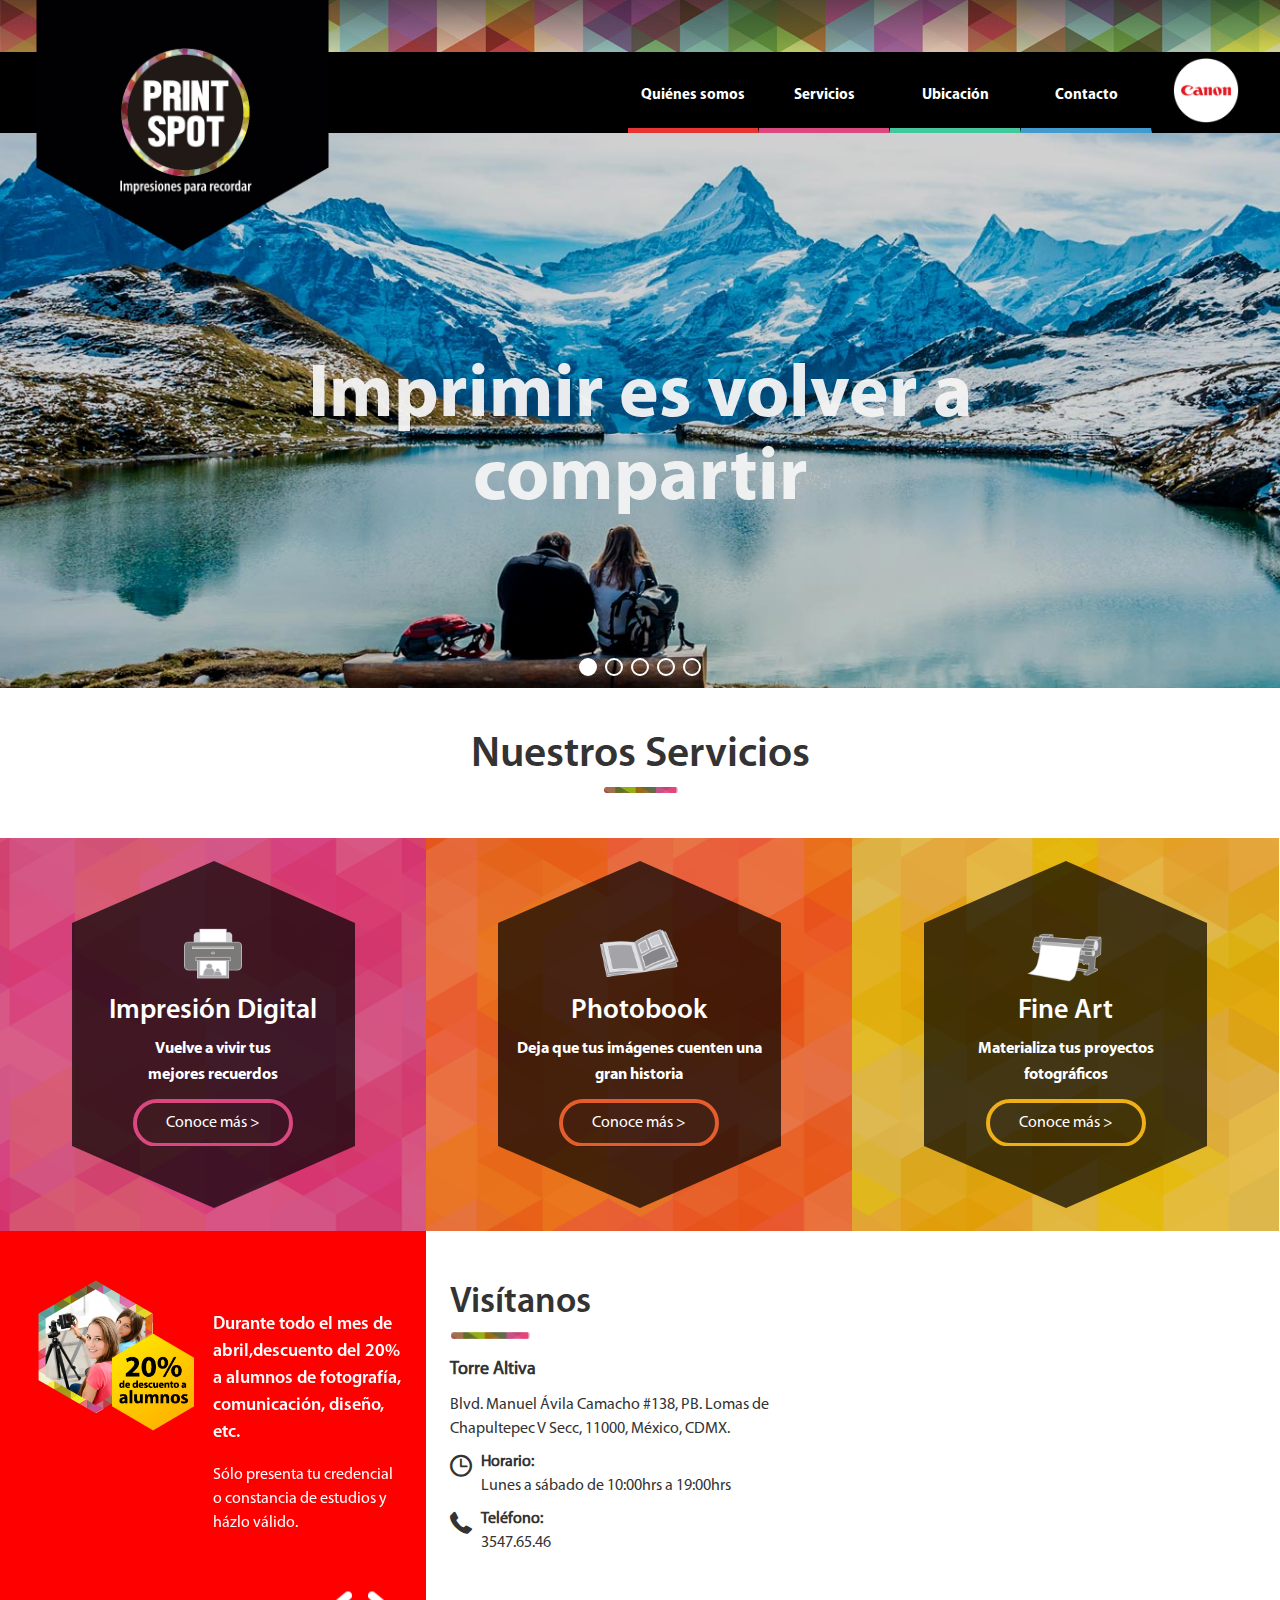
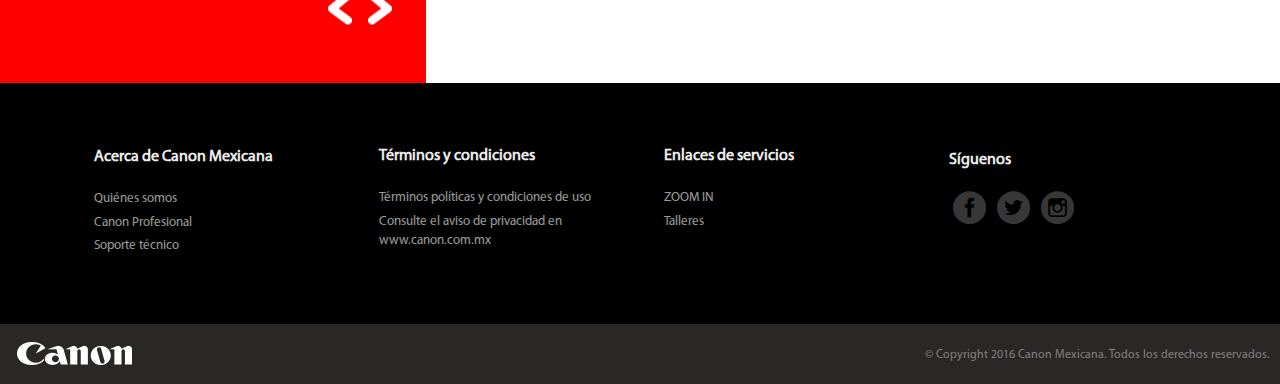
<file: index.html>
<!DOCTYPE html>
<html lang="es">
<head>
	<meta charset="UTF-8">
	<title>Print Spot | Canon</title>
	<link rel="stylesheet" href="style.css">
  <meta name="viewport" content="width=device-width, initial-scale=1.0">
  <link rel="icon" href="favicon.ico" type="image/x-icon"/>
<link rel="shortcut icon" href="favicon.ico" type="image/x-icon"/>


<script>

  (function(i,s,o,g,r,a,m){i['GoogleAnalyticsObject']=r;i[r]=i[r]||function(){

  (i[r].q=i[r].q||[]).push(arguments)},i[r].l=1*new Date();a=s.createElement(o),

  m=s.getElementsByTagName(o)[0];a.async=1;a.src=g;m.parentNode.insertBefore(a,m)

  })(window,document,'script','//www.google-analytics.com/analytics.js','ga');

 

  ga('create', 'UA-75109657-1', 'auto');

ga('require', 'displayfeatures');

  ga('send', 'pageview');

 </script>
</head>
<body>
 
<nav>
    <div class="nav-wrapper">
      <a href="" class=""><img src="assets/images/logo.png" alt="Print Spot Canon"></a>
      <a href="http://www.canon.com.mx"  target="_blank" class=""><img src="assets/images/logoCanon.png" alt="Print Spot Canon"></a>
      <a href="#" data-activates="mobile-demo" class="button-collapse"><i class="material-icons">menu</i></a>
      <ul class="menu-lg right hide-on-med-and-down">
        <li>
         <a class="full" href="quienes-somos.html">
           <img src="assets/images/btn-1.png" alt="">
           Quiénes somos
          </a>
        </li>
        <li>

         <a class='full dropdown-button' href='#' data-activates='dropdown1'>
          <img src="assets/images/btn-2.png" alt="">
         Servicios</a>

            <!-- Dropdown Structure -->
            <ul id='dropdown1' class='dropdown-content'>
              <li><a href="impresion-digital.html">Impresión Digital</a></li>
              <li><a href="photobook.html">Photobook</a></li>
              <li><a href="fine-art.html">Fine Art</a></li>
              <li><a href="digitalizacion-films.html">Digitalización</a></li>
            </ul>

        </li>
        <li>
         <a class="full" href="ubicacion.html">
           <img src="assets/images/btn-3.png" alt="">Ubicación
          </a>
        </li>
         <li>
         <a class="full" href="contacto.html">
           <img src="assets/images/btn-4.png" alt="">Contacto
          </a>
        </li>

        
      </ul>

      <ul class="side-nav" id="mobile-demo">
       <li><span></span><a href="quienes-somos.html">Quiénes somos</a></li>
        <li class="no-padding">
        <ul class="collapsible collapsible-accordion">
          <li>
            <a class="collapsible-header"> <i class="material-icons">keyboard_arrow_right</i>Servicios
            </a>
            <div class="collapsible-body">
              <ul>
                <li><a href="impresion-digital.html">Impresión Digital</a></li>
                <li><a href="photobook.html">Photobook</a></li>
                <li><a href="fine-art.html">Fine Art</a></li>
                <li><a href="digitalizacion-films.html">Digitalización</a></li>
              </ul>
            </div>
          </li>
        </ul>
      </li>
        <li><span></span><a href="ubicacion.html">Ubicación</a></li>
        <li><span></span><a href="contacto.html">Contacto</a></li>
      </ul>
    </div>
  </nav>


   <div class="slider">
    <ul class="slides">
      <li>
          <img src="assets/images/bgEyecatcher.jpg"> <!-- random image -->
        <div class="caption center-align">
          <h3>Imprimir es volver a compartir</h3>
          
        </div>
      </li>
        <li>
          <img src="assets/images/bgEyecatcherTwo.jpg"> <!-- random image -->
        <div class="caption center-align">
          <h3>Imprimir es volver a recordar</h3>
          
        </div>
      </li>
       <li>
          <img src="assets/images/bgEyecatcherThree.jpg"> <!-- random image -->
        <div class="caption center-align">
          <h3>Imprimir es volver a nacer</h3>
          
        </div>
      </li>
       <li>
          <img src="assets/images/bgEyecatcherFour.jpg"> <!-- random image -->
        <div class="caption center-align">
          <h3>Imprimir es volver a sentir</h3>
          
        </div>
      </li>
       <li>
          <img class="lgImg" src="assets/images/bgEyecatcherFive.jpg"> <!-- random image -->
          <img class="smImg" src="assets/images/bgEyecatcherFiveSmall.jpg"> <!-- random image -->
        <div class="caption center-align">
          <h3>Imprimir es volver a viajar</h3>
          
        </div>
      </li>
    

    </ul>
  </div>
      



<section class="service">
  <h2>Nuestros Servicios</h2>
  <img src="assets/images/plecaTitle.png" alt="Canon servicios de impresión">
</section>  
<section class="services">
  <article>
  <div class="text" id="hexagon"> 
     <img src="assets/images/iconHome1.png" alt="">
      <h3>Impresión Digital</h3>
      <p>Vuelve a vivir tus <br> mejores recuerdos</p>
      <button class="btnpink" onclick="window.location='impresion-digital.html';">
        Conoce más >
      </button>
    </div>   
  </article>
   <article>
   <div class="text" id="hexagon"> 
      <img src="assets/images/iconHome2.png" alt="">
    <h3>Photobook</h3>
    <p> Deja que tus imágenes cuenten una gran historia</p>
    <button class="btnoranges" onclick="window.location='photobook.html';">
      Conoce más >
    </button>
    </div>
  </article>
   <article>
   <div class="text" id="hexagon"> 
      <img src="assets/images/iconHome3.png" alt="">
    <h3>Fine Art</h3>
    <p>Materializa tus proyectos  fotográficos</p>
    <button class="btnyew" onclick="window.location='fine-art.html';">
      Conoce más >
    </button>
    </div>
  </article>
  
  
  
  
  
  
  <article id="demo">
      <div class="container">
        <div class="row">
          <div class="span12">

            <div id="owl-demo" class="owl-carousel">
            
            
              <div>
              <div class="img-promoss"><img src="assets/images/servicios/promo-1.png"></div>
              <div class="txt-promoss">
              <strong>Durante todo el mes de abril,descuento del 20% a alumnos de fotografía, comunicación, diseño, etc.</strong>  
              <p>Sólo presenta tu credencial o constancia de estudios y házlo válido.</p></div>
              </div>

              
               <div>
              <div class="img-promoss"><img src="assets/images/servicios/promo-2.png"></div>
              <div class="txt-promoss">
              <strong>Durante todo el mes de abril, descuento del 25% a socios Zoom iN.</strong>
              <p>Presenta tu credencial.</p> 
              </div>
              </div>
              
              
                 <div>
              <div class="img-promoss"><img src="assets/images/servicios/promo-3.png"></div>
              <div class="txt-promoss">
              <strong>Durante todo el mes de abril, descuento del 30% a socios CPS.</strong>
              <p>Presenta tu credencial.</p> 
              </div>
              </div>
              
        
              <div>
              <div class="img-promoss"><img src="assets/images/servicios/promo-4.png"></div>
              <div class="txt-promoss">
              <strong>Promociones especiales directamente en Print Spot</strong> 
              <p>¡visítanos y descúbrelas!</p>
              </div>
              </div>
              
           </div>
          </div>
          
        </div>
      </div>
  </article>
 <article>
 
 
 
 
 
 
 
 
 <div class="text">
  <h3>Visítanos</h3>
  <img src="assets/images/plecaTitle.png" alt="Canon servicios de impresión">
  <ul>
    <li>Torre Altiva</li>
    <li>Blvd. Manuel Ávila Camacho #138, PB.
               Lomas de Chapultepec V Secc, 11000, México, CDMX.</li>
    <li><span class="flaticon-clock"></span> <b>Horario:</b><br>
      Lunes a sábado de 10:00hrs a 19:00hrs</li>
    <li><span class="flaticon-technology"></span><b>Teléfono:</b><br>
     3547.65.46</li>
  </ul>
  </div>
 </article>
 <article>
  <iframe src="https://www.google.com/maps/embed?pb=!1m18!1m12!1m3!1d3762.522159748652!2d-99.21180123430263!3d19.433041457819435!2m3!1f0!2f0!3f0!3m2!1i1024!2i768!4f13.1!3m3!1m2!1s0x85d2021f0ff0a0fd%3A0xc3d186509777347d!2sCanon+Mexicana%2C+S.+de+R.L.+de+C.V.!5e0!3m2!1ses!2smx!4v1457544588915" width="100%" height="380px" frameborder="0" style="border:0" allowfullscreen></iframe>
 </article> 
</section>
<footer>
 <div class="wrapper-footer">
  <article>
  <ul class="collapsible popout" data-collapsible="accordion">
    <li>
      <div class="collapsible-header">Acerca de Canon Mexicana<i class="material-icons">add_box</i></div>
      <div class="collapsible-body">
        <p><a href="quienes-somos.html">Quiénes somos</a></p>
        <p><a href="http://www.canon.com.mx/cpsmexico/cps_que_es.aspx" target="_blank">Canon Profesional</a></p>
        <p><a href="http://www.canon.com.mx/servicio.aspx" target="_blank">Soporte técnico</a></p>
        
      </div>
    </li>
  </ul>
  </article>
  <article>
  <ul class="collapsible popout" data-collapsible="accordion">
    <li>
      <div class="collapsible-header">Términos y condiciones<i class="material-icons">add_box</i></div>
      <div class="collapsible-body">
        <p><a href="terminos.html">Términos políticas y condiciones de uso</a></p>
        <p><a href="http://www.canon.com.mx/" target="_blank">Consulte el aviso de privacidad en www.canon.com.mx</a></p>
      </div>  
    </li>
  </ul>
  </article>
   <article>
   <ul class="collapsible popout" data-collapsible="accordion">
    <li>
      <div class="collapsible-header">Enlaces de servicios<i class="material-icons">add_box</i></div>
      <div class="collapsible-body">
       <p><a href="http://www.canonzoomin.com/"  target="_blank">ZOOM IN</a></p>
       <p><a href="http://www.canon.com.mx/cursos.aspx"  target="_blank">Talleres</a></p>
      </div>
    </li>
    </ul>
  </article>
   <article>
   <ul class="collapsible popout" data-collapsible="accordion">
    <li>
     <p>
       <span class="follow">Síguenos</span>
       <a href="https://es-la.facebook.com/canonmexicana" target="_blank" class="social flaticon-social"></a>
       <a href="https://twitter.com/canonmexicana?lang=es" target="_blank" class="social flaticon-social-media"></a>
       <a href="https://www.instagram.com/canonmexicana/?hl=es" target="_blank" class="social flaticon-social-media-1"></a>
     </p>
    </li>
    </ul>
  </article>

 </div> 
  <article>
  <div class="wrapper-footerEnds">
     <img src="assets/images/log.png" alt="">
      <p>© Copyright 2016 Canon Mexicana. <br> Todos los derechos reservados.</p>
    </div>  
  </article>
</footer>   
</body>
<script type="text/javascript" src="https://code.jquery.com/jquery-2.1.1.min.js"></script>
<script type="text/javascript" src="assets/js/owl.carousel.js"></script>
<script type="text/javascript" src="assets/js/bin/materialize.js"></script>
<script src="assets/js/main.js"></script>

    <script>
    $(document).ready(function() {
      $("#owl-demo").owlCarousel({
        autoPlay : 3000,
        stopOnHover : true,
        navigation:true,
        paginationSpeed : 1000,
        goToFirstSpeed : 2000,
        singleItem : true,
        autoHeight : true,
        transitionStyle:"fade"
      });
    });
    </script>
</html>
</file>
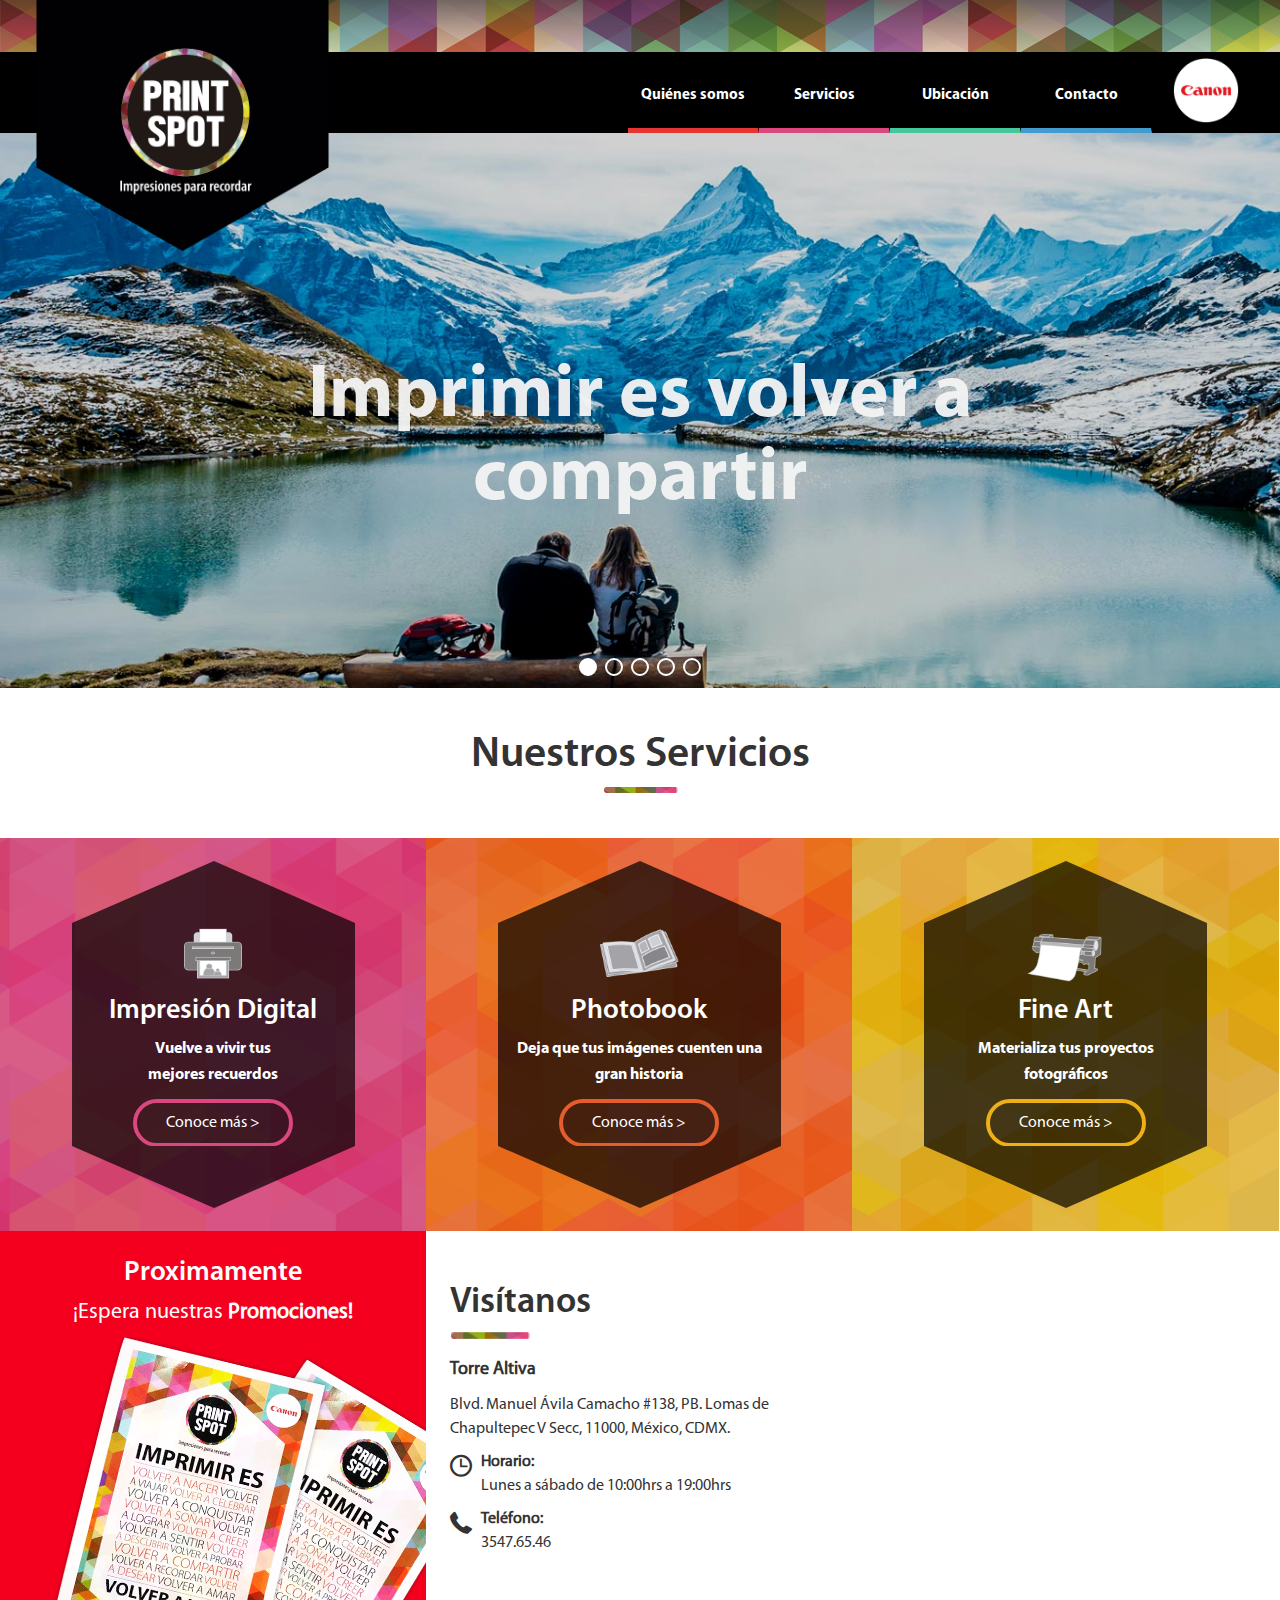
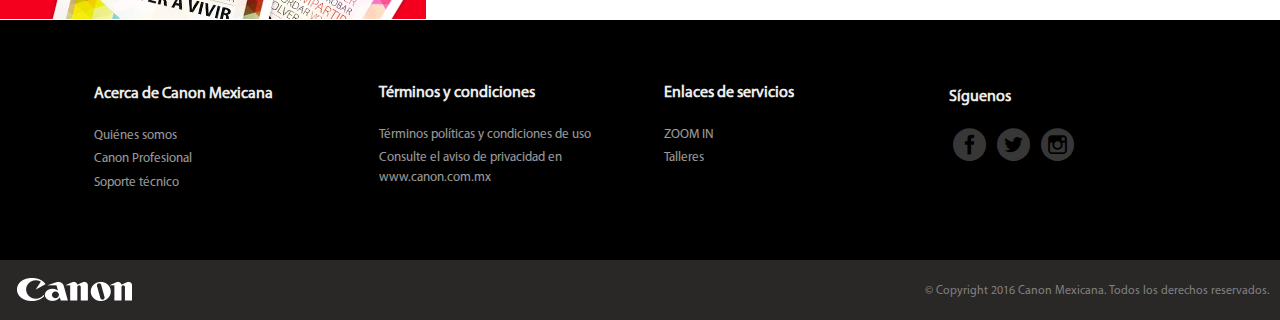
<file: backup/index.html>
<!DOCTYPE html>
<html lang="es">
<head>
	<meta charset="UTF-8">
	<title>Print Spot | Canon</title>
	<link rel="stylesheet" href="style.css">
  <meta name="viewport" content="width=device-width, initial-scale=1.0">
  <link rel="icon" href="favicon.ico" type="image/x-icon"/>
<link rel="shortcut icon" href="favicon.ico" type="image/x-icon"/>


<script>

  (function(i,s,o,g,r,a,m){i['GoogleAnalyticsObject']=r;i[r]=i[r]||function(){

  (i[r].q=i[r].q||[]).push(arguments)},i[r].l=1*new Date();a=s.createElement(o),

  m=s.getElementsByTagName(o)[0];a.async=1;a.src=g;m.parentNode.insertBefore(a,m)

  })(window,document,'script','//www.google-analytics.com/analytics.js','ga');

 

  ga('create', 'UA-75109657-1', 'auto');

ga('require', 'displayfeatures');

  ga('send', 'pageview');

 </script>
</head>
<body>
 
<nav>
    <div class="nav-wrapper">
      <a href="" class=""><img src="assets/images/logo.png" alt="Print Spot Canon"></a>
      <a href="http://www.canon.com.mx"  target="_blank" class=""><img src="assets/images/logoCanon.png" alt="Print Spot Canon"></a>
      <a href="#" data-activates="mobile-demo" class="button-collapse"><i class="material-icons">menu</i></a>
      <ul class="menu-lg right hide-on-med-and-down">
        <li>
         <a class="full" href="quienes-somos.html">
           <img src="assets/images/btn-1.png" alt="">
           Quiénes somos
          </a>
        </li>
        <li>

         <a class='full dropdown-button' href='#' data-activates='dropdown1'>
          <img src="assets/images/btn-2.png" alt="">
         Servicios</a>

            <!-- Dropdown Structure -->
            <ul id='dropdown1' class='dropdown-content'>
              <li><a href="impresion-digital.html">Impresión Digital</a></li>
              <li><a href="photobook.html">Photobook</a></li>
              <li><a href="fine-art.html">Fine Art</a></li>
              <li><a href="digitalizacion-films.html">Digitalización</a></li>
            </ul>

        </li>
        <li>
         <a class="full" href="ubicacion.html">
           <img src="assets/images/btn-3.png" alt="">Ubicación
          </a>
        </li>
         <li>
         <a class="full" href="contacto.html">
           <img src="assets/images/btn-4.png" alt="">Contacto
          </a>
        </li>

        
      </ul>

      <ul class="side-nav" id="mobile-demo">
       <li><span></span><a href="quienes-somos.html">Quiénes somos</a></li>
        <li class="no-padding">
        <ul class="collapsible collapsible-accordion">
          <li>
            <a class="collapsible-header"> <i class="material-icons">keyboard_arrow_right</i>Servicios
            </a>
            <div class="collapsible-body">
              <ul>
                <li><a href="impresion-digital.html">Impresión Digital</a></li>
                <li><a href="photobook.html">Photobook</a></li>
                <li><a href="fine-art.html">Fine Art</a></li>
                <li><a href="digitalizacion-films.html">Digitalización</a></li>
              </ul>
            </div>
          </li>
        </ul>
      </li>
        <li><span></span><a href="ubicacion.html">Ubicación</a></li>
        <li><span></span><a href="contacto.html">Contacto</a></li>
      </ul>
    </div>
  </nav>


   <div class="slider">
    <ul class="slides">
      <li>
          <img src="assets/images/bgEyecatcher.jpg"> <!-- random image -->
        <div class="caption center-align">
          <h3>Imprimir es volver a compartir</h3>
          
        </div>
      </li>
        <li>
          <img src="assets/images/bgEyecatcherTwo.jpg"> <!-- random image -->
        <div class="caption center-align">
          <h3>Imprimir es volver a recordar</h3>
          
        </div>
      </li>
       <li>
          <img src="assets/images/bgEyecatcherThree.jpg"> <!-- random image -->
        <div class="caption center-align">
          <h3>Imprimir es volver a nacer</h3>
          
        </div>
      </li>
       <li>
          <img src="assets/images/bgEyecatcherFour.jpg"> <!-- random image -->
        <div class="caption center-align">
          <h3>Imprimir es volver a sentir</h3>
          
        </div>
      </li>
       <li>
          <img class="lgImg" src="assets/images/bgEyecatcherFive.jpg"> <!-- random image -->
          <img class="smImg" src="assets/images/bgEyecatcherFiveSmall.jpg"> <!-- random image -->
        <div class="caption center-align">
          <h3>Imprimir es volver a viajar</h3>
          
        </div>
      </li>
    

    </ul>
  </div>
      



<section class="service">
  <h2>Nuestros Servicios</h2>
  <img src="assets/images/plecaTitle.png" alt="Canon servicios de impresión">
</section>  
<section class="services">
  <article>
  <div class="text" id="hexagon"> 
     <img src="assets/images/iconHome1.png" alt="">
      <h3>Impresión Digital</h3>
      <p>Vuelve a vivir tus <br> mejores recuerdos</p>
      <button class="btnpink" onclick="window.location='impresion-digital.html';">
        Conoce más >
      </button>
    </div>   
  </article>
   <article>
   <div class="text" id="hexagon"> 
      <img src="assets/images/iconHome2.png" alt="">
    <h3>Photobook</h3>
    <p> Deja que tus imágenes cuenten una gran historia</p>
    <button class="btnoranges" onclick="window.location='photobook.html';">
      Conoce más >
    </button>
    </div>
  </article>
   <article>
   <div class="text" id="hexagon"> 
      <img src="assets/images/iconHome3.png" alt="">
    <h3>Fine Art</h3>
    <p>Materializa tus proyectos  fotográficos</p>
    <button class="btnyew" onclick="window.location='fine-art.html';">
      Conoce más >
    </button>
    </div>
  </article>
  <article>
  <div class="text">
    <a href="#">
    <h3>Proximamente</h3>
    <h4>
      ¡Espera nuestras  
      <b>Promociones!
     
      </b> 
    </h4>
    <img src="assets/images/tickets.png" alt="">
   </a>
   </div> 
  </article>
 <article>
 <div class="text">
  <h3>Visítanos</h3>
  <img src="assets/images/plecaTitle.png" alt="Canon servicios de impresión">
  <ul>
    <li>Torre Altiva</li>
    <li>Blvd. Manuel Ávila Camacho #138, PB.
               Lomas de Chapultepec V Secc, 11000, México, CDMX.</li>
    <li><span class="flaticon-clock"></span> <b>Horario:</b><br>
      Lunes a sábado de 10:00hrs a 19:00hrs</li>
    <li><span class="flaticon-technology"></span><b>Teléfono:</b><br>
     3547.65.46</li>
  </ul>
  </div>
 </article>
 <article>
  <iframe src="https://www.google.com/maps/embed?pb=!1m18!1m12!1m3!1d3762.522159748652!2d-99.21180123430263!3d19.433041457819435!2m3!1f0!2f0!3f0!3m2!1i1024!2i768!4f13.1!3m3!1m2!1s0x85d2021f0ff0a0fd%3A0xc3d186509777347d!2sCanon+Mexicana%2C+S.+de+R.L.+de+C.V.!5e0!3m2!1ses!2smx!4v1457544588915" width="100%" height="380px" frameborder="0" style="border:0" allowfullscreen></iframe>
 </article> 
</section>
<footer>
 <div class="wrapper-footer">
  <article>
  <ul class="collapsible popout" data-collapsible="accordion">
    <li>
      <div class="collapsible-header">Acerca de Canon Mexicana<i class="material-icons">add_box</i></div>
      <div class="collapsible-body">
        <p><a href="quienes-somos.html">Quiénes somos</a></p>
        <p><a href="http://www.canon.com.mx/cpsmexico/cps_que_es.aspx" target="_blank">Canon Profesional</a></p>
        <p><a href="http://www.canon.com.mx/servicio.aspx" target="_blank">Soporte técnico</a></p>
        
      </div>
    </li>
  </ul>
  </article>
  <article>
  <ul class="collapsible popout" data-collapsible="accordion">
    <li>
      <div class="collapsible-header">Términos y condiciones<i class="material-icons">add_box</i></div>
      <div class="collapsible-body">
        <p><a href="terminos.html">Términos políticas y condiciones de uso</a></p>
        <p><a href="http://www.canon.com.mx/" target="_blank">Consulte el aviso de privacidad en www.canon.com.mx</a></p>
      </div>  
    </li>
  </ul>
  </article>
   <article>
   <ul class="collapsible popout" data-collapsible="accordion">
    <li>
      <div class="collapsible-header">Enlaces de servicios<i class="material-icons">add_box</i></div>
      <div class="collapsible-body">
       <p><a href="http://www.canonzoomin.com/"  target="_blank">ZOOM IN</a></p>
       <p><a href="http://www.canon.com.mx/cursos.aspx"  target="_blank">Talleres</a></p>
      </div>
    </li>
    </ul>
  </article>
   <article>
   <ul class="collapsible popout" data-collapsible="accordion">
    <li>
     <p>
       <span class="follow">Síguenos</span>
       <a href="https://es-la.facebook.com/canonmexicana" target="_blank" class="social flaticon-social"></a>
       <a href="https://twitter.com/canonmexicana?lang=es" target="_blank" class="social flaticon-social-media"></a>
       <a href="https://www.instagram.com/canonmexicana/?hl=es" target="_blank" class="social flaticon-social-media-1"></a>
     </p>
    </li>
    </ul>
  </article>

 </div> 
  <article>
  <div class="wrapper-footerEnds">
     <img src="assets/images/log.png" alt="">
      <p>© Copyright 2016 Canon Mexicana. <br> Todos los derechos reservados.</p>
    </div>  
  </article>
</footer>   
</body>
<script type="text/javascript" src="https://code.jquery.com/jquery-2.1.1.min.js"></script>
<script type="text/javascript" src="assets/js/bin/materialize.js"></script>
<script src="assets/js/main.js"></script>
</html>
</file>
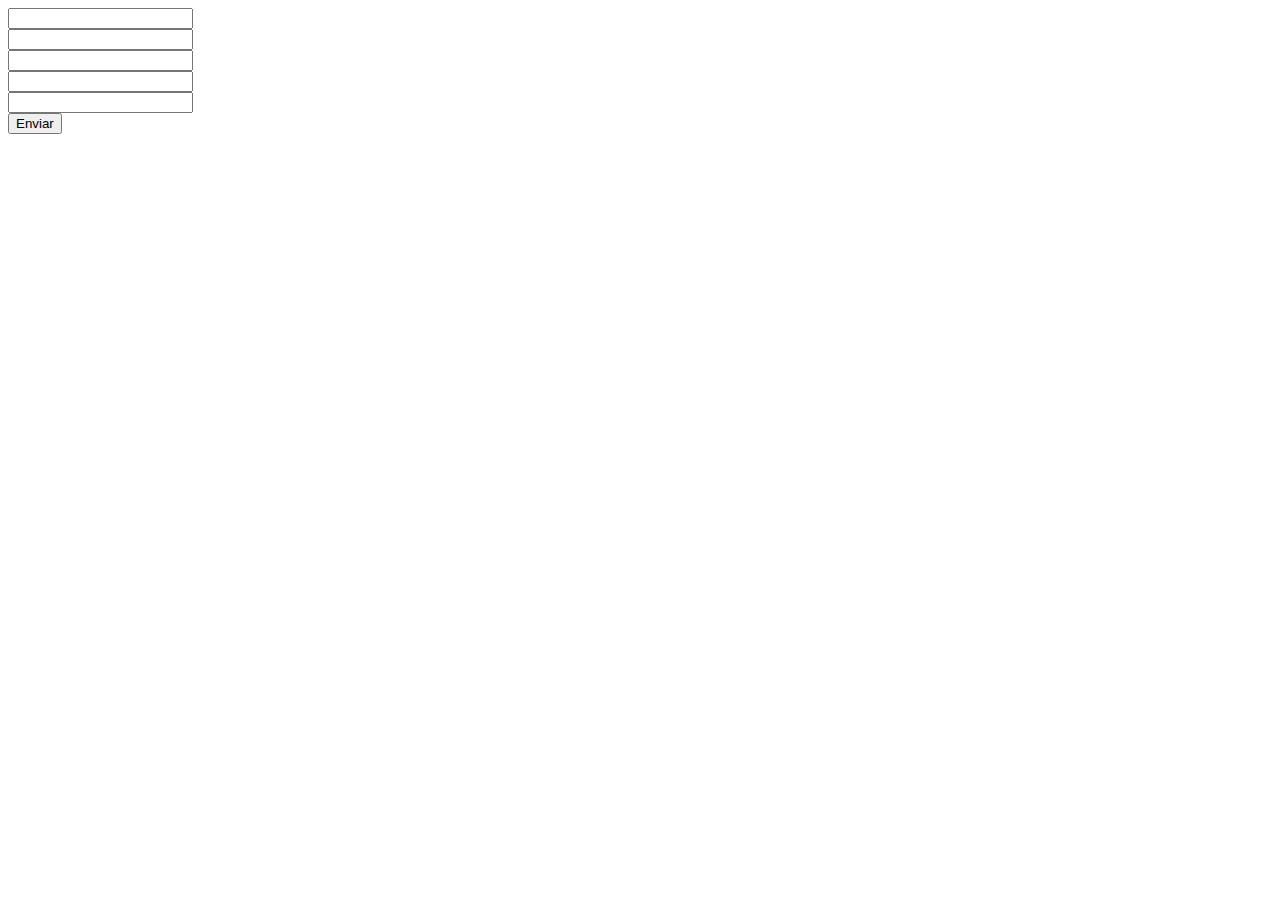
<file: backup/email/index.html>
<!DOCTYPE html>
<html>
	<head>
		<meta charset="utf-8">
		<meta http-equiv="X-UA-Compatible" content="IE=edge">
		<title>demo</title>
		<link rel="stylesheet" href="">
	</head>
	<body>
		<form action="jvascript:void(0);" method="POST" id="contact">
			<input type="text" name="nombre" id="nombre"><br/>
			<input type="text" name="asunto" id="asunto"><br/>
			<input type="text" name="telefono" id="telefono"><br/>
			<input type="text" name="email" id="email"><br/>
			<input type="text" name="mensaje" id="mensaje"><br/>
			<input type="submit" value="Enviar"><br/>
		</form>
	</body>
	<script type="text/javascript" src="https://code.jquery.com/jquery-2.1.1.min.js"></script>
	<script>
		$(document).ready(function() {
			$('form#contact').submit(function(event) {
				event.preventDefault();

				var formData = $('form#contact').serialize();
				$.ajax({
					url: 'ajax_send_email.php',
					data: formData,
					type: 'POST',
					success: function(data){
						if(data){
							//window.location = 'index.html';
						}
					}
				});
		});


	});
	</script>
</html>
</file>
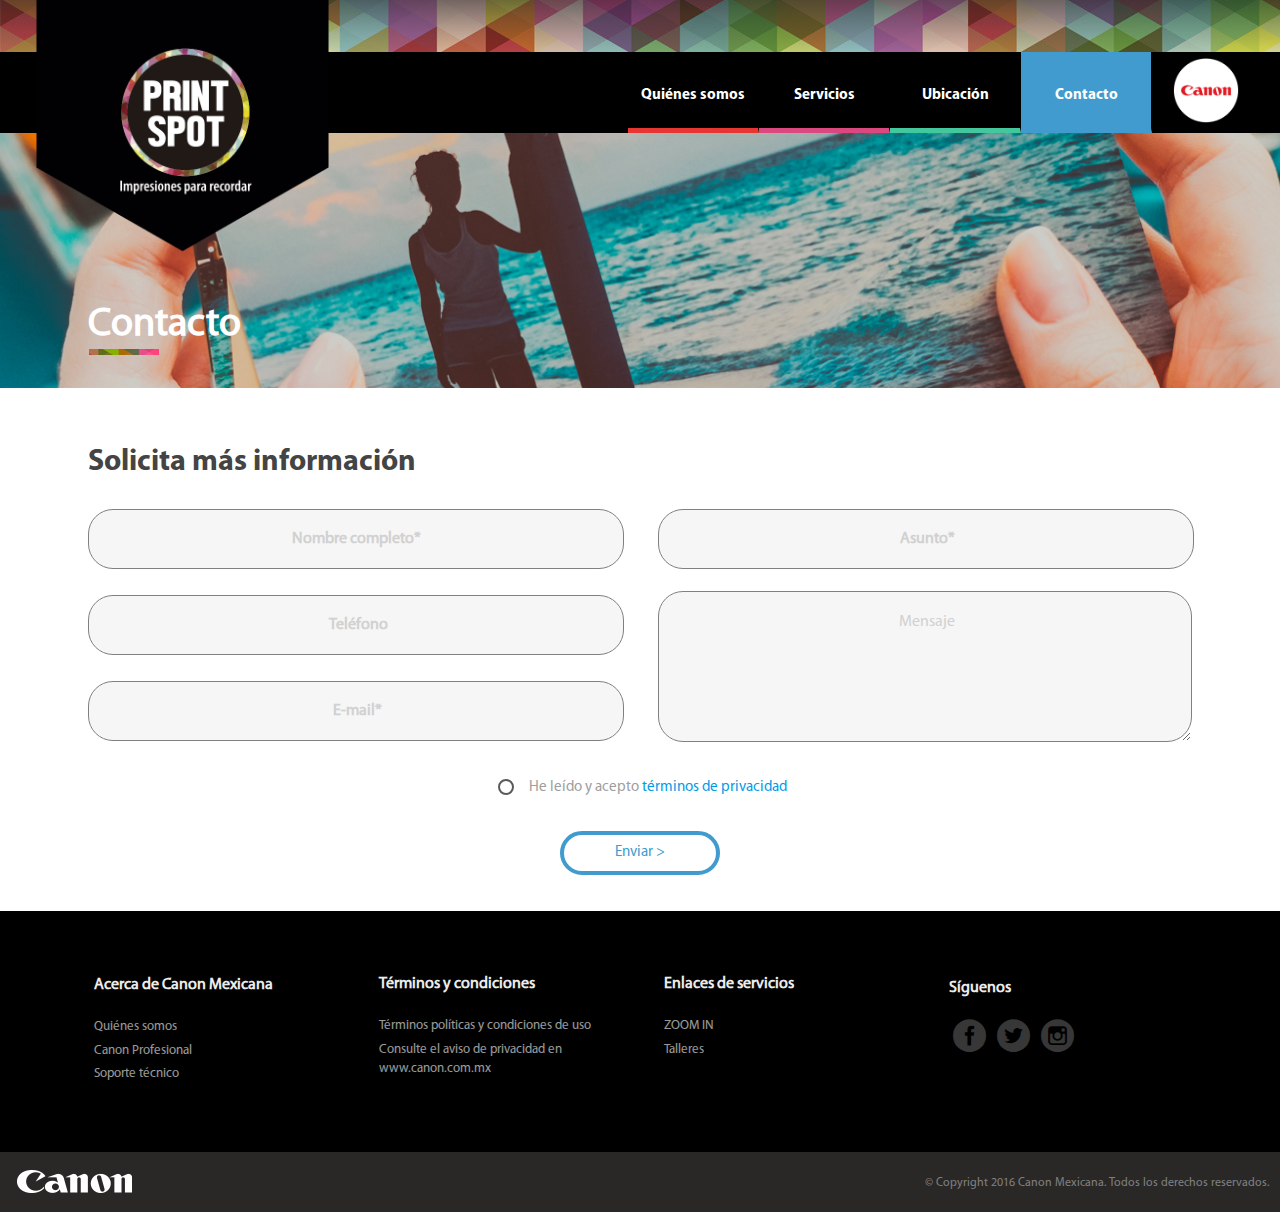
<file: contacto.html>
<!DOCTYPE html>
<html lang="es">
<head>
	<meta charset="UTF-8">
	<title>Print Spot | Canon</title>
	<link rel="stylesheet" href="style.css">
  <meta name="viewport" content="width=device-width, initial-scale=1.0">
  <link rel="icon" href="favicon.ico" type="image/x-icon"/>
<link rel="shortcut icon" href="favicon.ico" type="image/x-icon"/>
<script>

  (function(i,s,o,g,r,a,m){i['GoogleAnalyticsObject']=r;i[r]=i[r]||function(){

  (i[r].q=i[r].q||[]).push(arguments)},i[r].l=1*new Date();a=s.createElement(o),

  m=s.getElementsByTagName(o)[0];a.async=1;a.src=g;m.parentNode.insertBefore(a,m)

  })(window,document,'script','//www.google-analytics.com/analytics.js','ga');

 

  ga('create', 'UA-75109657-1', 'auto');

ga('require', 'displayfeatures');

  ga('send', 'pageview');

 

</script>
</head>
<body>
 
<nav>
    <div class="nav-wrapper">
      <a href="index.html" class=""><img src="assets/images/logo.png" alt="Print Spot Canon"></a>
      <a href="http://www.canon.com.mx"  target="_blank" class=""><img src="assets/images/logoCanon.png" alt="Print Spot Canon"></a>
      <a href="#" data-activates="mobile-demo" class="button-collapse"><i class="material-icons">menu</i></a>
      <ul class="menu-lg right hide-on-med-and-down">
        <li>
         <a class="full " href="quienes-somos.html">
           <img src="assets/images/btn-1.png" alt="">
           Quiénes somos
          </a>
        </li>
        <li>

         <a class='full dropdown-button' href='#' data-activates='dropdown1'>
          <img src="assets/images/btn-2.png" alt="">
         Servicios</a>

            <!-- Dropdown Structure -->
            <ul id='dropdown1' class='dropdown-content'>
              <li><a href="impresion-digital.html">Impresión Digital</a></li>
              <li><a href="photobook.html">Photobook</a></li>
              <li><a href="fine-art.html">Fine Art</a></li>
             <li><a href="digitalizacion-films.html">Digitalización</a></li>
            </ul>
      
        </li>
        <li>
         <a class="full" href="ubicacion.html">
           <img src="assets/images/btn-3.png" alt="">Ubicación
          </a>
        </li>
         <li>
         <a class="full activeBlue " href="contacto.html">
           <img src="assets/images/btn-4.png" alt="">Contacto
          </a>
        </li>

        
      </ul>

      <ul class="side-nav" id="mobile-demo">
       <li><span></span><a  href="quienes-somos.html">Quiénes somos</a></li>
        <li class="no-padding">
        <ul class="collapsible collapsible-accordion">
          <li>
            <a class="collapsible-header"> <i class="material-icons">keyboard_arrow_right</i>Servicios
            </a>
            <div class="collapsible-body">
              <ul>
                <li><a href="impresion-digital.html">Impresión Digital</a></li>
                <li><a href="photobook.html">Photobook</a></li>
                <li><a href="fine-art.html">Fine Art</a></li>
                <li><a href="digitalizacion-films.html">Digitalización</a></li>
              </ul>
            </div>
          </li>
        </ul>
      </li>
        <li><span></span><a href="ubicacion.html">Ubicación</a></li>
        <li><span></span><a href="contacto.html">Contacto</a></li>
      </ul>
    </div>
  </nav>


 <section class="headerIn headerContacto">
   <div class="wrapper">
     <h2>Contacto</h2>
     <img src="assets/images/plecaTitlePink.png" alt="Canon servicios de impresión">
   </div>
 </section>




<section class="form">

    <form id="contact" method="POST" action="javascript:void(0);">
    <h3>Solicita más información</h3>
      <article>
        <input type="text" name="nombre"   placeholder=" Nombre completo* "  required>
        <input type="text" name="telefono" placeholder="  Teléfono" required>
        <input type="email" name="email" placeholder=" E-mail*" required>
      </article>
      <article>
        <input type="text" placeholder=" Asunto*" name="asunto" required>
        <textarea name="mensaje" placeholder=" Mensaje" required></textarea>
      </article>
      <p>
      
        <input name="group1" type="radio" id="test1" required/>
        <label for="test1">He leído y acepto <a href="terminos.html">términos de privacidad</a></label>
      </p>
      <input type="submit" value="Enviar >">
     </form> 
</section>
 <article class="alert" style="display: none;">
   Tu mensaje se ha enviado
 </article>

<footer>
 <div class="wrapper-footer">
  <article>
  <ul class="collapsible popout" data-collapsible="accordion">
    <li>
      <div class="collapsible-header">Acerca de Canon Mexicana<i class="material-icons">add_box</i></div>
      <div class="collapsible-body">
        <p><a href="quienes-somos.html">Quiénes somos</a></p>
        <p><a href="http://www.canon.com.mx/cpsmexico/cps_que_es.aspx" target="_blank">Canon Profesional</a></p>
        <p><a href="http://www.canon.com.mx/servicio.aspx" target="_blank">Soporte técnico</a></p>
        
      </div>
    </li>
  </ul>
  </article>
  <article>
  <ul class="collapsible popout" data-collapsible="accordion">
    <li>
      <div class="collapsible-header">Términos y condiciones<i class="material-icons">add_box</i></div>
      <div class="collapsible-body">
        <p><a href="terminos.html">Términos políticas y condiciones de uso</a></p>
        <p><a href="http://www.canon.com.mx/" target="_blank">Consulte el aviso de privacidad en www.canon.com.mx</a></p>
      </div>  
    </li>
  </ul>
  </article>
   <article>
   <ul class="collapsible popout" data-collapsible="accordion">
    <li>
      <div class="collapsible-header">Enlaces de servicios<i class="material-icons">add_box</i></div>
      <div class="collapsible-body">
       <p><a href="http://www.canonzoomin.com/"  target="_blank">ZOOM IN</a></p>
       <p><a href="http://www.canon.com.mx/cursos.aspx"  target="_blank">Talleres</a></p>
      </div>
    </li>
    </ul>
  </article>
   <article>
   <ul class="collapsible popout" data-collapsible="accordion">
    <li>
     <p>
       <span class="follow">Síguenos</span>
       <a href="https://es-la.facebook.com/canonmexicana" target="_blank" class="social flaticon-social"></a>
       <a href="https://twitter.com/canonmexicana?lang=es" target="_blank" class="social flaticon-social-media"></a>
       <a href="https://www.instagram.com/canonmexicana/?hl=es" target="_blank" class="social flaticon-social-media-1"></a>
     </p>
    </li>
    </ul>
  </article>

 </div> 
  <article>
  <div class="wrapper-footerEnds">
     <img src="assets/images/log.png" alt="">
      <p>© Copyright 2016 Canon Mexicana. <br> Todos los derechos reservados.</p>
    </div>  
  </article>
</footer>   
</body>

</script>
<script type="text/javascript" src="https://code.jquery.com/jquery-2.1.1.min.js"></script>
<script type="text/javascript" src="assets/js/bin/materialize.js"></script>
<script src="assets/js/main.js"></script>
<script>
  $(document).ready(function() {
    $('form#contact').submit(function(event) {
      event.preventDefault();
      var formData = $('form#contact').serialize();
      $.ajax({
       url: 'mail/ajax_send_email.php',
       data: formData,
       type: 'POST',
       success: function(data){
        if(data){
          document.getElementById("contact").reset();
          $('.alert').css('display','block');
        }
       }
      });
    });
  });
 </script>
</html>
</file>
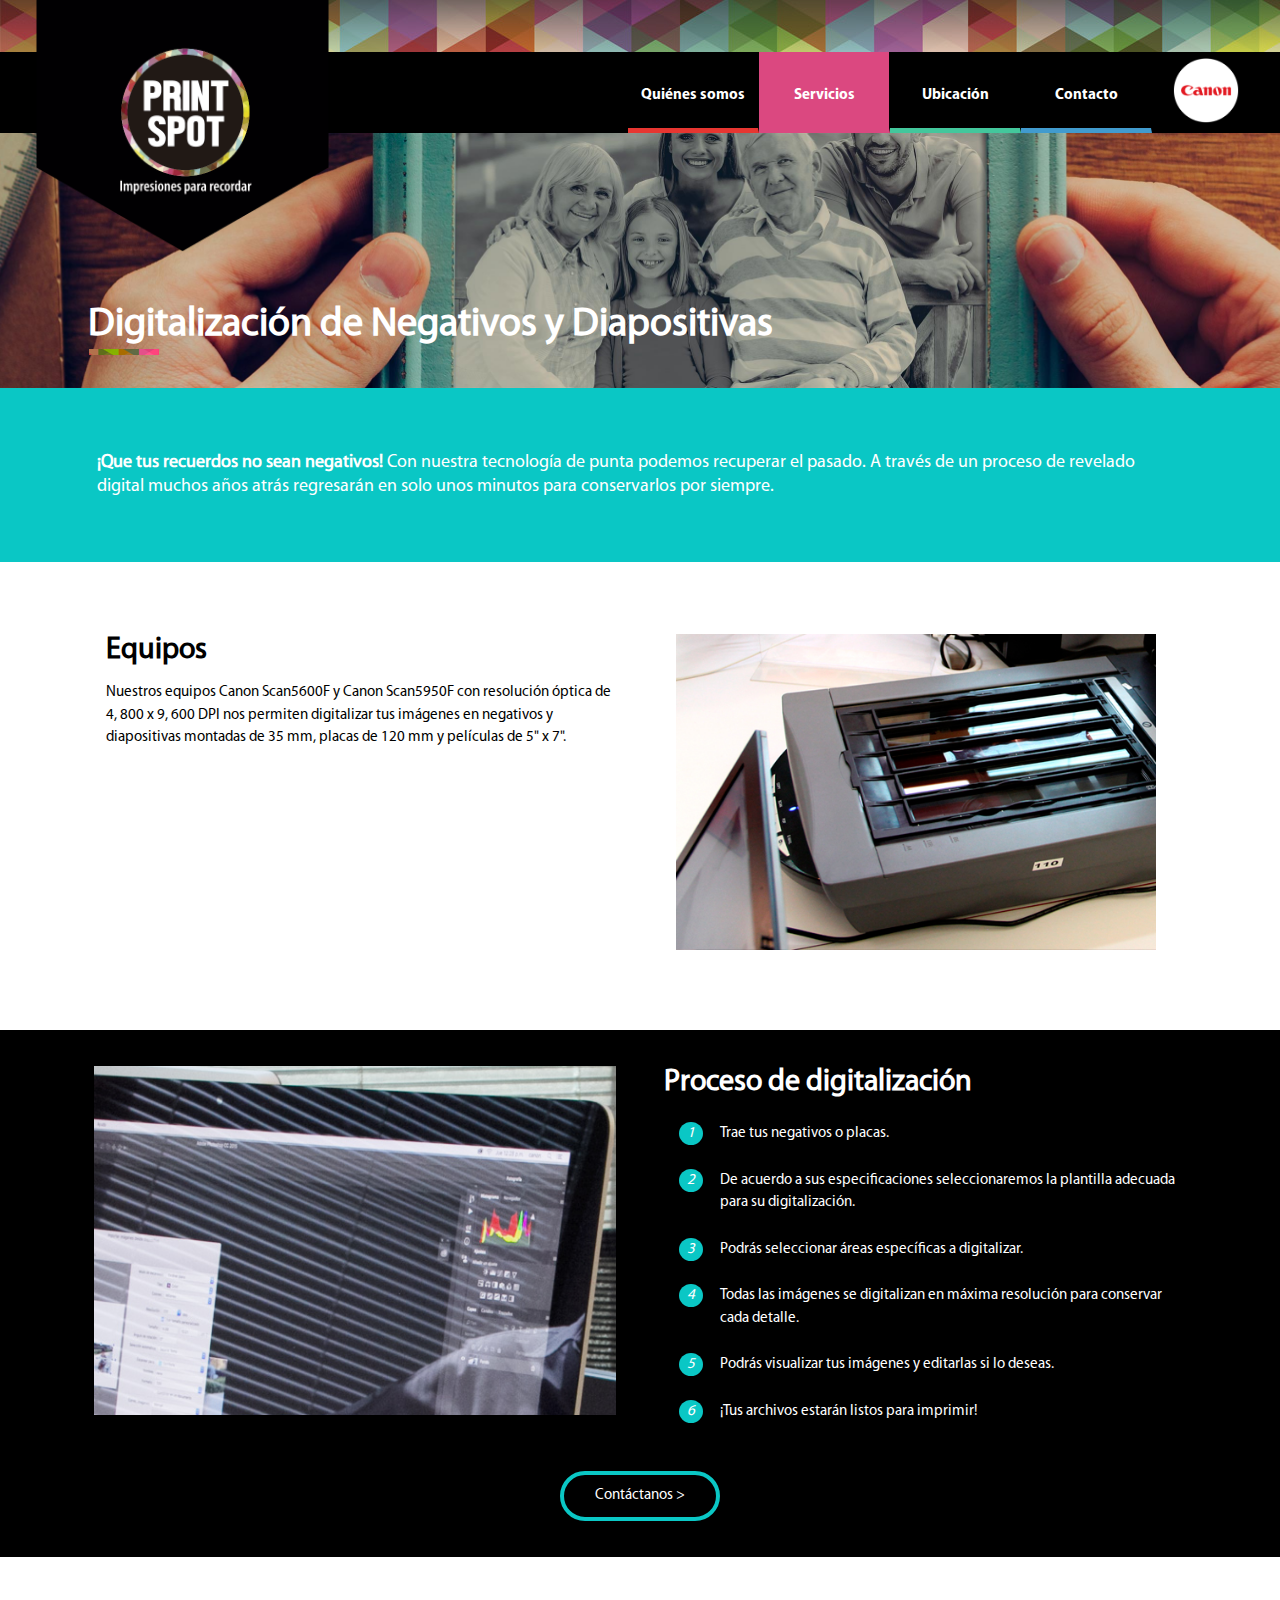
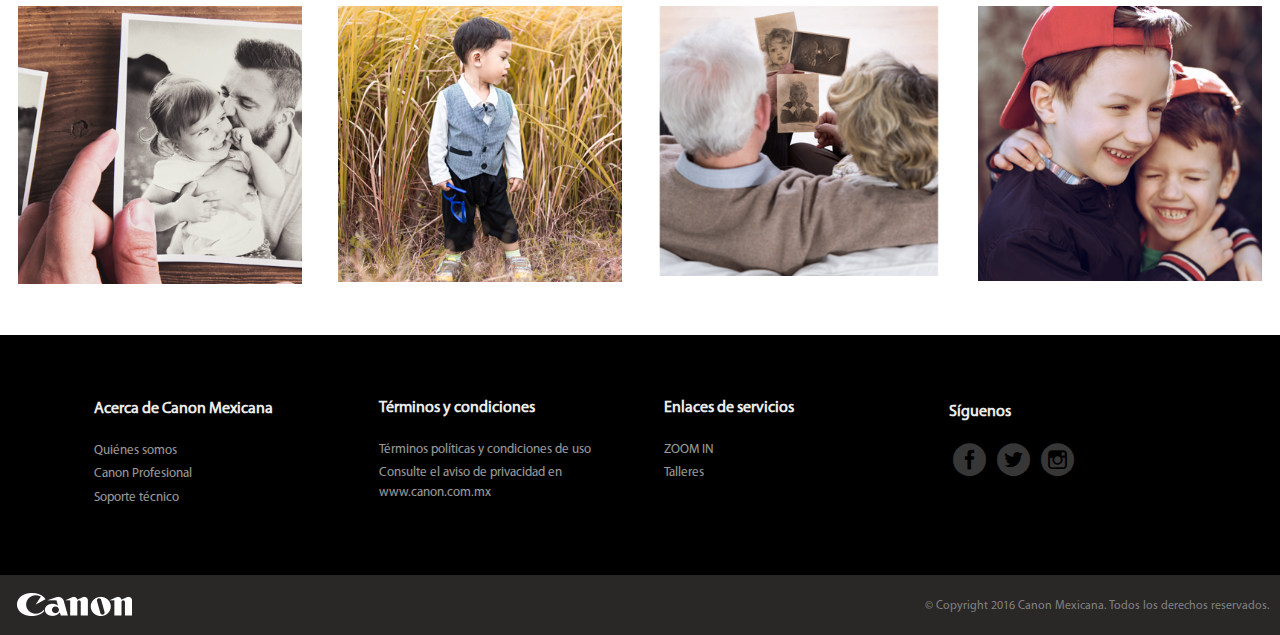
<file: digitalizacion-films.html>
<!DOCTYPE html>
<html lang="es">
<head>
	<meta charset="UTF-8">
	<title>Print Spot | Canon</title>
	<link rel="stylesheet" href="style.css">
  <meta name="viewport" content="width=device-width, initial-scale=1.0">
  <link rel="icon" href="favicon.ico" type="image/x-icon"/>
<link rel="shortcut icon" href="favicon.ico" type="image/x-icon"/>

<script>

  (function(i,s,o,g,r,a,m){i['GoogleAnalyticsObject']=r;i[r]=i[r]||function(){

  (i[r].q=i[r].q||[]).push(arguments)},i[r].l=1*new Date();a=s.createElement(o),

  m=s.getElementsByTagName(o)[0];a.async=1;a.src=g;m.parentNode.insertBefore(a,m)

  })(window,document,'script','//www.google-analytics.com/analytics.js','ga');

 

  ga('create', 'UA-75109657-1', 'auto');

ga('require', 'displayfeatures');

  ga('send', 'pageview');

 

</script>
</head>
<body>
 
<nav>
    <div class="nav-wrapper">
      <a href="index.html" class=""><img src="assets/images/logo.png" alt="Print Spot Canon"></a>
      <a href="http://www.canon.com.mx" class=""><img src="assets/images/logoCanon.png" alt="Print Spot Canon"></a>
      <a href="#" data-activates="mobile-demo" class="button-collapse"><i class="material-icons">menu</i></a>
      <ul class="menu-lg right hide-on-med-and-down">
        <li>
         <a class="full " href="quienes-somos.html">
           <img src="assets/images/btn-1.png" alt="">
           Quiénes somos
          </a>
        </li>
        <li>

         <a class='activePink full dropdown-button' href='#' data-activates='dropdown1'>
          <img src="assets/images/btn-2.png" alt="">
         Servicios</a>

            <!-- Dropdown Structure -->
            <ul id='dropdown1' class='dropdown-content'>
              <li><a href="impresion-digital.html">Impresión Digital</a></li>
              <li><a href="photobook.html">Photobook</a></li>
              <li><a href="fine-art.html">Fine Art</a></li>
             <li><a href="digitalizacion-films.html">Digitalización</a></li>
            </ul>
      
        </li>
        <li>
         <a class="full" href="ubicacion.html">
           <img src="assets/images/btn-3.png" alt="">Ubicación
          </a>
        </li>
         <li>
         <a class="full" href="contacto.html">
           <img src="assets/images/btn-4.png" alt="">Contacto
          </a>
        </li>

        
      </ul>

      <ul class="side-nav" id="mobile-demo">
       <li><span></span><a  href="quienes-somos.html">Quiénes somos</a></li>
        <li class="no-padding">
        <ul class="collapsible collapsible-accordion">
          <li>
            <a class="collapsible-header"> <i class=" material-icons">keyboard_arrow_right</i>Servicios
            </a>
            <div class="collapsible-body">
              <ul>
                <li><a href="impresion-digital.html">Impresión Digital</a></li>
                <li><a href="photobook.html">Photobook</a></li>
                <li><a href="fine-art.html">Fine Art</a></li>
               <li><a href="digitalizacion-films.html">Digitalización</a></li>
              </ul>
            </div>
          </li>
        </ul>
      </li>
        <li><span></span><a href="ubicacion.html">Ubicación</a></li>
        <li><span></span><a href="contacto.html">Contacto</a></li>
      </ul>
    </div>
  </nav>


 <section class="headerIn headerFilms">
   <div class="wrapper">
     <h2>Digitalización  de Negativos y Diapositivas</h2>
     <img src="assets/images/plecaTitlePink.png" alt="Canon servicios de impresión">
   </div>
 </section>


 <section class="extracto activeAcua">
   <div class="wrapper">
     <p>
       <b>¡Que tus recuerdos no sean negativos!</b>
       Con nuestra tecnología de punta podemos recuperar el pasado.  A través de un proceso de revelado digital muchos años atrás regresarán en solo unos minutos para conservarlos por siempre.
     </p>
   </div>
 </section>

 <section class="serviciosIn2">
  <div class="wrapper">
    <article>
      <h2>Equipos</h2>
      <p> Nuestros equipos Canon Scan5600F y Canon Scan5950F con resolución óptica de 4, 800 x 9, 600 DPI nos permiten digitalizar tus imágenes en negativos y diapositivas montadas de 35 mm, placas de 120 mm y películas de 5" x 7".</p>
     <!-- <ul>
        <li class="aqua">Lorem ipsum dolor sit amet</li>
        <li class="aqua">Lorem ipsum dolor sit amet</li>
        <li class="aqua">Lorem ipsum dolor sit amet</li>
        <li class="aqua">Lorem ipsum dolor sit amet</li>
   
      </ul>-->
    </article>

    <article>
      <div class="sliderr">
        <ul>
          
           <li>
            <img src="assets/images/servicios/slideFilms2.jpg"> <!-- random image -->
          </li>   
        </ul>
    </div>
    </article>
  </div>
 </section> 


<section class="descriptivo">
  <div class="wrapper">
    <article class"two">
      <figure>
        <img src=" assets/images/servicios/imgDigital.jpg" alt="#">
       </figure> 
      </article> 
    </article>
    <article>
       <h2>Proceso de digitalización</h2>
      <dd>
        <li>
           <i>
            <span class="activeAcua">1</span>
          </i>
           Trae tus negativos o placas.</li>
        <li>
          <i>
          <span class="activeAcua">2</span>
          </i>
          De acuerdo a sus especificaciones seleccionaremos la plantilla adecuada para su digitalización.
          </li>

        <li>
          <i>
         <span class="activeAcua">3</span></i>Podrás seleccionar áreas específicas a digitalizar.</li>
        <li>
          <i>
         <span class="activeAcua">4</span></i>Todas las imágenes se digitalizan en máxima resolución para conservar cada detalle.</li>
        <li>
          <i>
         <span class="activeAcua">5</span></i>Podrás visualizar tus imágenes y editarlas si lo deseas.</li>
        <li>
          <i>
         <span class="activeAcua">6</span></i>¡Tus archivos estarán listos para imprimir!</li>
      </dd>
    </article>
    <button class="aquas"onclick="window.location='contacto.html';">
      Contáctanos >
    </button>
    
  </div>
</section>


<section class="gallery">
  <div class="wrapper">
    <figure>
      <img src="assets/images/servicios/galFilm3.png" alt="">
    </figure>
    <figure>
      <img src="assets/images/servicios/galFilm4.png" alt="">
    </figure>
    <figure>
      <img src="assets/images/servicios/galFilm1.png" alt="">
    </figure>
    <figure>
      <img src="assets/images/servicios/galFilm2.png" alt="">
    </figure>
  </div>
</section>


<footer>
 <div class="wrapper-footer">
  <article>
  <ul class="collapsible popout" data-collapsible="accordion">
    <li>
      <div class="collapsible-header">Acerca de Canon Mexicana<i class="material-icons">add_box</i></div>
      <div class="collapsible-body">
        <p><a href="quienes-somos.html">Quiénes somos</a></p>
        <p><a href="http://www.canon.com.mx/cpsmexico/cps_que_es.aspx" target="_blank">Canon Profesional</a></p>
        <p><a href="http://www.canon.com.mx/servicio.aspx" target="_blank">Soporte técnico</a></p>
        
      </div>
    </li>
  </ul>
  </article>
  <article>
  <ul class="collapsible popout" data-collapsible="accordion">
    <li>
      <div class="collapsible-header">Términos y condiciones<i class="material-icons">add_box</i></div>
      <div class="collapsible-body">
        <p><a href="terminos.html">Términos políticas y condiciones de uso</a></p>
        <p><a href="http://www.canon.com.mx/" target="_blank">Consulte el aviso de privacidad en www.canon.com.mx</a></p>
      </div>  
    </li>
  </ul>
  </article>
   <article>
   <ul class="collapsible popout" data-collapsible="accordion">
    <li>
      <div class="collapsible-header">Enlaces de servicios<i class="material-icons">add_box</i></div>
      <div class="collapsible-body">
       <p><a href="http://www.canonzoomin.com/"  target="_blank">ZOOM IN</a></p>
       <p><a href="http://www.canon.com.mx/cursos.aspx"  target="_blank">Talleres</a></p>
      </div>
    </li>
    </ul>
  </article>
   <article>
   <ul class="collapsible popout" data-collapsible="accordion">
    <li>
     <p>
       <span class="follow">Síguenos</span>
       <a href="https://es-la.facebook.com/canonmexicana" target="_blank" class="social flaticon-social"></a>
       <a href="https://twitter.com/canonmexicana?lang=es" target="_blank" class="social flaticon-social-media"></a>
       <a href="https://www.instagram.com/canonmexicana/?hl=es" target="_blank" class="social flaticon-social-media-1"></a>
     </p>
    </li>
    </ul>
  </article>

 </div> 
  <article>
  <div class="wrapper-footerEnds">
     <img src="assets/images/log.png" alt="">
      <p>© Copyright 2016 Canon Mexicana. <br> Todos los derechos reservados.</p>
    </div>  
  </article>
</footer>
</body>
<script type="text/javascript" src="https://code.jquery.com/jquery-2.1.1.min.js"></script>
<script type="text/javascript" src="assets/js/bin/materialize.js"></script>
<script src="assets/js/main.js"></script>
</html>
</file>
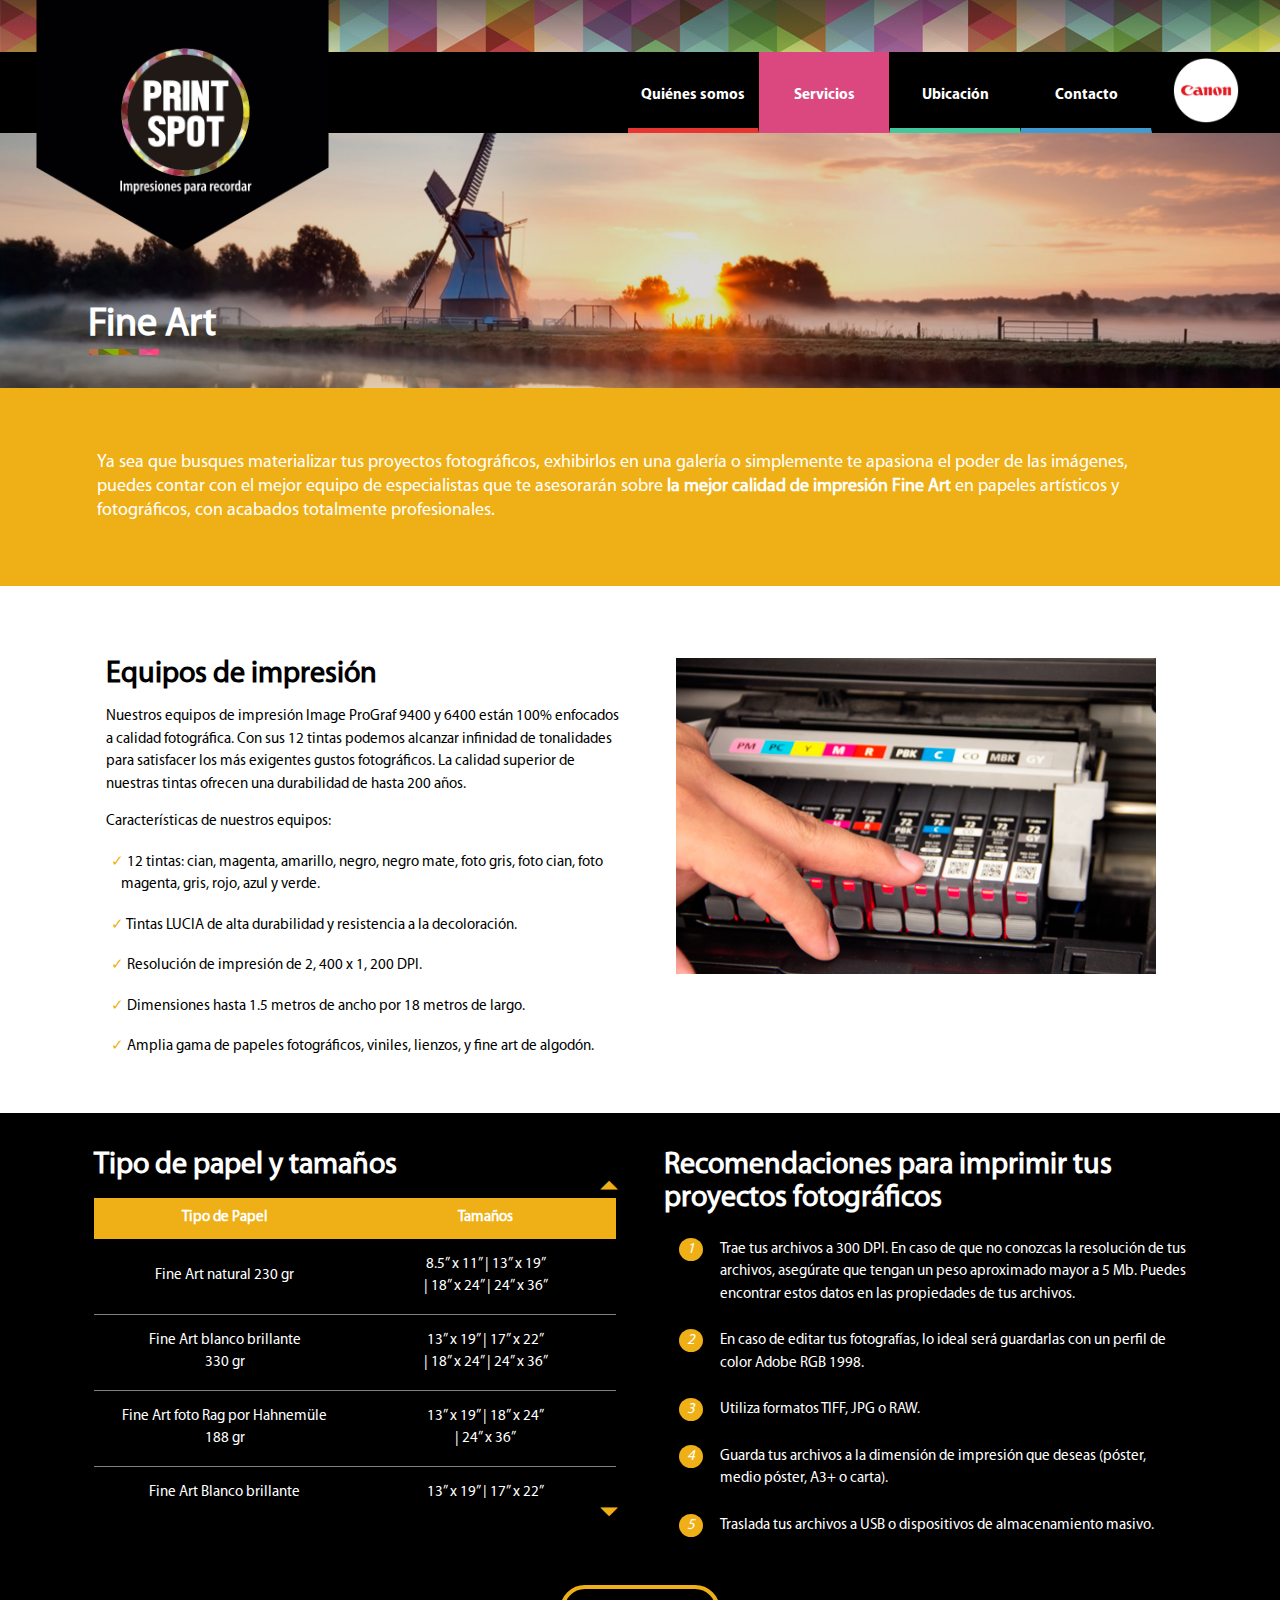
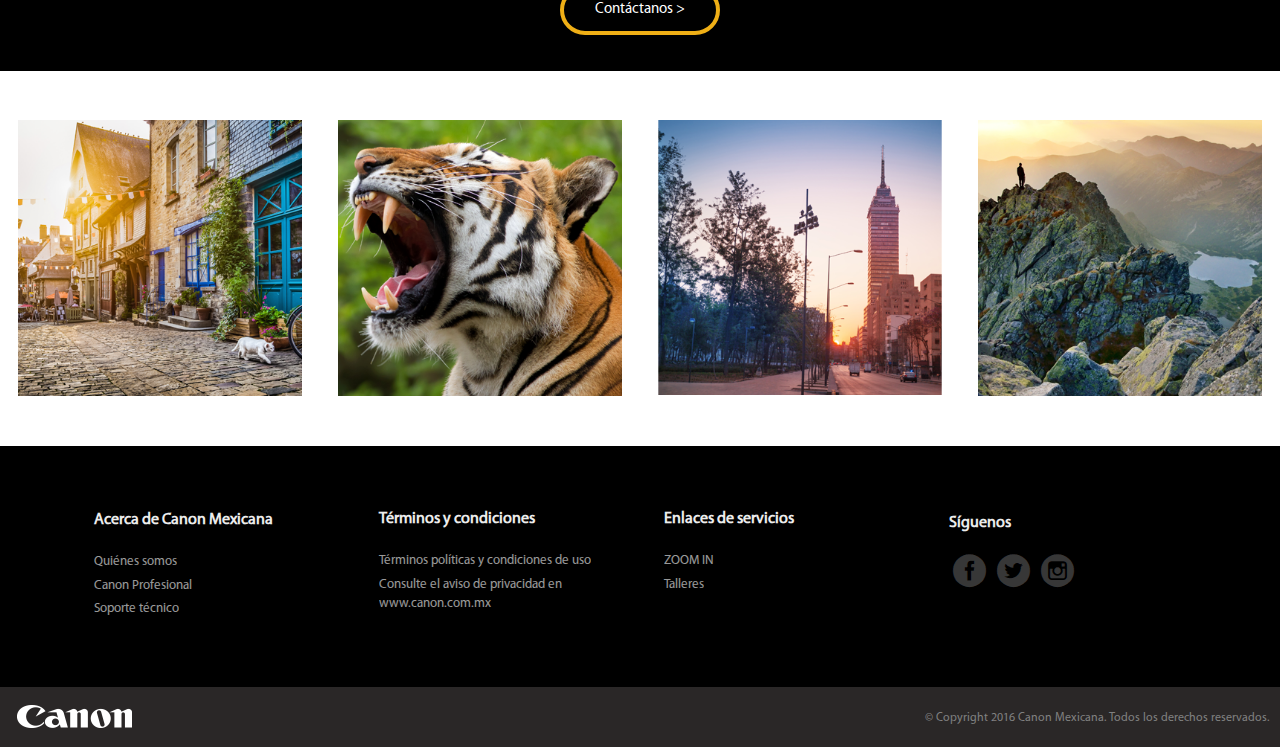
<file: fine-art.html>
<!DOCTYPE html>
<html lang="es">
<head>
	<meta charset="UTF-8">
	<title>Print Spot | Canon</title>
	<link rel="stylesheet" href="style.css">
  <meta name="viewport" content="width=device-width, initial-scale=1.0">
  <link rel="icon" href="favicon.ico" type="image/x-icon"/>
<link rel="shortcut icon" href="favicon.ico" type="image/x-icon"/>

<script>

  (function(i,s,o,g,r,a,m){i['GoogleAnalyticsObject']=r;i[r]=i[r]||function(){

  (i[r].q=i[r].q||[]).push(arguments)},i[r].l=1*new Date();a=s.createElement(o),

  m=s.getElementsByTagName(o)[0];a.async=1;a.src=g;m.parentNode.insertBefore(a,m)

  })(window,document,'script','//www.google-analytics.com/analytics.js','ga');

 

  ga('create', 'UA-75109657-1', 'auto');

ga('require', 'displayfeatures');

  ga('send', 'pageview');

 

</script>
</head>
<body>
 
<nav>
    <div class="nav-wrapper">
      <a href="index.html" class=""><img src="assets/images/logo.png" alt="Print Spot Canon"></a>
      <a href="http://www.canon.com.mx"  target="_blank" class=""><img src="assets/images/logoCanon.png" alt="Print Spot Canon"></a>
      <a href="#" data-activates="mobile-demo" class="button-collapse"><i class="material-icons">menu</i></a>
      <ul class="menu-lg right hide-on-med-and-down">
        <li>
         <a class="full " href="quienes-somos.html">
           <img src="assets/images/btn-1.png" alt="">
           Quiénes somos
          </a>
        </li>
        <li>

         <a class='activePink full dropdown-button' href='#' data-activates='dropdown1'>
          <img src="assets/images/btn-2.png" alt="">
         Servicios</a>

            <!-- Dropdown Structure -->
            <ul id='dropdown1' class='dropdown-content'>
              <li><a href="impresion-digital.html">Impresión Digital</a></li>
              <li><a href="photobook.html">Photobook</a></li>
              <li><a href="fine-art.html">Fine Art</a></li>
              <li><a href="digitalizacion-films.html">Digitalización</a></li>
            </ul>
     
        </li>
        <li>
         <a class="full" href="ubicacion.html">
           <img src="assets/images/btn-3.png" alt="">Ubicación
          </a>
        </li>
         <li>
         <a class="full" href="contacto.html">
           <img src="assets/images/btn-4.png" alt="">Contacto
          </a>
        </li>

        
      </ul>

      <ul class="side-nav" id="mobile-demo">
       <li><span></span><a  href="quienes-somos.html">Quiénes somos</a></li>
        <li class="no-padding">
        <ul class="collapsible collapsible-accordion">
          <li>
            <a class="collapsible-header"> <i class="  material-icons">keyboard_arrow_right</i>Servicios
            </a>
            <div class="collapsible-body">
              <ul>
                <li><a href="impresion-digital.html">Impresión Digital</a></li>
                <li><a href="photobook.html">Photobook</a></li>
                <li><a href="fine-art.html">Fine Art</a></li>
               <li><a href="digitalizacion-films.html">Digitalización</a></li>
              </ul>
            </div>
          </li>
        </ul>
      </li>
        <li><span></span><a href="ubicacion.html">Ubicación</a></li>
        <li><span></span><a href="contacto.html">Contacto</a></li>
      </ul>
    </div>
  </nav>


 <section class="headerIn headerArt">
   <div class="wrapper">
     <h2>Fine Art</h2>
     <img src="assets/images/plecaTitlePink.png" alt="Canon servicios de impresión">
   </div>
 </section>


 <section class="extracto activeYew">
   <div class="wrapper">
     <p>
      Ya sea que busques materializar tus proyectos fotográficos, exhibirlos en una galería o simplemente te apasiona el poder de las imágenes, puedes contar con el mejor equipo de especialistas que te asesorarán sobre <b>la mejor calidad de impresión Fine Art</b> en papeles artísticos y fotográficos, con acabados totalmente profesionales.
     </p>
   </div>
 </section>

 <section class="serviciosIn2">
  <div class="wrapper">
    <article>
      <h2>Equipos de impresión</h2>
      <p> Nuestros equipos de impresión Image ProGraf 9400 y 6400 están 100% enfocados a calidad fotográfica.  Con sus 12 tintas podemos alcanzar infinidad de tonalidades para satisfacer los más exigentes gustos fotográficos.  La calidad superior de nuestras tintas ofrecen una durabilidad de hasta 200 años. </p>
    <p>Características de nuestros equipos:</p>
      <ul>
        <li class="yew">12 tintas: cian, magenta, amarillo, negro, negro mate, foto gris, foto cian, foto magenta, gris, rojo, azul y verde.</li>
        <li class="yew">Tintas LUCIA de alta durabilidad y resistencia a la decoloración.</li>
        <li class="yew">Resolución de impresión de 2, 400 x 1, 200 DPI. </li>
        <li class="yew">Dimensiones hasta 1.5 metros de ancho por 18 metros de largo.</li>
        <li class="yew">Amplia gama de papeles fotográficos, viniles, lienzos, y fine art de algodón.</li>
   
      </ul>
    </article>

    <article>
      <div class="sliderr">
        <ul >
         <!--  <li>
            <img src="assets/images/servicios/slideFilms1.jpg"> 
          </li> -->
           <li>
            <img src="assets/images/servicios/slideArt1.jpg"> <!-- random image -->
          </li>   
        </ul>
    </div>
    </article>
  </div>
 </section> 

<section class="descriptivo">
  <div class="wrapper">
    <article>
      <h2>Tipo de papel y tamaños</h2>
      
      <span><i class="material-icons">arrow_drop_up</i></span>
      <table class="fineArt">
        <tr>    
          <th class="activeYew">Tipo de Papel</th>
          <th class="activeYew">Tamaños</th>
        </tr>
        <tr>
          <td>Fine Art natural 230 gr</td>
          <td>8.5” x 11”  |  13” x 19”  <br>|  18” x 24”  |  24” x 36”</td>
        </tr>
        <tr>
          <td>Fine Art blanco brillante <br>330 gr</td>
          <td>13” x 19”  |  17” x 22”  <br>|  18” x 24”  |  24” x 36”</td>
        </tr>
        <tr>
          <td>Fine Art foto Rag por Hahnemüle <br>188 gr</td>
          <td>13” x 19”  |  18” x 24”  <br>|  24” x 36”</td>
        </tr>
        <tr>
          <td>Fine Art Blanco brillante <br>330 gr</td>
          <td>13” x 19”  |  17” x 22”  <br>|  18” x 24”  |  24” x 36”</td>
        </tr>
        <tr>
          <td>Lienzo artístico matte</td>
          <td>13” x 19”  |  18” x 24”  <br>|  24” x 36”</td>
        </tr>
        <tr>
          <td>Lienzo artístico satinado <br>350 gr</td>
          <td>13” x 19”  |  18” x 24”  <br>|  24” x 36”</td>
        </tr>
        <tr>
          <td>Premium fotográfico brillante <br>280 gr</td>
          <td>13” x 19”  |  18” x 24”  <br>|  24” x 36”</td>
        </tr>
        <tr>
          <td>Fotográfico brillante 240 gr</td>
          <td>13” x 19”  |  18” x 24”  <br>|  24” x 36”</td>
        </tr>
        <tr>
          <td>Premium lustre fotográfico 255 gr</td>
          <td>13” x 19”  |  18” x 24”  <br>|  24” x 36”</td>
        </tr>
        <tr>
        <tr>
          <td>Premium metálico 255 gr</td>
          <td>13” x 19”  |  18” x 24”  <br>|  24” x 36”</td>
        </tr>
        <tr>
          <td>Premium satinado 280 gr</td>
          <td>13” x 19”  |  18” x 24”  <br>|  24” x 36”</td>
        </tr>
        <tr>
          <td>Fotográfico satinado 240 gr</td>
          <td>13” x 19”  |  18” x 24”  <br>|  24” x 36”</td>
        </tr>
        <tr>
          <td>Película brillante ( aperlada)<br> 240 gr</td>
          <td>13” x 19”  |  18” x 24”  <br>|  24” x 36”</td>
        </tr>
        <tr>
          <td>Vinil mate 130 gr</td>
          <td>13” x 19”  |  18” x 24”  <br>|  24” x 36”</td>
        </tr>
        <tr>
          <td>Vinil adhesivo mate 290 gr</td>
          <td>13” x 19”  |  18” x 24”  <br>|  24” x 36”</td>
        </tr>
        <tr>
          <td>Película especial para <br>caja de luz</td>
          <td>13” x 19”  |  18” x 24”  <br>|  24” x 36”</td>
        </tr>
        <tr>
          <td>Papel mate revestido grueso<br> 230 gr</td>
          <td>13” x 19”  |  18” x 24”  <br>|  24” x 36”</td>
        </tr>
      </table>
        <span><i class="material-icons">arrow_drop_down</i></span>  
    </article>
    <article>
      <h2>Recomendaciones para imprimir tus proyectos fotográficos</h2>
      <dd>
        <li> <i class="ll"><span class="activeYew">1</span></i>Trae tus archivos a 300 DPI.  En caso de que no conozcas la resolución de tus archivos, asegúrate que tengan un peso aproximado mayor a 5 Mb.  Puedes encontrar estos datos en las propiedades de tus archivos.</li>
        <li> <i><span class="activeYew">2</span></i>En caso de editar tus fotografías, lo ideal será guardarlas con un perfil de color Adobe RGB 1998.</li>
        <li> <i><span class="activeYew">3</span></i>Utiliza formatos TIFF, JPG o RAW.</li>
        <li> <i><span class="activeYew">4</span></i>Guarda tus archivos a la dimensión de impresión que deseas (póster, medio póster, A3+ o carta).</li>
        <li> <i><span class="activeYew">5</span></i>Traslada tus archivos a USB o dispositivos de almacenamiento masivo.</li>
      </dd>
    </article>
    <button class="yew" onclick="window.location='contacto.html';">
      Contáctanos >
    </button>
    
  </div>
</section>


<section class="gallery">
  <div class="wrapper">
    <figure>
      <img src="assets/images/servicios/galArt3.png" alt="">
    </figure>
    <figure>
      <img src="assets/images/servicios/galArt4.png" alt="">
    </figure>
    <figure>
      <img src="assets/images/servicios/galArt1.png" alt="">
    </figure>
    <figure>
      <img src="assets/images/servicios/galArt2.png" alt="">
    </figure>
  </div>
</section>

<footer>
 <div class="wrapper-footer">
  <article>
  <ul class="collapsible popout" data-collapsible="accordion">
    <li>
      <div class="collapsible-header">Acerca de Canon Mexicana<i class="material-icons">add_box</i></div>
      <div class="collapsible-body">
        <p><a href="quienes-somos.html">Quiénes somos</a></p>
        <p><a href="http://www.canon.com.mx/cpsmexico/cps_que_es.aspx" target="_blank">Canon Profesional</a></p>
        <p><a href="http://www.canon.com.mx/servicio.aspx" target="_blank">Soporte técnico</a></p>
        
      </div>
    </li>
  </ul>
  </article>
  <article>
  <ul class="collapsible popout" data-collapsible="accordion">
    <li>
      <div class="collapsible-header">Términos y condiciones<i class="material-icons">add_box</i></div>
      <div class="collapsible-body">
        <p><a href="terminos.html">Términos políticas y condiciones de uso</a></p>
        <p><a href="http://www.canon.com.mx/" target="_blank">Consulte el aviso de privacidad en www.canon.com.mx</a></p>
      </div>  
    </li>
  </ul>
  </article>
   <article>
   <ul class="collapsible popout" data-collapsible="accordion">
    <li>
      <div class="collapsible-header">Enlaces de servicios<i class="material-icons">add_box</i></div>
      <div class="collapsible-body">
       <p><a href="http://www.canonzoomin.com/"  target="_blank">ZOOM IN</a></p>
       <p><a href="http://www.canon.com.mx/cursos.aspx"  target="_blank">Talleres</a></p>
      </div>
    </li>
    </ul>
  </article>
   <article>
   <ul class="collapsible popout" data-collapsible="accordion">
    <li>
     <p>
       <span class="follow">Síguenos</span>
       <a href="https://es-la.facebook.com/canonmexicana" target="_blank" class="social flaticon-social"></a>
       <a href="https://twitter.com/canonmexicana?lang=es" target="_blank" class="social flaticon-social-media"></a>
       <a href="https://www.instagram.com/canonmexicana/?hl=es" target="_blank" class="social flaticon-social-media-1"></a>
     </p>
    </li>
    </ul>
  </article>

 </div> 
  <article>
  <div class="wrapper-footerEnds">
     <img src="assets/images/log.png" alt="">
      <p>© Copyright 2016 Canon Mexicana. <br> Todos los derechos reservados.</p>
    </div>  
  </article>
</footer>
</body>
<script type="text/javascript" src="https://code.jquery.com/jquery-2.1.1.min.js"></script>
<script type="text/javascript" src="assets/js/bin/materialize.js"></script>
<script src="assets/js/main.js"></script>
</html>
</file>
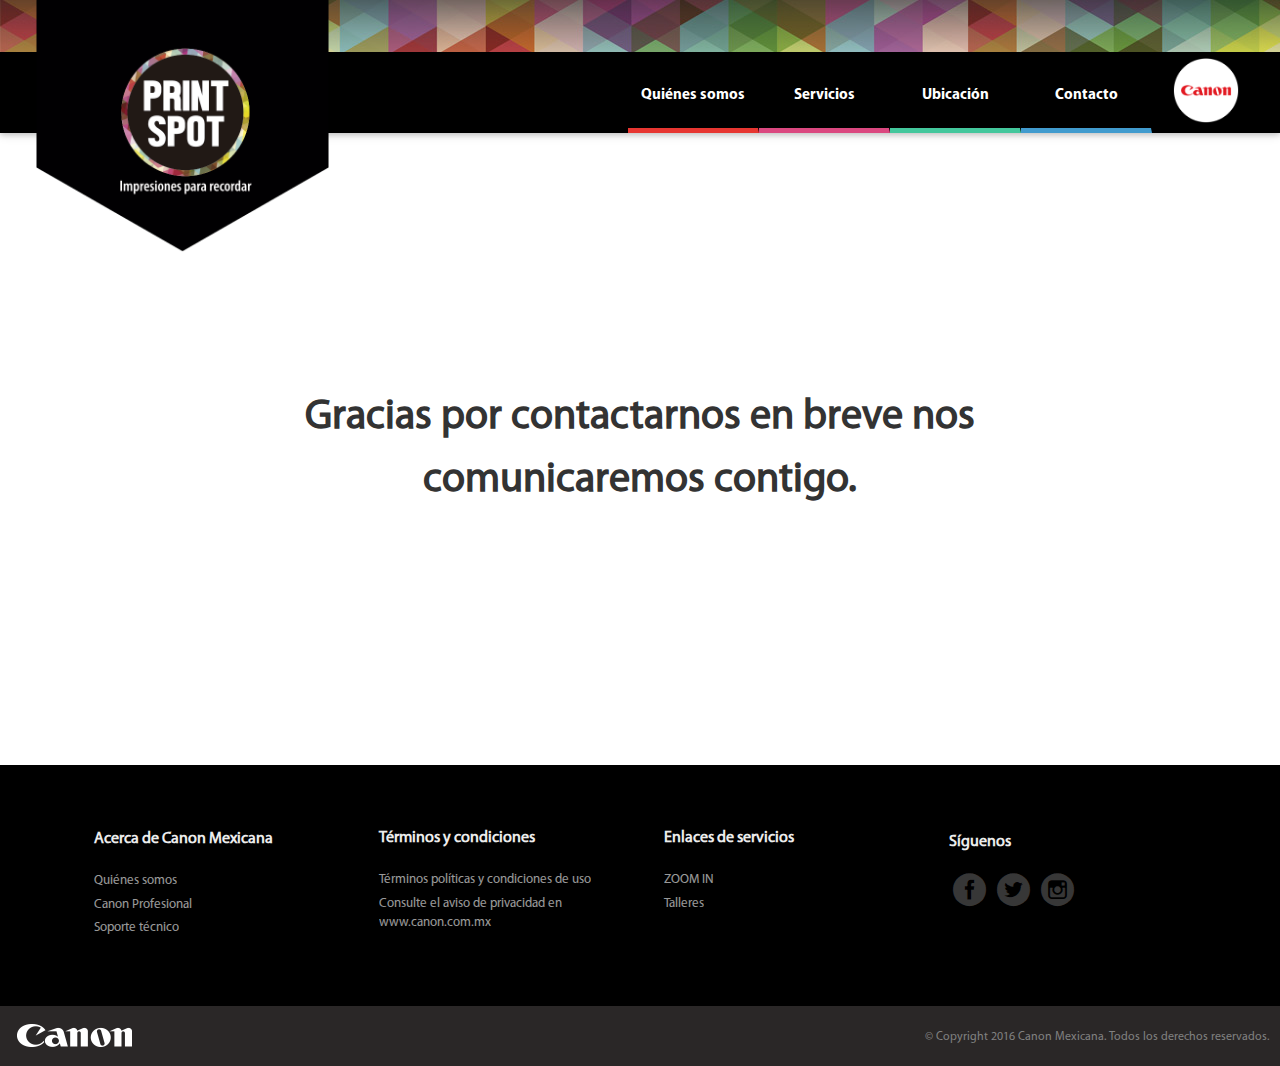
<file: gracias.html>
<!DOCTYPE html>
<html lang="es">
<head>
	<meta charset="UTF-8">
	<title>Print Spot | Canon</title>
	<link rel="stylesheet" href="style.css">
  <meta name="viewport" content="width=device-width, initial-scale=1.0">
  <link rel="icon" href="favicon.ico" type="image/x-icon"/>
<link rel="shortcut icon" href="favicon.ico" type="image/x-icon"/>

<script>

  (function(i,s,o,g,r,a,m){i['GoogleAnalyticsObject']=r;i[r]=i[r]||function(){

  (i[r].q=i[r].q||[]).push(arguments)},i[r].l=1*new Date();a=s.createElement(o),

  m=s.getElementsByTagName(o)[0];a.async=1;a.src=g;m.parentNode.insertBefore(a,m)

  })(window,document,'script','//www.google-analytics.com/analytics.js','ga');

 

  ga('create', 'UA-75109657-1', 'auto');

ga('require', 'displayfeatures');

  ga('send', 'pageview');

 

</script>
</head>
<body>
 
<nav>
    <div class="nav-wrapper">
      <a href="index.html" class=""><img src="assets/images/logo.png" alt="Print Spot Canon"></a>
      <a href="http://www.canon.com.mx"  target="_blank" class=""><img src="assets/images/logoCanon.png" alt="Print Spot Canon"></a>
      <a href="#" data-activates="mobile-demo" class="button-collapse"><i class="material-icons">menu</i></a>
      <ul class="menu-lg right hide-on-med-and-down">
        <li>
         <a class="full " href="quienes-somos.html">
           <img src="assets/images/btn-1.png" alt="">
           Quiénes somos
          </a>
        </li>
        <li>

         <a class='full dropdown-button' href='#' data-activates='dropdown1'>
          <img src="assets/images/btn-2.png" alt="">
         Servicios</a>

            <!-- Dropdown Structure -->
            <ul id='dropdown1' class='dropdown-content'>
              <li><a href="impresion-digital.html">Impresión Digital</a></li>
              <li><a href="photobook.html">Photobook</a></li>
              <li><a href="fine-art.html">Fine Art</a></li>
             <li><a href="digitalizacion-films.html">Digitalización</a></li>
            </ul>
      
        </li>
        <li>
         <a class="full" href="quienes-somos.html">
           <img src="assets/images/btn-3.png" alt="">Ubicación
          </a>
        </li>
         <li>
         <a class="full  " href="contacto.html">
           <img src="assets/images/btn-4.png" alt="">Contacto
          </a>
        </li>

        
      </ul>

      <ul class="side-nav" id="mobile-demo">
       <li><span></span><a  href="quienes-somos.html">Quiénes somos</a></li>
        <li class="no-padding">
        <ul class="collapsible collapsible-accordion">
          <li>
            <a class="collapsible-header"> <i class=" activePink material-icons">keyboard_arrow_right</i>Servicios
            </a>
            <div class="collapsible-body">
              <ul>
                <li><a href="impresion-digital.html">Impresión Digital</a></li>
                <li><a href="photobook.html">Photobook</a></li>
                <li><a href="fine-art.html">Fine Art</a></li>
               <li><a href="digitalizacion-films.html">Digitalización</a></li>
              </ul>
            </div>
          </li>
        </ul>
      </li>
        <li><span></span><a href="ubicacion.html">Ubicación</a></li>
        <li><span></span><a href="contacto.html">Contacto</a></li>
      </ul>
    </div>
  </nav>


<section class="legales">
   <div class="wrapper">
   <p  class="thanks">
   <b>Gracias por contactarnos en breve nos comunicaremos contigo.</b>
      </p>
   </div>
</section>


<footer>
 <div class="wrapper-footer">
  <article>
  <ul class="collapsible popout" data-collapsible="accordion">
    <li>
      <div class="collapsible-header">Acerca de Canon Mexicana<i class="material-icons">add_box</i></div>
      <div class="collapsible-body">
        <p><a href="quienes-somos.html">Quiénes somos</a></p>
        <p><a href="http://www.canon.com.mx/cpsmexico/cps_que_es.aspx" target="_blank">Canon Profesional</a></p>
        <p><a href="http://www.canon.com.mx/servicio.aspx" target="_blank">Soporte técnico</a></p>
        
      </div>
    </li>
  </ul>
  </article>
  <article>
  <ul class="collapsible popout" data-collapsible="accordion">
    <li>
      <div class="collapsible-header">Términos y condiciones<i class="material-icons">add_box</i></div>
      <div class="collapsible-body">
        <p><a href="terminos.html">Términos políticas y condiciones de uso</a></p>
        <p><a href="http://www.canon.com.mx/" target="_blank">Consulte el aviso de privacidad en www.canon.com.mx</a></p>
      </div>  
    </li>
  </ul>
  </article>
   <article>
   <ul class="collapsible popout" data-collapsible="accordion">
    <li>
      <div class="collapsible-header">Enlaces de servicios<i class="material-icons">add_box</i></div>
      <div class="collapsible-body">
       <p><a href="http://www.canonzoomin.com/"  target="_blank">ZOOM IN</a></p>
       <p><a href="http://www.canon.com.mx/cursos.aspx"  target="_blank">Talleres</a></p>
      </div>
    </li>
    </ul>
  </article>
   <article>
   <ul class="collapsible popout" data-collapsible="accordion">
    <li>
     <p>
       <span class="follow">Síguenos</span>
       <a href="https://es-la.facebook.com/canonmexicana" target="_blank" class="social flaticon-social"></a>
       <a href="https://twitter.com/canonmexicana?lang=es" target="_blank" class="social flaticon-social-media"></a>
       <a href="https://www.instagram.com/canonmexicana/?hl=es" target="_blank" class="social flaticon-social-media-1"></a>
     </p>
    </li>
    </ul>
  </article>

 </div> 
  <article>
  <div class="wrapper-footerEnds">
     <img src="assets/images/log.png" alt="">
      <p>© Copyright 2016 Canon Mexicana. <br> Todos los derechos reservados.</p>
    </div>  
  </article>
</footer>  
</body>

</script>
<script type="text/javascript" src="https://code.jquery.com/jquery-2.1.1.min.js"></script>
<script type="text/javascript" src="assets/js/bin/materialize.js"></script>
<script src="assets/js/main.js"></script>

</html>
</file>
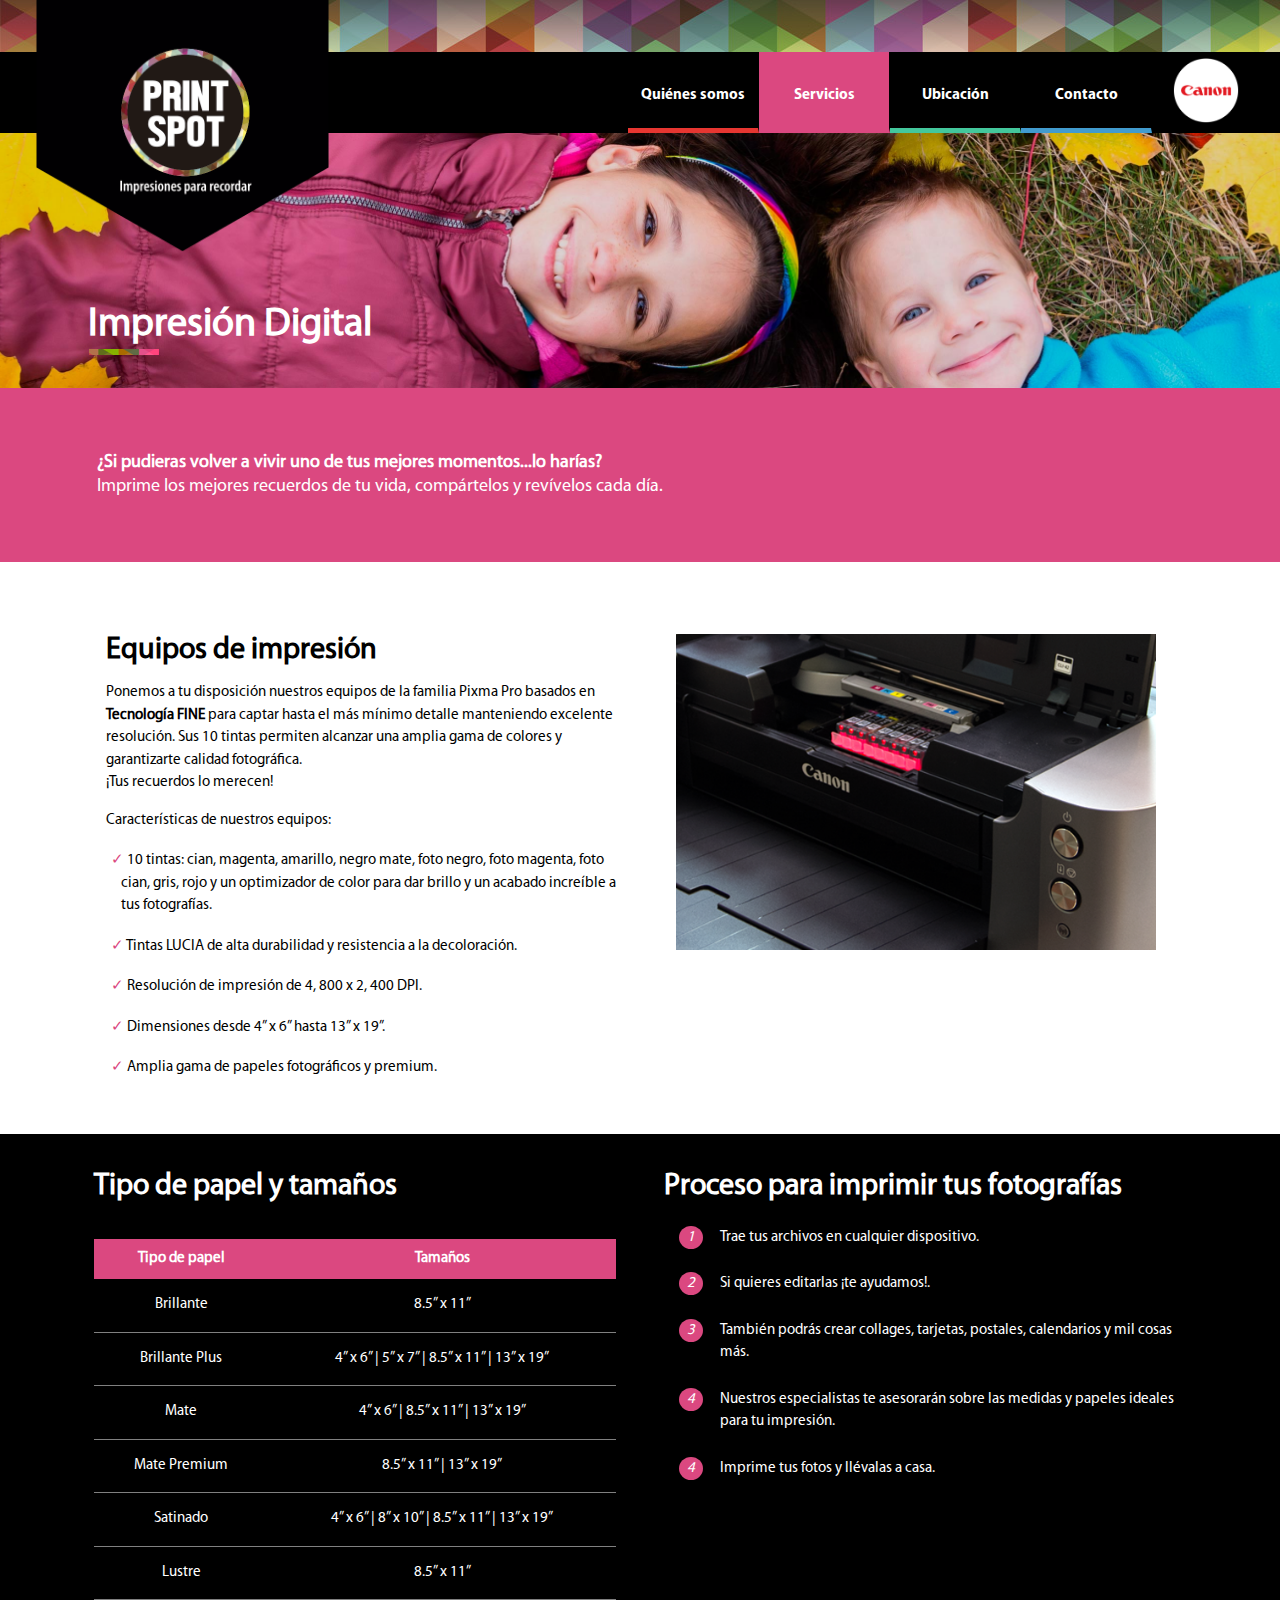
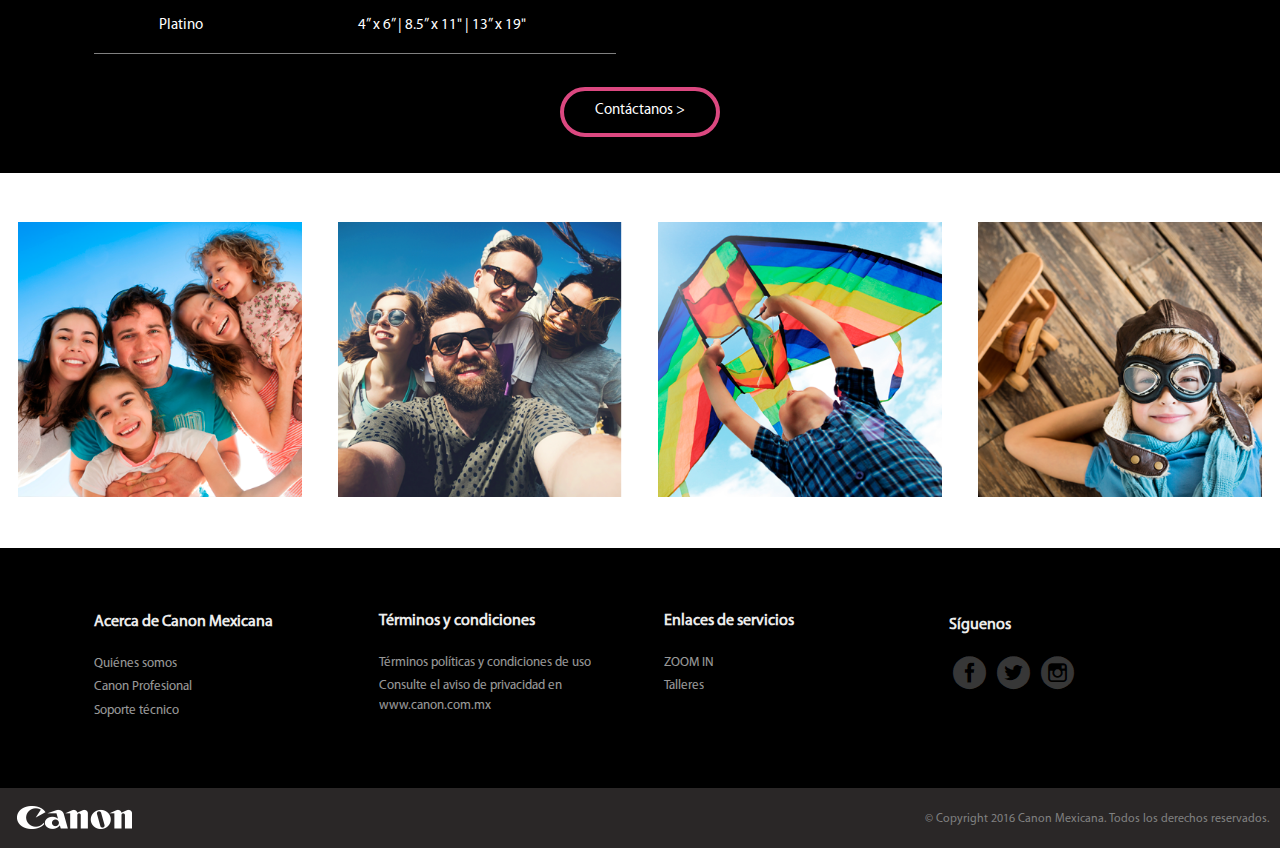
<file: impresion-digital.html>
<!DOCTYPE html>
<html lang="es">
<head>
	<meta charset="UTF-8">
	<title>Print Spot | Canon</title>
	<link rel="stylesheet" href="style.css">
  <meta name="viewport" content="width=device-width, initial-scale=1.0">
  <link rel="icon" href="favicon.ico" type="image/x-icon"/>
<link rel="shortcut icon" href="favicon.ico" type="image/x-icon"/>

<script>

  (function(i,s,o,g,r,a,m){i['GoogleAnalyticsObject']=r;i[r]=i[r]||function(){

  (i[r].q=i[r].q||[]).push(arguments)},i[r].l=1*new Date();a=s.createElement(o),

  m=s.getElementsByTagName(o)[0];a.async=1;a.src=g;m.parentNode.insertBefore(a,m)

  })(window,document,'script','//www.google-analytics.com/analytics.js','ga');

 

  ga('create', 'UA-75109657-1', 'auto');

ga('require', 'displayfeatures');

  ga('send', 'pageview');

 

</script>
</head>
<body>
 
<nav>
    <div class="nav-wrapper">
      <a href="index.html" class=""><img src="assets/images/logo.png" alt="Print Spot Canon"></a>
      <a href="http://www.canon.com.mx"  target="_blank" class=""><img src="assets/images/logoCanon.png" alt="Print Spot Canon"></a>
      <a href="#" data-activates="mobile-demo" class="button-collapse"><i class="material-icons">menu</i></a>
      <ul class="menu-lg right hide-on-med-and-down">
        <li>
         <a class="full " href="quienes-somos.html">
           <img src="assets/images/btn-1.png" alt="">
           Quiénes somos
          </a>
        </li>
        <li>

         <a class='activePink full dropdown-button' href='#' data-activates='dropdown1'>
          <img src="assets/images/btn-2.png" alt="">
         Servicios</a>

            <!-- Dropdown Structure -->
            <ul id='dropdown1' class='dropdown-content'>
              <li><a href="impresion-digital.html">Impresión Digital</a></li>
              <li><a href="photobook.html">Photobook</a></li>
              <li><a href="fine-art.html">Fine Art</a></li>
              <li><a href="digitalizacion-films.html">Digitalización</a></li>
            </ul>
      
        </li>
        <li>
         <a class="full" href="ubicacion.html">
           <img src="assets/images/btn-3.png" alt="">Ubicación
          </a>
        </li>
         <li>
         <a class="full" href="contacto.html">
           <img src="assets/images/btn-4.png" alt="">Contacto
          </a>
        </li>

        
      </ul>

      <ul class="side-nav" id="mobile-demo">
       <li><span></span><a  href="quienes-somos.html">Quiénes somos</a></li>
        <li class="no-padding">
        <ul class="collapsible collapsible-accordion">
          <li>
            <a class="collapsible-header"> <i class="material-icons">keyboard_arrow_right</i>Servicios
            </a>
            <div class="collapsible-body">
              <ul>
                <li><a href="#">Impresión Digital</a></li>
                <li><a href="photobook.html">Photobook</a></li>
                <li><a href="fine-art.html">Fine Art</a></li>
                <li><a href="digitalizacion-films.html">Digitalización</a></li>
              </ul>
            </div>
          </li>
        </ul>
      </li>
        <li><span></span><a href="ubicacion.html">Ubicación</a></li>
        <li><span></span><a href="contacto.html">Contacto</a></li>
      </ul>
    </div>
  </nav>


 <section class="headerIn headerDigital">
   <div class="wrapper">
     <h2>Impresión Digital</h2>
     <img src="assets/images/plecaTitlePink.png" alt="Canon servicios de impresión">
   </div>
 </section>


 <section class="extracto activePink">
   <div class="wrapper">
     <p>
       <b>¿Si pudieras volver a vivir uno de tus mejores momentos...lo harías?</b><br>
       Imprime los mejores recuerdos de tu vida, compártelos y revívelos cada día. 
     </p>
   </div>
 </section>

 <section class="serviciosIn2">
  <div class="wrapper">
    <article>
      <h2>Equipos de impresión</h2>
      <p>Ponemos a tu disposición nuestros equipos de la familia Pixma Pro basados en <b>Tecnología FINE</b> para captar hasta el más mínimo detalle manteniendo excelente resolución.  Sus 10 tintas permiten alcanzar una amplia gama de colores y garantizarte calidad fotográfica.<br>¡Tus recuerdos lo merecen!</p>
      <p>Características de nuestros equipos:</p>
      <ul>
        <li>10 tintas: cian, magenta, amarillo, negro mate, foto negro, foto magenta, foto cian, gris, rojo y un optimizador de color para dar brillo y un acabado increíble a tus fotografías.</li>
        <li> Tintas LUCIA de alta durabilidad y resistencia a la decoloración.</li>
        <li>Resolución de impresión de 4, 800 x 2, 400 DPI.</li>
        <li>Dimensiones desde 4” x 6” hasta 13” x 19”.</li>
        <li>Amplia gama de papeles fotográficos y premium.</li>
   
      </ul>
    </article>

    <article>
      <div class="sliderr">
        <ul>
          <li>
            <img src="assets/images/servicios/slideDigital1.png"> <!-- random image -->
          </li> 
        </ul>
    </div>
    </article>
  </div>
 </section>


<section class="descriptivo">
  <div class="wrapper">
    <article>
      <h2>Tipo de papel y tamaños</h2>
      
      <table>
        <tr>
          <th>Tipo de papel</th>
          <th>Tamaños</th>
        </tr>
          <tr>
          <td>Brillante</td>
          <td>8.5” x 11”</td>
        </tr>
        <tr>
          <td>Brillante Plus</td>
          <td>4” x 6”  |   5” x 7”  |  8.5” x 11”  |  13” x 19”</td>
        </tr>
        <tr>
          <td>Mate</td>
          <td>4” x 6”  |  8.5” x 11”  |  13” x 19”</td>
        </tr>
         <tr>
          <td>Mate Premium</td>
          <td>   8.5” x 11”  |  13” x 19”</td>
        </tr>
      <!--   <tr>
          <td>Metálico</td>
          <td>4” x 6”  |  8.5” x 11”  |  13” x 19”</td>
        </tr> -->
        <tr>
          <td>Satinado</td>
          <td>4” x 6”  |  8” x 10”  | 8.5” x 11” |  13” x 19”</td>
        </tr>
        <tr>
          <td>Lustre</td>
          <td>8.5” x 11” </td>
        </tr>
        <tr>
          <td>Platino
          </td>
          <td>4” x 6”  |  8.5” x 11"  |  13” x 19" </td>
        </tr>
      </table>
    </article>
    <article>
      <h2>Proceso para imprimir tus fotografías</h2>
      
      <dd>
        <li><i><span>1</span></i>Trae tus archivos en cualquier dispositivo.</li>
        <li><i><span>2</span></i>Si quieres editarlas ¡te ayudamos!.</li>
        <li><i><span>3</span></i>También podrás crear collages, tarjetas, postales, calendarios y mil cosas más.</li>
        <li><i><span>4</span></i>Nuestros especialistas te asesorarán sobre las medidas y papeles ideales para tu impresión.</li>
        <li><i><span>4</span></i>Imprime tus fotos y llévalas a casa.</li>
      </dd>
    </article>
    <button onclick="window.location='contacto.html';">
      Contáctanos >
    </button>
    
  </div>
</section>


<section class="gallery">
  <div class="wrapper">
    <figure>
      <img src="assets/images/servicios/galDigital1.png" alt="">
    </figure>
    <figure>
      <img src="assets/images/servicios/galDigital2.png" alt="">
    </figure>
    <figure>
      <img src="assets/images/servicios/galDigital3.png" alt="">
    </figure>
    <figure>
      <img src="assets/images/servicios/galDigital4.png" alt="">
    </figure>
  </div>
</section>

<footer>
 <div class="wrapper-footer">
  <article>
  <ul class="collapsible popout" data-collapsible="accordion">
    <li>
      <div class="collapsible-header">Acerca de Canon Mexicana<i class="material-icons">add_box</i></div>
      <div class="collapsible-body">
        <p><a href="quienes-somos.html">Quiénes somos</a></p>
        <p><a href="http://www.canon.com.mx/cpsmexico/cps_que_es.aspx" target="_blank">Canon Profesional</a></p>
        <p><a href="http://www.canon.com.mx/servicio.aspx" target="_blank">Soporte técnico</a></p>
        
      </div>
    </li>
  </ul>
  </article>
  <article>
  <ul class="collapsible popout" data-collapsible="accordion">
    <li>
      <div class="collapsible-header">Términos y condiciones<i class="material-icons">add_box</i></div>
      <div class="collapsible-body">
        <p><a href="terminos.html">Términos políticas y condiciones de uso</a></p>
        <p><a href="http://www.canon.com.mx/" target="_blank">Consulte el aviso de privacidad en www.canon.com.mx</a></p>
      </div>  
    </li>
  </ul>
  </article>
   <article>
   <ul class="collapsible popout" data-collapsible="accordion">
    <li>
      <div class="collapsible-header">Enlaces de servicios<i class="material-icons">add_box</i></div>
      <div class="collapsible-body">
       <p><a href="http://www.canonzoomin.com/"  target="_blank">ZOOM IN</a></p>
       <p><a href="http://www.canon.com.mx/cursos.aspx"  target="_blank">Talleres</a></p>
      </div>
    </li>
    </ul>
  </article>
   <article>
   <ul class="collapsible popout" data-collapsible="accordion">
    <li>
     <p>
       <span class="follow">Síguenos</span>
       <a href="https://es-la.facebook.com/canonmexicana" target="_blank" class="social flaticon-social"></a>
       <a href="https://twitter.com/canonmexicana?lang=es" target="_blank" class="social flaticon-social-media"></a>
       <a href="https://www.instagram.com/canonmexicana/?hl=es" target="_blank" class="social flaticon-social-media-1"></a>
     </p>
    </li>
    </ul>
  </article>

 </div> 
  <article>
  <div class="wrapper-footerEnds">
     <img src="assets/images/log.png" alt="">
      <p>© Copyright 2016 Canon Mexicana. <br> Todos los derechos reservados.</p>
    </div>  
  </article>
</footer>
</body>
<script type="text/javascript" src="https://code.jquery.com/jquery-2.1.1.min.js"></script>
<script type="text/javascript" src="assets/js/bin/materialize.js"></script>
<script src="assets/js/main.js"></script>
</html>
</file>
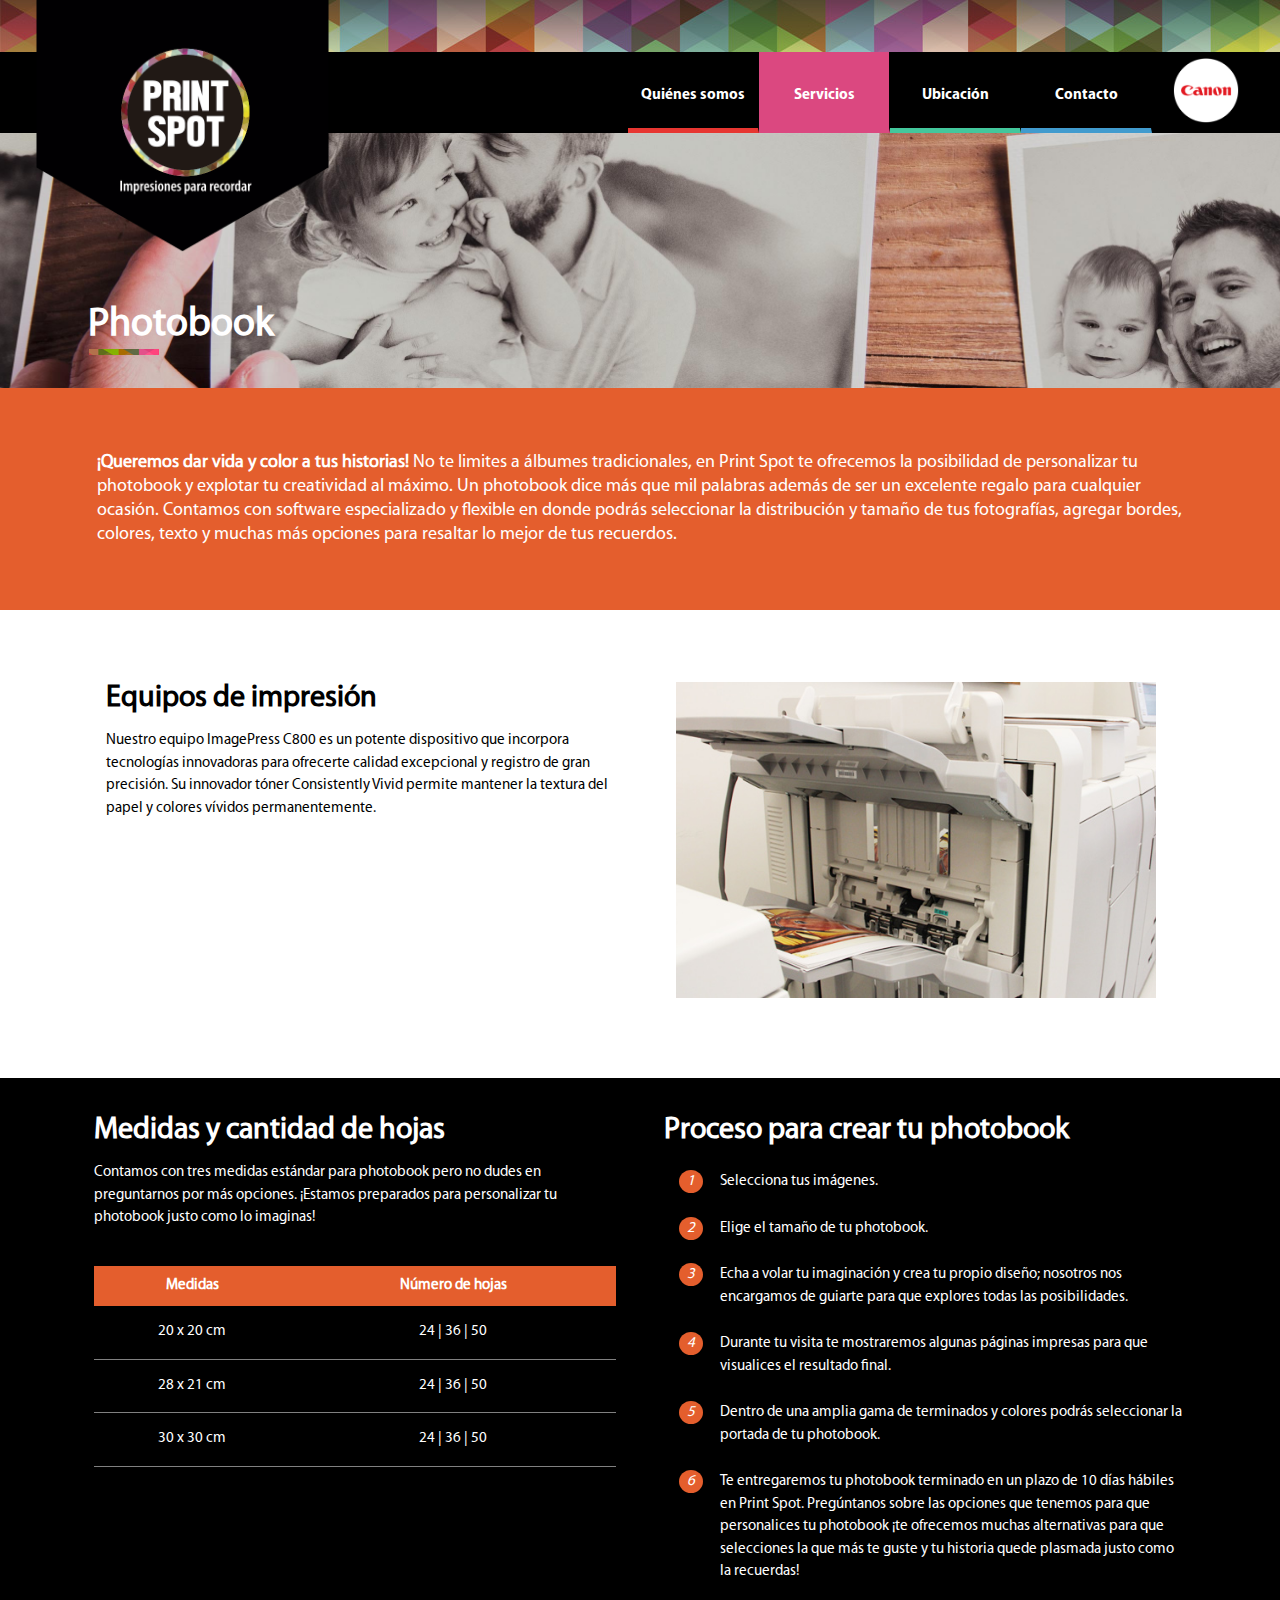
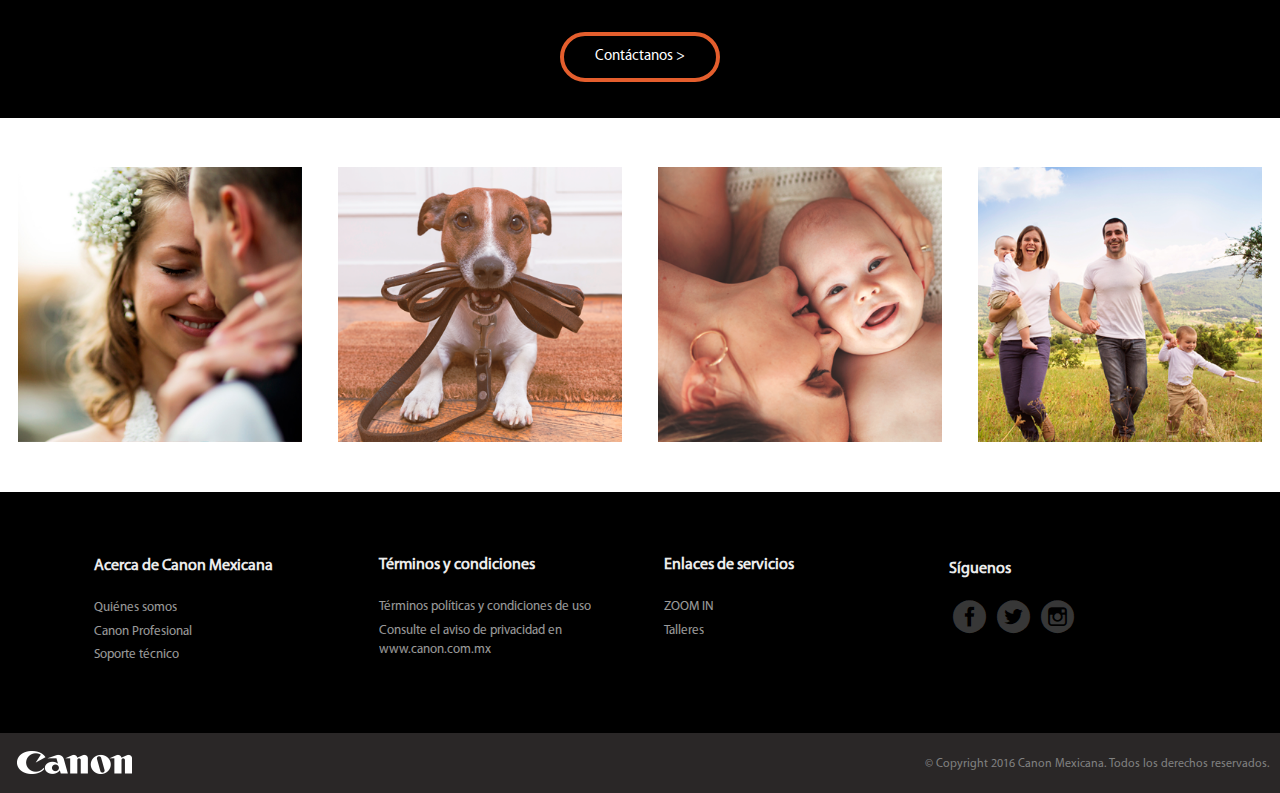
<file: photobook.html>
<!DOCTYPE html>
<html lang="es">
<head>
	<meta charset="UTF-8">
	<title>Print Spot | Canon</title>
	<link rel="stylesheet" href="style.css">
  <meta name="viewport" content="width=device-width, initial-scale=1.0">
  <link rel="icon" href="favicon.ico" type="image/x-icon"/>
<link rel="shortcut icon" href="favicon.ico" type="image/x-icon"/>

<script>

  (function(i,s,o,g,r,a,m){i['GoogleAnalyticsObject']=r;i[r]=i[r]||function(){

  (i[r].q=i[r].q||[]).push(arguments)},i[r].l=1*new Date();a=s.createElement(o),

  m=s.getElementsByTagName(o)[0];a.async=1;a.src=g;m.parentNode.insertBefore(a,m)

  })(window,document,'script','//www.google-analytics.com/analytics.js','ga');

 

  ga('create', 'UA-75109657-1', 'auto');

ga('require', 'displayfeatures');

  ga('send', 'pageview');

 

</script>
</head>
<body>
 
<nav>
    <div class="nav-wrapper">
      <a href="index.html" class=""><img src="assets/images/logo.png" alt="Print Spot Canon"></a>
      <a href="http://www.canon.com.mx"  target="_blank" class=""><img src="assets/images/logoCanon.png" alt="Print Spot Canon"></a>
      <a href="#" data-activates="mobile-demo" class="button-collapse"><i class="material-icons">menu</i></a>
      <ul class="menu-lg right hide-on-med-and-down">
        <li>
         <a class="full " href="quienes-somos.html">
           <img src="assets/images/btn-1.png" alt="">
           Quiénes somos
          </a>
        </li>
        <li>

         <a class='activePink full dropdown-button' href='#' data-activates='dropdown1'>
          <img src="assets/images/btn-2.png" alt="">
         Servicios</a>

            <!-- Dropdown Structure -->
            <ul id='dropdown1' class='dropdown-content'>
              <li><a href="impresion-digital.html">Impresión Digital</a></li>
              <li><a href="photobook.html">Photobook</a></li>
              <li><a href="fine-art.html">Fine Art</a></li>
               <li><a href="digitalizacion-films.html">Digitalización</a></li>
            </ul>
      
        </li>
        <li>
         <a class="full" href="ubicacion.html">
           <img src="assets/images/btn-3.png" alt="">Ubicación
          </a>
        </li>
         <li>
         <a class="full" href="contacto.html">
           <img src="assets/images/btn-4.png" alt="">Contacto
          </a>
        </li>

        
      </ul>

      <ul class="side-nav" id="mobile-demo">
       <li><span></span><a  href="quienes-somos.html">Quiénes somos</a></li>
        <li class="no-padding">
        <ul class="collapsible collapsible-accordion">
          <li>
            <a class="collapsible-header"> <i class=" material-icons">keyboard_arrow_right</i>Servicios
            </a>
            <div class="collapsible-body">
              <ul>
                <li><a href="impresion-digital.html">Impresión Digital</a></li>
                <li><a href="photobook.html">Photobook</a></li>
                <li><a href="fine-art.html">Fine Art</a></li>
                <li><a href="digitalizacion-films.html">Digitalización</a></li>
              </ul>
            </div>
          </li>
        </ul>
      </li>
        <li><span></span><a href="ubicacion.html">Ubicación</a></li>
        <li><span></span><a href="contacto.html">Contacto</a></li>
      </ul>
    </div>
  </nav>


 <section class="headerIn headerBook">
   <div class="wrapper">
     <h2>Photobook</h2>
     <img src="assets/images/plecaTitlePink.png" alt="Canon servicios de impresión">
   </div>
 </section>


 <section class="extracto activeOrange"> 
   <div class="wrapper">
     <p>
       <b>¡Queremos dar vida y color a tus historias!</b>  No te limites a álbumes tradicionales, en Print Spot te ofrecemos la posibilidad de personalizar tu photobook y explotar tu creatividad al máximo.  Un photobook dice más que mil palabras además de ser un excelente regalo para cualquier ocasión. Contamos con software especializado y flexible en donde podrás seleccionar la distribución y tamaño de tus fotografías, agregar bordes, colores, texto y muchas más opciones para resaltar lo mejor de tus recuerdos.
     </p>
   </div>
 </section>

 <section class="serviciosIn2">
  <div class="wrapper">
    <article>
      <h2>Equipos de impresión</h2>
      <p> Nuestro equipo ImagePress C800 es un potente dispositivo que incorpora tecnologías innovadoras para ofrecerte calidad excepcional y registro de gran precisión. Su innovador tóner Consistently Vivid permite mantener la textura del papel y colores vívidos permanentemente.</p>
      
    </article>

    <article>
      <div class="sliderr">
        <ul>
          <li>
            <img src="assets/images/servicios/slideBook1.jpg"> <!-- random image -->
          </li>
            
        </ul>
    </div>
    </article>
  </div>
 </section>

<section class="descriptivo">
  <div class="wrapper">
    <article>
      <h2>Medidas y cantidad de hojas</h2>
      <p>Contamos con tres medidas estándar para photobook pero no dudes en preguntarnos por más opciones. ¡Estamos preparados para personalizar tu photobook justo como lo imaginas! </p>
      <table>
        <tr>
          <th class="activeOrange">Medidas</th>
          <th class="activeOrange">Número de hojas</th>
        </tr>
        <tr>
          <td>20 x 20 cm</td>
          <td>24  |  36  |  50</td>
        </tr>
        <tr>
          <td>28 x 21 cm</td>
          <td>24  |  36  |  50</td>
        </tr>
        <tr>
          <td>30 x 30 cm</td>
          <td>24  |  36  |  50</td>
        </tr>

      </table>
    </article>
    <article>
      <h2>Proceso para crear tu photobook</h2>
      
      <dd>
        <li> <i><span class="activeOrange">1</span></i>Selecciona tus imágenes.</li>
        <li> <i><span class="activeOrange">2</span></i>Elige el tamaño de tu photobook.</li>
        <li> <i class="ll"><span class="activeOrange">3</span></i>Echa a volar tu imaginación y crea tu propio diseño; nosotros nos encargamos de guiarte para que explores todas las posibilidades.</li>
        <li> <i class="ll"><span class="activeOrange">4</span></i>Durante tu visita te mostraremos algunas páginas impresas para que visualices el resultado final.</li>
        <li> <i class="ll"><span class="activeOrange">5</span></i>Dentro de una amplia gama de terminados y colores podrás seleccionar la portada de tu photobook.</li>
        <li> <i class="ll2"><span class="activeOrange">6</span></i>Te entregaremos tu photobook terminado en un plazo de 10 días hábiles en Print Spot.  Pregúntanos sobre las opciones que tenemos para que personalices tu photobook ¡te ofrecemos muchas alternativas para que selecciones la que más te guste y tu historia quede plasmada justo como la recuerdas! </li>
      </dd>
    </article>
    <button class="oranges" onclick="window.location='contacto.html';">
      Contáctanos >
    </button>
    
  </div>
</section>


<section class="gallery">
  <div class="wrapper">
    <figure>
      <img src="assets/images/servicios/galBook1.png" alt="">
    </figure>
    <figure>
      <img src="assets/images/servicios/galBook3.png" alt="">
    </figure>
    <figure>
      <img src="assets/images/servicios/galBook2.png" alt="">
    </figure>
    <figure>
      <img src="assets/images/servicios/galBook4.png" alt="">
    </figure>
  </div>
</section>

<footer>
 <div class="wrapper-footer">
  <article>
  <ul class="collapsible popout" data-collapsible="accordion">
    <li>
      <div class="collapsible-header">Acerca de Canon Mexicana<i class="material-icons">add_box</i></div>
      <div class="collapsible-body">
        <p><a href="quienes-somos.html">Quiénes somos</a></p>
        <p><a href="http://www.canon.com.mx/cpsmexico/cps_que_es.aspx" target="_blank">Canon Profesional</a></p>
        <p><a href="http://www.canon.com.mx/servicio.aspx" target="_blank">Soporte técnico</a></p>
        
      </div>
    </li>
  </ul>
  </article>
  <article>
  <ul class="collapsible popout" data-collapsible="accordion">
    <li>
      <div class="collapsible-header">Términos y condiciones<i class="material-icons">add_box</i></div>
      <div class="collapsible-body">
        <p><a href="terminos.html">Términos políticas y condiciones de uso</a></p>
        <p><a href="http://www.canon.com.mx/" target="_blank">Consulte el aviso de privacidad en www.canon.com.mx</a></p>
      </div>  
    </li>
  </ul>
  </article>
   <article>
   <ul class="collapsible popout" data-collapsible="accordion">
    <li>
      <div class="collapsible-header">Enlaces de servicios<i class="material-icons">add_box</i></div>
      <div class="collapsible-body">
       <p><a href="http://www.canonzoomin.com/"  target="_blank">ZOOM IN</a></p>
       <p><a href="http://www.canon.com.mx/cursos.aspx"  target="_blank">Talleres</a></p>
      </div>
    </li>
    </ul>
  </article>
   <article>
   <ul class="collapsible popout" data-collapsible="accordion">
    <li>
     <p>
       <span class="follow">Síguenos</span>
       <a href="https://es-la.facebook.com/canonmexicana" target="_blank" class="social flaticon-social"></a>
       <a href="https://twitter.com/canonmexicana?lang=es" target="_blank" class="social flaticon-social-media"></a>
       <a href="https://www.instagram.com/canonmexicana/?hl=es" target="_blank" class="social flaticon-social-media-1"></a>
     </p>
    </li>
    </ul>
  </article>

 </div> 
  <article>
  <div class="wrapper-footerEnds">
     <img src="assets/images/log.png" alt="">
      <p>© Copyright 2016 Canon Mexicana. <br> Todos los derechos reservados.</p>
    </div>  
  </article>
</footer>   
</body>
<script type="text/javascript" src="https://code.jquery.com/jquery-2.1.1.min.js"></script>
<script type="text/javascript" src="assets/js/bin/materialize.js"></script>
<script src="assets/js/main.js"></script>
</html>
</file>
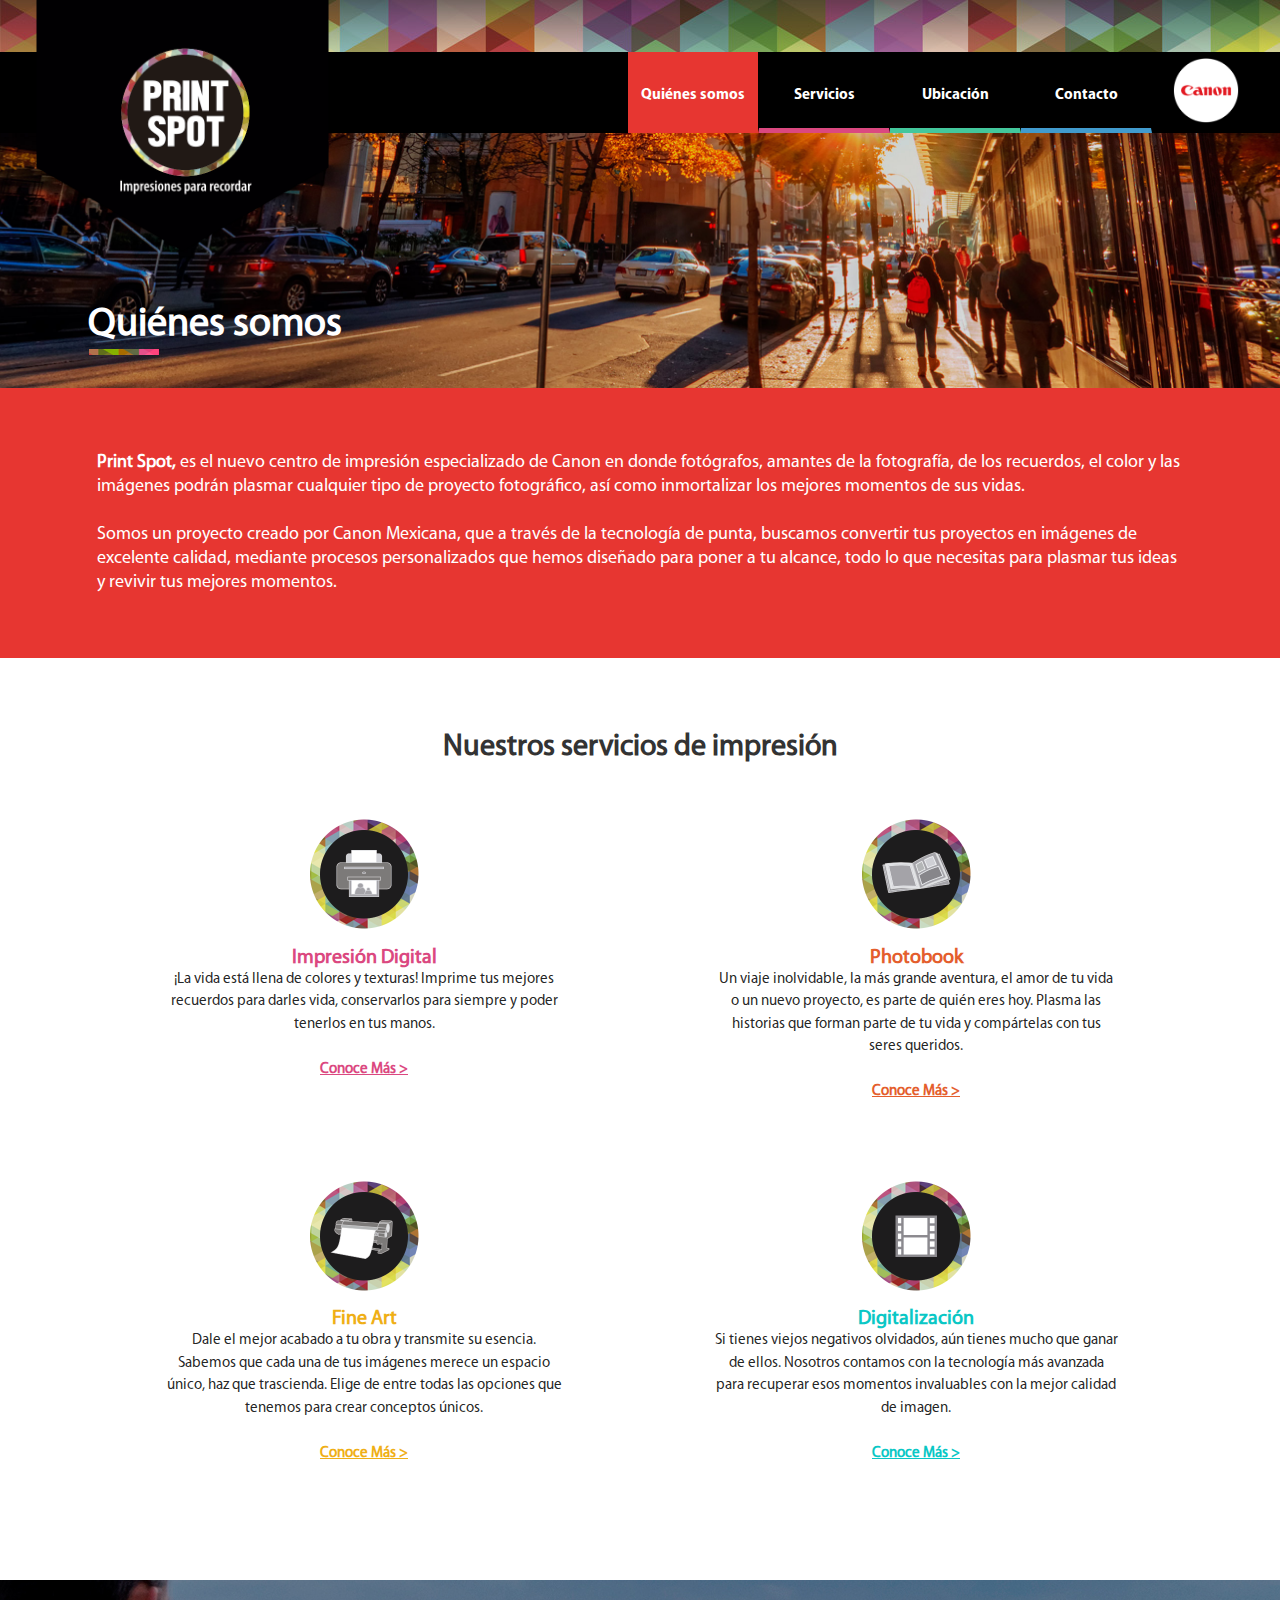
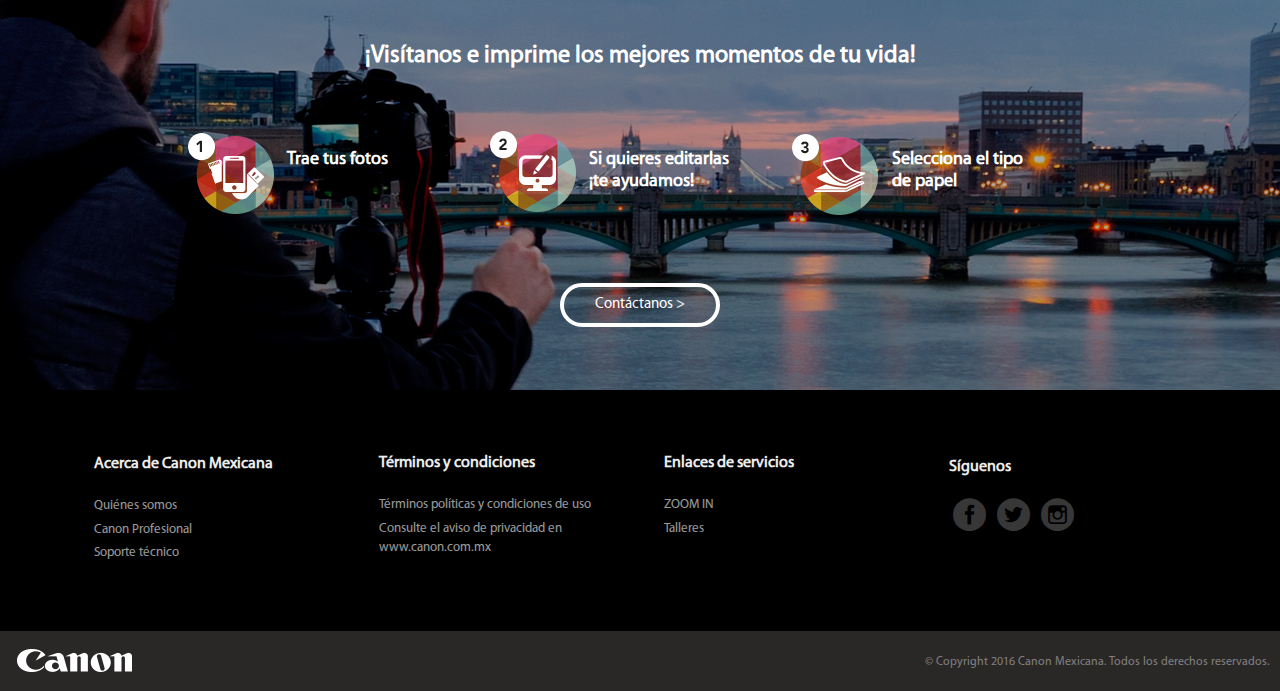
<file: quienes-somos.html>
<!DOCTYPE html>
<html lang="es">
<head>
	<meta charset="UTF-8">
	<title>Print Spot | Canon</title>
	<link rel="stylesheet" href="style.css">
  <meta name="viewport" content="width=device-width, initial-scale=1.0">
  <link rel="icon" href="favicon.ico" type="image/x-icon"/>
<link rel="shortcut icon" href="favicon.ico" type="image/x-icon"/>

<script>

  (function(i,s,o,g,r,a,m){i['GoogleAnalyticsObject']=r;i[r]=i[r]||function(){

  (i[r].q=i[r].q||[]).push(arguments)},i[r].l=1*new Date();a=s.createElement(o),

  m=s.getElementsByTagName(o)[0];a.async=1;a.src=g;m.parentNode.insertBefore(a,m)

  })(window,document,'script','//www.google-analytics.com/analytics.js','ga');

 

  ga('create', 'UA-75109657-1', 'auto');

ga('require', 'displayfeatures');

  ga('send', 'pageview');

 

</script>
</head>
<body>
 
<nav>
    <div class="nav-wrapper">
      <a href="index.html" class=""><img src="assets/images/logo.png" alt="Print Spot Canon"></a>
      <a href="http://www.canon.com.mx"  target="_blank" class=""><img src="assets/images/logoCanon.png" alt="Print Spot Canon"></a>
      <a href="#" data-activates="mobile-demo" class="button-collapse"><i class="material-icons">menu</i></a>
      <ul class="menu-lg right hide-on-med-and-down">
        <li>
         <a class="full activeRed" href="#">
           <img src="assets/images/btn-1.png" alt="">
           Quiénes somos
          </a>
        </li>
        <li>

         <a class='full dropdown-button' href='#' data-activates='dropdown1'>
          <img src="assets/images/btn-2.png" alt="">
         Servicios</a>

            <!-- Dropdown Structure -->
            <ul id='dropdown1' class='dropdown-content'>
              <li><a href="impresion-digital.html">Impresión Digital</a></li>
              <li><a href="photobook.html">Photobook</a></li>
              <li><a href="fine-art.html">Fine Art</a></li>
              <li><a href="digitalizacion-films.html">Digitalización</a></li>
            </ul>
      
        </li>
        <li>
         <a class="full" href="ubicacion.html">
           <img src="assets/images/btn-3.png" alt="">Ubicación
          </a>
        </li>
         <li>
         <a class="full" href="contacto.html">
           <img src="assets/images/btn-4.png" alt="">Contacto
          </a>
        </li>

        
      </ul>

      <ul class="side-nav" id="mobile-demo">
       <li><span></span><a  href="#">Quiénes somos</a></li>
        <li class="no-padding">
        <ul class="collapsible collapsible-accordion">
          <li>
            <a class="collapsible-header"> <i class="material-icons">keyboard_arrow_right</i>Servicios
            </a>
            <div class="collapsible-body">
              <ul>
                <li><a href="impresion-digital.html">Impresión Digital</a></li>
                <li><a href="photobook.html">Photobook</a></li>
                <li><a href="fine-art.html">Fine Art</a></li>
                <li><a href="digitalizacion-films.html">Digitalización</a></li>
              </ul>
            </div>
          </li>
        </ul>
      </li>
        <li><span></span><a href="ubicacion.html">Ubicación</a></li>
        <li><span></span><a href="contacto.html">Contacto</a></li>
      </ul>
    </div>
  </nav>


 <section class="headerIn headerSomos">
   <div class="wrapper">
     <h2>Quiénes somos</h2>
     <img src="assets/images/plecaTitlePink.png" alt="Canon servicios de impresión">
   </div>
 </section>


 <section class="extracto activeRed">
   <div class="wrapper">
     <p>
       <b> Print Spot,</b>
    es el nuevo centro de impresión especializado de Canon en donde fotógrafos, amantes de la fotografía, de los recuerdos, el color y las imágenes podrán plasmar cualquier tipo de proyecto fotográfico, así como inmortalizar los mejores momentos de sus vidas. <br><br>

  Somos un proyecto creado por Canon Mexicana, que a través de la tecnología de punta,  buscamos  convertir tus proyectos en imágenes de excelente calidad, mediante procesos personalizados que hemos diseñado para poner a tu alcance, todo lo que necesitas para plasmar tus ideas y revivir tus mejores momentos.
   </div>
 </section>
 <section class="serviciosIn">
   <div class="wrapper">
     <h2> Nuestros servicios de impresión</h2>
     <article>
     <img src="assets/images/iconSomos1.png" alt="">
      <h3>Impresión Digital</h3>
      <p>¡La vida está llena de colores y texturas! Imprime tus mejores recuerdos para darles vida, conservarlos para siempre y poder tenerlos en tus manos.<br><br> <a href="impresion-digital.html"> Conoce Más ></a>  
      </p>
    </article>

     <article>
 <img src="assets/images/iconSomos2.png" alt="">
      <h3>Photobook</h3>
      <p>Un viaje inolvidable, la más grande aventura, el amor de tu vida o un nuevo proyecto, es parte de quién eres hoy. Plasma las historias que forman parte de tu vida y compártelas con tus seres queridos.<br><br> 
      <a href="photobook.html"> Conoce Más ></a> 
      </p>
    </article>

     <article>
    <img src="assets/images/iconSomos3.png" alt="">
      <h3>Fine Art</h3>
      <p>Dale el mejor acabado a tu obra y transmite su esencia. Sabemos que cada una de tus imágenes merece un espacio único, haz que trascienda. Elige de entre todas las opciones que tenemos para crear conceptos únicos.<br><br> <a href="fine-art.html">Conoce Más ></a>   
      </p>

    </article>


    <article>
       <img src="assets/images/iconSomos4.png" alt="">
      <h3>Digitalización</h3>
      <p>Si tienes viejos negativos olvidados, aún tienes mucho que ganar de ellos. Nosotros contamos con la tecnología más avanzada para recuperar esos momentos invaluables con la mejor calidad de imagen.<br><br> <a href="digitalizacion-films.html">Conoce Más ></a> 
      </p>

    </article>
 
   </div>
 </section>
 <section class="fullBanner">
   <div class="wrapper">
     <h2>¡Visítanos e imprime los mejores momentos de tu vida!</h2>
     
     <article>
        <img src="assets/images/paso-1.png" alt="">
        <p>Trae tus fotos</p>
     </article>
     
     <article>
      <img src="assets/images/paso-2.png" alt="">
        <p>Si quieres editarlas <br>¡te ayudamos!</p>
     </article>
     
     <article>
      <img src="assets/images/paso-3.png" alt="">
        <p>Selecciona el tipo <br>de papel</p>
     </article>
     <button onclick="window.location='contacto.html';">
       Contáctanos >
     </button>
   </div>
 </section>



<footer>
 <div class="wrapper-footer">
  <article>
  <ul class="collapsible popout" data-collapsible="accordion">
    <li>
      <div class="collapsible-header">Acerca de Canon Mexicana<i class="material-icons">add_box</i></div>
      <div class="collapsible-body">
        <p><a href="quienes-somos.html">Quiénes somos</a></p>
        <p><a href="http://www.canon.com.mx/cpsmexico/cps_que_es.aspx" target="_blank">Canon Profesional</a></p>
        <p><a href="http://www.canon.com.mx/servicio.aspx" target="_blank">Soporte técnico</a></p>
        
      </div>
    </li>
  </ul>
  </article>
  <article>
  <ul class="collapsible popout" data-collapsible="accordion">
    <li>
      <div class="collapsible-header">Términos y condiciones<i class="material-icons">add_box</i></div>
      <div class="collapsible-body">
        <p><a href="terminos.html">Términos políticas y condiciones de uso</a></p>
        <p><a href="http://www.canon.com.mx/" target="_blank">Consulte el aviso de privacidad en www.canon.com.mx</a></p>
      </div>  
    </li>
  </ul>
  </article>
   <article>
   <ul class="collapsible popout" data-collapsible="accordion">
    <li>
      <div class="collapsible-header">Enlaces de servicios<i class="material-icons">add_box</i></div>
      <div class="collapsible-body">
       <p><a href="http://www.canonzoomin.com/"  target="_blank">ZOOM IN</a></p>
       <p><a href="http://www.canon.com.mx/cursos.aspx"  target="_blank">Talleres</a></p>
      </div>
    </li>
    </ul>
  </article>
   <article>
   <ul class="collapsible popout" data-collapsible="accordion">
    <li>
     <p>
       <span class="follow">Síguenos</span>
       <a href="https://es-la.facebook.com/canonmexicana" target="_blank" class="social flaticon-social"></a>
       <a href="https://twitter.com/canonmexicana?lang=es" target="_blank" class="social flaticon-social-media"></a>
       <a href="https://www.instagram.com/canonmexicana/?hl=es" target="_blank" class="social flaticon-social-media-1"></a>
     </p>
    </li>
    </ul>
  </article>

 </div> 
  <article>
  <div class="wrapper-footerEnds">
     <img src="assets/images/log.png" alt="">
      <p>© Copyright 2016 Canon Mexicana. <br> Todos los derechos reservados.</p>
    </div>  
  </article>
</footer>
</body>
<script type="text/javascript" src="https://code.jquery.com/jquery-2.1.1.min.js"></script>
<script type="text/javascript" src="assets/js/bin/materialize.js"></script>
<script src="assets/js/main.js"></script>
</html>
</file>
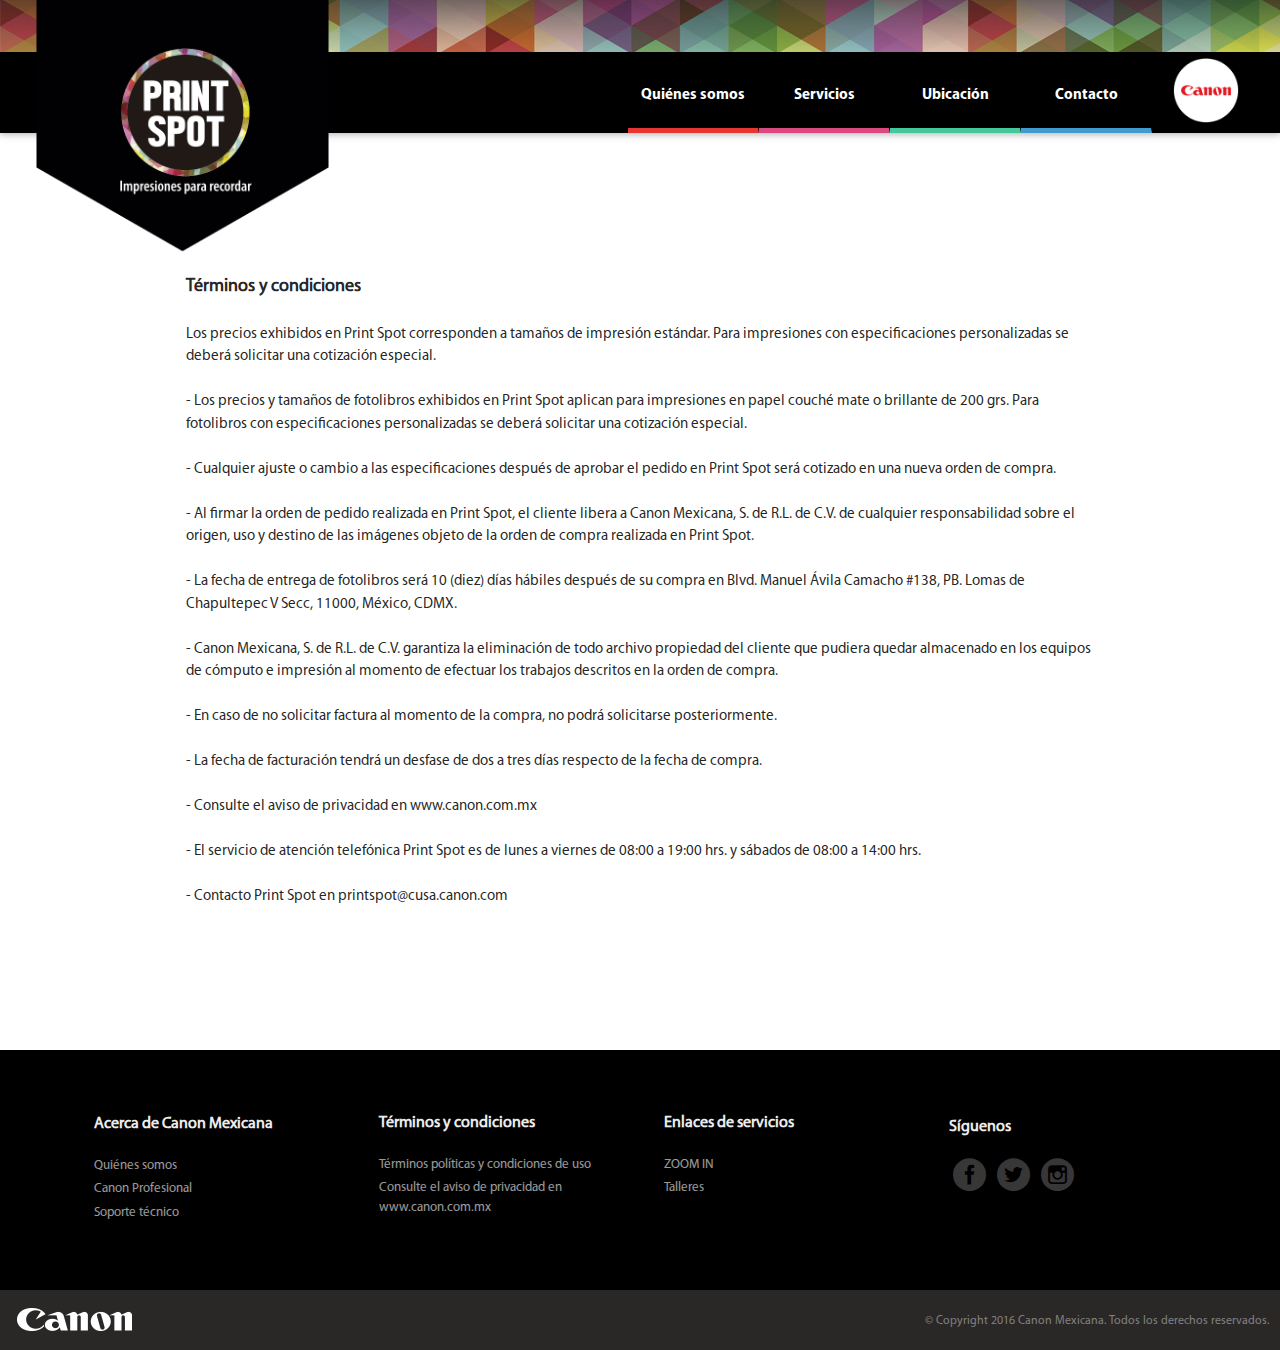
<file: terminos.html>
<!DOCTYPE html>
<html lang="es">
<head>
	<meta charset="UTF-8">
	<title>Print Spot | Canon</title>
	<link rel="stylesheet" href="style.css">
  <meta name="viewport" content="width=device-width, initial-scale=1.0">
  <link rel="icon" href="favicon.ico" type="image/x-icon"/>
<link rel="shortcut icon" href="favicon.ico" type="image/x-icon"/>

<script>

  (function(i,s,o,g,r,a,m){i['GoogleAnalyticsObject']=r;i[r]=i[r]||function(){

  (i[r].q=i[r].q||[]).push(arguments)},i[r].l=1*new Date();a=s.createElement(o),

  m=s.getElementsByTagName(o)[0];a.async=1;a.src=g;m.parentNode.insertBefore(a,m)

  })(window,document,'script','//www.google-analytics.com/analytics.js','ga');

 

  ga('create', 'UA-75109657-1', 'auto');

ga('require', 'displayfeatures');

  ga('send', 'pageview');

 

</script>
</head>
<body>
 
<nav>
    <div class="nav-wrapper">
      <a href="index.html" class=""><img src="assets/images/logo.png" alt="Print Spot Canon"></a>
      <a href="http://www.canon.com.mx"  target="_blank" class=""><img src="assets/images/logoCanon.png" alt="Print Spot Canon"></a>
      <a href="#" data-activates="mobile-demo" class="button-collapse"><i class="material-icons">menu</i></a>
      <ul class="menu-lg right hide-on-med-and-down">
        <li>
         <a class="full " href="quienes-somos.html">
           <img src="assets/images/btn-1.png" alt="">
           Quiénes somos
          </a>
        </li>
        <li>

         <a class='full dropdown-button' href='#' data-activates='dropdown1'>
          <img src="assets/images/btn-2.png" alt="">
         Servicios</a>

            <!-- Dropdown Structure -->
            <ul id='dropdown1' class='dropdown-content'>
              <li><a href="impresion-digital.html">Impresión Digital</a></li>
              <li><a href="photobook.html">Photobook</a></li>
              <li><a href="fine-art.html">Fine Art</a></li>
             <li><a href="digitalizacion-films.html">Digitalización</a></li>
            </ul>
      
        </li>
        <li>
         <a class="full" href="quienes-somos.html">
           <img src="assets/images/btn-3.png" alt="">Ubicación
          </a>
        </li>
         <li>
         <a class="full  " href="contacto.html">
           <img src="assets/images/btn-4.png" alt="">Contacto
          </a>
        </li>

        
      </ul>

      <ul class="side-nav" id="mobile-demo">
       <li><span></span><a  href="quienes-somos.html">Quiénes somos</a></li>
        <li class="no-padding">
        <ul class="collapsible collapsible-accordion">
          <li>
            <a class="collapsible-header"> <i class=" activePink material-icons">keyboard_arrow_right</i>Servicios
            </a>
            <div class="collapsible-body">
              <ul>
                <li><a href="impresion-digital.html">Impresión Digital</a></li>
                <li><a href="photobook.html">Photobook</a></li>
                <li><a href="fine-art.html">Fine Art</a></li>
               <li><a href="digitalizacion-films.html">Digitalización</a></li>
              </ul>
            </div>
          </li>
        </ul>
      </li>
        <li><span></span><a href="ubicacion.html">Ubicación</a></li>
        <li><span></span><a href="contacto.html">Contacto</a></li>
      </ul>
    </div>
  </nav>


<section class="legales">
   <div class="wrapper">
   <p>
   <b>Términos y condiciones</b> <br> 
      Los precios exhibidos en Print Spot corresponden a tamaños de impresión estándar.  Para impresiones con especificaciones personalizadas se deberá solicitar una cotización especial. <br> <br>
- Los precios y tamaños de fotolibros exhibidos en Print Spot aplican para impresiones en papel couché mate o brillante de 200 grs.  Para fotolibros con especificaciones personalizadas se deberá solicitar una cotización especial.<br> <br>
- Cualquier ajuste o cambio a las especificaciones después de aprobar el pedido en Print Spot será cotizado en una nueva orden de compra.<br> <br>
- Al firmar la orden de pedido realizada en Print Spot, el cliente libera a Canon Mexicana, S. de R.L. de C.V. de cualquier responsabilidad sobre el origen, uso y destino de las imágenes objeto de la orden de compra realizada en Print Spot.<br> <br>
- La fecha de entrega de fotolibros será 10 (diez) días hábiles después de su compra en Blvd. Manuel Ávila Camacho #138, PB.
               Lomas de Chapultepec V Secc, 11000, México, CDMX.<br> <br>
- Canon Mexicana, S. de R.L. de C.V. garantiza la eliminación de todo archivo propiedad del cliente que pudiera quedar almacenado en los equipos de cómputo e impresión al momento de efectuar los trabajos descritos en la orden de compra.<br> <br>
- En caso de no solicitar factura al momento de la compra, no podrá solicitarse posteriormente.<br> <br>
- La fecha de facturación tendrá un desfase de dos a tres días respecto de la fecha de compra.<br> <br>
- Consulte el aviso de privacidad en www.canon.com.mx<br> <br>
- El servicio de atención telefónica Print Spot es de lunes a viernes de 08:00 a 19:00 hrs. y sábados de 08:00 a 14:00 hrs.<br> <br>
- Contacto Print Spot en printspot@cusa.canon.com

      </p>
   </div>
</section>


<footer>
 <div class="wrapper-footer">
  <article>
  <ul class="collapsible popout" data-collapsible="accordion">
    <li>
      <div class="collapsible-header">Acerca de Canon Mexicana<i class="material-icons">add_box</i></div>
      <div class="collapsible-body">
        <p><a href="quienes-somos.html">Quiénes somos</a></p>
        <p><a href="http://www.canon.com.mx/cpsmexico/cps_que_es.aspx" target="_blank">Canon Profesional</a></p>
        <p><a href="http://www.canon.com.mx/servicio.aspx" target="_blank">Soporte técnico</a></p>
        
      </div>
    </li>
  </ul>
  </article>
  <article>
  <ul class="collapsible popout" data-collapsible="accordion">
    <li>
      <div class="collapsible-header">Términos y condiciones<i class="material-icons">add_box</i></div>
      <div class="collapsible-body">
        <p><a href="terminos.html">Términos políticas y condiciones de uso</a></p>
        <p><a href="http://www.canon.com.mx/" target="_blank">Consulte el aviso de privacidad en www.canon.com.mx</a></p>
      </div>  
    </li>
  </ul>
  </article>
   <article>
   <ul class="collapsible popout" data-collapsible="accordion">
    <li>
      <div class="collapsible-header">Enlaces de servicios<i class="material-icons">add_box</i></div>
      <div class="collapsible-body">
       <p><a href="http://www.canonzoomin.com/"  target="_blank">ZOOM IN</a></p>
       <p><a href="http://www.canon.com.mx/cursos.aspx"  target="_blank">Talleres</a></p>
      </div>
    </li>
    </ul>
  </article>
   <article>
   <ul class="collapsible popout" data-collapsible="accordion">
    <li>
     <p>
       <span class="follow">Síguenos</span>
       <a href="https://es-la.facebook.com/canonmexicana" target="_blank" class="social flaticon-social"></a>
       <a href="https://twitter.com/canonmexicana?lang=es" target="_blank" class="social flaticon-social-media"></a>
       <a href="https://www.instagram.com/canonmexicana/?hl=es" target="_blank" class="social flaticon-social-media-1"></a>
     </p>
    </li>
    </ul>
  </article>

 </div> 
  <article>
  <div class="wrapper-footerEnds">
     <img src="assets/images/log.png" alt="">
      <p>© Copyright 2016 Canon Mexicana. <br> Todos los derechos reservados.</p>
    </div>  
  </article>
</footer>  
</body>

</script>
<script type="text/javascript" src="https://code.jquery.com/jquery-2.1.1.min.js"></script>
<script type="text/javascript" src="assets/js/bin/materialize.js"></script>
<script src="assets/js/main.js"></script>

</html>
</file>
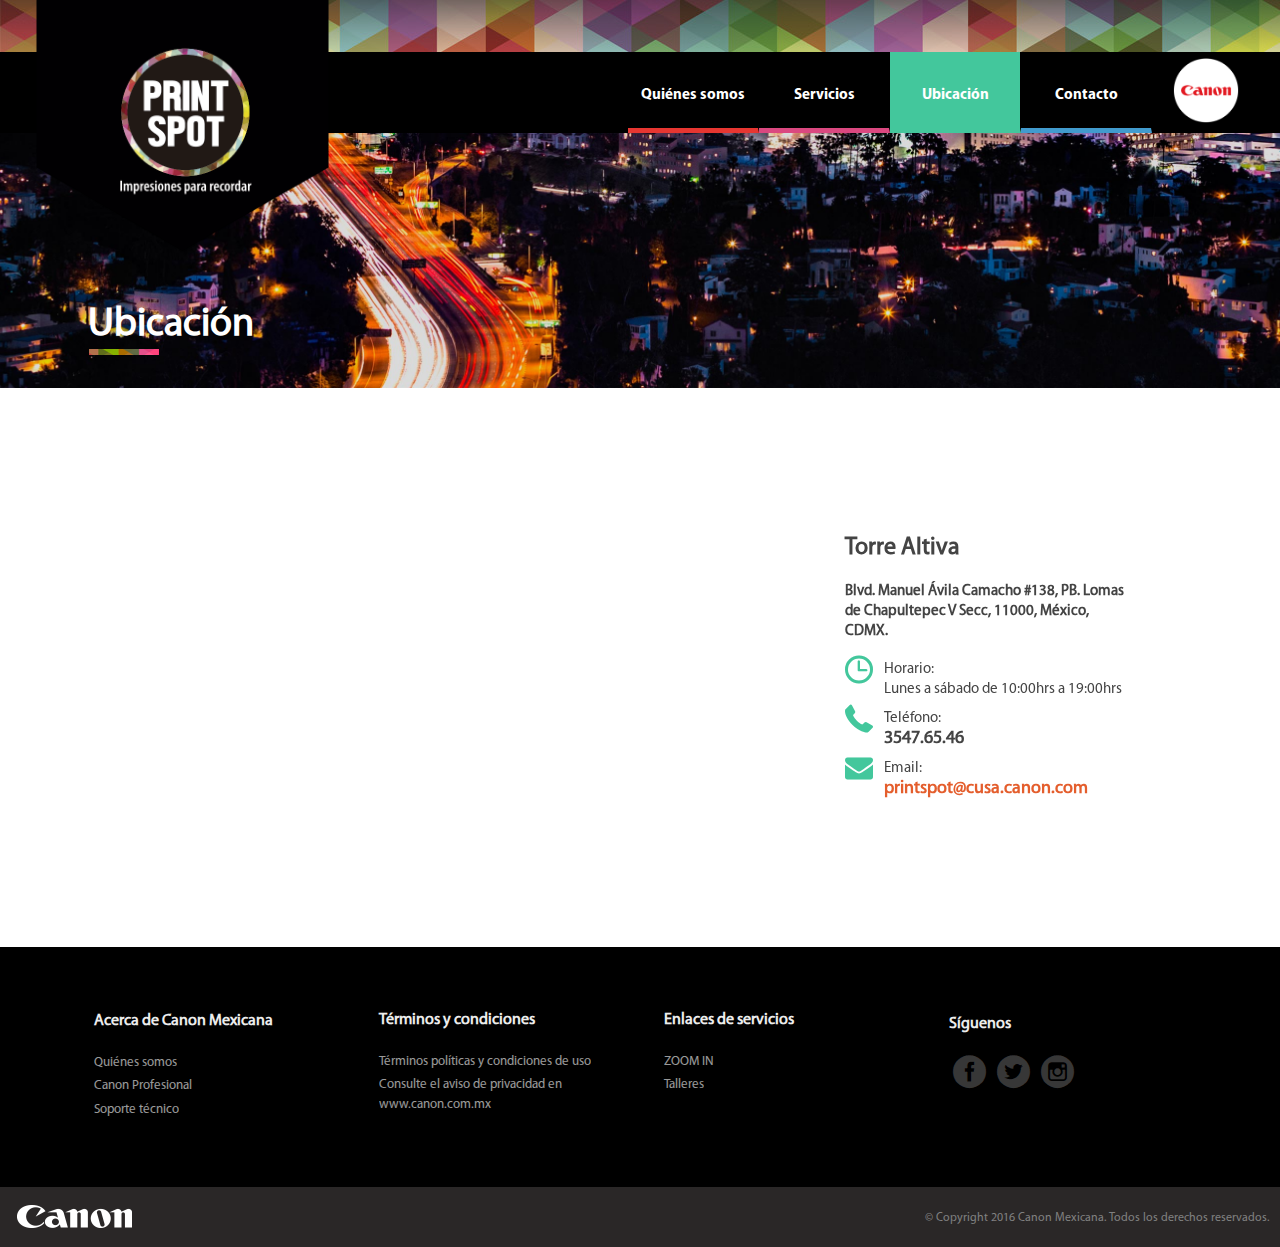
<file: ubicacion.html>
<!DOCTYPE html>
<html lang="es">
<head>
	<meta charset="UTF-8">
	<title>Print Spot | Canon</title>
	<link rel="stylesheet" href="style.css">
  <meta name="viewport" content="width=device-width, initial-scale=1.0">
  <link rel="icon" href="favicon.ico" type="image/x-icon"/>
<link rel="shortcut icon" href="favicon.ico" type="image/x-icon"/>

<script>

  (function(i,s,o,g,r,a,m){i['GoogleAnalyticsObject']=r;i[r]=i[r]||function(){

  (i[r].q=i[r].q||[]).push(arguments)},i[r].l=1*new Date();a=s.createElement(o),

  m=s.getElementsByTagName(o)[0];a.async=1;a.src=g;m.parentNode.insertBefore(a,m)

  })(window,document,'script','//www.google-analytics.com/analytics.js','ga');

 

  ga('create', 'UA-75109657-1', 'auto');

ga('require', 'displayfeatures');

  ga('send', 'pageview');

 

</script>
</head>
<body>
 
<nav>
    <div class="nav-wrapper">
      <a href="index.html" class=""><img src="assets/images/logo.png" alt="Print Spot Canon"></a>
      <a href="http://www.canon.com.mx"  target="_blank" class=""><img src="assets/images/logoCanon.png" alt="Print Spot Canon"></a>
      <a href="#" data-activates="mobile-demo" class="button-collapse"><i class="material-icons">menu</i></a>
      <ul class="menu-lg right hide-on-med-and-down">
        <li>
         <a class="full " href="quienes-somos.html">
           <img src="assets/images/btn-1.png" alt="">
           Quiénes somos
          </a>
        </li>
        <li>

         <a class='full dropdown-button' href='#' data-activates='dropdown1'>
          <img src="assets/images/btn-2.png" alt="">
         Servicios</a>

            <!-- Dropdown Structure -->
            <ul id='dropdown1' class='dropdown-content'>
              <li><a href="impresion-digital.html">Impresión Digital</a></li>
              <li><a href="photobook.html">Photobook</a></li>
              <li><a href="fine-art.html">Fine Art</a></li>
             <li><a href="digitalizacion-films.html">Digitalización</a></li>
            </ul>
      
        </li>
        <li>
         <a class="full activeGreen" href="quienes-somos.html">
           <img src="assets/images/btn-3.png" alt="">Ubicación
          </a>
        </li>
         <li>
         <a class="full  " href="contacto.html">
           <img src="assets/images/btn-4.png" alt="">Contacto
          </a>
        </li>

        
      </ul>

      <ul class="side-nav" id="mobile-demo">
       <li><span></span><a  href="quienes-somos.html">Quiénes somos</a></li>
        <li class="no-padding">
        <ul class="collapsible collapsible-accordion">
          <li>
            <a class="collapsible-header"> <i class="material-icons">keyboard_arrow_right</i>Servicios
            </a>
            <div class="collapsible-body">
              <ul>
                <li><a href="impresion-digital.html">Impresión Digital</a></li>
                <li><a href="photobook.html">Photobook</a></li>
                <li><a href="fine-art.html">Fine Art</a></li>
               <li><a href="digitalizacion-films.html">Digitalización</a></li>
              </ul>
            </div>
          </li>
        </ul>
      </li>
        <li><span></span><a href="ubicacion.html">Ubicación</a></li>
        <li><span></span><a href="contacto.html">Contacto</a></li>
      </ul>
    </div>
  </nav>


 <section class="headerIn headerUbicacion">
   <div class="wrapper">
     <h2>Ubicación</h2>
     <img src="assets/images/plecaTitlePink.png" alt="Canon servicios de impresión">
   </div>
 </section>
 <section class="mapFull">
    <iframe style="pointer-event:none;" src="https://www.google.com/maps/embed?pb=!1m18!1m12!1m3!1d3762.522159748652!2d-99.21180123430263!3d19.433041457819435!2m3!1f0!2f0!3f0!3m2!1i1024!2i768!4f13.1!3m3!1m2!1s0x85d2021f0ff0a0fd%3A0xc3d186509777347d!2sCanon+Mexicana%2C+S.+de+R.L.+de+C.V.!5e0!3m2!1ses!2smx!4v1457544588915" width="100%" height="550px" frameborder="0" style="border:0" allowfullscreen></iframe>
   <div class="wrapper">
     <article class="dates">
        <ul>
          <li>Torre Altiva</li>
            <li>Blvd. Manuel Ávila Camacho #138, PB.
               Lomas de Chapultepec V Secc, 11000, México, CDMX.</li>
          <li><span class="flaticon-clock"></span> Horario:<br>
            Lunes a sábado de 10:00hrs a 19:00hrs</li>
          <li><span class="flaticon-technology"></span>Teléfono:<br><b> 3547.65.46</b>
           </li>
           <li><span class="flaticon-note"></span>Email:<br><a href="mailto:printspot@cusa.canon.com ">printspot@cusa.canon.com</a></li>
        </ul>
     </article>
   </div>
 </section>

<footer>
 <div class="wrapper-footer">
  <article>
  <ul class="collapsible popout" data-collapsible="accordion">
    <li>
      <div class="collapsible-header">Acerca de Canon Mexicana<i class="material-icons">add_box</i></div>
      <div class="collapsible-body">
        <p><a href="quienes-somos.html">Quiénes somos</a></p>
        <p><a href="http://www.canon.com.mx/cpsmexico/cps_que_es.aspx" target="_blank">Canon Profesional</a></p>
        <p><a href="http://www.canon.com.mx/servicio.aspx" target="_blank">Soporte técnico</a></p>
        
      </div>
    </li>
  </ul>
  </article>
  <article>
  <ul class="collapsible popout" data-collapsible="accordion">
    <li>
      <div class="collapsible-header">Términos y condiciones<i class="material-icons">add_box</i></div>
      <div class="collapsible-body">
        <p><a href="terminos.html">Términos políticas y condiciones de uso</a></p>
        <p><a href="http://www.canon.com.mx/" target="_blank">Consulte el aviso de privacidad en www.canon.com.mx</a></p>
      </div>  
    </li>
  </ul>
  </article>
   <article>
   <ul class="collapsible popout" data-collapsible="accordion">
    <li>
      <div class="collapsible-header">Enlaces de servicios<i class="material-icons">add_box</i></div>
      <div class="collapsible-body">
       <p><a href="http://www.canonzoomin.com/"  target="_blank">ZOOM IN</a></p>
       <p><a href="http://www.canon.com.mx/cursos.aspx"  target="_blank">Talleres</a></p>
      </div>
    </li>
    </ul>
  </article>
   <article>
   <ul class="collapsible popout" data-collapsible="accordion">
    <li>
     <p>
       <span class="follow">Síguenos</span>
       <a href="https://es-la.facebook.com/canonmexicana" target="_blank" class="social flaticon-social"></a>
       <a href="https://twitter.com/canonmexicana?lang=es" target="_blank" class="social flaticon-social-media"></a>
       <a href="https://www.instagram.com/canonmexicana/?hl=es" target="_blank" class="social flaticon-social-media-1"></a>
     </p>
    </li>
    </ul>
  </article>

 </div> 
  <article>
  <div class="wrapper-footerEnds">
     <img src="assets/images/log.png" alt="">
      <p>© Copyright 2016 Canon Mexicana. <br> Todos los derechos reservados.</p>
    </div>  
  </article>
</footer>
</body>

</script>
<script type="text/javascript" src="https://code.jquery.com/jquery-2.1.1.min.js"></script>
<script type="text/javascript" src="assets/js/bin/materialize.js"></script>
<script src="assets/js/main.js"></script>

</html>
</file>
<file: style.css>
/* 
 * 	Core Owl Carousel CSS File
 *	v1.3.3
 */
/* clearfix */
@import url("https://fonts.googleapis.com/icon?family=Material+Icons");
.owl-carousel .owl-wrapper:after {
  content: ".";
  display: block;
  clear: both;
  visibility: hidden;
  line-height: 0;
  height: 0; }

/* display none until init */
.owl-carousel {
  display: none;
  position: relative;
  width: 100%;
  -ms-touch-action: pan-y; }

.owl-carousel .owl-wrapper {
  display: none;
  -webkit-transform: translate3d(0px, 0px, 0px); }

.owl-carousel .owl-wrapper-outer {
  overflow: hidden;
  width: 100%; }

.owl-carousel .owl-wrapper-outer.autoHeight {
  -webkit-transition: height 500ms ease-in-out;
  -moz-transition: height 500ms ease-in-out;
  -ms-transition: height 500ms ease-in-out;
  -o-transition: height 500ms ease-in-out;
  transition: height 500ms ease-in-out; }

.owl-carousel .owl-item {
  float: left; }

.owl-controls .owl-page,
.owl-controls .owl-buttons div {
  cursor: pointer; }

.owl-controls {
  -webkit-user-select: none;
  -khtml-user-select: none;
  -moz-user-select: none;
  -ms-user-select: none;
  user-select: none;
  -webkit-tap-highlight-color: transparent; }

/* mouse grab icon */
.grabbing {
  cursor: url(grabbing.png) 8 8, move; }

/* fix */
.owl-carousel .owl-wrapper,
.owl-carousel .owl-item {
  -webkit-backface-visibility: hidden;
  -moz-backface-visibility: hidden;
  -ms-backface-visibility: hidden;
  -webkit-transform: translate3d(0, 0, 0);
  -moz-transform: translate3d(0, 0, 0);
  -ms-transform: translate3d(0, 0, 0); }

/* 
 *  Owl Carousel CSS3 Transitions 
 *  v1.3.2
 */
.owl-origin {
  -webkit-perspective: 1200px;
  -webkit-perspective-origin-x: 50%;
  -webkit-perspective-origin-y: 50%;
  -moz-perspective: 1200px;
  -moz-perspective-origin-x: 50%;
  -moz-perspective-origin-y: 50%;
  perspective: 1200px; }

/* fade */
.owl-fade-out {
  z-index: 10;
  -webkit-animation: fadeOut .7s both ease;
  -moz-animation: fadeOut .7s both ease;
  animation: fadeOut .7s both ease; }

.owl-fade-in {
  -webkit-animation: fadeIn .7s both ease;
  -moz-animation: fadeIn .7s both ease;
  animation: fadeIn .7s both ease; }

/* backSlide */
.owl-backSlide-out {
  -webkit-animation: backSlideOut 1s both ease;
  -moz-animation: backSlideOut 1s both ease;
  animation: backSlideOut 1s both ease; }

.owl-backSlide-in {
  -webkit-animation: backSlideIn 1s both ease;
  -moz-animation: backSlideIn 1s both ease;
  animation: backSlideIn 1s both ease; }

/* goDown */
.owl-goDown-out {
  -webkit-animation: scaleToFade .7s ease both;
  -moz-animation: scaleToFade .7s ease both;
  animation: scaleToFade .7s ease both; }

.owl-goDown-in {
  -webkit-animation: goDown .6s ease both;
  -moz-animation: goDown .6s ease both;
  animation: goDown .6s ease both; }

/* scaleUp */
.owl-fadeUp-in {
  -webkit-animation: scaleUpFrom .5s ease both;
  -moz-animation: scaleUpFrom .5s ease both;
  animation: scaleUpFrom .5s ease both; }

.owl-fadeUp-out {
  -webkit-animation: scaleUpTo .5s ease both;
  -moz-animation: scaleUpTo .5s ease both;
  animation: scaleUpTo .5s ease both; }

/* Keyframes */
/*empty*/
@-webkit-keyframes empty {
  0% {
    opacity: 1; } }
@-moz-keyframes empty {
  0% {
    opacity: 1; } }
@keyframes empty {
  0% {
    opacity: 1; } }
@-webkit-keyframes fadeIn {
  0% {
    opacity: 0; }
  100% {
    opacity: 1; } }
@-moz-keyframes fadeIn {
  0% {
    opacity: 0; }
  100% {
    opacity: 1; } }
@keyframes fadeIn {
  0% {
    opacity: 0; }
  100% {
    opacity: 1; } }
@-webkit-keyframes fadeOut {
  0% {
    opacity: 1; }
  100% {
    opacity: 0; } }
@-moz-keyframes fadeOut {
  0% {
    opacity: 1; }
  100% {
    opacity: 0; } }
@keyframes fadeOut {
  0% {
    opacity: 1; }
  100% {
    opacity: 0; } }
@-webkit-keyframes backSlideOut {
  25% {
    opacity: .5;
    -webkit-transform: translateZ(-500px); }
  75% {
    opacity: .5;
    -webkit-transform: translateZ(-500px) translateX(-200%); }
  100% {
    opacity: .5;
    -webkit-transform: translateZ(-500px) translateX(-200%); } }
@-moz-keyframes backSlideOut {
  25% {
    opacity: .5;
    -moz-transform: translateZ(-500px); }
  75% {
    opacity: .5;
    -moz-transform: translateZ(-500px) translateX(-200%); }
  100% {
    opacity: .5;
    -moz-transform: translateZ(-500px) translateX(-200%); } }
@keyframes backSlideOut {
  25% {
    opacity: .5;
    transform: translateZ(-500px); }
  75% {
    opacity: .5;
    transform: translateZ(-500px) translateX(-200%); }
  100% {
    opacity: .5;
    transform: translateZ(-500px) translateX(-200%); } }
@-webkit-keyframes backSlideIn {
  0%, 25% {
    opacity: .5;
    -webkit-transform: translateZ(-500px) translateX(200%); }
  75% {
    opacity: .5;
    -webkit-transform: translateZ(-500px); }
  100% {
    opacity: 1;
    -webkit-transform: translateZ(0) translateX(0); } }
@-moz-keyframes backSlideIn {
  0%, 25% {
    opacity: .5;
    -moz-transform: translateZ(-500px) translateX(200%); }
  75% {
    opacity: .5;
    -moz-transform: translateZ(-500px); }
  100% {
    opacity: 1;
    -moz-transform: translateZ(0) translateX(0); } }
@keyframes backSlideIn {
  0%, 25% {
    opacity: .5;
    transform: translateZ(-500px) translateX(200%); }
  75% {
    opacity: .5;
    transform: translateZ(-500px); }
  100% {
    opacity: 1;
    transform: translateZ(0) translateX(0); } }
@-webkit-keyframes scaleToFade {
  to {
    opacity: 0;
    -webkit-transform: scale(0.8); } }
@-moz-keyframes scaleToFade {
  to {
    opacity: 0;
    -moz-transform: scale(0.8); } }
@keyframes scaleToFade {
  to {
    opacity: 0;
    transform: scale(0.8); } }
@-webkit-keyframes goDown {
  from {
    -webkit-transform: translateY(-100%); } }
@-moz-keyframes goDown {
  from {
    -moz-transform: translateY(-100%); } }
@keyframes goDown {
  from {
    transform: translateY(-100%); } }
@-webkit-keyframes scaleUpFrom {
  from {
    opacity: 0;
    -webkit-transform: scale(1.5); } }
@-moz-keyframes scaleUpFrom {
  from {
    opacity: 0;
    -moz-transform: scale(1.5); } }
@keyframes scaleUpFrom {
  from {
    opacity: 0;
    transform: scale(1.5); } }
@-webkit-keyframes scaleUpTo {
  to {
    opacity: 0;
    -webkit-transform: scale(1.5); } }
@-moz-keyframes scaleUpTo {
  to {
    opacity: 0;
    -moz-transform: scale(1.5); } }
@keyframes scaleUpTo {
  to {
    opacity: 0;
    transform: scale(1.5); } }
/*!
 * Materialize v0.97.5 (http://materializecss.com)
 * Copyright 2014-2015 Materialize
 * MIT License (https://raw.githubusercontent.com/Dogfalo/materialize/master/LICENSE)
 */
.materialize-red.lighten-5 {
  background-color: #fdeaeb !important; }

.materialize-red-text.text-lighten-5 {
  color: #fdeaeb !important; }

.materialize-red.lighten-4 {
  background-color: #f8c1c3 !important; }

.materialize-red-text.text-lighten-4 {
  color: #f8c1c3 !important; }

.materialize-red.lighten-3 {
  background-color: #f3989b !important; }

.materialize-red-text.text-lighten-3 {
  color: #f3989b !important; }

.materialize-red.lighten-2 {
  background-color: #ee6e73 !important; }

.materialize-red-text.text-lighten-2 {
  color: #ee6e73 !important; }

.materialize-red.lighten-1 {
  background-color: #ea454b !important; }

.materialize-red-text.text-lighten-1 {
  color: #ea454b !important; }

.materialize-red {
  background-color: #e51c23 !important; }

.materialize-red-text {
  color: #e51c23 !important; }

.materialize-red.darken-1 {
  background-color: #d0181e !important; }

.materialize-red-text.text-darken-1 {
  color: #d0181e !important; }

.materialize-red.darken-2 {
  background-color: #b9151b !important; }

.materialize-red-text.text-darken-2 {
  color: #b9151b !important; }

.materialize-red.darken-3 {
  background-color: #a21318 !important; }

.materialize-red-text.text-darken-3 {
  color: #a21318 !important; }

.materialize-red.darken-4 {
  background-color: #8b1014 !important; }

.materialize-red-text.text-darken-4 {
  color: #8b1014 !important; }

.red.lighten-5 {
  background-color: #FFEBEE !important; }

.red-text.text-lighten-5 {
  color: #FFEBEE !important; }

.red.lighten-4 {
  background-color: #FFCDD2 !important; }

.red-text.text-lighten-4 {
  color: #FFCDD2 !important; }

.red.lighten-3 {
  background-color: #EF9A9A !important; }

.red-text.text-lighten-3 {
  color: #EF9A9A !important; }

.red.lighten-2 {
  background-color: #E57373 !important; }

.red-text.text-lighten-2 {
  color: #E57373 !important; }

.red.lighten-1 {
  background-color: #EF5350 !important; }

.red-text.text-lighten-1 {
  color: #EF5350 !important; }

.red {
  background-color: #F44336 !important; }

.red-text {
  color: #F44336 !important; }

.red.darken-1 {
  background-color: #E53935 !important; }

.red-text.text-darken-1 {
  color: #E53935 !important; }

.red.darken-2 {
  background-color: #D32F2F !important; }

.red-text.text-darken-2 {
  color: #D32F2F !important; }

.red.darken-3 {
  background-color: #C62828 !important; }

.red-text.text-darken-3 {
  color: #C62828 !important; }

.red.darken-4 {
  background-color: #B71C1C !important; }

.red-text.text-darken-4 {
  color: #B71C1C !important; }

.red.accent-1 {
  background-color: #FF8A80 !important; }

.red-text.text-accent-1 {
  color: #FF8A80 !important; }

.red.accent-2 {
  background-color: #FF5252 !important; }

.red-text.text-accent-2 {
  color: #FF5252 !important; }

.red.accent-3 {
  background-color: #FF1744 !important; }

.red-text.text-accent-3 {
  color: #FF1744 !important; }

.red.accent-4 {
  background-color: #D50000 !important; }

.red-text.text-accent-4 {
  color: #D50000 !important; }

.pink.lighten-5 {
  background-color: #fce4ec !important; }

.pink-text.text-lighten-5 {
  color: #fce4ec !important; }

.pink.lighten-4 {
  background-color: #f8bbd0 !important; }

.pink-text.text-lighten-4 {
  color: #f8bbd0 !important; }

.pink.lighten-3 {
  background-color: #f48fb1 !important; }

.pink-text.text-lighten-3 {
  color: #f48fb1 !important; }

.pink.lighten-2 {
  background-color: #f06292 !important; }

.pink-text.text-lighten-2 {
  color: #f06292 !important; }

.pink.lighten-1 {
  background-color: #ec407a !important; }

.pink-text.text-lighten-1 {
  color: #ec407a !important; }

.pink {
  background-color: #e91e63 !important; }

.pink-text {
  color: #e91e63 !important; }

.pink.darken-1 {
  background-color: #d81b60 !important; }

.pink-text.text-darken-1 {
  color: #d81b60 !important; }

.pink.darken-2 {
  background-color: #c2185b !important; }

.pink-text.text-darken-2 {
  color: #c2185b !important; }

.pink.darken-3 {
  background-color: #ad1457 !important; }

.pink-text.text-darken-3 {
  color: #ad1457 !important; }

.pink.darken-4 {
  background-color: #880e4f !important; }

.pink-text.text-darken-4 {
  color: #880e4f !important; }

.pink.accent-1 {
  background-color: #ff80ab !important; }

.pink-text.text-accent-1 {
  color: #ff80ab !important; }

.pink.accent-2 {
  background-color: #ff4081 !important; }

.pink-text.text-accent-2 {
  color: #ff4081 !important; }

.pink.accent-3 {
  background-color: #f50057 !important; }

.pink-text.text-accent-3 {
  color: #f50057 !important; }

.pink.accent-4 {
  background-color: #c51162 !important; }

.pink-text.text-accent-4 {
  color: #c51162 !important; }

.purple.lighten-5 {
  background-color: #f3e5f5 !important; }

.purple-text.text-lighten-5 {
  color: #f3e5f5 !important; }

.purple.lighten-4 {
  background-color: #e1bee7 !important; }

.purple-text.text-lighten-4 {
  color: #e1bee7 !important; }

.purple.lighten-3 {
  background-color: #ce93d8 !important; }

.purple-text.text-lighten-3 {
  color: #ce93d8 !important; }

.purple.lighten-2 {
  background-color: #ba68c8 !important; }

.purple-text.text-lighten-2 {
  color: #ba68c8 !important; }

.purple.lighten-1 {
  background-color: #ab47bc !important; }

.purple-text.text-lighten-1 {
  color: #ab47bc !important; }

.purple {
  background-color: #9c27b0 !important; }

.purple-text {
  color: #9c27b0 !important; }

.purple.darken-1 {
  background-color: #8e24aa !important; }

.purple-text.text-darken-1 {
  color: #8e24aa !important; }

.purple.darken-2 {
  background-color: #7b1fa2 !important; }

.purple-text.text-darken-2 {
  color: #7b1fa2 !important; }

.purple.darken-3 {
  background-color: #6a1b9a !important; }

.purple-text.text-darken-3 {
  color: #6a1b9a !important; }

.purple.darken-4 {
  background-color: #4a148c !important; }

.purple-text.text-darken-4 {
  color: #4a148c !important; }

.purple.accent-1 {
  background-color: #ea80fc !important; }

.purple-text.text-accent-1 {
  color: #ea80fc !important; }

.purple.accent-2 {
  background-color: #e040fb !important; }

.purple-text.text-accent-2 {
  color: #e040fb !important; }

.purple.accent-3 {
  background-color: #d500f9 !important; }

.purple-text.text-accent-3 {
  color: #d500f9 !important; }

.purple.accent-4 {
  background-color: #a0f !important; }

.purple-text.text-accent-4 {
  color: #a0f !important; }

.deep-purple.lighten-5 {
  background-color: #ede7f6 !important; }

.deep-purple-text.text-lighten-5 {
  color: #ede7f6 !important; }

.deep-purple.lighten-4 {
  background-color: #d1c4e9 !important; }

.deep-purple-text.text-lighten-4 {
  color: #d1c4e9 !important; }

.deep-purple.lighten-3 {
  background-color: #b39ddb !important; }

.deep-purple-text.text-lighten-3 {
  color: #b39ddb !important; }

.deep-purple.lighten-2 {
  background-color: #9575cd !important; }

.deep-purple-text.text-lighten-2 {
  color: #9575cd !important; }

.deep-purple.lighten-1 {
  background-color: #7e57c2 !important; }

.deep-purple-text.text-lighten-1 {
  color: #7e57c2 !important; }

.deep-purple {
  background-color: #673ab7 !important; }

.deep-purple-text {
  color: #673ab7 !important; }

.deep-purple.darken-1 {
  background-color: #5e35b1 !important; }

.deep-purple-text.text-darken-1 {
  color: #5e35b1 !important; }

.deep-purple.darken-2 {
  background-color: #512da8 !important; }

.deep-purple-text.text-darken-2 {
  color: #512da8 !important; }

.deep-purple.darken-3 {
  background-color: #4527a0 !important; }

.deep-purple-text.text-darken-3 {
  color: #4527a0 !important; }

.deep-purple.darken-4 {
  background-color: #311b92 !important; }

.deep-purple-text.text-darken-4 {
  color: #311b92 !important; }

.deep-purple.accent-1 {
  background-color: #b388ff !important; }

.deep-purple-text.text-accent-1 {
  color: #b388ff !important; }

.deep-purple.accent-2 {
  background-color: #7c4dff !important; }

.deep-purple-text.text-accent-2 {
  color: #7c4dff !important; }

.deep-purple.accent-3 {
  background-color: #651fff !important; }

.deep-purple-text.text-accent-3 {
  color: #651fff !important; }

.deep-purple.accent-4 {
  background-color: #6200ea !important; }

.deep-purple-text.text-accent-4 {
  color: #6200ea !important; }

.indigo.lighten-5 {
  background-color: #e8eaf6 !important; }

.indigo-text.text-lighten-5 {
  color: #e8eaf6 !important; }

.indigo.lighten-4 {
  background-color: #c5cae9 !important; }

.indigo-text.text-lighten-4 {
  color: #c5cae9 !important; }

.indigo.lighten-3 {
  background-color: #9fa8da !important; }

.indigo-text.text-lighten-3 {
  color: #9fa8da !important; }

.indigo.lighten-2 {
  background-color: #7986cb !important; }

.indigo-text.text-lighten-2 {
  color: #7986cb !important; }

.indigo.lighten-1 {
  background-color: #5c6bc0 !important; }

.indigo-text.text-lighten-1 {
  color: #5c6bc0 !important; }

.indigo {
  background-color: #3f51b5 !important; }

.indigo-text {
  color: #3f51b5 !important; }

.indigo.darken-1 {
  background-color: #3949ab !important; }

.indigo-text.text-darken-1 {
  color: #3949ab !important; }

.indigo.darken-2 {
  background-color: #303f9f !important; }

.indigo-text.text-darken-2 {
  color: #303f9f !important; }

.indigo.darken-3 {
  background-color: #283593 !important; }

.indigo-text.text-darken-3 {
  color: #283593 !important; }

.indigo.darken-4 {
  background-color: #1a237e !important; }

.indigo-text.text-darken-4 {
  color: #1a237e !important; }

.indigo.accent-1 {
  background-color: #8c9eff !important; }

.indigo-text.text-accent-1 {
  color: #8c9eff !important; }

.indigo.accent-2 {
  background-color: #536dfe !important; }

.indigo-text.text-accent-2 {
  color: #536dfe !important; }

.indigo.accent-3 {
  background-color: #3d5afe !important; }

.indigo-text.text-accent-3 {
  color: #3d5afe !important; }

.indigo.accent-4 {
  background-color: #304ffe !important; }

.indigo-text.text-accent-4 {
  color: #304ffe !important; }

.blue.lighten-5 {
  background-color: #E3F2FD !important; }

.blue-text.text-lighten-5 {
  color: #E3F2FD !important; }

.blue.lighten-4 {
  background-color: #BBDEFB !important; }

.blue-text.text-lighten-4 {
  color: #BBDEFB !important; }

.blue.lighten-3 {
  background-color: #90CAF9 !important; }

.blue-text.text-lighten-3 {
  color: #90CAF9 !important; }

.blue.lighten-2 {
  background-color: #64B5F6 !important; }

.blue-text.text-lighten-2 {
  color: #64B5F6 !important; }

.blue.lighten-1 {
  background-color: #42A5F5 !important; }

.blue-text.text-lighten-1 {
  color: #42A5F5 !important; }

.blue {
  background-color: #2196F3 !important; }

.blue-text {
  color: #2196F3 !important; }

.blue.darken-1 {
  background-color: #1E88E5 !important; }

.blue-text.text-darken-1 {
  color: #1E88E5 !important; }

.blue.darken-2 {
  background-color: #1976D2 !important; }

.blue-text.text-darken-2 {
  color: #1976D2 !important; }

.blue.darken-3 {
  background-color: #1565C0 !important; }

.blue-text.text-darken-3 {
  color: #1565C0 !important; }

.blue.darken-4 {
  background-color: #0D47A1 !important; }

.blue-text.text-darken-4 {
  color: #0D47A1 !important; }

.blue.accent-1 {
  background-color: #82B1FF !important; }

.blue-text.text-accent-1 {
  color: #82B1FF !important; }

.blue.accent-2 {
  background-color: #448AFF !important; }

.blue-text.text-accent-2 {
  color: #448AFF !important; }

.blue.accent-3 {
  background-color: #2979FF !important; }

.blue-text.text-accent-3 {
  color: #2979FF !important; }

.blue.accent-4 {
  background-color: #2962FF !important; }

.blue-text.text-accent-4 {
  color: #2962FF !important; }

.light-blue.lighten-5 {
  background-color: #e1f5fe !important; }

.light-blue-text.text-lighten-5 {
  color: #e1f5fe !important; }

.light-blue.lighten-4 {
  background-color: #b3e5fc !important; }

.light-blue-text.text-lighten-4 {
  color: #b3e5fc !important; }

.light-blue.lighten-3 {
  background-color: #81d4fa !important; }

.light-blue-text.text-lighten-3 {
  color: #81d4fa !important; }

.light-blue.lighten-2 {
  background-color: #4fc3f7 !important; }

.light-blue-text.text-lighten-2 {
  color: #4fc3f7 !important; }

.light-blue.lighten-1 {
  background-color: #29b6f6 !important; }

.light-blue-text.text-lighten-1 {
  color: #29b6f6 !important; }

.light-blue {
  background-color: #03a9f4 !important; }

.light-blue-text {
  color: #03a9f4 !important; }

.light-blue.darken-1 {
  background-color: #039be5 !important; }

.light-blue-text.text-darken-1 {
  color: #039be5 !important; }

.light-blue.darken-2 {
  background-color: #0288d1 !important; }

.light-blue-text.text-darken-2 {
  color: #0288d1 !important; }

.light-blue.darken-3 {
  background-color: #0277bd !important; }

.light-blue-text.text-darken-3 {
  color: #0277bd !important; }

.light-blue.darken-4 {
  background-color: #01579b !important; }

.light-blue-text.text-darken-4 {
  color: #01579b !important; }

.light-blue.accent-1 {
  background-color: #80d8ff !important; }

.light-blue-text.text-accent-1 {
  color: #80d8ff !important; }

.light-blue.accent-2 {
  background-color: #40c4ff !important; }

.light-blue-text.text-accent-2 {
  color: #40c4ff !important; }

.light-blue.accent-3 {
  background-color: #00b0ff !important; }

.light-blue-text.text-accent-3 {
  color: #00b0ff !important; }

.light-blue.accent-4 {
  background-color: #0091ea !important; }

.light-blue-text.text-accent-4 {
  color: #0091ea !important; }

.cyan.lighten-5 {
  background-color: #e0f7fa !important; }

.cyan-text.text-lighten-5 {
  color: #e0f7fa !important; }

.cyan.lighten-4 {
  background-color: #b2ebf2 !important; }

.cyan-text.text-lighten-4 {
  color: #b2ebf2 !important; }

.cyan.lighten-3 {
  background-color: #80deea !important; }

.cyan-text.text-lighten-3 {
  color: #80deea !important; }

.cyan.lighten-2 {
  background-color: #4dd0e1 !important; }

.cyan-text.text-lighten-2 {
  color: #4dd0e1 !important; }

.cyan.lighten-1 {
  background-color: #26c6da !important; }

.cyan-text.text-lighten-1 {
  color: #26c6da !important; }

.cyan {
  background-color: #00bcd4 !important; }

.cyan-text {
  color: #00bcd4 !important; }

.cyan.darken-1 {
  background-color: #00acc1 !important; }

.cyan-text.text-darken-1 {
  color: #00acc1 !important; }

.cyan.darken-2 {
  background-color: #0097a7 !important; }

.cyan-text.text-darken-2 {
  color: #0097a7 !important; }

.cyan.darken-3 {
  background-color: #00838f !important; }

.cyan-text.text-darken-3 {
  color: #00838f !important; }

.cyan.darken-4 {
  background-color: #006064 !important; }

.cyan-text.text-darken-4 {
  color: #006064 !important; }

.cyan.accent-1 {
  background-color: #84ffff !important; }

.cyan-text.text-accent-1 {
  color: #84ffff !important; }

.cyan.accent-2 {
  background-color: #18ffff !important; }

.cyan-text.text-accent-2 {
  color: #18ffff !important; }

.cyan.accent-3 {
  background-color: #00e5ff !important; }

.cyan-text.text-accent-3 {
  color: #00e5ff !important; }

.cyan.accent-4 {
  background-color: #00b8d4 !important; }

.cyan-text.text-accent-4 {
  color: #00b8d4 !important; }

.teal.lighten-5 {
  background-color: #e0f2f1 !important; }

.teal-text.text-lighten-5 {
  color: #e0f2f1 !important; }

.teal.lighten-4 {
  background-color: #b2dfdb !important; }

.teal-text.text-lighten-4 {
  color: #b2dfdb !important; }

.teal.lighten-3 {
  background-color: #80cbc4 !important; }

.teal-text.text-lighten-3 {
  color: #80cbc4 !important; }

.teal.lighten-2 {
  background-color: #4db6ac !important; }

.teal-text.text-lighten-2 {
  color: #4db6ac !important; }

.teal.lighten-1 {
  background-color: #26a69a !important; }

.teal-text.text-lighten-1 {
  color: #26a69a !important; }

.teal {
  background-color: #009688 !important; }

.teal-text {
  color: #009688 !important; }

.teal.darken-1 {
  background-color: #00897b !important; }

.teal-text.text-darken-1 {
  color: #00897b !important; }

.teal.darken-2 {
  background-color: #00796b !important; }

.teal-text.text-darken-2 {
  color: #00796b !important; }

.teal.darken-3 {
  background-color: #00695c !important; }

.teal-text.text-darken-3 {
  color: #00695c !important; }

.teal.darken-4 {
  background-color: #004d40 !important; }

.teal-text.text-darken-4 {
  color: #004d40 !important; }

.teal.accent-1 {
  background-color: #a7ffeb !important; }

.teal-text.text-accent-1 {
  color: #a7ffeb !important; }

.teal.accent-2 {
  background-color: #64ffda !important; }

.teal-text.text-accent-2 {
  color: #64ffda !important; }

.teal.accent-3 {
  background-color: #1de9b6 !important; }

.teal-text.text-accent-3 {
  color: #1de9b6 !important; }

.teal.accent-4 {
  background-color: #00bfa5 !important; }

.teal-text.text-accent-4 {
  color: #00bfa5 !important; }

.green.lighten-5 {
  background-color: #E8F5E9 !important; }

.green-text.text-lighten-5 {
  color: #E8F5E9 !important; }

.green.lighten-4 {
  background-color: #C8E6C9 !important; }

.green-text.text-lighten-4 {
  color: #C8E6C9 !important; }

.green.lighten-3 {
  background-color: #A5D6A7 !important; }

.green-text.text-lighten-3 {
  color: #A5D6A7 !important; }

.green.lighten-2 {
  background-color: #81C784 !important; }

.green-text.text-lighten-2 {
  color: #81C784 !important; }

.green.lighten-1 {
  background-color: #66BB6A !important; }

.green-text.text-lighten-1 {
  color: #66BB6A !important; }

.green {
  background-color: #4CAF50 !important; }

.green-text {
  color: #4CAF50 !important; }

.green.darken-1 {
  background-color: #43A047 !important; }

.green-text.text-darken-1 {
  color: #43A047 !important; }

.green.darken-2 {
  background-color: #388E3C !important; }

.green-text.text-darken-2 {
  color: #388E3C !important; }

.green.darken-3 {
  background-color: #2E7D32 !important; }

.green-text.text-darken-3 {
  color: #2E7D32 !important; }

.green.darken-4 {
  background-color: #1B5E20 !important; }

.green-text.text-darken-4 {
  color: #1B5E20 !important; }

.green.accent-1 {
  background-color: #B9F6CA !important; }

.green-text.text-accent-1 {
  color: #B9F6CA !important; }

.green.accent-2 {
  background-color: #69F0AE !important; }

.green-text.text-accent-2 {
  color: #69F0AE !important; }

.green.accent-3 {
  background-color: #00E676 !important; }

.green-text.text-accent-3 {
  color: #00E676 !important; }

.green.accent-4 {
  background-color: #00C853 !important; }

.green-text.text-accent-4 {
  color: #00C853 !important; }

.light-green.lighten-5 {
  background-color: #f1f8e9 !important; }

.light-green-text.text-lighten-5 {
  color: #f1f8e9 !important; }

.light-green.lighten-4 {
  background-color: #dcedc8 !important; }

.light-green-text.text-lighten-4 {
  color: #dcedc8 !important; }

.light-green.lighten-3 {
  background-color: #c5e1a5 !important; }

.light-green-text.text-lighten-3 {
  color: #c5e1a5 !important; }

.light-green.lighten-2 {
  background-color: #aed581 !important; }

.light-green-text.text-lighten-2 {
  color: #aed581 !important; }

.light-green.lighten-1 {
  background-color: #9ccc65 !important; }

.light-green-text.text-lighten-1 {
  color: #9ccc65 !important; }

.light-green {
  background-color: #8bc34a !important; }

.light-green-text {
  color: #8bc34a !important; }

.light-green.darken-1 {
  background-color: #7cb342 !important; }

.light-green-text.text-darken-1 {
  color: #7cb342 !important; }

.light-green.darken-2 {
  background-color: #689f38 !important; }

.light-green-text.text-darken-2 {
  color: #689f38 !important; }

.light-green.darken-3 {
  background-color: #558b2f !important; }

.light-green-text.text-darken-3 {
  color: #558b2f !important; }

.light-green.darken-4 {
  background-color: #33691e !important; }

.light-green-text.text-darken-4 {
  color: #33691e !important; }

.light-green.accent-1 {
  background-color: #ccff90 !important; }

.light-green-text.text-accent-1 {
  color: #ccff90 !important; }

.light-green.accent-2 {
  background-color: #b2ff59 !important; }

.light-green-text.text-accent-2 {
  color: #b2ff59 !important; }

.light-green.accent-3 {
  background-color: #76ff03 !important; }

.light-green-text.text-accent-3 {
  color: #76ff03 !important; }

.light-green.accent-4 {
  background-color: #64dd17 !important; }

.light-green-text.text-accent-4 {
  color: #64dd17 !important; }

.lime.lighten-5 {
  background-color: #f9fbe7 !important; }

.lime-text.text-lighten-5 {
  color: #f9fbe7 !important; }

.lime.lighten-4 {
  background-color: #f0f4c3 !important; }

.lime-text.text-lighten-4 {
  color: #f0f4c3 !important; }

.lime.lighten-3 {
  background-color: #e6ee9c !important; }

.lime-text.text-lighten-3 {
  color: #e6ee9c !important; }

.lime.lighten-2 {
  background-color: #dce775 !important; }

.lime-text.text-lighten-2 {
  color: #dce775 !important; }

.lime.lighten-1 {
  background-color: #d4e157 !important; }

.lime-text.text-lighten-1 {
  color: #d4e157 !important; }

.lime {
  background-color: #cddc39 !important; }

.lime-text {
  color: #cddc39 !important; }

.lime.darken-1 {
  background-color: #c0ca33 !important; }

.lime-text.text-darken-1 {
  color: #c0ca33 !important; }

.lime.darken-2 {
  background-color: #afb42b !important; }

.lime-text.text-darken-2 {
  color: #afb42b !important; }

.lime.darken-3 {
  background-color: #9e9d24 !important; }

.lime-text.text-darken-3 {
  color: #9e9d24 !important; }

.lime.darken-4 {
  background-color: #827717 !important; }

.lime-text.text-darken-4 {
  color: #827717 !important; }

.lime.accent-1 {
  background-color: #f4ff81 !important; }

.lime-text.text-accent-1 {
  color: #f4ff81 !important; }

.lime.accent-2 {
  background-color: #eeff41 !important; }

.lime-text.text-accent-2 {
  color: #eeff41 !important; }

.lime.accent-3 {
  background-color: #c6ff00 !important; }

.lime-text.text-accent-3 {
  color: #c6ff00 !important; }

.lime.accent-4 {
  background-color: #aeea00 !important; }

.lime-text.text-accent-4 {
  color: #aeea00 !important; }

.yellow.lighten-5 {
  background-color: #fffde7 !important; }

.yellow-text.text-lighten-5 {
  color: #fffde7 !important; }

.yellow.lighten-4 {
  background-color: #fff9c4 !important; }

.yellow-text.text-lighten-4 {
  color: #fff9c4 !important; }

.yellow.lighten-3 {
  background-color: #fff59d !important; }

.yellow-text.text-lighten-3 {
  color: #fff59d !important; }

.yellow.lighten-2 {
  background-color: #fff176 !important; }

.yellow-text.text-lighten-2 {
  color: #fff176 !important; }

.yellow.lighten-1 {
  background-color: #ffee58 !important; }

.yellow-text.text-lighten-1 {
  color: #ffee58 !important; }

.yellow {
  background-color: #ffeb3b !important; }

.yellow-text {
  color: #ffeb3b !important; }

.yellow.darken-1 {
  background-color: #fdd835 !important; }

.yellow-text.text-darken-1 {
  color: #fdd835 !important; }

.yellow.darken-2 {
  background-color: #fbc02d !important; }

.yellow-text.text-darken-2 {
  color: #fbc02d !important; }

.yellow.darken-3 {
  background-color: #f9a825 !important; }

.yellow-text.text-darken-3 {
  color: #f9a825 !important; }

.yellow.darken-4 {
  background-color: #f57f17 !important; }

.yellow-text.text-darken-4 {
  color: #f57f17 !important; }

.yellow.accent-1 {
  background-color: #ffff8d !important; }

.yellow-text.text-accent-1 {
  color: #ffff8d !important; }

.yellow.accent-2 {
  background-color: #ff0 !important; }

.yellow-text.text-accent-2 {
  color: #ff0 !important; }

.yellow.accent-3 {
  background-color: #ffea00 !important; }

.yellow-text.text-accent-3 {
  color: #ffea00 !important; }

.yellow.accent-4 {
  background-color: #ffd600 !important; }

.yellow-text.text-accent-4 {
  color: #ffd600 !important; }

.amber.lighten-5 {
  background-color: #fff8e1 !important; }

.amber-text.text-lighten-5 {
  color: #fff8e1 !important; }

.amber.lighten-4 {
  background-color: #ffecb3 !important; }

.amber-text.text-lighten-4 {
  color: #ffecb3 !important; }

.amber.lighten-3 {
  background-color: #ffe082 !important; }

.amber-text.text-lighten-3 {
  color: #ffe082 !important; }

.amber.lighten-2 {
  background-color: #ffd54f !important; }

.amber-text.text-lighten-2 {
  color: #ffd54f !important; }

.amber.lighten-1 {
  background-color: #ffca28 !important; }

.amber-text.text-lighten-1 {
  color: #ffca28 !important; }

.amber {
  background-color: #ffc107 !important; }

.amber-text {
  color: #ffc107 !important; }

.amber.darken-1 {
  background-color: #ffb300 !important; }

.amber-text.text-darken-1 {
  color: #ffb300 !important; }

.amber.darken-2 {
  background-color: #ffa000 !important; }

.amber-text.text-darken-2 {
  color: #ffa000 !important; }

.amber.darken-3 {
  background-color: #ff8f00 !important; }

.amber-text.text-darken-3 {
  color: #ff8f00 !important; }

.amber.darken-4 {
  background-color: #ff6f00 !important; }

.amber-text.text-darken-4 {
  color: #ff6f00 !important; }

.amber.accent-1 {
  background-color: #ffe57f !important; }

.amber-text.text-accent-1 {
  color: #ffe57f !important; }

.amber.accent-2 {
  background-color: #ffd740 !important; }

.amber-text.text-accent-2 {
  color: #ffd740 !important; }

.amber.accent-3 {
  background-color: #ffc400 !important; }

.amber-text.text-accent-3 {
  color: #ffc400 !important; }

.amber.accent-4 {
  background-color: #ffab00 !important; }

.amber-text.text-accent-4 {
  color: #ffab00 !important; }

.orange.lighten-5 {
  background-color: #fff3e0 !important; }

.orange-text.text-lighten-5 {
  color: #fff3e0 !important; }

.orange.lighten-4 {
  background-color: #ffe0b2 !important; }

.orange-text.text-lighten-4 {
  color: #ffe0b2 !important; }

.orange.lighten-3 {
  background-color: #ffcc80 !important; }

.orange-text.text-lighten-3 {
  color: #ffcc80 !important; }

.orange.lighten-2 {
  background-color: #ffb74d !important; }

.orange-text.text-lighten-2 {
  color: #ffb74d !important; }

.orange.lighten-1 {
  background-color: #ffa726 !important; }

.orange-text.text-lighten-1 {
  color: #ffa726 !important; }

.orange {
  background-color: #ff9800 !important; }

.orange-text {
  color: #ff9800 !important; }

.orange.darken-1 {
  background-color: #fb8c00 !important; }

.orange-text.text-darken-1 {
  color: #fb8c00 !important; }

.orange.darken-2 {
  background-color: #f57c00 !important; }

.orange-text.text-darken-2 {
  color: #f57c00 !important; }

.orange.darken-3 {
  background-color: #ef6c00 !important; }

.orange-text.text-darken-3 {
  color: #ef6c00 !important; }

.orange.darken-4 {
  background-color: #e65100 !important; }

.orange-text.text-darken-4 {
  color: #e65100 !important; }

.orange.accent-1 {
  background-color: #ffd180 !important; }

.orange-text.text-accent-1 {
  color: #ffd180 !important; }

.orange.accent-2 {
  background-color: #ffab40 !important; }

.orange-text.text-accent-2 {
  color: #ffab40 !important; }

.orange.accent-3 {
  background-color: #ff9100 !important; }

.orange-text.text-accent-3 {
  color: #ff9100 !important; }

.orange.accent-4 {
  background-color: #ff6d00 !important; }

.orange-text.text-accent-4 {
  color: #ff6d00 !important; }

.deep-orange.lighten-5 {
  background-color: #fbe9e7 !important; }

.deep-orange-text.text-lighten-5 {
  color: #fbe9e7 !important; }

.deep-orange.lighten-4 {
  background-color: #ffccbc !important; }

.deep-orange-text.text-lighten-4 {
  color: #ffccbc !important; }

.deep-orange.lighten-3 {
  background-color: #ffab91 !important; }

.deep-orange-text.text-lighten-3 {
  color: #ffab91 !important; }

.deep-orange.lighten-2 {
  background-color: #ff8a65 !important; }

.deep-orange-text.text-lighten-2 {
  color: #ff8a65 !important; }

.deep-orange.lighten-1 {
  background-color: #ff7043 !important; }

.deep-orange-text.text-lighten-1 {
  color: #ff7043 !important; }

.deep-orange {
  background-color: #ff5722 !important; }

.deep-orange-text {
  color: #ff5722 !important; }

.deep-orange.darken-1 {
  background-color: #f4511e !important; }

.deep-orange-text.text-darken-1 {
  color: #f4511e !important; }

.deep-orange.darken-2 {
  background-color: #e64a19 !important; }

.deep-orange-text.text-darken-2 {
  color: #e64a19 !important; }

.deep-orange.darken-3 {
  background-color: #d84315 !important; }

.deep-orange-text.text-darken-3 {
  color: #d84315 !important; }

.deep-orange.darken-4 {
  background-color: #bf360c !important; }

.deep-orange-text.text-darken-4 {
  color: #bf360c !important; }

.deep-orange.accent-1 {
  background-color: #ff9e80 !important; }

.deep-orange-text.text-accent-1 {
  color: #ff9e80 !important; }

.deep-orange.accent-2 {
  background-color: #ff6e40 !important; }

.deep-orange-text.text-accent-2 {
  color: #ff6e40 !important; }

.deep-orange.accent-3 {
  background-color: #ff3d00 !important; }

.deep-orange-text.text-accent-3 {
  color: #ff3d00 !important; }

.deep-orange.accent-4 {
  background-color: #dd2c00 !important; }

.deep-orange-text.text-accent-4 {
  color: #dd2c00 !important; }

.brown.lighten-5 {
  background-color: #efebe9 !important; }

.brown-text.text-lighten-5 {
  color: #efebe9 !important; }

.brown.lighten-4 {
  background-color: #d7ccc8 !important; }

.brown-text.text-lighten-4 {
  color: #d7ccc8 !important; }

.brown.lighten-3 {
  background-color: #bcaaa4 !important; }

.brown-text.text-lighten-3 {
  color: #bcaaa4 !important; }

.brown.lighten-2 {
  background-color: #a1887f !important; }

.brown-text.text-lighten-2 {
  color: #a1887f !important; }

.brown.lighten-1 {
  background-color: #8d6e63 !important; }

.brown-text.text-lighten-1 {
  color: #8d6e63 !important; }

.brown {
  background-color: #795548 !important; }

.brown-text {
  color: #795548 !important; }

.brown.darken-1 {
  background-color: #6d4c41 !important; }

.brown-text.text-darken-1 {
  color: #6d4c41 !important; }

.brown.darken-2 {
  background-color: #5d4037 !important; }

.brown-text.text-darken-2 {
  color: #5d4037 !important; }

.brown.darken-3 {
  background-color: #4e342e !important; }

.brown-text.text-darken-3 {
  color: #4e342e !important; }

.brown.darken-4 {
  background-color: #3e2723 !important; }

.brown-text.text-darken-4 {
  color: #3e2723 !important; }

.blue-grey.lighten-5 {
  background-color: #eceff1 !important; }

.blue-grey-text.text-lighten-5 {
  color: #eceff1 !important; }

.blue-grey.lighten-4 {
  background-color: #cfd8dc !important; }

.blue-grey-text.text-lighten-4 {
  color: #cfd8dc !important; }

.blue-grey.lighten-3 {
  background-color: #b0bec5 !important; }

.blue-grey-text.text-lighten-3 {
  color: #b0bec5 !important; }

.blue-grey.lighten-2 {
  background-color: #90a4ae !important; }

.blue-grey-text.text-lighten-2 {
  color: #90a4ae !important; }

.blue-grey.lighten-1 {
  background-color: #78909c !important; }

.blue-grey-text.text-lighten-1 {
  color: #78909c !important; }

.blue-grey {
  background-color: #607d8b !important; }

.blue-grey-text {
  color: #607d8b !important; }

.blue-grey.darken-1 {
  background-color: #546e7a !important; }

.blue-grey-text.text-darken-1 {
  color: #546e7a !important; }

.blue-grey.darken-2 {
  background-color: #455a64 !important; }

.blue-grey-text.text-darken-2 {
  color: #455a64 !important; }

.blue-grey.darken-3 {
  background-color: #37474f !important; }

.blue-grey-text.text-darken-3 {
  color: #37474f !important; }

.blue-grey.darken-4 {
  background-color: #263238 !important; }

.blue-grey-text.text-darken-4 {
  color: #263238 !important; }

.grey.lighten-5 {
  background-color: #fafafa !important; }

.grey-text.text-lighten-5 {
  color: #fafafa !important; }

.grey.lighten-4 {
  background-color: #f5f5f5 !important; }

.grey-text.text-lighten-4 {
  color: #f5f5f5 !important; }

.grey.lighten-3 {
  background-color: #eee !important; }

.grey-text.text-lighten-3 {
  color: #eee !important; }

.grey.lighten-2 {
  background-color: #e0e0e0 !important; }

.grey-text.text-lighten-2 {
  color: #e0e0e0 !important; }

.grey.lighten-1 {
  background-color: #bdbdbd !important; }

.grey-text.text-lighten-1 {
  color: #bdbdbd !important; }

.grey {
  background-color: #9e9e9e !important; }

.grey-text {
  color: #9e9e9e !important; }

.grey.darken-1 {
  background-color: #757575 !important; }

.grey-text.text-darken-1 {
  color: #757575 !important; }

.grey.darken-2 {
  background-color: #616161 !important; }

.grey-text.text-darken-2 {
  color: #616161 !important; }

.grey.darken-3 {
  background-color: #424242 !important; }

.grey-text.text-darken-3 {
  color: #424242 !important; }

.grey.darken-4 {
  background-color: #212121 !important; }

.grey-text.text-darken-4 {
  color: #212121 !important; }

.shades.black {
  background-color: #000 !important; }

.shades-text.text-black {
  color: #000 !important; }

.shades.white {
  background-color: #fff !important; }

.shades-text.text-white {
  color: #fff !important; }

.shades.transparent {
  background-color: transparent !important; }

.shades-text.text-transparent {
  color: transparent !important; }

.black {
  background-color: #000 !important; }

.black-text {
  color: #000 !important; }

.white {
  background-color: #fff !important; }

.white-text {
  color: #fff !important; }

.transparent {
  background-color: transparent !important; }

.transparent-text {
  color: transparent !important; }

/*! normalize.css v3.0.2 | MIT License | git.io/normalize */
html {
  font-family: sans-serif;
  -ms-text-size-adjust: 100%;
  -webkit-text-size-adjust: 100%; }

body {
  margin: 0; }

article, aside, details, figcaption, figure, footer, header, hgroup, main, menu, nav, section, summary {
  display: block; }

audio, canvas, progress, video {
  display: inline-block;
  vertical-align: baseline; }

audio:not([controls]) {
  display: none;
  height: 0; }

[hidden], template {
  display: none; }

a {
  background-color: transparent; }

a:active, a:hover {
  outline: 0; }

abbr[title] {
  border-bottom: 1px dotted; }

b, strong {
  font-weight: bold; }

dfn {
  font-style: italic; }

h1 {
  font-size: 2em;
  margin: 0.67em 0; }

mark {
  background: #ff0;
  color: #000; }

small {
  font-size: 80%; }

sub, sup {
  font-size: 75%;
  line-height: 0;
  position: relative;
  vertical-align: baseline; }

sup {
  top: -0.5em; }

sub {
  bottom: -0.25em; }

img {
  border: 0; }

svg:not(:root) {
  overflow: hidden; }

figure {
  margin: 1em 40px; }

hr {
  box-sizing: content-box;
  height: 0; }

pre {
  overflow: auto; }

code, kbd, pre, samp {
  font-family: monospace, monospace;
  font-size: 1em; }

button, input, optgroup, select, textarea {
  color: inherit;
  font: inherit;
  margin: 0; }

button {
  overflow: visible; }

button, select {
  text-transform: none; }

html input[type="button"], button, input[type="reset"], input[type="submit"] {
  -webkit-appearance: button;
  cursor: pointer; }

button[disabled], html input[disabled] {
  cursor: default; }

button::-moz-focus-inner, input::-moz-focus-inner {
  border: 0;
  padding: 0; }

input {
  line-height: normal; }

input[type="checkbox"], input[type="radio"] {
  box-sizing: border-box;
  padding: 0; }

input[type="number"]::-webkit-inner-spin-button, input[type="number"]::-webkit-outer-spin-button {
  height: auto; }

input[type="search"] {
  -webkit-appearance: textfield;
  box-sizing: content-box; }

input[type="search"]::-webkit-search-cancel-button, input[type="search"]::-webkit-search-decoration {
  -webkit-appearance: none; }

fieldset {
  border: 1px solid #c0c0c0;
  margin: 0 2px;
  padding: 0.35em 0.625em 0.75em; }

legend {
  border: 0;
  padding: 0; }

textarea {
  overflow: auto; }

optgroup {
  font-weight: bold; }

table {
  border-collapse: collapse;
  border-spacing: 0; }

td, th {
  padding: 0; }

html {
  box-sizing: border-box; }

*, *:before, *:after {
  box-sizing: inherit; }

ul {
  list-style-type: none; }

a {
  color: #039be5;
  text-decoration: none;
  -webkit-tap-highlight-color: transparent; }

.valign-wrapper {
  display: -webkit-flex;
  display: -ms-flexbox;
  display: flex;
  -webkit-align-items: center;
  -ms-flex-align: center;
  align-items: center; }

.valign-wrapper .valign {
  display: block; }

ul {
  padding: 0; }

ul li {
  list-style-type: none; }

.clearfix {
  clear: both; }

.z-depth-0 {
  box-shadow: none !important; }

.z-depth-1, nav, .card-panel, .card, .toast, .btn, .btn-large, .btn-floating, .dropdown-content, .collapsible, .side-nav {
  box-shadow: 0 2px 5px 0 rgba(0, 0, 0, 0.16), 0 2px 10px 0 rgba(0, 0, 0, 0.12); }

.z-depth-1-half, .btn:hover, .btn-large:hover, .btn-floating:hover {
  box-shadow: 0 5px 11px 0 rgba(0, 0, 0, 0.18), 0 4px 15px 0 rgba(0, 0, 0, 0.15); }

.z-depth-2 {
  box-shadow: 0 8px 17px 0 rgba(0, 0, 0, 0.2), 0 6px 20px 0 rgba(0, 0, 0, 0.19); }

.z-depth-3 {
  box-shadow: 0 12px 15px 0 rgba(0, 0, 0, 0.24), 0 17px 50px 0 rgba(0, 0, 0, 0.19); }

.z-depth-4, .modal {
  box-shadow: 0 16px 28px 0 rgba(0, 0, 0, 0.22), 0 25px 55px 0 rgba(0, 0, 0, 0.21); }

.z-depth-5 {
  box-shadow: 0 27px 24px 0 rgba(0, 0, 0, 0.2), 0 40px 77px 0 rgba(0, 0, 0, 0.22); }

.hoverable {
  transition: box-shadow .25s;
  box-shadow: 0; }

.hoverable:hover {
  transition: box-shadow .25s;
  box-shadow: 0 8px 17px 0 rgba(0, 0, 0, 0.2), 0 6px 20px 0 rgba(0, 0, 0, 0.19); }

.divider {
  height: 1px;
  overflow: hidden;
  background-color: #e0e0e0; }

blockquote {
  margin: 20px 0;
  padding-left: 1.5rem;
  border-left: 5px solid #ee6e73; }

i {
  line-height: inherit; }

i.left {
  float: left;
  margin-right: 15px; }

i.right {
  float: right;
  margin-left: 15px; }

i.tiny {
  font-size: 1rem; }

i.small {
  font-size: 2rem; }

i.medium {
  font-size: 4rem; }

i.large {
  font-size: 6rem; }

img.responsive-img, video.responsive-video {
  max-width: 100%;
  height: auto; }

.pagination li {
  display: inline-block;
  font-size: 1.2rem;
  padding: 0 10px;
  line-height: 30px;
  border-radius: 2px;
  text-align: center; }

.pagination li a {
  color: #444; }

.pagination li.active a {
  color: #fff; }

.pagination li.active {
  background-color: #ee6e73; }

.pagination li.disabled a {
  cursor: default;
  color: #999; }

.pagination li i {
  font-size: 2.2rem;
  vertical-align: middle; }

.pagination li.pages ul li {
  display: inline-block;
  float: none; }

@media only screen and (max-width: 992px) {
  .pagination {
    width: 100%; }

  .pagination li.prev, .pagination li.next {
    width: 10%; }

  .pagination li.pages {
    width: 80%;
    overflow: hidden;
    white-space: nowrap; } }
.breadcrumb {
  font-size: 18px;
  color: rgba(255, 255, 255, 0.7); }

.breadcrumb i, .breadcrumb [class^="mdi-"], .breadcrumb [class*="mdi-"], .breadcrumb i.material-icons {
  display: inline-block;
  float: left;
  font-size: 24px; }

.breadcrumb:before {
  content: '\E5CC';
  color: rgba(255, 255, 255, 0.7);
  vertical-align: top;
  display: inline-block;
  font-family: 'Material Icons';
  font-weight: normal;
  font-style: normal;
  font-size: 25px;
  margin: 0 10px 0 8px;
  -webkit-font-smoothing: antialiased; }

.breadcrumb:first-child:before {
  display: none; }

.breadcrumb:last-child {
  color: #fff; }

.parallax-container {
  position: relative;
  overflow: hidden;
  height: 500px; }

.parallax {
  position: absolute;
  top: 0;
  left: 0;
  right: 0;
  bottom: 0;
  z-index: -1; }

.parallax img {
  display: none;
  position: absolute;
  left: 50%;
  bottom: 0;
  min-width: 100%;
  min-height: 100%;
  -webkit-transform: translate3d(0, 0, 0);
  transform: translate3d(0, 0, 0);
  -webkit-transform: translateX(-50%);
  transform: translateX(-50%); }

.pin-top, .pin-bottom {
  position: relative; }

.pinned {
  position: fixed !important; }

ul.staggered-list li {
  opacity: 0; }

.fade-in {
  opacity: 0;
  -webkit-transform-origin: 0 50%;
  transform-origin: 0 50%; }

@media only screen and (max-width: 600px) {
  .hide-on-small-only, .hide-on-small-and-down {
    display: none !important; } }
@media only screen and (max-width: 992px) {
  .hide-on-med-and-down {
    display: none !important; } }
@media only screen and (min-width: 601px) {
  .hide-on-med-and-up {
    display: none !important; } }
@media only screen and (min-width: 600px) and (max-width: 992px) {
  .hide-on-med-only {
    display: none !important; } }
@media only screen and (min-width: 993px) {
  .hide-on-large-only {
    display: none !important; } }
@media only screen and (min-width: 993px) {
  .show-on-large {
    display: block !important; } }
@media only screen and (min-width: 600px) and (max-width: 992px) {
  .show-on-medium {
    display: block !important; } }
@media only screen and (max-width: 600px) {
  .show-on-small {
    display: block !important; } }
@media only screen and (min-width: 601px) {
  .show-on-medium-and-up {
    display: block !important; } }
@media only screen and (max-width: 992px) {
  .show-on-medium-and-down {
    display: block !important; } }
@media only screen and (max-width: 600px) {
  .center-on-small-only {
    text-align: center; } }
footer.page-footer {
  margin-top: 20px;
  padding-top: 20px;
  background-color: #ee6e73; }

footer.page-footer .footer-copyright {
  overflow: hidden;
  height: 50px;
  line-height: 50px;
  color: rgba(255, 255, 255, 0.8);
  background-color: rgba(51, 51, 51, 0.08); }

table, th, td {
  border: none; }

table {
  width: 100%;
  display: table; }

table.bordered > thead > tr, table.bordered > tbody > tr {
  border-bottom: 1px solid #d0d0d0; }

table.striped > tbody > tr:nth-child(odd) {
  background-color: #f2f2f2; }

table.striped > tbody > tr > td {
  border-radius: 0px; }

table.highlight > tbody > tr {
  transition: background-color .25s ease; }

table.highlight > tbody > tr:hover {
  background-color: #f2f2f2; }

table.centered thead tr th, table.centered tbody tr td {
  text-align: center; }

thead {
  border-bottom: 1px solid #d0d0d0; }

td, th {
  padding: 15px 5px;
  display: table-cell;
  text-align: left;
  vertical-align: middle;
  border-radius: 2px; }

@media only screen and (max-width: 992px) {
  table.responsive-table {
    width: 100%;
    border-collapse: collapse;
    border-spacing: 0;
    display: block;
    position: relative; }

  table.responsive-table th, table.responsive-table td {
    margin: 0;
    vertical-align: top; }

  table.responsive-table th {
    text-align: left; }

  table.responsive-table thead {
    display: block;
    float: left; }

  table.responsive-table thead tr {
    display: block;
    padding: 0 10px 0 0; }

  table.responsive-table thead tr th::before {
    content: "\00a0"; }

  table.responsive-table tbody {
    display: block;
    width: auto;
    position: relative;
    overflow-x: auto;
    white-space: nowrap; }

  table.responsive-table tbody tr {
    display: inline-block;
    vertical-align: top; }

  table.responsive-table th {
    display: block;
    text-align: right; }

  table.responsive-table td {
    display: block;
    min-height: 1.25em;
    text-align: left; }

  table.responsive-table tr {
    padding: 0 10px; }

  table.responsive-table thead {
    border: 0;
    border-right: 1px solid #d0d0d0; }

  table.responsive-table.bordered th {
    border-bottom: 0;
    border-left: 0; }

  table.responsive-table.bordered td {
    border-left: 0;
    border-right: 0;
    border-bottom: 0; }

  table.responsive-table.bordered tr {
    border: 0; }

  table.responsive-table.bordered tbody tr {
    border-right: 1px solid #d0d0d0; } }
.collection {
  margin: 0.5rem 0 1rem 0;
  border: 1px solid #e0e0e0;
  border-radius: 2px;
  overflow: hidden;
  position: relative; }

.collection .collection-item {
  background-color: #fff;
  line-height: 1.5rem;
  padding: 10px 20px;
  margin: 0;
  border-bottom: 1px solid #e0e0e0; }

.collection .collection-item.avatar {
  min-height: 84px;
  padding-left: 72px;
  position: relative; }

.collection .collection-item.avatar .circle {
  position: absolute;
  width: 42px;
  height: 42px;
  overflow: hidden;
  left: 15px;
  display: inline-block;
  vertical-align: middle; }

.collection .collection-item.avatar i.circle {
  font-size: 18px;
  line-height: 42px;
  color: #fff;
  background-color: #999;
  text-align: center; }

.collection .collection-item.avatar .title {
  font-size: 16px; }

.collection .collection-item.avatar p {
  margin: 0; }

.collection .collection-item.avatar .secondary-content {
  position: absolute;
  top: 16px;
  right: 16px; }

.collection .collection-item:last-child {
  border-bottom: none; }

.collection .collection-item.active {
  background-color: #26a69a;
  color: #eafaf9; }

.collection .collection-item.active .secondary-content {
  color: #fff; }

.collection a.collection-item {
  display: block;
  transition: .25s;
  color: #26a69a; }

.collection a.collection-item:not(.active):hover {
  background-color: #ddd; }

.collection.with-header .collection-header {
  background-color: #fff;
  border-bottom: 1px solid #e0e0e0;
  padding: 10px 20px; }

.collection.with-header .collection-item {
  padding-left: 30px; }

.collection.with-header .collection-item.avatar {
  padding-left: 72px; }

.secondary-content {
  float: right;
  color: #26a69a; }

.collapsible .collection {
  margin: 0;
  border: none; }

span.badge {
  min-width: 3rem;
  padding: 0 6px;
  text-align: center;
  font-size: 1rem;
  line-height: inherit;
  color: #757575;
  position: absolute;
  right: 15px;
  box-sizing: border-box; }

span.badge.new {
  font-weight: 300;
  font-size: 0.8rem;
  color: #fff;
  background-color: #26a69a;
  border-radius: 2px; }

span.badge.new:after {
  content: " new"; }

nav ul a span.badge {
  position: static;
  margin-left: 4px;
  line-height: 0; }

.video-container {
  position: relative;
  padding-bottom: 56.25%;
  height: 0;
  overflow: hidden; }

.video-container iframe, .video-container object, .video-container embed {
  position: absolute;
  top: 0;
  left: 0;
  width: 100%;
  height: 100%; }

.progress {
  position: relative;
  height: 4px;
  display: block;
  width: 100%;
  background-color: #acece6;
  border-radius: 2px;
  margin: 0.5rem 0 1rem 0;
  overflow: hidden; }

.progress .determinate {
  position: absolute;
  background-color: inherit;
  top: 0;
  left: 0;
  bottom: 0;
  background-color: #26a69a;
  transition: width .3s linear; }

.progress .indeterminate {
  background-color: #26a69a; }

.progress .indeterminate:before {
  content: '';
  position: absolute;
  background-color: inherit;
  top: 0;
  left: 0;
  bottom: 0;
  will-change: left, right;
  -webkit-animation: indeterminate 2.1s cubic-bezier(0.65, 0.815, 0.735, 0.395) infinite;
  animation: indeterminate 2.1s cubic-bezier(0.65, 0.815, 0.735, 0.395) infinite; }

.progress .indeterminate:after {
  content: '';
  position: absolute;
  background-color: inherit;
  top: 0;
  left: 0;
  bottom: 0;
  will-change: left, right;
  -webkit-animation: indeterminate-short 2.1s cubic-bezier(0.165, 0.84, 0.44, 1) infinite;
  animation: indeterminate-short 2.1s cubic-bezier(0.165, 0.84, 0.44, 1) infinite;
  -webkit-animation-delay: 1.15s;
  animation-delay: 1.15s; }

@-webkit-keyframes indeterminate {
  0% {
    left: -35%;
    right: 100%; }
  60% {
    left: 100%;
    right: -90%; }
  100% {
    left: 100%;
    right: -90%; } }
@keyframes indeterminate {
  0% {
    left: -35%;
    right: 100%; }
  60% {
    left: 100%;
    right: -90%; }
  100% {
    left: 100%;
    right: -90%; } }
@-webkit-keyframes indeterminate-short {
  0% {
    left: -200%;
    right: 100%; }
  60% {
    left: 107%;
    right: -8%; }
  100% {
    left: 107%;
    right: -8%; } }
@keyframes indeterminate-short {
  0% {
    left: -200%;
    right: 100%; }
  60% {
    left: 107%;
    right: -8%; }
  100% {
    left: 107%;
    right: -8%; } }
.hide {
  display: none !important; }

.left-align {
  text-align: left; }

.right-align {
  text-align: right; }

.center, .center-align {
  text-align: center; }

.left {
  float: left !important; }

.right {
  float: right !important; }

.no-select, input[type=range], input[type=range] + .thumb {
  -webkit-touch-callout: none;
  -webkit-user-select: none;
  -moz-user-select: none;
  -ms-user-select: none;
  user-select: none; }

.circle {
  border-radius: 50%; }

.center-block {
  display: block;
  margin-left: auto;
  margin-right: auto; }

.truncate {
  display: block;
  white-space: nowrap;
  overflow: hidden;
  text-overflow: ellipsis; }

.no-padding {
  padding: 0 !important; }

.material-icons {
  text-rendering: optimizeLegibility;
  -webkit-font-feature-settings: 'liga';
  -moz-font-feature-settings: 'liga';
  font-feature-settings: 'liga'; }

@font-face {
  font-family: "Material-Design-Icons";
  src: url("../font/material-design-icons/Material-Design-Icons.eot?#iefix") format("embedded-opentype"), url("../font/material-design-icons/Material-Design-Icons.woff2") format("woff2"), url("../font/material-design-icons/Material-Design-Icons.woff") format("woff"), url("../font/material-design-icons/Material-Design-Icons.ttf") format("truetype"), url("../font/material-design-icons/Material-Design-Icons.svg#Material-Design-Icons") format("svg");
  font-weight: normal;
  font-style: normal; }
[class^="mdi-"], [class*="mdi-"] {
  speak: none;
  display: inline-block;
  font-family: "Material-Design-Icons";
  font-style: normal;
  font-weight: normal;
  font-variant: normal;
  text-rendering: auto;
  -webkit-font-smoothing: antialiased;
  -moz-osx-font-smoothing: grayscale;
  -webkit-transform: translate(0, 0);
  transform: translate(0, 0); }

[class^="mdi-"]:before, [class*="mdi-"]:before {
  display: inline-block;
  speak: none;
  text-decoration: inherit; }

[class^="mdi-"].pull-left, [class*="mdi-"].pull-left {
  margin-right: .3em; }

[class^="mdi-"].pull-right, [class*="mdi-"].pull-right {
  margin-left: .3em; }

[class^="mdi-"].mdi-lg:before, [class^="mdi-"].mdi-lg:after, [class*="mdi-"].mdi-lg:before, [class*="mdi-"].mdi-lg:after {
  font-size: 1.33333333em;
  line-height: 0.75em;
  vertical-align: -15%; }

[class^="mdi-"].mdi-2x:before, [class^="mdi-"].mdi-2x:after, [class*="mdi-"].mdi-2x:before, [class*="mdi-"].mdi-2x:after {
  font-size: 2em; }

[class^="mdi-"].mdi-3x:before, [class^="mdi-"].mdi-3x:after, [class*="mdi-"].mdi-3x:before, [class*="mdi-"].mdi-3x:after {
  font-size: 3em; }

[class^="mdi-"].mdi-4x:before, [class^="mdi-"].mdi-4x:after, [class*="mdi-"].mdi-4x:before, [class*="mdi-"].mdi-4x:after {
  font-size: 4em; }

[class^="mdi-"].mdi-5x:before, [class^="mdi-"].mdi-5x:after, [class*="mdi-"].mdi-5x:before, [class*="mdi-"].mdi-5x:after {
  font-size: 5em; }

[class^="mdi-device-signal-cellular-"]:after, [class^="mdi-device-battery-"]:after, [class^="mdi-device-battery-charging-"]:after, [class^="mdi-device-signal-cellular-connected-no-internet-"]:after, [class^="mdi-device-signal-wifi-"]:after, [class^="mdi-device-signal-wifi-statusbar-not-connected"]:after, .mdi-device-network-wifi:after {
  opacity: .3;
  position: absolute;
  left: 0;
  top: 0;
  z-index: 1;
  display: inline-block;
  speak: none;
  text-decoration: inherit; }

[class^="mdi-device-signal-cellular-"]:after {
  content: "\e758"; }

[class^="mdi-device-battery-"]:after {
  content: "\e735"; }

[class^="mdi-device-battery-charging-"]:after {
  content: "\e733"; }

[class^="mdi-device-signal-cellular-connected-no-internet-"]:after {
  content: "\e75d"; }

[class^="mdi-device-signal-wifi-"]:after, .mdi-device-network-wifi:after {
  content: "\e765"; }

[class^="mdi-device-signal-wifi-statusbasr-not-connected"]:after {
  content: "\e8f7"; }

.mdi-device-signal-cellular-off:after, .mdi-device-signal-cellular-null:after, .mdi-device-signal-cellular-no-sim:after, .mdi-device-signal-wifi-off:after, .mdi-device-signal-wifi-4-bar:after, .mdi-device-signal-cellular-4-bar:after, .mdi-device-battery-alert:after, .mdi-device-signal-cellular-connected-no-internet-4-bar:after, .mdi-device-battery-std:after, .mdi-device-battery-full .mdi-device-battery-unknown:after {
  content: ""; }

.mdi-fw {
  width: 1.28571429em;
  text-align: center; }

.mdi-ul {
  padding-left: 0;
  margin-left: 2.14285714em;
  list-style-type: none; }

.mdi-ul > li {
  position: relative; }

.mdi-li {
  position: absolute;
  left: -2.14285714em;
  width: 2.14285714em;
  top: 0.14285714em;
  text-align: center; }

.mdi-li.mdi-lg {
  left: -1.85714286em; }

.mdi-border {
  padding: .2em .25em .15em;
  border: solid 0.08em #eeeeee;
  border-radius: .1em; }

.mdi-spin {
  -webkit-animation: mdi-spin 2s infinite linear;
  animation: mdi-spin 2s infinite linear;
  -webkit-transform-origin: 50% 50%;
  transform-origin: 50% 50%; }

.mdi-pulse {
  -webkit-animation: mdi-spin 1s steps(8) infinite;
  animation: mdi-spin 1s steps(8) infinite;
  -webkit-transform-origin: 50% 50%;
  transform-origin: 50% 50%; }

@-webkit-keyframes mdi-spin {
  0% {
    -webkit-transform: rotate(0deg);
    transform: rotate(0deg); }
  100% {
    -webkit-transform: rotate(359deg);
    transform: rotate(359deg); } }
@keyframes mdi-spin {
  0% {
    -webkit-transform: rotate(0deg);
    transform: rotate(0deg); }
  100% {
    -webkit-transform: rotate(359deg);
    transform: rotate(359deg); } }
.mdi-rotate-90 {
  filter: progid:DXImageTransform.Microsoft.BasicImage(rotation=1);
  -webkit-transform: rotate(90deg);
  transform: rotate(90deg); }

.mdi-rotate-180 {
  filter: progid:DXImageTransform.Microsoft.BasicImage(rotation=2);
  -webkit-transform: rotate(180deg);
  transform: rotate(180deg); }

.mdi-rotate-270 {
  filter: progid:DXImageTransform.Microsoft.BasicImage(rotation=3);
  -webkit-transform: rotate(270deg);
  transform: rotate(270deg); }

.mdi-flip-horizontal {
  filter: progid:DXImageTransform.Microsoft.BasicImage(rotation=0, mirror=1);
  -webkit-transform: scale(-1, 1);
  transform: scale(-1, 1); }

.mdi-flip-vertical {
  filter: progid:DXImageTransform.Microsoft.BasicImage(rotation=2, mirror=1);
  -webkit-transform: scale(1, -1);
  transform: scale(1, -1); }

:root .mdi-rotate-90, :root .mdi-rotate-180, :root .mdi-rotate-270, :root .mdi-flip-horizontal, :root .mdi-flip-vertical {
  -webkit-filter: none;
  filter: none; }

.mdi-stack {
  position: relative;
  display: inline-block;
  width: 2em;
  height: 2em;
  line-height: 2em;
  vertical-align: middle; }

.mdi-stack-1x, .mdi-stack-2x {
  position: absolute;
  left: 0;
  width: 100%;
  text-align: center; }

.mdi-stack-1x {
  line-height: inherit; }

.mdi-stack-2x {
  font-size: 2em; }

.mdi-inverse {
  color: #ffffff; }

.mdi-action-3d-rotation:before {
  content: "\e600"; }

.mdi-action-accessibility:before {
  content: "\e601"; }

.mdi-action-account-balance-wallet:before {
  content: "\e602"; }

.mdi-action-account-balance:before {
  content: "\e603"; }

.mdi-action-account-box:before {
  content: "\e604"; }

.mdi-action-account-child:before {
  content: "\e605"; }

.mdi-action-account-circle:before {
  content: "\e606"; }

.mdi-action-add-shopping-cart:before {
  content: "\e607"; }

.mdi-action-alarm-add:before {
  content: "\e608"; }

.mdi-action-alarm-off:before {
  content: "\e609"; }

.mdi-action-alarm-on:before {
  content: "\e60a"; }

.mdi-action-alarm:before {
  content: "\e60b"; }

.mdi-action-android:before {
  content: "\e60c"; }

.mdi-action-announcement:before {
  content: "\e60d"; }

.mdi-action-aspect-ratio:before {
  content: "\e60e"; }

.mdi-action-assessment:before {
  content: "\e60f"; }

.mdi-action-assignment-ind:before {
  content: "\e610"; }

.mdi-action-assignment-late:before {
  content: "\e611"; }

.mdi-action-assignment-return:before {
  content: "\e612"; }

.mdi-action-assignment-returned:before {
  content: "\e613"; }

.mdi-action-assignment-turned-in:before {
  content: "\e614"; }

.mdi-action-assignment:before {
  content: "\e615"; }

.mdi-action-autorenew:before {
  content: "\e616"; }

.mdi-action-backup:before {
  content: "\e617"; }

.mdi-action-book:before {
  content: "\e618"; }

.mdi-action-bookmark-outline:before {
  content: "\e619"; }

.mdi-action-bookmark:before {
  content: "\e61a"; }

.mdi-action-bug-report:before {
  content: "\e61b"; }

.mdi-action-cached:before {
  content: "\e61c"; }

.mdi-action-check-circle:before {
  content: "\e61d"; }

.mdi-action-class:before {
  content: "\e61e"; }

.mdi-action-credit-card:before {
  content: "\e61f"; }

.mdi-action-dashboard:before {
  content: "\e620"; }

.mdi-action-delete:before {
  content: "\e621"; }

.mdi-action-description:before {
  content: "\e622"; }

.mdi-action-dns:before {
  content: "\e623"; }

.mdi-action-done-all:before {
  content: "\e624"; }

.mdi-action-done:before {
  content: "\e625"; }

.mdi-action-event:before {
  content: "\e626"; }

.mdi-action-exit-to-app:before {
  content: "\e627"; }

.mdi-action-explore:before {
  content: "\e628"; }

.mdi-action-extension:before {
  content: "\e629"; }

.mdi-action-face-unlock:before {
  content: "\e62a"; }

.mdi-action-favorite-outline:before {
  content: "\e62b"; }

.mdi-action-favorite:before {
  content: "\e62c"; }

.mdi-action-find-in-page:before {
  content: "\e62d"; }

.mdi-action-find-replace:before {
  content: "\e62e"; }

.mdi-action-flip-to-back:before {
  content: "\e62f"; }

.mdi-action-flip-to-front:before {
  content: "\e630"; }

.mdi-action-get-app:before {
  content: "\e631"; }

.mdi-action-grade:before {
  content: "\e632"; }

.mdi-action-group-work:before {
  content: "\e633"; }

.mdi-action-help:before {
  content: "\e634"; }

.mdi-action-highlight-remove:before {
  content: "\e635"; }

.mdi-action-history:before {
  content: "\e636"; }

.mdi-action-home:before {
  content: "\e637"; }

.mdi-action-https:before {
  content: "\e638"; }

.mdi-action-info-outline:before {
  content: "\e639"; }

.mdi-action-info:before {
  content: "\e63a"; }

.mdi-action-input:before {
  content: "\e63b"; }

.mdi-action-invert-colors:before {
  content: "\e63c"; }

.mdi-action-label-outline:before {
  content: "\e63d"; }

.mdi-action-label:before {
  content: "\e63e"; }

.mdi-action-language:before {
  content: "\e63f"; }

.mdi-action-launch:before {
  content: "\e640"; }

.mdi-action-list:before {
  content: "\e641"; }

.mdi-action-lock-open:before {
  content: "\e642"; }

.mdi-action-lock-outline:before {
  content: "\e643"; }

.mdi-action-lock:before {
  content: "\e644"; }

.mdi-action-loyalty:before {
  content: "\e645"; }

.mdi-action-markunread-mailbox:before {
  content: "\e646"; }

.mdi-action-note-add:before {
  content: "\e647"; }

.mdi-action-open-in-browser:before {
  content: "\e648"; }

.mdi-action-open-in-new:before {
  content: "\e649"; }

.mdi-action-open-with:before {
  content: "\e64a"; }

.mdi-action-pageview:before {
  content: "\e64b"; }

.mdi-action-payment:before {
  content: "\e64c"; }

.mdi-action-perm-camera-mic:before {
  content: "\e64d"; }

.mdi-action-perm-contact-cal:before {
  content: "\e64e"; }

.mdi-action-perm-data-setting:before {
  content: "\e64f"; }

.mdi-action-perm-device-info:before {
  content: "\e650"; }

.mdi-action-perm-identity:before {
  content: "\e651"; }

.mdi-action-perm-media:before {
  content: "\e652"; }

.mdi-action-perm-phone-msg:before {
  content: "\e653"; }

.mdi-action-perm-scan-wifi:before {
  content: "\e654"; }

.mdi-action-picture-in-picture:before {
  content: "\e655"; }

.mdi-action-polymer:before {
  content: "\e656"; }

.mdi-action-print:before {
  content: "\e657"; }

.mdi-action-query-builder:before {
  content: "\e658"; }

.mdi-action-question-answer:before {
  content: "\e659"; }

.mdi-action-receipt:before {
  content: "\e65a"; }

.mdi-action-redeem:before {
  content: "\e65b"; }

.mdi-action-reorder:before {
  content: "\e65c"; }

.mdi-action-report-problem:before {
  content: "\e65d"; }

.mdi-action-restore:before {
  content: "\e65e"; }

.mdi-action-room:before {
  content: "\e65f"; }

.mdi-action-schedule:before {
  content: "\e660"; }

.mdi-action-search:before {
  content: "\e661"; }

.mdi-action-settings-applications:before {
  content: "\e662"; }

.mdi-action-settings-backup-restore:before {
  content: "\e663"; }

.mdi-action-settings-bluetooth:before {
  content: "\e664"; }

.mdi-action-settings-cell:before {
  content: "\e665"; }

.mdi-action-settings-display:before {
  content: "\e666"; }

.mdi-action-settings-ethernet:before {
  content: "\e667"; }

.mdi-action-settings-input-antenna:before {
  content: "\e668"; }

.mdi-action-settings-input-component:before {
  content: "\e669"; }

.mdi-action-settings-input-composite:before {
  content: "\e66a"; }

.mdi-action-settings-input-hdmi:before {
  content: "\e66b"; }

.mdi-action-settings-input-svideo:before {
  content: "\e66c"; }

.mdi-action-settings-overscan:before {
  content: "\e66d"; }

.mdi-action-settings-phone:before {
  content: "\e66e"; }

.mdi-action-settings-power:before {
  content: "\e66f"; }

.mdi-action-settings-remote:before {
  content: "\e670"; }

.mdi-action-settings-voice:before {
  content: "\e671"; }

.mdi-action-settings:before {
  content: "\e672"; }

.mdi-action-shop-two:before {
  content: "\e673"; }

.mdi-action-shop:before {
  content: "\e674"; }

.mdi-action-shopping-basket:before {
  content: "\e675"; }

.mdi-action-shopping-cart:before {
  content: "\e676"; }

.mdi-action-speaker-notes:before {
  content: "\e677"; }

.mdi-action-spellcheck:before {
  content: "\e678"; }

.mdi-action-star-rate:before {
  content: "\e679"; }

.mdi-action-stars:before {
  content: "\e67a"; }

.mdi-action-store:before {
  content: "\e67b"; }

.mdi-action-subject:before {
  content: "\e67c"; }

.mdi-action-supervisor-account:before {
  content: "\e67d"; }

.mdi-action-swap-horiz:before {
  content: "\e67e"; }

.mdi-action-swap-vert-circle:before {
  content: "\e67f"; }

.mdi-action-swap-vert:before {
  content: "\e680"; }

.mdi-action-system-update-tv:before {
  content: "\e681"; }

.mdi-action-tab-unselected:before {
  content: "\e682"; }

.mdi-action-tab:before {
  content: "\e683"; }

.mdi-action-theaters:before {
  content: "\e684"; }

.mdi-action-thumb-down:before {
  content: "\e685"; }

.mdi-action-thumb-up:before {
  content: "\e686"; }

.mdi-action-thumbs-up-down:before {
  content: "\e687"; }

.mdi-action-toc:before {
  content: "\e688"; }

.mdi-action-today:before {
  content: "\e689"; }

.mdi-action-track-changes:before {
  content: "\e68a"; }

.mdi-action-translate:before {
  content: "\e68b"; }

.mdi-action-trending-down:before {
  content: "\e68c"; }

.mdi-action-trending-neutral:before {
  content: "\e68d"; }

.mdi-action-trending-up:before {
  content: "\e68e"; }

.mdi-action-turned-in-not:before {
  content: "\e68f"; }

.mdi-action-turned-in:before {
  content: "\e690"; }

.mdi-action-verified-user:before {
  content: "\e691"; }

.mdi-action-view-agenda:before {
  content: "\e692"; }

.mdi-action-view-array:before {
  content: "\e693"; }

.mdi-action-view-carousel:before {
  content: "\e694"; }

.mdi-action-view-column:before {
  content: "\e695"; }

.mdi-action-view-day:before {
  content: "\e696"; }

.mdi-action-view-headline:before {
  content: "\e697"; }

.mdi-action-view-list:before {
  content: "\e698"; }

.mdi-action-view-module:before {
  content: "\e699"; }

.mdi-action-view-quilt:before {
  content: "\e69a"; }

.mdi-action-view-stream:before {
  content: "\e69b"; }

.mdi-action-view-week:before {
  content: "\e69c"; }

.mdi-action-visibility-off:before {
  content: "\e69d"; }

.mdi-action-visibility:before {
  content: "\e69e"; }

.mdi-action-wallet-giftcard:before {
  content: "\e69f"; }

.mdi-action-wallet-membership:before {
  content: "\e6a0"; }

.mdi-action-wallet-travel:before {
  content: "\e6a1"; }

.mdi-action-work:before {
  content: "\e6a2"; }

.mdi-alert-error:before {
  content: "\e6a3"; }

.mdi-alert-warning:before {
  content: "\e6a4"; }

.mdi-av-album:before {
  content: "\e6a5"; }

.mdi-av-closed-caption:before {
  content: "\e6a6"; }

.mdi-av-equalizer:before {
  content: "\e6a7"; }

.mdi-av-explicit:before {
  content: "\e6a8"; }

.mdi-av-fast-forward:before {
  content: "\e6a9"; }

.mdi-av-fast-rewind:before {
  content: "\e6aa"; }

.mdi-av-games:before {
  content: "\e6ab"; }

.mdi-av-hearing:before {
  content: "\e6ac"; }

.mdi-av-high-quality:before {
  content: "\e6ad"; }

.mdi-av-loop:before {
  content: "\e6ae"; }

.mdi-av-mic-none:before {
  content: "\e6af"; }

.mdi-av-mic-off:before {
  content: "\e6b0"; }

.mdi-av-mic:before {
  content: "\e6b1"; }

.mdi-av-movie:before {
  content: "\e6b2"; }

.mdi-av-my-library-add:before {
  content: "\e6b3"; }

.mdi-av-my-library-books:before {
  content: "\e6b4"; }

.mdi-av-my-library-music:before {
  content: "\e6b5"; }

.mdi-av-new-releases:before {
  content: "\e6b6"; }

.mdi-av-not-interested:before {
  content: "\e6b7"; }

.mdi-av-pause-circle-fill:before {
  content: "\e6b8"; }

.mdi-av-pause-circle-outline:before {
  content: "\e6b9"; }

.mdi-av-pause:before {
  content: "\e6ba"; }

.mdi-av-play-arrow:before {
  content: "\e6bb"; }

.mdi-av-play-circle-fill:before {
  content: "\e6bc"; }

.mdi-av-play-circle-outline:before {
  content: "\e6bd"; }

.mdi-av-play-shopping-bag:before {
  content: "\e6be"; }

.mdi-av-playlist-add:before {
  content: "\e6bf"; }

.mdi-av-queue-music:before {
  content: "\e6c0"; }

.mdi-av-queue:before {
  content: "\e6c1"; }

.mdi-av-radio:before {
  content: "\e6c2"; }

.mdi-av-recent-actors:before {
  content: "\e6c3"; }

.mdi-av-repeat-one:before {
  content: "\e6c4"; }

.mdi-av-repeat:before {
  content: "\e6c5"; }

.mdi-av-replay:before {
  content: "\e6c6"; }

.mdi-av-shuffle:before {
  content: "\e6c7"; }

.mdi-av-skip-next:before {
  content: "\e6c8"; }

.mdi-av-skip-previous:before {
  content: "\e6c9"; }

.mdi-av-snooze:before {
  content: "\e6ca"; }

.mdi-av-stop:before {
  content: "\e6cb"; }

.mdi-av-subtitles:before {
  content: "\e6cc"; }

.mdi-av-surround-sound:before {
  content: "\e6cd"; }

.mdi-av-timer:before {
  content: "\e6ce"; }

.mdi-av-video-collection:before {
  content: "\e6cf"; }

.mdi-av-videocam-off:before {
  content: "\e6d0"; }

.mdi-av-videocam:before {
  content: "\e6d1"; }

.mdi-av-volume-down:before {
  content: "\e6d2"; }

.mdi-av-volume-mute:before {
  content: "\e6d3"; }

.mdi-av-volume-off:before {
  content: "\e6d4"; }

.mdi-av-volume-up:before {
  content: "\e6d5"; }

.mdi-av-web:before {
  content: "\e6d6"; }

.mdi-communication-business:before {
  content: "\e6d7"; }

.mdi-communication-call-end:before {
  content: "\e6d8"; }

.mdi-communication-call-made:before {
  content: "\e6d9"; }

.mdi-communication-call-merge:before {
  content: "\e6da"; }

.mdi-communication-call-missed:before {
  content: "\e6db"; }

.mdi-communication-call-received:before {
  content: "\e6dc"; }

.mdi-communication-call-split:before {
  content: "\e6dd"; }

.mdi-communication-call:before {
  content: "\e6de"; }

.mdi-communication-chat:before {
  content: "\e6df"; }

.mdi-communication-clear-all:before {
  content: "\e6e0"; }

.mdi-communication-comment:before {
  content: "\e6e1"; }

.mdi-communication-contacts:before {
  content: "\e6e2"; }

.mdi-communication-dialer-sip:before {
  content: "\e6e3"; }

.mdi-communication-dialpad:before {
  content: "\e6e4"; }

.mdi-communication-dnd-on:before {
  content: "\e6e5"; }

.mdi-communication-email:before {
  content: "\e6e6"; }

.mdi-communication-forum:before {
  content: "\e6e7"; }

.mdi-communication-import-export:before {
  content: "\e6e8"; }

.mdi-communication-invert-colors-off:before {
  content: "\e6e9"; }

.mdi-communication-invert-colors-on:before {
  content: "\e6ea"; }

.mdi-communication-live-help:before {
  content: "\e6eb"; }

.mdi-communication-location-off:before {
  content: "\e6ec"; }

.mdi-communication-location-on:before {
  content: "\e6ed"; }

.mdi-communication-message:before {
  content: "\e6ee"; }

.mdi-communication-messenger:before {
  content: "\e6ef"; }

.mdi-communication-no-sim:before {
  content: "\e6f0"; }

.mdi-communication-phone:before {
  content: "\e6f1"; }

.mdi-communication-portable-wifi-off:before {
  content: "\e6f2"; }

.mdi-communication-quick-contacts-dialer:before {
  content: "\e6f3"; }

.mdi-communication-quick-contacts-mail:before {
  content: "\e6f4"; }

.mdi-communication-ring-volume:before {
  content: "\e6f5"; }

.mdi-communication-stay-current-landscape:before {
  content: "\e6f6"; }

.mdi-communication-stay-current-portrait:before {
  content: "\e6f7"; }

.mdi-communication-stay-primary-landscape:before {
  content: "\e6f8"; }

.mdi-communication-stay-primary-portrait:before {
  content: "\e6f9"; }

.mdi-communication-swap-calls:before {
  content: "\e6fa"; }

.mdi-communication-textsms:before {
  content: "\e6fb"; }

.mdi-communication-voicemail:before {
  content: "\e6fc"; }

.mdi-communication-vpn-key:before {
  content: "\e6fd"; }

.mdi-content-add-box:before {
  content: "\e6fe"; }

.mdi-content-add-circle-outline:before {
  content: "\e6ff"; }

.mdi-content-add-circle:before {
  content: "\e700"; }

.mdi-content-add:before {
  content: "\e701"; }

.mdi-content-archive:before {
  content: "\e702"; }

.mdi-content-backspace:before {
  content: "\e703"; }

.mdi-content-block:before {
  content: "\e704"; }

.mdi-content-clear:before {
  content: "\e705"; }

.mdi-content-content-copy:before {
  content: "\e706"; }

.mdi-content-content-cut:before {
  content: "\e707"; }

.mdi-content-content-paste:before {
  content: "\e708"; }

.mdi-content-create:before {
  content: "\e709"; }

.mdi-content-drafts:before {
  content: "\e70a"; }

.mdi-content-filter-list:before {
  content: "\e70b"; }

.mdi-content-flag:before {
  content: "\e70c"; }

.mdi-content-forward:before {
  content: "\e70d"; }

.mdi-content-gesture:before {
  content: "\e70e"; }

.mdi-content-inbox:before {
  content: "\e70f"; }

.mdi-content-link:before {
  content: "\e710"; }

.mdi-content-mail:before {
  content: "\e711"; }

.mdi-content-markunread:before {
  content: "\e712"; }

.mdi-content-redo:before {
  content: "\e713"; }

.mdi-content-remove-circle-outline:before {
  content: "\e714"; }

.mdi-content-remove-circle:before {
  content: "\e715"; }

.mdi-content-remove:before {
  content: "\e716"; }

.mdi-content-reply-all:before {
  content: "\e717"; }

.mdi-content-reply:before {
  content: "\e718"; }

.mdi-content-report:before {
  content: "\e719"; }

.mdi-content-save:before {
  content: "\e71a"; }

.mdi-content-select-all:before {
  content: "\e71b"; }

.mdi-content-send:before {
  content: "\e71c"; }

.mdi-content-sort:before {
  content: "\e71d"; }

.mdi-content-text-format:before {
  content: "\e71e"; }

.mdi-content-undo:before {
  content: "\e71f"; }

.mdi-editor-attach-file:before {
  content: "\e776"; }

.mdi-editor-attach-money:before {
  content: "\e777"; }

.mdi-editor-border-all:before {
  content: "\e778"; }

.mdi-editor-border-bottom:before {
  content: "\e779"; }

.mdi-editor-border-clear:before {
  content: "\e77a"; }

.mdi-editor-border-color:before {
  content: "\e77b"; }

.mdi-editor-border-horizontal:before {
  content: "\e77c"; }

.mdi-editor-border-inner:before {
  content: "\e77d"; }

.mdi-editor-border-left:before {
  content: "\e77e"; }

.mdi-editor-border-outer:before {
  content: "\e77f"; }

.mdi-editor-border-right:before {
  content: "\e780"; }

.mdi-editor-border-style:before {
  content: "\e781"; }

.mdi-editor-border-top:before {
  content: "\e782"; }

.mdi-editor-border-vertical:before {
  content: "\e783"; }

.mdi-editor-format-align-center:before {
  content: "\e784"; }

.mdi-editor-format-align-justify:before {
  content: "\e785"; }

.mdi-editor-format-align-left:before {
  content: "\e786"; }

.mdi-editor-format-align-right:before {
  content: "\e787"; }

.mdi-editor-format-bold:before {
  content: "\e788"; }

.mdi-editor-format-clear:before {
  content: "\e789"; }

.mdi-editor-format-color-fill:before {
  content: "\e78a"; }

.mdi-editor-format-color-reset:before {
  content: "\e78b"; }

.mdi-editor-format-color-text:before {
  content: "\e78c"; }

.mdi-editor-format-indent-decrease:before {
  content: "\e78d"; }

.mdi-editor-format-indent-increase:before {
  content: "\e78e"; }

.mdi-editor-format-italic:before {
  content: "\e78f"; }

.mdi-editor-format-line-spacing:before {
  content: "\e790"; }

.mdi-editor-format-list-bulleted:before {
  content: "\e791"; }

.mdi-editor-format-list-numbered:before {
  content: "\e792"; }

.mdi-editor-format-paint:before {
  content: "\e793"; }

.mdi-editor-format-quote:before {
  content: "\e794"; }

.mdi-editor-format-size:before {
  content: "\e795"; }

.mdi-editor-format-strikethrough:before {
  content: "\e796"; }

.mdi-editor-format-textdirection-l-to-r:before {
  content: "\e797"; }

.mdi-editor-format-textdirection-r-to-l:before {
  content: "\e798"; }

.mdi-editor-format-underline:before {
  content: "\e799"; }

.mdi-editor-functions:before {
  content: "\e79a"; }

.mdi-editor-insert-chart:before {
  content: "\e79b"; }

.mdi-editor-insert-comment:before {
  content: "\e79c"; }

.mdi-editor-insert-drive-file:before {
  content: "\e79d"; }

.mdi-editor-insert-emoticon:before {
  content: "\e79e"; }

.mdi-editor-insert-invitation:before {
  content: "\e79f"; }

.mdi-editor-insert-link:before {
  content: "\e7a0"; }

.mdi-editor-insert-photo:before {
  content: "\e7a1"; }

.mdi-editor-merge-type:before {
  content: "\e7a2"; }

.mdi-editor-mode-comment:before {
  content: "\e7a3"; }

.mdi-editor-mode-edit:before {
  content: "\e7a4"; }

.mdi-editor-publish:before {
  content: "\e7a5"; }

.mdi-editor-vertical-align-bottom:before {
  content: "\e7a6"; }

.mdi-editor-vertical-align-center:before {
  content: "\e7a7"; }

.mdi-editor-vertical-align-top:before {
  content: "\e7a8"; }

.mdi-editor-wrap-text:before {
  content: "\e7a9"; }

.mdi-file-attachment:before {
  content: "\e7aa"; }

.mdi-file-cloud-circle:before {
  content: "\e7ab"; }

.mdi-file-cloud-done:before {
  content: "\e7ac"; }

.mdi-file-cloud-download:before {
  content: "\e7ad"; }

.mdi-file-cloud-off:before {
  content: "\e7ae"; }

.mdi-file-cloud-queue:before {
  content: "\e7af"; }

.mdi-file-cloud-upload:before {
  content: "\e7b0"; }

.mdi-file-cloud:before {
  content: "\e7b1"; }

.mdi-file-file-download:before {
  content: "\e7b2"; }

.mdi-file-file-upload:before {
  content: "\e7b3"; }

.mdi-file-folder-open:before {
  content: "\e7b4"; }

.mdi-file-folder-shared:before {
  content: "\e7b5"; }

.mdi-file-folder:before {
  content: "\e7b6"; }

.mdi-device-access-alarm:before {
  content: "\e720"; }

.mdi-device-access-alarms:before {
  content: "\e721"; }

.mdi-device-access-time:before {
  content: "\e722"; }

.mdi-device-add-alarm:before {
  content: "\e723"; }

.mdi-device-airplanemode-off:before {
  content: "\e724"; }

.mdi-device-airplanemode-on:before {
  content: "\e725"; }

.mdi-device-battery-20:before {
  content: "\e726"; }

.mdi-device-battery-30:before {
  content: "\e727"; }

.mdi-device-battery-50:before {
  content: "\e728"; }

.mdi-device-battery-60:before {
  content: "\e729"; }

.mdi-device-battery-80:before {
  content: "\e72a"; }

.mdi-device-battery-90:before {
  content: "\e72b"; }

.mdi-device-battery-alert:before {
  content: "\e72c"; }

.mdi-device-battery-charging-20:before {
  content: "\e72d"; }

.mdi-device-battery-charging-30:before {
  content: "\e72e"; }

.mdi-device-battery-charging-50:before {
  content: "\e72f"; }

.mdi-device-battery-charging-60:before {
  content: "\e730"; }

.mdi-device-battery-charging-80:before {
  content: "\e731"; }

.mdi-device-battery-charging-90:before {
  content: "\e732"; }

.mdi-device-battery-charging-full:before {
  content: "\e733"; }

.mdi-device-battery-full:before {
  content: "\e734"; }

.mdi-device-battery-std:before {
  content: "\e735"; }

.mdi-device-battery-unknown:before {
  content: "\e736"; }

.mdi-device-bluetooth-connected:before {
  content: "\e737"; }

.mdi-device-bluetooth-disabled:before {
  content: "\e738"; }

.mdi-device-bluetooth-searching:before {
  content: "\e739"; }

.mdi-device-bluetooth:before {
  content: "\e73a"; }

.mdi-device-brightness-auto:before {
  content: "\e73b"; }

.mdi-device-brightness-high:before {
  content: "\e73c"; }

.mdi-device-brightness-low:before {
  content: "\e73d"; }

.mdi-device-brightness-medium:before {
  content: "\e73e"; }

.mdi-device-data-usage:before {
  content: "\e73f"; }

.mdi-device-developer-mode:before {
  content: "\e740"; }

.mdi-device-devices:before {
  content: "\e741"; }

.mdi-device-dvr:before {
  content: "\e742"; }

.mdi-device-gps-fixed:before {
  content: "\e743"; }

.mdi-device-gps-not-fixed:before {
  content: "\e744"; }

.mdi-device-gps-off:before {
  content: "\e745"; }

.mdi-device-location-disabled:before {
  content: "\e746"; }

.mdi-device-location-searching:before {
  content: "\e747"; }

.mdi-device-multitrack-audio:before {
  content: "\e748"; }

.mdi-device-network-cell:before {
  content: "\e749"; }

.mdi-device-network-wifi:before {
  content: "\e74a"; }

.mdi-device-nfc:before {
  content: "\e74b"; }

.mdi-device-now-wallpaper:before {
  content: "\e74c"; }

.mdi-device-now-widgets:before {
  content: "\e74d"; }

.mdi-device-screen-lock-landscape:before {
  content: "\e74e"; }

.mdi-device-screen-lock-portrait:before {
  content: "\e74f"; }

.mdi-device-screen-lock-rotation:before {
  content: "\e750"; }

.mdi-device-screen-rotation:before {
  content: "\e751"; }

.mdi-device-sd-storage:before {
  content: "\e752"; }

.mdi-device-settings-system-daydream:before {
  content: "\e753"; }

.mdi-device-signal-cellular-0-bar:before {
  content: "\e754"; }

.mdi-device-signal-cellular-1-bar:before {
  content: "\e755"; }

.mdi-device-signal-cellular-2-bar:before {
  content: "\e756"; }

.mdi-device-signal-cellular-3-bar:before {
  content: "\e757"; }

.mdi-device-signal-cellular-4-bar:before {
  content: "\e758"; }

.mdi-signal-wifi-statusbar-connected-no-internet-after:before {
  content: "\e8f6"; }

.mdi-device-signal-cellular-connected-no-internet-0-bar:before {
  content: "\e759"; }

.mdi-device-signal-cellular-connected-no-internet-1-bar:before {
  content: "\e75a"; }

.mdi-device-signal-cellular-connected-no-internet-2-bar:before {
  content: "\e75b"; }

.mdi-device-signal-cellular-connected-no-internet-3-bar:before {
  content: "\e75c"; }

.mdi-device-signal-cellular-connected-no-internet-4-bar:before {
  content: "\e75d"; }

.mdi-device-signal-cellular-no-sim:before {
  content: "\e75e"; }

.mdi-device-signal-cellular-null:before {
  content: "\e75f"; }

.mdi-device-signal-cellular-off:before {
  content: "\e760"; }

.mdi-device-signal-wifi-0-bar:before {
  content: "\e761"; }

.mdi-device-signal-wifi-1-bar:before {
  content: "\e762"; }

.mdi-device-signal-wifi-2-bar:before {
  content: "\e763"; }

.mdi-device-signal-wifi-3-bar:before {
  content: "\e764"; }

.mdi-device-signal-wifi-4-bar:before {
  content: "\e765"; }

.mdi-device-signal-wifi-off:before {
  content: "\e766"; }

.mdi-device-signal-wifi-statusbar-1-bar:before {
  content: "\e767"; }

.mdi-device-signal-wifi-statusbar-2-bar:before {
  content: "\e768"; }

.mdi-device-signal-wifi-statusbar-3-bar:before {
  content: "\e769"; }

.mdi-device-signal-wifi-statusbar-4-bar:before {
  content: "\e76a"; }

.mdi-device-signal-wifi-statusbar-connected-no-internet-:before {
  content: "\e76b"; }

.mdi-device-signal-wifi-statusbar-connected-no-internet:before {
  content: "\e76f"; }

.mdi-device-signal-wifi-statusbar-connected-no-internet-2:before {
  content: "\e76c"; }

.mdi-device-signal-wifi-statusbar-connected-no-internet-3:before {
  content: "\e76d"; }

.mdi-device-signal-wifi-statusbar-connected-no-internet-4:before {
  content: "\e76e"; }

.mdi-signal-wifi-statusbar-not-connected-after:before {
  content: "\e8f7"; }

.mdi-device-signal-wifi-statusbar-not-connected:before {
  content: "\e770"; }

.mdi-device-signal-wifi-statusbar-null:before {
  content: "\e771"; }

.mdi-device-storage:before {
  content: "\e772"; }

.mdi-device-usb:before {
  content: "\e773"; }

.mdi-device-wifi-lock:before {
  content: "\e774"; }

.mdi-device-wifi-tethering:before {
  content: "\e775"; }

.mdi-hardware-cast-connected:before {
  content: "\e7b7"; }

.mdi-hardware-cast:before {
  content: "\e7b8"; }

.mdi-hardware-computer:before {
  content: "\e7b9"; }

.mdi-hardware-desktop-mac:before {
  content: "\e7ba"; }

.mdi-hardware-desktop-windows:before {
  content: "\e7bb"; }

.mdi-hardware-dock:before {
  content: "\e7bc"; }

.mdi-hardware-gamepad:before {
  content: "\e7bd"; }

.mdi-hardware-headset-mic:before {
  content: "\e7be"; }

.mdi-hardware-headset:before {
  content: "\e7bf"; }

.mdi-hardware-keyboard-alt:before {
  content: "\e7c0"; }

.mdi-hardware-keyboard-arrow-down:before {
  content: "\e7c1"; }

.mdi-hardware-keyboard-arrow-left:before {
  content: "\e7c2"; }

.mdi-hardware-keyboard-arrow-right:before {
  content: "\e7c3"; }

.mdi-hardware-keyboard-arrow-up:before {
  content: "\e7c4"; }

.mdi-hardware-keyboard-backspace:before {
  content: "\e7c5"; }

.mdi-hardware-keyboard-capslock:before {
  content: "\e7c6"; }

.mdi-hardware-keyboard-control:before {
  content: "\e7c7"; }

.mdi-hardware-keyboard-hide:before {
  content: "\e7c8"; }

.mdi-hardware-keyboard-return:before {
  content: "\e7c9"; }

.mdi-hardware-keyboard-tab:before {
  content: "\e7ca"; }

.mdi-hardware-keyboard-voice:before {
  content: "\e7cb"; }

.mdi-hardware-keyboard:before {
  content: "\e7cc"; }

.mdi-hardware-laptop-chromebook:before {
  content: "\e7cd"; }

.mdi-hardware-laptop-mac:before {
  content: "\e7ce"; }

.mdi-hardware-laptop-windows:before {
  content: "\e7cf"; }

.mdi-hardware-laptop:before {
  content: "\e7d0"; }

.mdi-hardware-memory:before {
  content: "\e7d1"; }

.mdi-hardware-mouse:before {
  content: "\e7d2"; }

.mdi-hardware-phone-android:before {
  content: "\e7d3"; }

.mdi-hardware-phone-iphone:before {
  content: "\e7d4"; }

.mdi-hardware-phonelink-off:before {
  content: "\e7d5"; }

.mdi-hardware-phonelink:before {
  content: "\e7d6"; }

.mdi-hardware-security:before {
  content: "\e7d7"; }

.mdi-hardware-sim-card:before {
  content: "\e7d8"; }

.mdi-hardware-smartphone:before {
  content: "\e7d9"; }

.mdi-hardware-speaker:before {
  content: "\e7da"; }

.mdi-hardware-tablet-android:before {
  content: "\e7db"; }

.mdi-hardware-tablet-mac:before {
  content: "\e7dc"; }

.mdi-hardware-tablet:before {
  content: "\e7dd"; }

.mdi-hardware-tv:before {
  content: "\e7de"; }

.mdi-hardware-watch:before {
  content: "\e7df"; }

.mdi-image-add-to-photos:before {
  content: "\e7e0"; }

.mdi-image-adjust:before {
  content: "\e7e1"; }

.mdi-image-assistant-photo:before {
  content: "\e7e2"; }

.mdi-image-audiotrack:before {
  content: "\e7e3"; }

.mdi-image-blur-circular:before {
  content: "\e7e4"; }

.mdi-image-blur-linear:before {
  content: "\e7e5"; }

.mdi-image-blur-off:before {
  content: "\e7e6"; }

.mdi-image-blur-on:before {
  content: "\e7e7"; }

.mdi-image-brightness-1:before {
  content: "\e7e8"; }

.mdi-image-brightness-2:before {
  content: "\e7e9"; }

.mdi-image-brightness-3:before {
  content: "\e7ea"; }

.mdi-image-brightness-4:before {
  content: "\e7eb"; }

.mdi-image-brightness-5:before {
  content: "\e7ec"; }

.mdi-image-brightness-6:before {
  content: "\e7ed"; }

.mdi-image-brightness-7:before {
  content: "\e7ee"; }

.mdi-image-brush:before {
  content: "\e7ef"; }

.mdi-image-camera-alt:before {
  content: "\e7f0"; }

.mdi-image-camera-front:before {
  content: "\e7f1"; }

.mdi-image-camera-rear:before {
  content: "\e7f2"; }

.mdi-image-camera-roll:before {
  content: "\e7f3"; }

.mdi-image-camera:before {
  content: "\e7f4"; }

.mdi-image-center-focus-strong:before {
  content: "\e7f5"; }

.mdi-image-center-focus-weak:before {
  content: "\e7f6"; }

.mdi-image-collections:before {
  content: "\e7f7"; }

.mdi-image-color-lens:before {
  content: "\e7f8"; }

.mdi-image-colorize:before {
  content: "\e7f9"; }

.mdi-image-compare:before {
  content: "\e7fa"; }

.mdi-image-control-point-duplicate:before {
  content: "\e7fb"; }

.mdi-image-control-point:before {
  content: "\e7fc"; }

.mdi-image-crop-3-2:before {
  content: "\e7fd"; }

.mdi-image-crop-5-4:before {
  content: "\e7fe"; }

.mdi-image-crop-7-5:before {
  content: "\e7ff"; }

.mdi-image-crop-16-9:before {
  content: "\e800"; }

.mdi-image-crop-din:before {
  content: "\e801"; }

.mdi-image-crop-free:before {
  content: "\e802"; }

.mdi-image-crop-landscape:before {
  content: "\e803"; }

.mdi-image-crop-original:before {
  content: "\e804"; }

.mdi-image-crop-portrait:before {
  content: "\e805"; }

.mdi-image-crop-square:before {
  content: "\e806"; }

.mdi-image-crop:before {
  content: "\e807"; }

.mdi-image-dehaze:before {
  content: "\e808"; }

.mdi-image-details:before {
  content: "\e809"; }

.mdi-image-edit:before {
  content: "\e80a"; }

.mdi-image-exposure-minus-1:before {
  content: "\e80b"; }

.mdi-image-exposure-minus-2:before {
  content: "\e80c"; }

.mdi-image-exposure-plus-1:before {
  content: "\e80d"; }

.mdi-image-exposure-plus-2:before {
  content: "\e80e"; }

.mdi-image-exposure-zero:before {
  content: "\e80f"; }

.mdi-image-exposure:before {
  content: "\e810"; }

.mdi-image-filter-1:before {
  content: "\e811"; }

.mdi-image-filter-2:before {
  content: "\e812"; }

.mdi-image-filter-3:before {
  content: "\e813"; }

.mdi-image-filter-4:before {
  content: "\e814"; }

.mdi-image-filter-5:before {
  content: "\e815"; }

.mdi-image-filter-6:before {
  content: "\e816"; }

.mdi-image-filter-7:before {
  content: "\e817"; }

.mdi-image-filter-8:before {
  content: "\e818"; }

.mdi-image-filter-9-plus:before {
  content: "\e819"; }

.mdi-image-filter-9:before {
  content: "\e81a"; }

.mdi-image-filter-b-and-w:before {
  content: "\e81b"; }

.mdi-image-filter-center-focus:before {
  content: "\e81c"; }

.mdi-image-filter-drama:before {
  content: "\e81d"; }

.mdi-image-filter-frames:before {
  content: "\e81e"; }

.mdi-image-filter-hdr:before {
  content: "\e81f"; }

.mdi-image-filter-none:before {
  content: "\e820"; }

.mdi-image-filter-tilt-shift:before {
  content: "\e821"; }

.mdi-image-filter-vintage:before {
  content: "\e822"; }

.mdi-image-filter:before {
  content: "\e823"; }

.mdi-image-flare:before {
  content: "\e824"; }

.mdi-image-flash-auto:before {
  content: "\e825"; }

.mdi-image-flash-off:before {
  content: "\e826"; }

.mdi-image-flash-on:before {
  content: "\e827"; }

.mdi-image-flip:before {
  content: "\e828"; }

.mdi-image-gradient:before {
  content: "\e829"; }

.mdi-image-grain:before {
  content: "\e82a"; }

.mdi-image-grid-off:before {
  content: "\e82b"; }

.mdi-image-grid-on:before {
  content: "\e82c"; }

.mdi-image-hdr-off:before {
  content: "\e82d"; }

.mdi-image-hdr-on:before {
  content: "\e82e"; }

.mdi-image-hdr-strong:before {
  content: "\e82f"; }

.mdi-image-hdr-weak:before {
  content: "\e830"; }

.mdi-image-healing:before {
  content: "\e831"; }

.mdi-image-image-aspect-ratio:before {
  content: "\e832"; }

.mdi-image-image:before {
  content: "\e833"; }

.mdi-image-iso:before {
  content: "\e834"; }

.mdi-image-landscape:before {
  content: "\e835"; }

.mdi-image-leak-add:before {
  content: "\e836"; }

.mdi-image-leak-remove:before {
  content: "\e837"; }

.mdi-image-lens:before {
  content: "\e838"; }

.mdi-image-looks-3:before {
  content: "\e839"; }

.mdi-image-looks-4:before {
  content: "\e83a"; }

.mdi-image-looks-5:before {
  content: "\e83b"; }

.mdi-image-looks-6:before {
  content: "\e83c"; }

.mdi-image-looks-one:before {
  content: "\e83d"; }

.mdi-image-looks-two:before {
  content: "\e83e"; }

.mdi-image-looks:before {
  content: "\e83f"; }

.mdi-image-loupe:before {
  content: "\e840"; }

.mdi-image-movie-creation:before {
  content: "\e841"; }

.mdi-image-nature-people:before {
  content: "\e842"; }

.mdi-image-nature:before {
  content: "\e843"; }

.mdi-image-navigate-before:before {
  content: "\e844"; }

.mdi-image-navigate-next:before {
  content: "\e845"; }

.mdi-image-palette:before {
  content: "\e846"; }

.mdi-image-panorama-fisheye:before {
  content: "\e847"; }

.mdi-image-panorama-horizontal:before {
  content: "\e848"; }

.mdi-image-panorama-vertical:before {
  content: "\e849"; }

.mdi-image-panorama-wide-angle:before {
  content: "\e84a"; }

.mdi-image-panorama:before {
  content: "\e84b"; }

.mdi-image-photo-album:before {
  content: "\e84c"; }

.mdi-image-photo-camera:before {
  content: "\e84d"; }

.mdi-image-photo-library:before {
  content: "\e84e"; }

.mdi-image-photo:before {
  content: "\e84f"; }

.mdi-image-portrait:before {
  content: "\e850"; }

.mdi-image-remove-red-eye:before {
  content: "\e851"; }

.mdi-image-rotate-left:before {
  content: "\e852"; }

.mdi-image-rotate-right:before {
  content: "\e853"; }

.mdi-image-slideshow:before {
  content: "\e854"; }

.mdi-image-straighten:before {
  content: "\e855"; }

.mdi-image-style:before {
  content: "\e856"; }

.mdi-image-switch-camera:before {
  content: "\e857"; }

.mdi-image-switch-video:before {
  content: "\e858"; }

.mdi-image-tag-faces:before {
  content: "\e859"; }

.mdi-image-texture:before {
  content: "\e85a"; }

.mdi-image-timelapse:before {
  content: "\e85b"; }

.mdi-image-timer-3:before {
  content: "\e85c"; }

.mdi-image-timer-10:before {
  content: "\e85d"; }

.mdi-image-timer-auto:before {
  content: "\e85e"; }

.mdi-image-timer-off:before {
  content: "\e85f"; }

.mdi-image-timer:before {
  content: "\e860"; }

.mdi-image-tonality:before {
  content: "\e861"; }

.mdi-image-transform:before {
  content: "\e862"; }

.mdi-image-tune:before {
  content: "\e863"; }

.mdi-image-wb-auto:before {
  content: "\e864"; }

.mdi-image-wb-cloudy:before {
  content: "\e865"; }

.mdi-image-wb-incandescent:before {
  content: "\e866"; }

.mdi-image-wb-irradescent:before {
  content: "\e867"; }

.mdi-image-wb-sunny:before {
  content: "\e868"; }

.mdi-maps-beenhere:before {
  content: "\e869"; }

.mdi-maps-directions-bike:before {
  content: "\e86a"; }

.mdi-maps-directions-bus:before {
  content: "\e86b"; }

.mdi-maps-directions-car:before {
  content: "\e86c"; }

.mdi-maps-directions-ferry:before {
  content: "\e86d"; }

.mdi-maps-directions-subway:before {
  content: "\e86e"; }

.mdi-maps-directions-train:before {
  content: "\e86f"; }

.mdi-maps-directions-transit:before {
  content: "\e870"; }

.mdi-maps-directions-walk:before {
  content: "\e871"; }

.mdi-maps-directions:before {
  content: "\e872"; }

.mdi-maps-flight:before {
  content: "\e873"; }

.mdi-maps-hotel:before {
  content: "\e874"; }

.mdi-maps-layers-clear:before {
  content: "\e875"; }

.mdi-maps-layers:before {
  content: "\e876"; }

.mdi-maps-local-airport:before {
  content: "\e877"; }

.mdi-maps-local-atm:before {
  content: "\e878"; }

.mdi-maps-local-attraction:before {
  content: "\e879"; }

.mdi-maps-local-bar:before {
  content: "\e87a"; }

.mdi-maps-local-cafe:before {
  content: "\e87b"; }

.mdi-maps-local-car-wash:before {
  content: "\e87c"; }

.mdi-maps-local-convenience-store:before {
  content: "\e87d"; }

.mdi-maps-local-drink:before {
  content: "\e87e"; }

.mdi-maps-local-florist:before {
  content: "\e87f"; }

.mdi-maps-local-gas-station:before {
  content: "\e880"; }

.mdi-maps-local-grocery-store:before {
  content: "\e881"; }

.mdi-maps-local-hospital:before {
  content: "\e882"; }

.mdi-maps-local-hotel:before {
  content: "\e883"; }

.mdi-maps-local-laundry-service:before {
  content: "\e884"; }

.mdi-maps-local-library:before {
  content: "\e885"; }

.mdi-maps-local-mall:before {
  content: "\e886"; }

.mdi-maps-local-movies:before {
  content: "\e887"; }

.mdi-maps-local-offer:before {
  content: "\e888"; }

.mdi-maps-local-parking:before {
  content: "\e889"; }

.mdi-maps-local-pharmacy:before {
  content: "\e88a"; }

.mdi-maps-local-phone:before {
  content: "\e88b"; }

.mdi-maps-local-pizza:before {
  content: "\e88c"; }

.mdi-maps-local-play:before {
  content: "\e88d"; }

.mdi-maps-local-post-office:before {
  content: "\e88e"; }

.mdi-maps-local-print-shop:before {
  content: "\e88f"; }

.mdi-maps-local-restaurant:before {
  content: "\e890"; }

.mdi-maps-local-see:before {
  content: "\e891"; }

.mdi-maps-local-shipping:before {
  content: "\e892"; }

.mdi-maps-local-taxi:before {
  content: "\e893"; }

.mdi-maps-location-history:before {
  content: "\e894"; }

.mdi-maps-map:before {
  content: "\e895"; }

.mdi-maps-my-location:before {
  content: "\e896"; }

.mdi-maps-navigation:before {
  content: "\e897"; }

.mdi-maps-pin-drop:before {
  content: "\e898"; }

.mdi-maps-place:before {
  content: "\e899"; }

.mdi-maps-rate-review:before {
  content: "\e89a"; }

.mdi-maps-restaurant-menu:before {
  content: "\e89b"; }

.mdi-maps-satellite:before {
  content: "\e89c"; }

.mdi-maps-store-mall-directory:before {
  content: "\e89d"; }

.mdi-maps-terrain:before {
  content: "\e89e"; }

.mdi-maps-traffic:before {
  content: "\e89f"; }

.mdi-navigation-apps:before {
  content: "\e8a0"; }

.mdi-navigation-arrow-back:before {
  content: "\e8a1"; }

.mdi-navigation-arrow-drop-down-circle:before {
  content: "\e8a2"; }

.mdi-navigation-arrow-drop-down:before {
  content: "\e8a3"; }

.mdi-navigation-arrow-drop-up:before {
  content: "\e8a4"; }

.mdi-navigation-arrow-forward:before {
  content: "\e8a5"; }

.mdi-navigation-cancel:before {
  content: "\e8a6"; }

.mdi-navigation-check:before {
  content: "\e8a7"; }

.mdi-navigation-chevron-left:before {
  content: "\e8a8"; }

.mdi-navigation-chevron-right:before {
  content: "\e8a9"; }

.mdi-navigation-close:before {
  content: "\e8aa"; }

.mdi-navigation-expand-less:before {
  content: "\e8ab"; }

.mdi-navigation-expand-more:before {
  content: "\e8ac"; }

.mdi-navigation-fullscreen-exit:before {
  content: "\e8ad"; }

.mdi-navigation-fullscreen:before {
  content: "\e8ae"; }

.mdi-navigation-menu:before {
  content: "\e8af"; }

.mdi-navigation-more-horiz:before {
  content: "\e8b0"; }

.mdi-navigation-more-vert:before {
  content: "\e8b1"; }

.mdi-navigation-refresh:before {
  content: "\e8b2"; }

.mdi-navigation-unfold-less:before {
  content: "\e8b3"; }

.mdi-navigation-unfold-more:before {
  content: "\e8b4"; }

.mdi-notification-adb:before {
  content: "\e8b5"; }

.mdi-notification-bluetooth-audio:before {
  content: "\e8b6"; }

.mdi-notification-disc-full:before {
  content: "\e8b7"; }

.mdi-notification-dnd-forwardslash:before {
  content: "\e8b8"; }

.mdi-notification-do-not-disturb:before {
  content: "\e8b9"; }

.mdi-notification-drive-eta:before {
  content: "\e8ba"; }

.mdi-notification-event-available:before {
  content: "\e8bb"; }

.mdi-notification-event-busy:before {
  content: "\e8bc"; }

.mdi-notification-event-note:before {
  content: "\e8bd"; }

.mdi-notification-folder-special:before {
  content: "\e8be"; }

.mdi-notification-mms:before {
  content: "\e8bf"; }

.mdi-notification-more:before {
  content: "\e8c0"; }

.mdi-notification-network-locked:before {
  content: "\e8c1"; }

.mdi-notification-phone-bluetooth-speaker:before {
  content: "\e8c2"; }

.mdi-notification-phone-forwarded:before {
  content: "\e8c3"; }

.mdi-notification-phone-in-talk:before {
  content: "\e8c4"; }

.mdi-notification-phone-locked:before {
  content: "\e8c5"; }

.mdi-notification-phone-missed:before {
  content: "\e8c6"; }

.mdi-notification-phone-paused:before {
  content: "\e8c7"; }

.mdi-notification-play-download:before {
  content: "\e8c8"; }

.mdi-notification-play-install:before {
  content: "\e8c9"; }

.mdi-notification-sd-card:before {
  content: "\e8ca"; }

.mdi-notification-sim-card-alert:before {
  content: "\e8cb"; }

.mdi-notification-sms-failed:before {
  content: "\e8cc"; }

.mdi-notification-sms:before {
  content: "\e8cd"; }

.mdi-notification-sync-disabled:before {
  content: "\e8ce"; }

.mdi-notification-sync-problem:before {
  content: "\e8cf"; }

.mdi-notification-sync:before {
  content: "\e8d0"; }

.mdi-notification-system-update:before {
  content: "\e8d1"; }

.mdi-notification-tap-and-play:before {
  content: "\e8d2"; }

.mdi-notification-time-to-leave:before {
  content: "\e8d3"; }

.mdi-notification-vibration:before {
  content: "\e8d4"; }

.mdi-notification-voice-chat:before {
  content: "\e8d5"; }

.mdi-notification-vpn-lock:before {
  content: "\e8d6"; }

.mdi-social-cake:before {
  content: "\e8d7"; }

.mdi-social-domain:before {
  content: "\e8d8"; }

.mdi-social-group-add:before {
  content: "\e8d9"; }

.mdi-social-group:before {
  content: "\e8da"; }

.mdi-social-location-city:before {
  content: "\e8db"; }

.mdi-social-mood:before {
  content: "\e8dc"; }

.mdi-social-notifications-none:before {
  content: "\e8dd"; }

.mdi-social-notifications-off:before {
  content: "\e8de"; }

.mdi-social-notifications-on:before {
  content: "\e8df"; }

.mdi-social-notifications-paused:before {
  content: "\e8e0"; }

.mdi-social-notifications:before {
  content: "\e8e1"; }

.mdi-social-pages:before {
  content: "\e8e2"; }

.mdi-social-party-mode:before {
  content: "\e8e3"; }

.mdi-social-people-outline:before {
  content: "\e8e4"; }

.mdi-social-people:before {
  content: "\e8e5"; }

.mdi-social-person-add:before {
  content: "\e8e6"; }

.mdi-social-person-outline:before {
  content: "\e8e7"; }

.mdi-social-person:before {
  content: "\e8e8"; }

.mdi-social-plus-one:before {
  content: "\e8e9"; }

.mdi-social-poll:before {
  content: "\e8ea"; }

.mdi-social-public:before {
  content: "\e8eb"; }

.mdi-social-school:before {
  content: "\e8ec"; }

.mdi-social-share:before {
  content: "\e8ed"; }

.mdi-social-whatshot:before {
  content: "\e8ee"; }

.mdi-toggle-check-box-outline-blank:before {
  content: "\e8ef"; }

.mdi-toggle-check-box:before {
  content: "\e8f0"; }

.mdi-toggle-radio-button-off:before {
  content: "\e8f1"; }

.mdi-toggle-radio-button-on:before {
  content: "\e8f2"; }

.mdi-toggle-star-half:before {
  content: "\e8f3"; }

.mdi-toggle-star-outline:before {
  content: "\e8f4"; }

.mdi-toggle-star:before {
  content: "\e8f5"; }

.container {
  margin: 0 auto;
  max-width: 1280px;
  width: 90%; }

@media only screen and (min-width: 601px) {
  .container {
    width: 85%; } }
@media only screen and (min-width: 993px) {
  .container {
    width: 70%; } }
.container .row {
  margin-left: -0.75rem;
  margin-right: -0.75rem; }

.section {
  padding-top: 1rem;
  padding-bottom: 1rem; }

.section.no-pad {
  padding: 0; }

.section.no-pad-bot {
  padding-bottom: 0; }

.section.no-pad-top {
  padding-top: 0; }

.row {
  margin-left: auto;
  margin-right: auto;
  margin-bottom: 20px; }

.row:after {
  content: "";
  display: table;
  clear: both; }

.row .col {
  float: left;
  box-sizing: border-box;
  padding: 0 0.75rem; }

.row .col[class*="push-"], .row .col[class*="pull-"] {
  position: relative; }

.row .col.s1 {
  width: 8.3333333333%;
  margin-left: auto;
  left: auto;
  right: auto; }

.row .col.s2 {
  width: 16.6666666667%;
  margin-left: auto;
  left: auto;
  right: auto; }

.row .col.s3 {
  width: 25%;
  margin-left: auto;
  left: auto;
  right: auto; }

.row .col.s4 {
  width: 33.3333333333%;
  margin-left: auto;
  left: auto;
  right: auto; }

.row .col.s5 {
  width: 41.6666666667%;
  margin-left: auto;
  left: auto;
  right: auto; }

.row .col.s6 {
  width: 50%;
  margin-left: auto;
  left: auto;
  right: auto; }

.row .col.s7 {
  width: 58.3333333333%;
  margin-left: auto;
  left: auto;
  right: auto; }

.row .col.s8 {
  width: 66.6666666667%;
  margin-left: auto;
  left: auto;
  right: auto; }

.row .col.s9 {
  width: 75%;
  margin-left: auto;
  left: auto;
  right: auto; }

.row .col.s10 {
  width: 83.3333333333%;
  margin-left: auto;
  left: auto;
  right: auto; }

.row .col.s11 {
  width: 91.6666666667%;
  margin-left: auto;
  left: auto;
  right: auto; }

.row .col.s12 {
  width: 100%;
  margin-left: auto;
  left: auto;
  right: auto; }

.row .col.offset-s1 {
  margin-left: 8.3333333333%; }

.row .col.pull-s1 {
  right: 8.3333333333%; }

.row .col.push-s1 {
  left: 8.3333333333%; }

.row .col.offset-s2 {
  margin-left: 16.6666666667%; }

.row .col.pull-s2 {
  right: 16.6666666667%; }

.row .col.push-s2 {
  left: 16.6666666667%; }

.row .col.offset-s3 {
  margin-left: 25%; }

.row .col.pull-s3 {
  right: 25%; }

.row .col.push-s3 {
  left: 25%; }

.row .col.offset-s4 {
  margin-left: 33.3333333333%; }

.row .col.pull-s4 {
  right: 33.3333333333%; }

.row .col.push-s4 {
  left: 33.3333333333%; }

.row .col.offset-s5 {
  margin-left: 41.6666666667%; }

.row .col.pull-s5 {
  right: 41.6666666667%; }

.row .col.push-s5 {
  left: 41.6666666667%; }

.row .col.offset-s6 {
  margin-left: 50%; }

.row .col.pull-s6 {
  right: 50%; }

.row .col.push-s6 {
  left: 50%; }

.row .col.offset-s7 {
  margin-left: 58.3333333333%; }

.row .col.pull-s7 {
  right: 58.3333333333%; }

.row .col.push-s7 {
  left: 58.3333333333%; }

.row .col.offset-s8 {
  margin-left: 66.6666666667%; }

.row .col.pull-s8 {
  right: 66.6666666667%; }

.row .col.push-s8 {
  left: 66.6666666667%; }

.row .col.offset-s9 {
  margin-left: 75%; }

.row .col.pull-s9 {
  right: 75%; }

.row .col.push-s9 {
  left: 75%; }

.row .col.offset-s10 {
  margin-left: 83.3333333333%; }

.row .col.pull-s10 {
  right: 83.3333333333%; }

.row .col.push-s10 {
  left: 83.3333333333%; }

.row .col.offset-s11 {
  margin-left: 91.6666666667%; }

.row .col.pull-s11 {
  right: 91.6666666667%; }

.row .col.push-s11 {
  left: 91.6666666667%; }

.row .col.offset-s12 {
  margin-left: 100%; }

.row .col.pull-s12 {
  right: 100%; }

.row .col.push-s12 {
  left: 100%; }

@media only screen and (min-width: 601px) {
  .row .col.m1 {
    width: 8.3333333333%;
    margin-left: auto;
    left: auto;
    right: auto; }

  .row .col.m2 {
    width: 16.6666666667%;
    margin-left: auto;
    left: auto;
    right: auto; }

  .row .col.m3 {
    width: 25%;
    margin-left: auto;
    left: auto;
    right: auto; }

  .row .col.m4 {
    width: 33.3333333333%;
    margin-left: auto;
    left: auto;
    right: auto; }

  .row .col.m5 {
    width: 41.6666666667%;
    margin-left: auto;
    left: auto;
    right: auto; }

  .row .col.m6 {
    width: 50%;
    margin-left: auto;
    left: auto;
    right: auto; }

  .row .col.m7 {
    width: 58.3333333333%;
    margin-left: auto;
    left: auto;
    right: auto; }

  .row .col.m8 {
    width: 66.6666666667%;
    margin-left: auto;
    left: auto;
    right: auto; }

  .row .col.m9 {
    width: 75%;
    margin-left: auto;
    left: auto;
    right: auto; }

  .row .col.m10 {
    width: 83.3333333333%;
    margin-left: auto;
    left: auto;
    right: auto; }

  .row .col.m11 {
    width: 91.6666666667%;
    margin-left: auto;
    left: auto;
    right: auto; }

  .row .col.m12 {
    width: 100%;
    margin-left: auto;
    left: auto;
    right: auto; }

  .row .col.offset-m1 {
    margin-left: 8.3333333333%; }

  .row .col.pull-m1 {
    right: 8.3333333333%; }

  .row .col.push-m1 {
    left: 8.3333333333%; }

  .row .col.offset-m2 {
    margin-left: 16.6666666667%; }

  .row .col.pull-m2 {
    right: 16.6666666667%; }

  .row .col.push-m2 {
    left: 16.6666666667%; }

  .row .col.offset-m3 {
    margin-left: 25%; }

  .row .col.pull-m3 {
    right: 25%; }

  .row .col.push-m3 {
    left: 25%; }

  .row .col.offset-m4 {
    margin-left: 33.3333333333%; }

  .row .col.pull-m4 {
    right: 33.3333333333%; }

  .row .col.push-m4 {
    left: 33.3333333333%; }

  .row .col.offset-m5 {
    margin-left: 41.6666666667%; }

  .row .col.pull-m5 {
    right: 41.6666666667%; }

  .row .col.push-m5 {
    left: 41.6666666667%; }

  .row .col.offset-m6 {
    margin-left: 50%; }

  .row .col.pull-m6 {
    right: 50%; }

  .row .col.push-m6 {
    left: 50%; }

  .row .col.offset-m7 {
    margin-left: 58.3333333333%; }

  .row .col.pull-m7 {
    right: 58.3333333333%; }

  .row .col.push-m7 {
    left: 58.3333333333%; }

  .row .col.offset-m8 {
    margin-left: 66.6666666667%; }

  .row .col.pull-m8 {
    right: 66.6666666667%; }

  .row .col.push-m8 {
    left: 66.6666666667%; }

  .row .col.offset-m9 {
    margin-left: 75%; }

  .row .col.pull-m9 {
    right: 75%; }

  .row .col.push-m9 {
    left: 75%; }

  .row .col.offset-m10 {
    margin-left: 83.3333333333%; }

  .row .col.pull-m10 {
    right: 83.3333333333%; }

  .row .col.push-m10 {
    left: 83.3333333333%; }

  .row .col.offset-m11 {
    margin-left: 91.6666666667%; }

  .row .col.pull-m11 {
    right: 91.6666666667%; }

  .row .col.push-m11 {
    left: 91.6666666667%; }

  .row .col.offset-m12 {
    margin-left: 100%; }

  .row .col.pull-m12 {
    right: 100%; }

  .row .col.push-m12 {
    left: 100%; } }
@media only screen and (min-width: 993px) {
  .row .col.l1 {
    width: 8.3333333333%;
    margin-left: auto;
    left: auto;
    right: auto; }

  .row .col.l2 {
    width: 16.6666666667%;
    margin-left: auto;
    left: auto;
    right: auto; }

  .row .col.l3 {
    width: 25%;
    margin-left: auto;
    left: auto;
    right: auto; }

  .row .col.l4 {
    width: 33.3333333333%;
    margin-left: auto;
    left: auto;
    right: auto; }

  .row .col.l5 {
    width: 41.6666666667%;
    margin-left: auto;
    left: auto;
    right: auto; }

  .row .col.l6 {
    width: 50%;
    margin-left: auto;
    left: auto;
    right: auto; }

  .row .col.l7 {
    width: 58.3333333333%;
    margin-left: auto;
    left: auto;
    right: auto; }

  .row .col.l8 {
    width: 66.6666666667%;
    margin-left: auto;
    left: auto;
    right: auto; }

  .row .col.l9 {
    width: 75%;
    margin-left: auto;
    left: auto;
    right: auto; }

  .row .col.l10 {
    width: 83.3333333333%;
    margin-left: auto;
    left: auto;
    right: auto; }

  .row .col.l11 {
    width: 91.6666666667%;
    margin-left: auto;
    left: auto;
    right: auto; }

  .row .col.l12 {
    width: 100%;
    margin-left: auto;
    left: auto;
    right: auto; }

  .row .col.offset-l1 {
    margin-left: 8.3333333333%; }

  .row .col.pull-l1 {
    right: 8.3333333333%; }

  .row .col.push-l1 {
    left: 8.3333333333%; }

  .row .col.offset-l2 {
    margin-left: 16.6666666667%; }

  .row .col.pull-l2 {
    right: 16.6666666667%; }

  .row .col.push-l2 {
    left: 16.6666666667%; }

  .row .col.offset-l3 {
    margin-left: 25%; }

  .row .col.pull-l3 {
    right: 25%; }

  .row .col.push-l3 {
    left: 25%; }

  .row .col.offset-l4 {
    margin-left: 33.3333333333%; }

  .row .col.pull-l4 {
    right: 33.3333333333%; }

  .row .col.push-l4 {
    left: 33.3333333333%; }

  .row .col.offset-l5 {
    margin-left: 41.6666666667%; }

  .row .col.pull-l5 {
    right: 41.6666666667%; }

  .row .col.push-l5 {
    left: 41.6666666667%; }

  .row .col.offset-l6 {
    margin-left: 50%; }

  .row .col.pull-l6 {
    right: 50%; }

  .row .col.push-l6 {
    left: 50%; }

  .row .col.offset-l7 {
    margin-left: 58.3333333333%; }

  .row .col.pull-l7 {
    right: 58.3333333333%; }

  .row .col.push-l7 {
    left: 58.3333333333%; }

  .row .col.offset-l8 {
    margin-left: 66.6666666667%; }

  .row .col.pull-l8 {
    right: 66.6666666667%; }

  .row .col.push-l8 {
    left: 66.6666666667%; }

  .row .col.offset-l9 {
    margin-left: 75%; }

  .row .col.pull-l9 {
    right: 75%; }

  .row .col.push-l9 {
    left: 75%; }

  .row .col.offset-l10 {
    margin-left: 83.3333333333%; }

  .row .col.pull-l10 {
    right: 83.3333333333%; }

  .row .col.push-l10 {
    left: 83.3333333333%; }

  .row .col.offset-l11 {
    margin-left: 91.6666666667%; }

  .row .col.pull-l11 {
    right: 91.6666666667%; }

  .row .col.push-l11 {
    left: 91.6666666667%; }

  .row .col.offset-l12 {
    margin-left: 100%; }

  .row .col.pull-l12 {
    right: 100%; }

  .row .col.push-l12 {
    left: 100%; } }
nav {
  color: #fff;
  background-color: #ee6e73;
  width: 100%;
  height: 56px;
  line-height: 56px; }

nav a {
  color: #fff; }

nav i, nav [class^="mdi-"], nav [class*="mdi-"], nav i.material-icons {
  display: block;
  font-size: 2rem;
  height: 56px;
  line-height: 56px; }

nav .nav-wrapper {
  position: relative;
  height: 100%; }

@media only screen and (min-width: 993px) {
  nav a.button-collapse {
    display: none; } }
nav .button-collapse {
  float: left;
  position: relative;
  z-index: 1;
  height: 56px; }

nav .button-collapse i {
  font-size: 2.7rem;
  height: 56px;
  line-height: 56px; }

nav .brand-logo {
  position: absolute;
  color: #fff;
  display: inline-block;
  font-size: 2.1rem;
  padding: 0;
  white-space: nowrap; }

nav .brand-logo.center {
  left: 50%;
  -webkit-transform: translateX(-50%);
  transform: translateX(-50%); }

@media only screen and (max-width: 992px) {
  nav .brand-logo {
    left: 50%;
    -webkit-transform: translateX(-50%);
    transform: translateX(-50%); }

  nav .brand-logo.left, nav .brand-logo.right {
    padding: 0;
    -webkit-transform: none;
    transform: none; }

  nav .brand-logo.left {
    left: 0.5rem; }

  nav .brand-logo.right {
    right: 0.5rem;
    left: auto; } }
nav .brand-logo.right {
  right: 0.5rem;
  padding: 0; }

nav ul {
  margin: 0; }

nav ul li {
  transition: background-color .3s;
  float: left;
  padding: 0; }

nav ul li.active {
  background-color: rgba(0, 0, 0, 0.1); }

nav ul a {
  transition: background-color .3s;
  font-size: 1rem;
  color: #fff;
  display: block;
  padding: 0 15px;
  cursor: pointer; }

nav ul a.btn, nav ul a.btn-large, nav ul a.btn-large, nav ul a.btn-flat, nav ul a.btn-floating {
  margin-top: -2px;
  margin-left: 15px;
  margin-right: 15px; }

nav ul a:hover {
  background-color: rgba(0, 0, 0, 0.1); }

nav ul.left {
  float: left; }

nav .input-field {
  margin: 0; }

nav .input-field input {
  height: 100%;
  font-size: 1.2rem;
  border: none;
  padding-left: 2rem; }

nav .input-field input:focus, nav .input-field input[type=text]:valid, nav .input-field input[type=password]:valid, nav .input-field input[type=email]:valid, nav .input-field input[type=url]:valid, nav .input-field input[type=date]:valid {
  border: none;
  box-shadow: none; }

nav .input-field label {
  top: 0;
  left: 0; }

nav .input-field label i {
  color: rgba(255, 255, 255, 0.7);
  transition: color .3s; }

nav .input-field label.active i {
  color: #fff; }

nav .input-field label.active {
  -webkit-transform: translateY(0);
  transform: translateY(0); }

.navbar-fixed {
  position: relative;
  height: 56px;
  z-index: 998; }

.navbar-fixed nav {
  position: fixed; }

@media only screen and (min-width: 601px) {
  nav, nav .nav-wrapper i, nav a.button-collapse, nav a.button-collapse i {
    line-height: 64px; }

  .navbar-fixed {
    height: 64px; } }
@font-face {
  font-family: "Roboto";
  src: local(Roboto Thin), url("../font/roboto/Roboto-Thin.eot");
  src: url("../font/roboto/Roboto-Thin.eot?#iefix") format("embedded-opentype"), url("../font/roboto/Roboto-Thin.woff2") format("woff2"), url("../font/roboto/Roboto-Thin.woff") format("woff"), url("../font/roboto/Roboto-Thin.ttf") format("truetype");
  font-weight: 200; }
@font-face {
  font-family: "Roboto";
  src: local(Roboto Light), url("../font/roboto/Roboto-Light.eot");
  src: url("../font/roboto/Roboto-Light.eot?#iefix") format("embedded-opentype"), url("../font/roboto/Roboto-Light.woff2") format("woff2"), url("../font/roboto/Roboto-Light.woff") format("woff"), url("../font/roboto/Roboto-Light.ttf") format("truetype");
  font-weight: 300; }
@font-face {
  font-family: "Roboto";
  src: local(Roboto Regular), url("../font/roboto/Roboto-Regular.eot");
  src: url("../font/roboto/Roboto-Regular.eot?#iefix") format("embedded-opentype"), url("../font/roboto/Roboto-Regular.woff2") format("woff2"), url("../font/roboto/Roboto-Regular.woff") format("woff"), url("../font/roboto/Roboto-Regular.ttf") format("truetype");
  font-weight: 400; }
@font-face {
  font-family: "Roboto";
  src: url("../font/roboto/Roboto-Medium.eot");
  src: url("../font/roboto/Roboto-Medium.eot?#iefix") format("embedded-opentype"), url("../font/roboto/Roboto-Medium.woff2") format("woff2"), url("../font/roboto/Roboto-Medium.woff") format("woff"), url("../font/roboto/Roboto-Medium.ttf") format("truetype");
  font-weight: 500; }
@font-face {
  font-family: "Roboto";
  src: url("../font/roboto/Roboto-Bold.eot");
  src: url("../font/roboto/Roboto-Bold.eot?#iefix") format("embedded-opentype"), url("../font/roboto/Roboto-Bold.woff2") format("woff2"), url("../font/roboto/Roboto-Bold.woff") format("woff"), url("../font/roboto/Roboto-Bold.ttf") format("truetype");
  font-weight: 700; }
a {
  text-decoration: none; }

html {
  line-height: 1.5;
  font-family: "Roboto", sans-serif;
  font-weight: normal;
  color: rgba(0, 0, 0, 0.87); }

@media only screen and (min-width: 0) {
  html {
    font-size: 14px; } }
@media only screen and (min-width: 992px) {
  html {
    font-size: 14.5px; } }
@media only screen and (min-width: 1200px) {
  html {
    font-size: 15px; } }
h1, h2, h3, h4, h5, h6 {
  font-weight: 400;
  line-height: 1.1; }

h1 a, h2 a, h3 a, h4 a, h5 a, h6 a {
  font-weight: inherit; }

h1 {
  font-size: 4.2rem;
  line-height: 110%;
  margin: 2.1rem 0 1.68rem 0; }

h2 {
  font-size: 3.56rem;
  line-height: 110%;
  margin: 1.78rem 0 1.424rem 0; }

h3 {
  font-size: 2.92rem;
  line-height: 110%;
  margin: 1.46rem 0 1.168rem 0; }

h4 {
  font-size: 2.28rem;
  line-height: 110%;
  margin: 1.14rem 0 0.912rem 0; }

h5 {
  font-size: 1.64rem;
  line-height: 110%;
  margin: 0.82rem 0 0.656rem 0; }

h6 {
  font-size: 1rem;
  line-height: 110%;
  margin: 0.5rem 0 0.4rem 0; }

em {
  font-style: italic; }

strong {
  font-weight: 500; }

small {
  font-size: 75%; }

.light, footer.page-footer .footer-copyright {
  font-weight: 300; }

.thin {
  font-weight: 200; }

.flow-text {
  font-weight: 300; }

@media only screen and (min-width: 360px) {
  .flow-text {
    font-size: 1.2rem; } }
@media only screen and (min-width: 390px) {
  .flow-text {
    font-size: 1.224rem; } }
@media only screen and (min-width: 420px) {
  .flow-text {
    font-size: 1.248rem; } }
@media only screen and (min-width: 450px) {
  .flow-text {
    font-size: 1.272rem; } }
@media only screen and (min-width: 480px) {
  .flow-text {
    font-size: 1.296rem; } }
@media only screen and (min-width: 510px) {
  .flow-text {
    font-size: 1.32rem; } }
@media only screen and (min-width: 540px) {
  .flow-text {
    font-size: 1.344rem; } }
@media only screen and (min-width: 570px) {
  .flow-text {
    font-size: 1.368rem; } }
@media only screen and (min-width: 600px) {
  .flow-text {
    font-size: 1.392rem; } }
@media only screen and (min-width: 630px) {
  .flow-text {
    font-size: 1.416rem; } }
@media only screen and (min-width: 660px) {
  .flow-text {
    font-size: 1.44rem; } }
@media only screen and (min-width: 690px) {
  .flow-text {
    font-size: 1.464rem; } }
@media only screen and (min-width: 720px) {
  .flow-text {
    font-size: 1.488rem; } }
@media only screen and (min-width: 750px) {
  .flow-text {
    font-size: 1.512rem; } }
@media only screen and (min-width: 780px) {
  .flow-text {
    font-size: 1.536rem; } }
@media only screen and (min-width: 810px) {
  .flow-text {
    font-size: 1.56rem; } }
@media only screen and (min-width: 840px) {
  .flow-text {
    font-size: 1.584rem; } }
@media only screen and (min-width: 870px) {
  .flow-text {
    font-size: 1.608rem; } }
@media only screen and (min-width: 900px) {
  .flow-text {
    font-size: 1.632rem; } }
@media only screen and (min-width: 930px) {
  .flow-text {
    font-size: 1.656rem; } }
@media only screen and (min-width: 960px) {
  .flow-text {
    font-size: 1.68rem; } }
@media only screen and (max-width: 360px) {
  .flow-text {
    font-size: 1.2rem; } }
.card-panel {
  transition: box-shadow .25s;
  padding: 20px;
  margin: 0.5rem 0 1rem 0;
  border-radius: 2px;
  background-color: #fff; }

.card {
  position: relative;
  margin: 0.5rem 0 1rem 0;
  background-color: #fff;
  transition: box-shadow .25s;
  border-radius: 2px; }

.card .card-title {
  font-size: 24px;
  font-weight: 300; }

.card .card-title.activator {
  cursor: pointer; }

.card.small, .card.medium, .card.large {
  position: relative; }

.card.small .card-image, .card.medium .card-image, .card.large .card-image {
  max-height: 60%;
  overflow: hidden; }

.card.small .card-content, .card.medium .card-content, .card.large .card-content {
  max-height: 40%;
  overflow: hidden; }

.card.small .card-action, .card.medium .card-action, .card.large .card-action {
  position: absolute;
  bottom: 0;
  left: 0;
  right: 0;
  z-index: 1;
  background-color: inherit; }

.card.small {
  height: 300px; }

.card.medium {
  height: 400px; }

.card.large {
  height: 500px; }

.card .card-image {
  position: relative; }

.card .card-image img {
  display: block;
  border-radius: 2px 2px 0 0;
  position: relative;
  left: 0;
  right: 0;
  top: 0;
  bottom: 0;
  width: 100%; }

.card .card-image .card-title {
  color: #fff;
  position: absolute;
  bottom: 0;
  left: 0;
  padding: 20px; }

.card .card-content {
  padding: 20px;
  border-radius: 0 0 2px 2px; }

.card .card-content p {
  margin: 0;
  color: inherit; }

.card .card-content .card-title {
  line-height: 48px; }

.card .card-action {
  border-top: 1px solid rgba(160, 160, 160, 0.2);
  padding: 20px; }

.card .card-action a:not(.btn):not(.btn-large):not(.btn-floating) {
  color: #ffab40;
  margin-right: 20px;
  transition: color .3s ease;
  text-transform: uppercase; }

.card .card-action a:not(.btn):not(.btn-large):not(.btn-floating):hover {
  color: #ffd8a6; }

.card .card-reveal {
  padding: 20px;
  position: absolute;
  background-color: #fff;
  width: 100%;
  overflow-y: auto;
  top: 100%;
  height: 100%;
  z-index: 1;
  display: none; }

.card .card-reveal .card-title {
  cursor: pointer;
  display: block; }

#toast-container {
  display: block;
  position: fixed;
  z-index: 10000; }

@media only screen and (max-width: 600px) {
  #toast-container {
    min-width: 100%;
    bottom: 0%; } }
@media only screen and (min-width: 601px) and (max-width: 992px) {
  #toast-container {
    left: 5%;
    bottom: 7%;
    max-width: 90%; } }
@media only screen and (min-width: 993px) {
  #toast-container {
    top: 10%;
    right: 7%;
    max-width: 86%; } }
.toast {
  border-radius: 2px;
  top: 0;
  width: auto;
  clear: both;
  margin-top: 10px;
  position: relative;
  max-width: 100%;
  height: auto;
  min-height: 48px;
  line-height: 1.5em;
  word-break: break-all;
  background-color: #323232;
  padding: 10px 25px;
  font-size: 1.1rem;
  font-weight: 300;
  color: #fff;
  display: -webkit-flex;
  display: -ms-flexbox;
  display: flex;
  -webkit-align-items: center;
  -ms-flex-align: center;
  align-items: center;
  -webkit-justify-content: space-between;
  -ms-flex-pack: justify;
  justify-content: space-between; }

.toast .btn, .toast .btn-large, .toast .btn-flat {
  margin: 0;
  margin-left: 3rem; }

.toast.rounded {
  border-radius: 24px; }

@media only screen and (max-width: 600px) {
  .toast {
    width: 100%;
    border-radius: 0; } }
@media only screen and (min-width: 601px) and (max-width: 992px) {
  .toast {
    float: left; } }
@media only screen and (min-width: 993px) {
  .toast {
    float: right; } }
.tabs {
  display: -webkit-flex;
  display: -ms-flexbox;
  display: flex;
  position: relative;
  overflow-x: auto;
  overflow-y: hidden;
  height: 48px;
  background-color: #fff;
  margin: 0 auto;
  width: 100%;
  white-space: nowrap; }

.tabs .tab {
  -webkit-box-flex: 1;
  -webkit-flex-grow: 1;
  -ms-flex-positive: 1;
  flex-grow: 1;
  display: block;
  float: left;
  text-align: center;
  line-height: 48px;
  height: 48px;
  padding: 0;
  margin: 0;
  text-transform: uppercase;
  text-overflow: ellipsis;
  overflow: hidden;
  letter-spacing: .8px;
  width: 15%;
  min-width: 80px; }

.tabs .tab a {
  color: #ee6e73;
  display: block;
  width: 100%;
  height: 100%;
  text-overflow: ellipsis;
  overflow: hidden;
  transition: color .28s ease; }

.tabs .tab a:hover {
  color: #f9c9cb; }

.tabs .tab.disabled a {
  color: #f9c9cb;
  cursor: default; }

.tabs .indicator {
  position: absolute;
  bottom: 0;
  height: 2px;
  background-color: #f6b2b5;
  will-change: left, right; }

.material-tooltip {
  padding: 10px 8px;
  font-size: 1rem;
  z-index: 2000;
  background-color: transparent;
  border-radius: 2px;
  color: #fff;
  min-height: 36px;
  line-height: 120%;
  opacity: 0;
  display: none;
  position: absolute;
  text-align: center;
  max-width: calc(100% - 4px);
  overflow: hidden;
  left: 0;
  top: 0;
  will-change: top, left; }

.backdrop {
  position: absolute;
  opacity: 0;
  display: none;
  height: 7px;
  width: 14px;
  border-radius: 0 0 14px 14px;
  background-color: #323232;
  z-index: -1;
  -webkit-transform-origin: 50% 10%;
  transform-origin: 50% 10%;
  will-change: transform, opacity; }

.btn, .btn-large, .btn-flat {
  border: none;
  border-radius: 2px;
  display: inline-block;
  height: 36px;
  line-height: 36px;
  outline: 0;
  padding: 0 2rem;
  text-transform: uppercase;
  vertical-align: middle;
  -webkit-tap-highlight-color: transparent; }

.btn.disabled, .disabled.btn-large, .btn-floating.disabled, .btn-large.disabled, .btn:disabled, .btn-large:disabled, .btn-large:disabled, .btn-floating:disabled {
  background-color: #DFDFDF !important;
  box-shadow: none;
  color: #9F9F9F !important;
  cursor: default; }

.btn.disabled *, .disabled.btn-large *, .btn-floating.disabled *, .btn-large.disabled *, .btn:disabled *, .btn-large:disabled *, .btn-large:disabled *, .btn-floating:disabled * {
  pointer-events: none; }

.btn.disabled:hover, .disabled.btn-large:hover, .btn-floating.disabled:hover, .btn-large.disabled:hover, .btn:disabled:hover, .btn-large:disabled:hover, .btn-large:disabled:hover, .btn-floating:disabled:hover {
  background-color: #DFDFDF;
  color: #9F9F9F; }

.btn i, .btn-large i, .btn-floating i, .btn-large i, .btn-flat i {
  font-size: 1.3rem;
  line-height: inherit; }

.btn, .btn-large {
  text-decoration: none;
  color: #fff;
  background-color: #26a69a;
  text-align: center;
  letter-spacing: .5px;
  transition: .2s ease-out;
  cursor: pointer; }

.btn:hover, .btn-large:hover {
  background-color: #2bbbad; }

.btn-floating {
  display: inline-block;
  color: #fff;
  position: relative;
  overflow: hidden;
  z-index: 1;
  width: 37px;
  height: 37px;
  line-height: 37px;
  padding: 0;
  background-color: #26a69a;
  border-radius: 50%;
  transition: .3s;
  cursor: pointer;
  vertical-align: middle; }

.btn-floating i {
  width: inherit;
  display: inline-block;
  text-align: center;
  color: #fff;
  font-size: 1.6rem;
  line-height: 37px; }

.btn-floating:hover {
  background-color: #26a69a; }

.btn-floating:before {
  border-radius: 0; }

.btn-floating.btn-large {
  width: 55.5px;
  height: 55.5px; }

.btn-floating.btn-large i {
  line-height: 55.5px; }

button.btn-floating {
  border: none; }

.fixed-action-btn {
  position: fixed;
  right: 23px;
  bottom: 23px;
  padding-top: 15px;
  margin-bottom: 0;
  z-index: 998; }

.fixed-action-btn.active ul {
  visibility: visible; }

.fixed-action-btn.horizontal {
  padding: 0 0 0 15px; }

.fixed-action-btn.horizontal ul {
  text-align: right;
  right: 64px;
  top: 50%;
  -webkit-transform: translateY(-50%);
  transform: translateY(-50%);
  height: 100%;
  left: initial;
  width: 500px; }

.fixed-action-btn.horizontal ul li {
  display: inline-block;
  margin: 15px 15px 0 0; }

.fixed-action-btn ul {
  left: 0;
  right: 0;
  text-align: center;
  position: absolute;
  bottom: 64px;
  margin: 0;
  visibility: hidden; }

.fixed-action-btn ul li {
  margin-bottom: 15px; }

.fixed-action-btn ul a.btn-floating {
  opacity: 0; }

.btn-flat {
  box-shadow: none;
  background-color: transparent;
  color: #343434;
  cursor: pointer; }

.btn-flat.disabled {
  color: #b3b3b3;
  cursor: default; }

.btn-large {
  height: 54px;
  line-height: 56px; }

.btn-large i {
  font-size: 1.6rem; }

.btn-block {
  display: block; }

.dropdown-content {
  background-color: #fff;
  margin: 0;
  display: none;
  min-width: 100px;
  max-height: 650px;
  overflow-y: auto;
  opacity: 0;
  position: absolute;
  z-index: 999;
  will-change: width, height; }

.dropdown-content li {
  clear: both;
  color: rgba(0, 0, 0, 0.87);
  cursor: pointer;
  min-height: 50px;
  line-height: 1.5rem;
  width: 100%;
  text-align: left;
  text-transform: none; }

.dropdown-content li:hover, .dropdown-content li.active, .dropdown-content li.selected {
  background-color: #eee; }

.dropdown-content li.active.selected {
  background-color: #e1e1e1; }

.dropdown-content li.divider {
  min-height: 0;
  height: 1px; }

.dropdown-content li > a, .dropdown-content li > span {
  font-size: 16px;
  color: #26a69a;
  display: block;
  line-height: 22px;
  padding: 14px 16px; }

.dropdown-content li > span > label {
  top: 1px;
  left: 3px;
  height: 18px; }

.dropdown-content li > a > i {
  height: inherit;
  line-height: inherit; }

                                                                                                                                                                                                                                                                                                                                                                                                                                                                                                                                                                                                                                                                                                                                                                                                                                                                                                                                                                                                                                                                                                                                                                                                                                                                                                                                                                                                                                                                                                                                                                                                                                                                                                                                                                                                                                                                                                                                                                                                                                                                                                                                                                                                                                                                                                                                                                                                                                                                                                                                                                                                                                                                                                                                                                                                                                                                                                                                                                                                                                                                                                                                                                                                                                                                                                                                                                                                                                                                                                                                                                                                                                                                                                                                                                                                                                                                                                                                                                                                                                                                                                                                                                                                                                                                                                                                                                                                                                                                                                                                                                                                                                                                                                                                                                                                                                                                                                                                                                                                                                                                                                                                                                                                                                                                                                                                                                                                                                                                                                                                                                                                                                                                                                                                                                                                                                                                                                                                                                                                                                                                                                                                                                                                                                                                                                                                                                                                                                                                                                                                                                                                                                                                                                                                                                                                                                                                                                                                                                                                                                                                                                                                                                                                                                                                                                                                                                                                                                                                                                                                                                                                                                                                                                                                                                                                                                                                                                                                                                                                                                                                                                                                                                                                                                                                                                                                                                                                                                                                                                                                                                                                                                                                                                                                                                                                                                                                                                                                                                                                                                                                                                                                                                                                                                                                                                                                                                                                                                                                                                                                                                                                                                                                                                                                                                                                                                                                                                                                                                                                                                                                                                                                                                                                                                                                                                                                                                                                                                                                                                                                                                                                                                                                                                                                                                                                                                                                                                                                                                                                                                                                                                                                                                                                                                                                                                                                                                                                                                                                                                                                                                                                                                                                                                                                                                                                                                                                                                                                                                                                                                                                                                                                                                                                                                                                                                                                                                                                                                                                                                                                                                                                                                                                                                                                                                                                                                                                                                                                                                                                                                                                                                                                                                                                                                                                                                                                                                                                                                                                                                                                                                                                                                                                                                                                                                                                                                                                                                                                                                                                                                                                                                                                                                                                                                                                                                                                                                                                                                                                                                                                                                                                                                                                                                                                                                                                                                                                                                                                                                                                                                                                                                                                                                                                                                                                                                                                                                                                                                                                                                                                                                                                                                                                                                                                                                                                                                                                                                                                                                                                                                                                                                                                                                                                                                                                                                                                                                                                                                                                                                                                                                                                                                                                                                                                                                                                                                                                                                                                                                                                                                                                                                                                                                                                                                                                                                                                                                                                                                                                                                                                                                                                                                                                                                                                                                                                                                                                                                                                                                                                                                                                                                                                                                                                                                                                                                                                                                                                                                                                                                                                                                                                                                                                                                                                                                                                                                                                                                                                                                                                                                                                                                                                                                                                                                                                                                                                                                                                                                                                                                                                                                                                                                                                                                                                                                                                                                                                                                                                                                                                                                                                                                                                                                                                                                                                                                                                                                                                                                                                                                                                                                                                                                                                                                                                                                                                                                                                                                                                                                                                                                                                                                                                                                                                                                                                                                                                                                                                                                                                                                                                                                                                                                                                                                                                                                                                                                                                                                                                                                                                                                                                                                                                                                                                                                                                                                                                                                                                                                                                                                                                                                                                                                                                                                                                                                                                                                                                                                                                                                                                                                                                                                                                                                                                                                                                                                                                                                                                                                                                                                                                                                                                                                                                                                                                                                                                                                                                                                                                                                                                                                                                                                                                                                                                                                                                                                                                                                                                                                                                                                                                                                                                                                                                                                                                                                                                                                                                                                                                                                                                                                                                                                                                                                                                                                                                                                                                                                                                                                                                                                                                                                                                                                                                                                                                                                                                                                                                                                                                                                                                                                                                                                                                                                                                                                                                                                                                                                                                                                                                                                                                                                                                                                                                                                                                                                                                                                                                                                                                                                                                                                                                                                                                                                                                                                                                                                                                                                                                                                                                                                                                                                                                                                                                                                                                                                                                                                                                                                                                                                                                                                                                                                                                                                                                                                                                                                                                                                                                                                                                                                                                                                                                                                                                                                                                                                                                                                                                                                                                                                                                                                                                                                                                                                                                                                                                                                                                                                                                                                                                                                                                                                                                                                                                                                                                                                                                                                                                                                                                                                                                                                                                                                                                                                                                                                                                                                                                                                                                                                                                                                                                                                                                                                                                                                                                                                                                                                                                                                                                                                                                                                                                                                                                                                                                                                                                                                                                                                                                                                                                                                                                                                                                                                                                                                                                                                                                                                                                                                                                                                                                                                                                                                                                                                                                                                                                                                                                                                                                                                                                                                                                                                                                                                                                                                                                                                                                                                                                                                                                                                                                                                                                                                                                                                                                                                                                                                                                                                                                                                                                                                                                                                                                                                                                                                                                                                                                                                                                                                                                                                                                                                                                                                                                                                                                                                                                                                                                                                                                                                                                                                                                                                                                                                                                                                                                                                                                                                                                                                                                                                                                                                                                                                                                                                                                                                                                                                                                                                                                                                                                                                                                                                                                                                                                                                                                                                                                                                                                                                                                                                                                                                                                                                                                                                                                                                                                                                                                                                                                                                                                                                                                                                                                                                                                                                                                                                                                                                                                                                                                                                                                                                                                                                                                                                                                                                                                                                                                                                                                                                                                                                                                                                                                                                                                                                                                                                                                                                                                                                                                                                                                                                                                                                                                                                                                                                                                                                                                                                                                                                                                                                                                                                                                                                                                                                                                                                                                                                                                                                                                                                                                                                                                                                                                                                                                                                                                                                                                                                                                                                                                                                                                                                                                                                                                                                                                                                                                                                                                                                                                                                                                                                                                                                                                                                                                                                                                                                                                                                                                                                                                                                                                                                                                                                                                                                                                                                                                                                                                                                                                                                                                                                                                                                                                                                                                                                                                                                                                                                                                                                                                                                                                                                                                                                                                                                                                                                                                                                                                                                                                                                                                                                                                                                                                                                                                                                                                                                                                                                                                                                                                                                                                                                                                                                                                                                                                                                                                                                                                                                                                                                                                                                                                                                                                                                                                                                                                                                                                                                                                                                                                                                                                                                                                                                                                                                                                                                                                                                                                                                                                                                                                                                                                                                                                                                                                                                                                                                                                                                                                                                                                                                                                                                                                                                                                                                                                                                                                                                                                                                                                                                                                                                                                                                                                                                                                                                                                                                                                                                                                                                                                                                                                                                                                                                                                                                                                                                                                                                                                                                                                                                                                                                                                                                                                                                                                                                                                                                                                                                                                                                                                                                                                                                                                                                                                                                                                                                                                                                                                                                                                                                                                                                                                                                                                                                                                                                                                                                                                                                                                                                                                                                                                                                                                                                                                                                                                                                                                                                                                                                                                                                                                                                                                                                                                                                                                                                                                                                                                                                                                                                                                                                                                                                                                                                                                                                                                                                                                                                                                                                                                                                                                                                                                                                                                                                                                                                                                                                                                                                                                                                                                                                                                                                                                                                                                                                                                                                                                                                                                                                                                                                                                                                                                                                                                                                                                                                                                                                                                                                                                                                                                                                                                                                                                                                                                                                                                                                                                                                                                                                                                                                                                                                                                                                                                                                                                                                                                                                                                                                                                                                                                                                                                                                                                                                                                                                                                                                                                                                                                                                                                                                                                                                                                                                                                                                                                                                                                                                                                                                                                                                                                                                                                                                                                                                                                                                                                                                                                                                                                                                                                                                                                                                                                                                                                                                                                                                                                                                                                                                                                                                                                                                                                                                                                                                                                                                                                                                                                                                                                                                                                                                                                                                                                                                                                                                                                                                                                                                                                                                                                                                                                                                                                                                                                                                                                                                                                                                                                                                                                                                                                                                                                                                                                                                                                                                                                                                                                                                                                                                                                                                                                                                                                                                                                                                                                                                                                                                                                                                                                                                                                                                                                                                                                                                                                                                                                                                                                                                                                                                                                                                                                                                                                                                                                                                                                                                                                                                                                                                                                                                                                                                                                                                                                                                                                                                                                                                                                                                                                                                                                                                                                                                                                                                                                                                                                                                                                                                                                                                                                                                                                                                                                                                                                                                                                                                                                                                                                                                                                                                                                                                                                                                                                                                                                                                                                                                                                                                                                                                                                                                                                                                                                                                                                                                                                                                                                                                                                                                                                                                                                                                                                                                                                                                                                                                                                                                                                                                                                                                                                                                                                                                                                                                                                                                                                                                                                                                                                                                                                                                                                                                                                                                                                                                                                                                                                                                                                                                                                                                                                                                                                                                                                                                                                                                                                                                                                                                                                                                                                                                                                                                                                                                                                                                                                                                                                                                                                                                                                                                                                                                                                                                                                                                                                                                                                                                                                                                                                                                                                                                                                                                                                                                                                                                                                                                                                                                                                                                                                                                                                                                                                                                                                                                                                                                                                                                                                                                                                                                                                                                                                                                                                                                                                                                                                                                                                                                                                                                                                                                                                                                                                                                                                                                                                                                                                                                                                                                                                                                                                                                                                                                                                                                                                                                                                                                                                                                                                                                                                                                                                                                                                                                                                                                                                                                                                                                                                                                                                                                                                                                                                                                                                                                                                                                                                                                                                                                                                                                                                                                                                                                                                                                                                                                                                                                                                                                                                                                                                                                                                                                                                                                                                                                                                                                                                                                                                                                                                                                                                                                                                                                                                                                                                                                                                                                                                                                                                                                                                                                                                                                                                                                                                                                                                                                                                                                                                                                                                                                                                                                                                                                                                                                                                                                                                                                                                                                                                                                                                                                                                                                                                                                                                                                                                                                                                                                                                                                                                                                                                                                                                                                                                                                                                                                                                                                                                                                                                                                                                                                                                                                                                                                                                                                                                                                                                                                                                                                                                                                                                                                                                                                                                                                                                                                                                                                                                                                                                                                                                                                                                                                                                                                                                                                                                                                                                                                                                                                                                                                                                                                                                                                                                                                                                                                                                                                                                                                                                                                                                                                                                                                                                                                                                                                                                                                                                                                                                                                                                                                                                                                                                                                                                                                                                                                                                                                                                                                                                                                                                                                                                                                                                                                                                                                                                                                                                                                                                                                                                                                                                                                                                                                                                                                                                                                                                                                                                                                                                                                                                                                                                                                                                                                                                                                                                                                                                                                                                                                                                                                                                                                                                                                                                                                                                                                                                                                                                                                                                                                                                                                                                                                                                                                                                                                                                                                                                                                                                                                                                                                                                                                                                                                                                                                                                                                                                                                                                                                                                                                                                                                                                                                                                                                                                                                                                                                                                                                                                                                                                                                                                                                                                                                                                                                                                                                                                                                                                                                                                                                                                                                                                                                                                                                                                                                                                                                                                                                                                                                                                                                                                                                                                                                                                                                                                                                                                                                                                                                                                                                                                                                                                                                                                                                                                                                                                                                                                                                                                                                                                                                                                                                                                                                                                                                                                                                                                                                                                                                                                                                                                                                                                                                                                                                                                                                                                                                                                                                                                                                                                                                                                                                                                                                                                                                                                                                                                                                                                                                                                                                                                                                                                                                                                                                                                                                                                                                                                                                                                                                                                                                                                                                                                                                                                                                                                                                                                                                                                                                                                                                                                                                                                                                                                                                                                                                                                                                                                                                                                                                                                                                                                                                                                                                                                                                                                                                                                                                                                                                                                                                                                                                                                                                                                                                                                                                                                                                                                                                                                                                                                                                                                                                                                                                                                                                                                                                                                                                                                                                                                                                                                                                                                                                                                                                                                                                                                                                                                                                                                                                                                                                                                                                                                                                                                                                                                                                                                                                                                                                                                                                                                                                                                                                                                                                                                                                                                                                                                                                                                                                                                                                                                                                                                                                                                                                                                                                                                                                                                                                                                                                                                                                                                                                                                                                                                                                                                                                                                                                                                                                                                                                                                                                                                                                                                                                                                                                                                                                                                                                                                                                                                                                                                                                                                                                                                                                                                                                                                                                                                                                                                                                                                                                                                                                                                                                                                                                                                                                                                                                                                                                                                                                                                                                                                                                                                                                                                                                                                                                                                                                                                                                                                                                                                                                                                                                                                                                                                                                                                                                                                                                                                                                                                                                                                                                                                                                                                                                                                                                                                                                                                                                                                                                                                                                                                                                                                                                                                                                                                                                                                                                                                                                                                                                                                                                                                                                                                                                                                                                                                                                                                                                                                                                                                                                                                                                                                                                                                                                                                                                                                                                                                                                                                                                                                                                                                                                                                                                                                                                                                                                                                                                                                                                                                                                                                                                                                                                                                                                                                                                                                                                                                                                                                                                                                                                                                                                                                                                                                                                                                                                                                                                                                                                                                                                                                                                                                                                                                                                                                                                                                                                                                                                                                                                                                                                                                                                                                                                                                                                                                                                                                                                                                                                                                                                                                                                                                                                                                                                                                                                                                                                                                                                                                                                                                                                                                                                                                                                                                                                                                                                                                                                                                                                                                                                                                                                                                                                                                                                                                                                                                                                                                                                                                                                                                                                                                                                                                                                                                                                                                                                                                                                                                                                                                                                                                                                                                                                                                                                                                                                                                                                                                                                                                                                                                                                                                                                                                                                                                                                                                                                                                                                                                                                                                                                                                                                                                                                                                                                                                                                                                                                                                                                                                                                                                                                                                                                                                                                                                                                                                                                                                                                                                                                                                                                                                                                                                                                                                                                                                                                                                                                                                                                                                                                                                                                                                                                                                                                                                                                                                                                                                                                                                                                                                                                                                                                                                                                                                                                                                                                                                                                                                                                                                                                                                                                                                                                                                                                                                                                                                                                                                                                                                                                                                                                                                                                                                                                                                                                                                                                                                                                                                                                                                                                                                                                                                                                                                                                                                                                                                                                                                                                                                                                                                                                                                                                                                                                                                                                                                                                                                                                                                                                                                                                                                                                                                                                                                                                                                                                                                                                                                                                                                                                                                                                                                                                                                                                                                                                                                                                                                                                                                                                                                                                                                                                                                                                                                                                                                                                                                                                                                                                                                                                                                                                                                                                                                                                                                                                                                                                                                                                                                                                                                                                                                                                                                                                                                                                                                                                                                                                                                                                                                                                                                                                                                                                                                                                                                                                                                                                                                                                                                                                                                                                                                                                                                                                                                                                                                                                                                                                                                                                                                                                                                                                                                                                                                                                                                                                                                                                                                                                                                                                                                                                                                                                                                                                                                                                                                                                                                                                                                                                                                                                                                                                                                                                                                                                                                                                                                                                                                                                                                                                                                                                                                                                                                                                                                                                                                                                                                                                                                                                                                                                                                                                                                                                                                                                                                                                                                                                                                                                                                                                                                                                                                                                                                                                                                                                                                                                                                                                                                                                                                                                                                                                                                                                                                                                                                                                                                                                                                                                                                                                                                                                                                                                                                                                                                                                                                                                                                                                                                                                                                                                                                                                                                                                                                                                                                                                                                                                                                                                                                                                                                                                                                                                                                                                                                                                                                                                                                                                                                                                                                                                                                                                                                                                                                                                                                                                                                                                                                                                                               /*!
* Waves v0.6.0
* http://fian.my.id/Waves
*
* Copyright 2014 Alfiana E. Sibuea and other contributors
* Released under the MIT license
* https://github.com/fians/Waves/blob/master/LICENSE
*/
.waves-effect {
  position: relative;
  cursor: pointer;
  display: inline-block;
  overflow: hidden;
  -webkit-user-select: none;
  -moz-user-select: none;
  -ms-user-select: none;
  user-select: none;
  -webkit-tap-highlight-color: transparent;
  vertical-align: middle;
  z-index: 1;
  will-change: opacity, transform;
  transition: all .3s ease-out; }

.waves-effect .waves-ripple {
  position: absolute;
  border-radius: 50%;
  width: 20px;
  height: 20px;
  margin-top: -10px;
  margin-left: -10px;
  opacity: 0;
  background: rgba(0, 0, 0, 0.2);
  transition: all 0.7s ease-out;
  transition-property: opacity, -webkit-transform;
  transition-property: transform, opacity;
  transition-property: transform, opacity, -webkit-transform;
  -webkit-transform: scale(0);
  transform: scale(0);
  pointer-events: none; }

.waves-effect.waves-light .waves-ripple {
  background-color: rgba(255, 255, 255, 0.45); }

.waves-effect.waves-red .waves-ripple {
  background-color: rgba(244, 67, 54, 0.7); }

.waves-effect.waves-yellow .waves-ripple {
  background-color: rgba(255, 235, 59, 0.7); }

.waves-effect.waves-orange .waves-ripple {
  background-color: rgba(255, 152, 0, 0.7); }

.waves-effect.waves-purple .waves-ripple {
  background-color: rgba(156, 39, 176, 0.7); }

.waves-effect.waves-green .waves-ripple {
  background-color: rgba(76, 175, 80, 0.7); }

.waves-effect.waves-teal .waves-ripple {
  background-color: rgba(0, 150, 136, 0.7); }

.waves-effect input[type="button"], .waves-effect input[type="reset"], .waves-effect input[type="submit"] {
  border: 0;
  font-style: normal;
  font-size: inherit;
  text-transform: inherit;
  background: none; }

.waves-notransition {
  transition: none !important; }

.waves-circle {
  -webkit-transform: translateZ(0);
  transform: translateZ(0);
  -webkit-mask-image: -webkit-radial-gradient(circle, #fff 100%, #000 100%); }

.waves-input-wrapper {
  border-radius: 0.2em;
  vertical-align: bottom; }

.waves-input-wrapper .waves-button-input {
  position: relative;
  top: 0;
  left: 0;
  z-index: 1; }

.waves-circle {
  text-align: center;
  width: 2.5em;
  height: 2.5em;
  line-height: 2.5em;
  border-radius: 50%;
  -webkit-mask-image: none; }

.waves-block {
  display: block; }

a.waves-effect .waves-ripple {
  z-index: -1; }

.modal {
  display: none;
  position: fixed;
  left: 0;
  right: 0;
  background-color: #fafafa;
  padding: 0;
  max-height: 70%;
  width: 55%;
  margin: auto;
  overflow-y: auto;
  border-radius: 2px;
  will-change: top, opacity; }

@media only screen and (max-width: 992px) {
  .modal {
    width: 80%; } }
.modal h1, .modal h2, .modal h3, .modal h4 {
  margin-top: 0; }

.modal .modal-content {
  padding: 24px; }

.modal .modal-close {
  cursor: pointer; }

.modal .modal-footer {
  border-radius: 0 0 2px 2px;
  background-color: #fafafa;
  padding: 4px 6px;
  height: 56px;
  width: 100%; }

.modal .modal-footer .btn, .modal .modal-footer .btn-large, .modal .modal-footer .btn-flat {
  float: right;
  margin: 6px 0; }

.lean-overlay {
  position: fixed;
  z-index: 999;
  top: -100px;
  left: 0;
  bottom: 0;
  right: 0;
  height: 125%;
  width: 100%;
  background: #000;
  display: none;
  will-change: opacity; }

.modal.modal-fixed-footer {
  padding: 0;
  height: 70%; }

.modal.modal-fixed-footer .modal-content {
  position: absolute;
  height: calc(100% - 56px);
  max-height: 100%;
  width: 100%;
  overflow-y: auto; }

.modal.modal-fixed-footer .modal-footer {
  border-top: 1px solid rgba(0, 0, 0, 0.1);
  position: absolute;
  bottom: 0; }

.modal.bottom-sheet {
  top: auto;
  bottom: -100%;
  margin: 0;
  width: 100%;
  max-height: 45%;
  border-radius: 0;
  will-change: bottom, opacity; }

.collapsible {
  border-top: 1px solid #ddd;
  border-right: 1px solid #ddd;
  border-left: 1px solid #ddd;
  margin: 0.5rem 0 1rem 0; }

.collapsible-header {
  display: block;
  cursor: pointer;
  min-height: 3rem;
  line-height: 3rem;
  padding: 0 1rem;
  background-color: #fff;
  border-bottom: 1px solid #ddd; }

.collapsible-header i {
  width: 2rem;
  font-size: 1.6rem;
  line-height: 3rem;
  display: block;
  float: left;
  text-align: center;
  margin-right: 1rem; }

.collapsible-body {
  display: none;
  border-bottom: 1px solid #ddd;
  box-sizing: border-box; }

.collapsible-body p {
  margin: 0;
  padding: 2rem; }

.side-nav .collapsible {
  border: none;
  box-shadow: none; }

.side-nav .collapsible li {
  padding: 0; }

.side-nav .collapsible-header {
  background-color: transparent;
  border: none;
  line-height: inherit;
  height: inherit;
  margin: 0 1rem; }

.side-nav .collapsible-header i {
  line-height: inherit; }

.side-nav .collapsible-body {
  border: 0;
  background-color: #fff; }

.side-nav .collapsible-body li a {
  margin: 0 1rem 0 2rem; }

.collapsible.popout {
  border: none;
  box-shadow: none; }

.collapsible.popout > li {
  box-shadow: 0 2px 5px 0 rgba(0, 0, 0, 0.16), 0 2px 10px 0 rgba(0, 0, 0, 0.12);
  margin: 0 24px;
  transition: margin 0.35s cubic-bezier(0.25, 0.46, 0.45, 0.94); }

.collapsible.popout > li.active {
  box-shadow: 0 5px 11px 0 rgba(0, 0, 0, 0.18), 0 4px 15px 0 rgba(0, 0, 0, 0.15);
  margin: 16px 0; }

.chip {
  display: inline-block;
  height: 32px;
  font-size: 13px;
  font-weight: 500;
  color: rgba(0, 0, 0, 0.6);
  line-height: 32px;
  padding: 0 12px;
  border-radius: 16px;
  background-color: #e4e4e4; }

.chip img {
  float: left;
  margin: 0 8px 0 -12px;
  height: 32px;
  width: 32px;
  border-radius: 50%; }

.chip i.material-icons {
  cursor: pointer;
  float: right;
  font-size: 16px;
  line-height: 32px;
  padding-left: 8px; }

.materialboxed {
  display: block;
  cursor: -webkit-zoom-in;
  cursor: zoom-in;
  position: relative;
  transition: opacity .4s; }

.materialboxed:hover {
  will-change: left, top, width, height; }

.materialboxed:hover:not(.active) {
  opacity: .8; }

.materialboxed.active {
  cursor: -webkit-zoom-out;
  cursor: zoom-out; }

#materialbox-overlay {
  position: fixed;
  top: 0;
  left: 0;
  right: 0;
  bottom: 0;
  background-color: #292929;
  z-index: 999;
  will-change: opacity; }

.materialbox-caption {
  position: fixed;
  display: none;
  color: #fff;
  line-height: 50px;
  bottom: 0;
  width: 100%;
  text-align: center;
  padding: 0% 15%;
  height: 50px;
  z-index: 1000;
  -webkit-font-smoothing: antialiased; }

select:focus {
  outline: 1px solid #c9f3ef; }

button:focus {
  outline: none;
  background-color: #2ab7a9; }

label {
  font-size: 0.8rem;
  color: #9e9e9e; }

::-webkit-input-placeholder {
  color: #d1d1d1; }

:-moz-placeholder {
  color: #d1d1d1; }

::-moz-placeholder {
  color: #d1d1d1; }

:-ms-input-placeholder {
  color: #d1d1d1; }

input:not([type]), input[type=text], input[type=password], input[type=email], input[type=url], input[type=time], input[type=date], input[type=datetime-local], input[type=tel], input[type=number], input[type=search], textarea.materialize-textarea {
  background-color: transparent;
  border: none;
  border-bottom: 1px solid #9e9e9e;
  border-radius: 0;
  outline: none;
  height: 3rem;
  width: 100%;
  font-size: 1rem;
  margin: 0 0 15px 0;
  padding: 0;
  box-shadow: none;
  box-sizing: content-box;
  transition: all .3s; }

input:not([type]):disabled, input:not([type])[readonly="readonly"], input[type=text]:disabled, input[type=text][readonly="readonly"], input[type=password]:disabled, input[type=password][readonly="readonly"], input[type=email]:disabled, input[type=email][readonly="readonly"], input[type=url]:disabled, input[type=url][readonly="readonly"], input[type=time]:disabled, input[type=time][readonly="readonly"], input[type=date]:disabled, input[type=date][readonly="readonly"], input[type=datetime-local]:disabled, input[type=datetime-local][readonly="readonly"], input[type=tel]:disabled, input[type=tel][readonly="readonly"], input[type=number]:disabled, input[type=number][readonly="readonly"], input[type=search]:disabled, input[type=search][readonly="readonly"], textarea.materialize-textarea:disabled, textarea.materialize-textarea[readonly="readonly"] {
  color: rgba(0, 0, 0, 0.26);
  border-bottom: 1px dotted rgba(0, 0, 0, 0.26); }

input:not([type]):disabled + label, input:not([type])[readonly="readonly"] + label, input[type=text]:disabled + label, input[type=text][readonly="readonly"] + label, input[type=password]:disabled + label, input[type=password][readonly="readonly"] + label, input[type=email]:disabled + label, input[type=email][readonly="readonly"] + label, input[type=url]:disabled + label, input[type=url][readonly="readonly"] + label, input[type=time]:disabled + label, input[type=time][readonly="readonly"] + label, input[type=date]:disabled + label, input[type=date][readonly="readonly"] + label, input[type=datetime-local]:disabled + label, input[type=datetime-local][readonly="readonly"] + label, input[type=tel]:disabled + label, input[type=tel][readonly="readonly"] + label, input[type=number]:disabled + label, input[type=number][readonly="readonly"] + label, input[type=search]:disabled + label, input[type=search][readonly="readonly"] + label, textarea.materialize-textarea:disabled + label, textarea.materialize-textarea[readonly="readonly"] + label {
  color: rgba(0, 0, 0, 0.26); }

input:not([type]):focus:not([readonly]), input[type=text]:focus:not([readonly]), input[type=password]:focus:not([readonly]), input[type=email]:focus:not([readonly]), input[type=url]:focus:not([readonly]), input[type=time]:focus:not([readonly]), input[type=date]:focus:not([readonly]), input[type=datetime-local]:focus:not([readonly]), input[type=tel]:focus:not([readonly]), input[type=number]:focus:not([readonly]), input[type=search]:focus:not([readonly]), textarea.materialize-textarea:focus:not([readonly]) {
  border-bottom: 1px solid #26a69a;
  box-shadow: 0 1px 0 0 #26a69a; }

input:not([type]):focus:not([readonly]) + label, input[type=text]:focus:not([readonly]) + label, input[type=password]:focus:not([readonly]) + label, input[type=email]:focus:not([readonly]) + label, input[type=url]:focus:not([readonly]) + label, input[type=time]:focus:not([readonly]) + label, input[type=date]:focus:not([readonly]) + label, input[type=datetime-local]:focus:not([readonly]) + label, input[type=tel]:focus:not([readonly]) + label, input[type=number]:focus:not([readonly]) + label, input[type=search]:focus:not([readonly]) + label, textarea.materialize-textarea:focus:not([readonly]) + label {
  color: #26a69a; }

input:not([type]).valid, input:not([type]):focus.valid, input[type=text].valid, input[type=text]:focus.valid, input[type=password].valid, input[type=password]:focus.valid, input[type=email].valid, input[type=email]:focus.valid, input[type=url].valid, input[type=url]:focus.valid, input[type=time].valid, input[type=time]:focus.valid, input[type=date].valid, input[type=date]:focus.valid, input[type=datetime-local].valid, input[type=datetime-local]:focus.valid, input[type=tel].valid, input[type=tel]:focus.valid, input[type=number].valid, input[type=number]:focus.valid, input[type=search].valid, input[type=search]:focus.valid, textarea.materialize-textarea.valid, textarea.materialize-textarea:focus.valid {
  border-bottom: 1px solid #4CAF50;
  box-shadow: 0 1px 0 0 #4CAF50; }

input:not([type]).valid + label:after, input:not([type]):focus.valid + label:after, input[type=text].valid + label:after, input[type=text]:focus.valid + label:after, input[type=password].valid + label:after, input[type=password]:focus.valid + label:after, input[type=email].valid + label:after, input[type=email]:focus.valid + label:after, input[type=url].valid + label:after, input[type=url]:focus.valid + label:after, input[type=time].valid + label:after, input[type=time]:focus.valid + label:after, input[type=date].valid + label:after, input[type=date]:focus.valid + label:after, input[type=datetime-local].valid + label:after, input[type=datetime-local]:focus.valid + label:after, input[type=tel].valid + label:after, input[type=tel]:focus.valid + label:after, input[type=number].valid + label:after, input[type=number]:focus.valid + label:after, input[type=search].valid + label:after, input[type=search]:focus.valid + label:after, textarea.materialize-textarea.valid + label:after, textarea.materialize-textarea:focus.valid + label:after {
  content: attr(data-success);
  color: #4CAF50;
  opacity: 1; }

input:not([type]).invalid, input:not([type]):focus.invalid, input[type=text].invalid, input[type=text]:focus.invalid, input[type=password].invalid, input[type=password]:focus.invalid, input[type=email].invalid, input[type=email]:focus.invalid, input[type=url].invalid, input[type=url]:focus.invalid, input[type=time].invalid, input[type=time]:focus.invalid, input[type=date].invalid, input[type=date]:focus.invalid, input[type=datetime-local].invalid, input[type=datetime-local]:focus.invalid, input[type=tel].invalid, input[type=tel]:focus.invalid, input[type=number].invalid, input[type=number]:focus.invalid, input[type=search].invalid, input[type=search]:focus.invalid, textarea.materialize-textarea.invalid, textarea.materialize-textarea:focus.invalid {
  border-bottom: 1px solid #F44336;
  box-shadow: 0 1px 0 0 #F44336; }

input:not([type]).invalid + label:after, input:not([type]):focus.invalid + label:after, input[type=text].invalid + label:after, input[type=text]:focus.invalid + label:after, input[type=password].invalid + label:after, input[type=password]:focus.invalid + label:after, input[type=email].invalid + label:after, input[type=email]:focus.invalid + label:after, input[type=url].invalid + label:after, input[type=url]:focus.invalid + label:after, input[type=time].invalid + label:after, input[type=time]:focus.invalid + label:after, input[type=date].invalid + label:after, input[type=date]:focus.invalid + label:after, input[type=datetime-local].invalid + label:after, input[type=datetime-local]:focus.invalid + label:after, input[type=tel].invalid + label:after, input[type=tel]:focus.invalid + label:after, input[type=number].invalid + label:after, input[type=number]:focus.invalid + label:after, input[type=search].invalid + label:after, input[type=search]:focus.invalid + label:after, textarea.materialize-textarea.invalid + label:after, textarea.materialize-textarea:focus.invalid + label:after {
  content: attr(data-error);
  color: #F44336;
  opacity: 1; }

input:not([type]) + label:after, input[type=text] + label:after, input[type=password] + label:after, input[type=email] + label:after, input[type=url] + label:after, input[type=time] + label:after, input[type=date] + label:after, input[type=datetime-local] + label:after, input[type=tel] + label:after, input[type=number] + label:after, input[type=search] + label:after, textarea.materialize-textarea + label:after {
  display: block;
  content: "";
  position: absolute;
  top: 65px;
  opacity: 0;
  transition: .2s opacity ease-out, .2s color ease-out; }

.input-field {
  position: relative;
  margin-top: 1rem; }

.input-field label {
  color: #9e9e9e;
  position: absolute;
  top: 0.8rem;
  left: 0.75rem;
  font-size: 1rem;
  cursor: text;
  transition: .2s ease-out; }

.input-field label.active {
  font-size: 0.8rem;
  -webkit-transform: translateY(-140%);
  transform: translateY(-140%); }

.input-field .prefix {
  position: absolute;
  width: 3rem;
  font-size: 2rem;
  transition: color .2s; }

.input-field .prefix.active {
  color: #26a69a; }

.input-field .prefix ~ input, .input-field .prefix ~ textarea {
  margin-left: 3rem;
  width: 92%;
  width: calc(100% - 3rem); }

.input-field .prefix ~ textarea {
  padding-top: .8rem; }

.input-field .prefix ~ label {
  margin-left: 3rem; }

@media only screen and (max-width: 992px) {
  .input-field .prefix ~ input {
    width: 86%;
    width: calc(100% - 3rem); } }
@media only screen and (max-width: 600px) {
  .input-field .prefix ~ input {
    width: 80%;
    width: calc(100% - 3rem); } }
.input-field input[type=search] {
  display: block;
  line-height: inherit;
  padding-left: 4rem;
  width: calc(100% - 4rem); }

.input-field input[type=search]:focus {
  background-color: #fff;
  border: 0;
  box-shadow: none;
  color: #444; }

.input-field input[type=search]:focus + label i, .input-field input[type=search]:focus ~ .mdi-navigation-close, .input-field input[type=search]:focus ~ .material-icons {
  color: #444; }

.input-field input[type=search] + label {
  left: 1rem; }

.input-field input[type=search] ~ .mdi-navigation-close, .input-field input[type=search] ~ .material-icons {
  position: absolute;
  top: 0;
  right: 1rem;
  color: transparent;
  cursor: pointer;
  font-size: 2rem;
  transition: .3s color; }

textarea {
  width: 100%;
  height: 3rem;
  background-color: transparent; }

textarea.materialize-textarea {
  overflow-y: hidden;
  padding: 1.6rem 0;
  resize: none;
  min-height: 3rem; }

.hiddendiv {
  display: none;
  white-space: pre-wrap;
  word-wrap: break-word;
  overflow-wrap: break-word;
  padding-top: 1.2rem; }

[type="radio"]:not(:checked), [type="radio"]:checked {
  position: absolute;
  left: -9999px;
  visibility: hidden; }

[type="radio"]:not(:checked) + label, [type="radio"]:checked + label {
  position: relative;
  padding-left: 35px;
  cursor: pointer;
  display: inline-block;
  height: 25px;
  line-height: 25px;
  font-size: 1rem;
  transition: .28s ease;
  -webkit-user-select: none;
  -moz-user-select: none;
  -ms-user-select: none;
  user-select: none; }

[type="radio"] + label:before, [type="radio"] + label:after {
  content: '';
  position: absolute;
  left: 0;
  top: 0;
  margin: 4px;
  width: 16px;
  height: 16px;
  z-index: 0;
  transition: .28s ease; }

[type="radio"]:not(:checked) + label:before {
  border-radius: 50%;
  border: 2px solid #5a5a5a; }

[type="radio"]:not(:checked) + label:after {
  border-radius: 50%;
  border: 2px solid #5a5a5a;
  z-index: -1;
  -webkit-transform: scale(0);
  transform: scale(0); }

[type="radio"]:checked + label:before {
  border-radius: 50%;
  border: 2px solid transparent; }

[type="radio"]:checked + label:after {
  border-radius: 50%;
  border: 2px solid #26a69a;
  background-color: #26a69a;
  z-index: 0;
  -webkit-transform: scale(1.02);
  transform: scale(1.02); }

[type="radio"].with-gap:checked + label:before {
  border-radius: 50%;
  border: 2px solid #26a69a; }

[type="radio"].with-gap:checked + label:after {
  border-radius: 50%;
  border: 2px solid #26a69a;
  background-color: #26a69a;
  z-index: 0;
  -webkit-transform: scale(0.5);
  transform: scale(0.5); }

[type="radio"].with-gap:disabled:checked + label:before {
  border: 2px solid rgba(0, 0, 0, 0.26); }

[type="radio"].with-gap:disabled:checked + label:after {
  border: none;
  background-color: rgba(0, 0, 0, 0.26); }

[type="radio"]:disabled:not(:checked) + label:before, [type="radio"]:disabled:checked + label:before {
  background-color: transparent;
  border-color: rgba(0, 0, 0, 0.26); }

[type="radio"]:disabled + label {
  color: rgba(0, 0, 0, 0.26); }

[type="radio"]:disabled:not(:checked) + label:before {
  border-color: rgba(0, 0, 0, 0.26); }

[type="radio"]:disabled:checked + label:after {
  background-color: rgba(0, 0, 0, 0.26);
  border-color: #BDBDBD; }

form p {
  margin-bottom: 10px;
  text-align: left; }

form p:last-child {
  margin-bottom: 0; }

[type="checkbox"]:not(:checked), [type="checkbox"]:checked {
  position: absolute;
  left: -9999px;
  visibility: hidden; }

[type="checkbox"] + label {
  position: relative;
  padding-left: 35px;
  cursor: pointer;
  display: inline-block;
  height: 25px;
  line-height: 25px;
  font-size: 1rem;
  -webkit-user-select: none;
  -moz-user-select: none;
  -khtml-user-select: none;
  -ms-user-select: none; }

[type="checkbox"] + label:before {
  content: '';
  position: absolute;
  top: 0;
  left: 0;
  width: 18px;
  height: 18px;
  z-index: 0;
  border: 2px solid #5a5a5a;
  border-radius: 1px;
  margin-top: 2px;
  transition: .2s; }

[type="checkbox"]:not(:checked):disabled + label:before {
  border: none;
  background-color: rgba(0, 0, 0, 0.26); }

[type="checkbox"]:checked + label:before {
  top: -4px;
  left: -3px;
  width: 12px;
  height: 22px;
  border-top: 2px solid transparent;
  border-left: 2px solid transparent;
  border-right: 2px solid #26a69a;
  border-bottom: 2px solid #26a69a;
  -webkit-transform: rotate(40deg);
  transform: rotate(40deg);
  -webkit-backface-visibility: hidden;
  backface-visibility: hidden;
  -webkit-transform-origin: 100% 100%;
  transform-origin: 100% 100%; }

[type="checkbox"]:checked:disabled + label:before {
  border-right: 2px solid rgba(0, 0, 0, 0.26);
  border-bottom: 2px solid rgba(0, 0, 0, 0.26); }

[type="checkbox"]:indeterminate + label:before {
  left: -10px;
  top: -11px;
  width: 10px;
  height: 22px;
  border-top: none;
  border-left: none;
  border-right: 2px solid #26a69a;
  border-bottom: none;
  -webkit-transform: rotate(90deg);
  transform: rotate(90deg);
  -webkit-backface-visibility: hidden;
  backface-visibility: hidden;
  -webkit-transform-origin: 100% 100%;
  transform-origin: 100% 100%; }

[type="checkbox"]:indeterminate:disabled + label:before {
  border-right: 2px solid rgba(0, 0, 0, 0.26);
  background-color: transparent; }

[type="checkbox"].filled-in + label:after {
  border-radius: 2px; }

[type="checkbox"].filled-in + label:before, [type="checkbox"].filled-in + label:after {
  content: '';
  left: 0;
  position: absolute;
  transition: border .25s, background-color .25s, width .20s .1s, height .20s .1s, top .20s .1s, left .20s .1s;
  z-index: 1; }

[type="checkbox"].filled-in:not(:checked) + label:before {
  width: 0;
  height: 0;
  border: 3px solid transparent;
  left: 6px;
  top: 10px;
  -webkit-transform: rotateZ(37deg);
  transform: rotateZ(37deg);
  -webkit-transform-origin: 20% 40%;
  transform-origin: 100% 100%; }

[type="checkbox"].filled-in:not(:checked) + label:after {
  height: 20px;
  width: 20px;
  background-color: transparent;
  border: 2px solid #5a5a5a;
  top: 0px;
  z-index: 0; }

[type="checkbox"].filled-in:checked + label:before {
  top: 0;
  left: 1px;
  width: 8px;
  height: 13px;
  border-top: 2px solid transparent;
  border-left: 2px solid transparent;
  border-right: 2px solid #fff;
  border-bottom: 2px solid #fff;
  -webkit-transform: rotateZ(37deg);
  transform: rotateZ(37deg);
  -webkit-transform-origin: 100% 100%;
  transform-origin: 100% 100%; }

[type="checkbox"].filled-in:checked + label:after {
  top: 0px;
  width: 20px;
  height: 20px;
  border: 2px solid #26a69a;
  background-color: #26a69a;
  z-index: 0; }

[type="checkbox"].filled-in:disabled:not(:checked) + label:before {
  background-color: transparent;
  border: 2px solid transparent; }

[type="checkbox"].filled-in:disabled:not(:checked) + label:after {
  border-color: transparent;
  background-color: #BDBDBD; }

[type="checkbox"].filled-in:disabled:checked + label:before {
  background-color: transparent; }

[type="checkbox"].filled-in:disabled:checked + label:after {
  background-color: #BDBDBD;
  border-color: #BDBDBD; }

.switch, .switch * {
  -webkit-user-select: none;
  -moz-user-select: none;
  -khtml-user-select: none;
  -ms-user-select: none; }

.switch label {
  cursor: pointer; }

.switch label input[type=checkbox] {
  opacity: 0;
  width: 0;
  height: 0; }

.switch label input[type=checkbox]:checked + .lever {
  background-color: #84c7c1; }

.switch label input[type=checkbox]:checked + .lever:after {
  background-color: #26a69a; }

.switch label .lever {
  content: "";
  display: inline-block;
  position: relative;
  width: 40px;
  height: 15px;
  background-color: #818181;
  border-radius: 15px;
  margin-right: 10px;
  transition: background 0.3s ease;
  vertical-align: middle;
  margin: 0 16px; }

.switch label .lever:after {
  content: "";
  position: absolute;
  display: inline-block;
  width: 21px;
  height: 21px;
  background-color: #F1F1F1;
  border-radius: 21px;
  box-shadow: 0 1px 3px 1px rgba(0, 0, 0, 0.4);
  left: -5px;
  top: -3px;
  transition: left 0.3s ease, background .3s ease, box-shadow 0.1s ease; }

input[type=checkbox]:checked:not(:disabled) ~ .lever:active:after {
  box-shadow: 0 1px 3px 1px rgba(0, 0, 0, 0.4), 0 0 0 15px rgba(38, 166, 154, 0.1); }

input[type=checkbox]:not(:disabled) ~ .lever:active:after {
  box-shadow: 0 1px 3px 1px rgba(0, 0, 0, 0.4), 0 0 0 15px rgba(0, 0, 0, 0.08); }

.switch label input[type=checkbox]:checked + .lever:after {
  left: 24px; }

.switch input[type=checkbox][disabled] + .lever {
  cursor: default; }

.switch label input[type=checkbox][disabled] + .lever:after, .switch label input[type=checkbox][disabled]:checked + .lever:after {
  background-color: #BDBDBD; }

.select-label {
  position: absolute; }

.select-wrapper {
  position: relative; }

.select-wrapper input.select-dropdown {
  position: relative;
  cursor: pointer;
  background-color: transparent;
  border: none;
  border-bottom: 1px solid #9e9e9e;
  outline: none;
  height: 3rem;
  line-height: 3rem;
  width: 100%;
  font-size: 1rem;
  margin: 0 0 15px 0;
  padding: 0;
  display: block; }

.select-wrapper span.caret {
  color: initial;
  position: absolute;
  right: 0;
  top: 16px;
  font-size: 10px; }

.select-wrapper span.caret.disabled {
  color: rgba(0, 0, 0, 0.26); }

.select-wrapper + label {
  position: absolute;
  top: -14px;
  font-size: 0.8rem; }

select {
  display: none; }

select.browser-default {
  display: block; }

select:disabled {
  color: rgba(0, 0, 0, 0.3); }

.select-wrapper input.select-dropdown:disabled {
  color: rgba(0, 0, 0, 0.3);
  cursor: default;
  -webkit-user-select: none;
  -moz-user-select: none;
  -ms-user-select: none;
  border-bottom: 1px solid rgba(0, 0, 0, 0.3); }

.select-wrapper i {
  color: rgba(0, 0, 0, 0.3); }

.select-dropdown li.disabled, .select-dropdown li.disabled > span, .select-dropdown li.optgroup {
  color: rgba(0, 0, 0, 0.3);
  background-color: transparent; }

.select-dropdown li img {
  height: 40px;
  width: 40px;
  margin: 5px 15px;
  float: right; }

.select-dropdown li.optgroup {
  border-top: 1px solid #eee; }

.select-dropdown li.optgroup.selected > span {
  color: rgba(0, 0, 0, 0.7); }

.select-dropdown li.optgroup > span {
  color: rgba(0, 0, 0, 0.4); }

.select-dropdown li.optgroup ~ li:not(.optgroup) {
  padding-left: 1rem; }

.file-field {
  position: relative; }

.file-field .file-path-wrapper {
  overflow: hidden;
  padding-left: 10px; }

.file-field input.file-path {
  width: 100%; }

.file-field .btn, .file-field .btn-large {
  float: left;
  height: 3rem;
  line-height: 3rem; }

.file-field span {
  cursor: pointer; }

.file-field input[type=file] {
  position: absolute;
  top: 0;
  right: 0;
  left: 0;
  bottom: 0;
  width: 100%;
  margin: 0;
  padding: 0;
  font-size: 20px;
  cursor: pointer;
  opacity: 0;
  filter: alpha(opacity=0); }

.range-field {
  position: relative; }

input[type=range], input[type=range] + .thumb {
  cursor: pointer; }

input[type=range] {
  position: relative;
  background-color: transparent;
  border: none;
  outline: none;
  width: 100%;
  margin: 15px 0px;
  padding: 0; }

input[type=range] + .thumb {
  position: absolute;
  border: none;
  height: 0;
  width: 0;
  border-radius: 50%;
  background-color: #26a69a;
  top: 10px;
  margin-left: -6px;
  -webkit-transform-origin: 50% 50%;
  transform-origin: 50% 50%;
  -webkit-transform: rotate(-45deg);
  transform: rotate(-45deg); }

input[type=range] + .thumb .value {
  display: block;
  width: 30px;
  text-align: center;
  color: #26a69a;
  font-size: 0;
  -webkit-transform: rotate(45deg);
  transform: rotate(45deg); }

input[type=range] + .thumb.active {
  border-radius: 50% 50% 50% 0; }

input[type=range] + .thumb.active .value {
  color: #fff;
  margin-left: -1px;
  margin-top: 8px;
  font-size: 10px; }

input[type=range]:focus {
  outline: none; }

input[type=range] {
  -webkit-appearance: none; }

input[type=range]::-webkit-slider-runnable-track {
  height: 3px;
  background: #c2c0c2;
  border: none; }

input[type=range]::-webkit-slider-thumb {
  -webkit-appearance: none;
  border: none;
  height: 14px;
  width: 14px;
  border-radius: 50%;
  background-color: #26a69a;
  -webkit-transform-origin: 50% 50%;
  transform-origin: 50% 50%;
  margin: -5px 0 0 0;
  transition: .3s; }

input[type=range]:focus::-webkit-slider-runnable-track {
  background: #ccc; }

input[type=range] {
  border: 1px solid white; }

input[type=range]::-moz-range-track {
  height: 3px;
  background: #ddd;
  border: none; }

input[type=range]::-moz-range-thumb {
  border: none;
  height: 14px;
  width: 14px;
  border-radius: 50%;
  background: #26a69a;
  margin-top: -5px; }

input[type=range]:-moz-focusring {
  outline: 1px solid white;
  outline-offset: -1px; }

input[type=range]:focus::-moz-range-track {
  background: #ccc; }

input[type=range]::-ms-track {
  height: 3px;
  background: transparent;
  border-color: transparent;
  border-width: 6px 0;
  color: transparent; }

input[type=range]::-ms-fill-lower {
  background: #777; }

input[type=range]::-ms-fill-upper {
  background: #ddd; }

input[type=range]::-ms-thumb {
  border: none;
  height: 14px;
  width: 14px;
  border-radius: 50%;
  background: #26a69a; }

input[type=range]:focus::-ms-fill-lower {
  background: #888; }

input[type=range]:focus::-ms-fill-upper {
  background: #ccc; }

select {
  background-color: rgba(255, 255, 255, 0.9);
  width: 100%;
  padding: 5px;
  border: 1px solid #f2f2f2;
  border-radius: 2px;
  height: 3rem; }

.table-of-contents.fixed {
  position: fixed; }

.table-of-contents li {
  padding: 2px 0; }

.table-of-contents a {
  display: inline-block;
  font-weight: 300;
  color: #757575;
  padding-left: 20px;
  height: 1.5rem;
  line-height: 1.5rem;
  letter-spacing: .4;
  display: inline-block; }

.table-of-contents a:hover {
  color: #a8a8a8;
  padding-left: 19px;
  border-left: 1px solid #ea4a4f; }

.table-of-contents a.active {
  font-weight: 500;
  padding-left: 18px;
  border-left: 2px solid #ea4a4f; }

.side-nav {
  position: fixed;
  width: 240px;
  left: -105%;
  top: 0;
  margin: 0;
  height: 100%;
  height: calc(100% + 60px);
  height: -moz-calc(100%);
  padding-bottom: 60px;
  background-color: #fff;
  z-index: 999;
  overflow-y: auto;
  will-change: left; }

.side-nav.right-aligned {
  will-change: right;
  right: -105%;
  left: auto; }

.side-nav .collapsible {
  margin: 0; }

.side-nav li {
  float: none;
  padding: 0 15px;
  line-height: 64px; }

.side-nav li:hover, .side-nav li.active {
  background-color: #ddd; }

.side-nav a {
  color: #444;
  display: block;
  font-size: 1rem;
  height: 64px;
  line-height: 64px;
  padding: 0 15px; }

.drag-target {
  height: 100%;
  width: 10px;
  position: fixed;
  top: 0;
  z-index: 998; }

.side-nav.fixed a {
  display: block;
  padding: 0 15px;
  color: #444; }

.side-nav.fixed {
  left: 0;
  position: fixed; }

.side-nav.fixed.right-aligned {
  right: 0;
  left: auto; }

@media only screen and (max-width: 992px) {
  .side-nav.fixed {
    left: -105%; }

  .side-nav.fixed.right-aligned {
    right: -105%;
    left: auto; } }
.side-nav .collapsible-body li.active, .side-nav.fixed .collapsible-body li.active {
  background-color: #ee6e73; }

.side-nav .collapsible-body li.active a, .side-nav.fixed .collapsible-body li.active a {
  color: #fff; }

#sidenav-overlay {
  position: fixed;
  top: 0;
  left: 0;
  right: 0;
  height: 120vh;
  background-color: rgba(0, 0, 0, 0.5);
  z-index: 997;
  will-change: opacity; }

.preloader-wrapper {
  display: inline-block;
  position: relative;
  width: 48px;
  height: 48px; }

.preloader-wrapper.small {
  width: 36px;
  height: 36px; }

.preloader-wrapper.big {
  width: 64px;
  height: 64px; }

.preloader-wrapper.active {
  -webkit-animation: container-rotate 1568ms linear infinite;
  animation: container-rotate 1568ms linear infinite; }

@-webkit-keyframes container-rotate {
  to {
    -webkit-transform: rotate(360deg); } }
@keyframes container-rotate {
  to {
    -webkit-transform: rotate(360deg);
    transform: rotate(360deg); } }
.spinner-layer {
  position: absolute;
  width: 100%;
  height: 100%;
  opacity: 0;
  border-color: #26a69a; }

.spinner-blue, .spinner-blue-only {
  border-color: #4285f4; }

.spinner-red, .spinner-red-only {
  border-color: #db4437; }

.spinner-yellow, .spinner-yellow-only {
  border-color: #f4b400; }

.spinner-green, .spinner-green-only {
  border-color: #0f9d58; }

.active .spinner-layer.spinner-blue {
  -webkit-animation: fill-unfill-rotate 5332ms cubic-bezier(0.4, 0, 0.2, 1) infinite both, blue-fade-in-out 5332ms cubic-bezier(0.4, 0, 0.2, 1) infinite both;
  animation: fill-unfill-rotate 5332ms cubic-bezier(0.4, 0, 0.2, 1) infinite both, blue-fade-in-out 5332ms cubic-bezier(0.4, 0, 0.2, 1) infinite both; }

.active .spinner-layer.spinner-red {
  -webkit-animation: fill-unfill-rotate 5332ms cubic-bezier(0.4, 0, 0.2, 1) infinite both, red-fade-in-out 5332ms cubic-bezier(0.4, 0, 0.2, 1) infinite both;
  animation: fill-unfill-rotate 5332ms cubic-bezier(0.4, 0, 0.2, 1) infinite both, red-fade-in-out 5332ms cubic-bezier(0.4, 0, 0.2, 1) infinite both; }

.active .spinner-layer.spinner-yellow {
  -webkit-animation: fill-unfill-rotate 5332ms cubic-bezier(0.4, 0, 0.2, 1) infinite both, yellow-fade-in-out 5332ms cubic-bezier(0.4, 0, 0.2, 1) infinite both;
  animation: fill-unfill-rotate 5332ms cubic-bezier(0.4, 0, 0.2, 1) infinite both, yellow-fade-in-out 5332ms cubic-bezier(0.4, 0, 0.2, 1) infinite both; }

.active .spinner-layer.spinner-green {
  -webkit-animation: fill-unfill-rotate 5332ms cubic-bezier(0.4, 0, 0.2, 1) infinite both, green-fade-in-out 5332ms cubic-bezier(0.4, 0, 0.2, 1) infinite both;
  animation: fill-unfill-rotate 5332ms cubic-bezier(0.4, 0, 0.2, 1) infinite both, green-fade-in-out 5332ms cubic-bezier(0.4, 0, 0.2, 1) infinite both; }

.active .spinner-layer, .active .spinner-layer.spinner-blue-only, .active .spinner-layer.spinner-red-only, .active .spinner-layer.spinner-yellow-only, .active .spinner-layer.spinner-green-only {
  opacity: 1;
  -webkit-animation: fill-unfill-rotate 5332ms cubic-bezier(0.4, 0, 0.2, 1) infinite both;
  animation: fill-unfill-rotate 5332ms cubic-bezier(0.4, 0, 0.2, 1) infinite both; }

@-webkit-keyframes fill-unfill-rotate {
  12.5% {
    -webkit-transform: rotate(135deg); }
  25% {
    -webkit-transform: rotate(270deg); }
  37.5% {
    -webkit-transform: rotate(405deg); }
  50% {
    -webkit-transform: rotate(540deg); }
  62.5% {
    -webkit-transform: rotate(675deg); }
  75% {
    -webkit-transform: rotate(810deg); }
  87.5% {
    -webkit-transform: rotate(945deg); }
  to {
    -webkit-transform: rotate(1080deg); } }
@keyframes fill-unfill-rotate {
  12.5% {
    -webkit-transform: rotate(135deg);
    transform: rotate(135deg); }
  25% {
    -webkit-transform: rotate(270deg);
    transform: rotate(270deg); }
  37.5% {
    -webkit-transform: rotate(405deg);
    transform: rotate(405deg); }
  50% {
    -webkit-transform: rotate(540deg);
    transform: rotate(540deg); }
  62.5% {
    -webkit-transform: rotate(675deg);
    transform: rotate(675deg); }
  75% {
    -webkit-transform: rotate(810deg);
    transform: rotate(810deg); }
  87.5% {
    -webkit-transform: rotate(945deg);
    transform: rotate(945deg); }
  to {
    -webkit-transform: rotate(1080deg);
    transform: rotate(1080deg); } }
@-webkit-keyframes blue-fade-in-out {
  from {
    opacity: 1; }
  25% {
    opacity: 1; }
  26% {
    opacity: 0; }
  89% {
    opacity: 0; }
  90% {
    opacity: 1; }
  100% {
    opacity: 1; } }
@keyframes blue-fade-in-out {
  from {
    opacity: 1; }
  25% {
    opacity: 1; }
  26% {
    opacity: 0; }
  89% {
    opacity: 0; }
  90% {
    opacity: 1; }
  100% {
    opacity: 1; } }
@-webkit-keyframes red-fade-in-out {
  from {
    opacity: 0; }
  15% {
    opacity: 0; }
  25% {
    opacity: 1; }
  50% {
    opacity: 1; }
  51% {
    opacity: 0; } }
@keyframes red-fade-in-out {
  from {
    opacity: 0; }
  15% {
    opacity: 0; }
  25% {
    opacity: 1; }
  50% {
    opacity: 1; }
  51% {
    opacity: 0; } }
@-webkit-keyframes yellow-fade-in-out {
  from {
    opacity: 0; }
  40% {
    opacity: 0; }
  50% {
    opacity: 1; }
  75% {
    opacity: 1; }
  76% {
    opacity: 0; } }
@keyframes yellow-fade-in-out {
  from {
    opacity: 0; }
  40% {
    opacity: 0; }
  50% {
    opacity: 1; }
  75% {
    opacity: 1; }
  76% {
    opacity: 0; } }
@-webkit-keyframes green-fade-in-out {
  from {
    opacity: 0; }
  65% {
    opacity: 0; }
  75% {
    opacity: 1; }
  90% {
    opacity: 1; }
  100% {
    opacity: 0; } }
@keyframes green-fade-in-out {
  from {
    opacity: 0; }
  65% {
    opacity: 0; }
  75% {
    opacity: 1; }
  90% {
    opacity: 1; }
  100% {
    opacity: 0; } }
.gap-patch {
  position: absolute;
  top: 0;
  left: 45%;
  width: 10%;
  height: 100%;
  overflow: hidden;
  border-color: inherit; }

.gap-patch .circle {
  width: 1000%;
  left: -450%; }

.circle-clipper {
  display: inline-block;
  position: relative;
  width: 50%;
  height: 100%;
  overflow: hidden;
  border-color: inherit; }

.circle-clipper .circle {
  width: 200%;
  height: 100%;
  border-width: 3px;
  border-style: solid;
  border-color: inherit;
  border-bottom-color: transparent !important;
  border-radius: 50%;
  -webkit-animation: none;
  animation: none;
  position: absolute;
  top: 0;
  right: 0;
  bottom: 0; }

.circle-clipper.left .circle {
  left: 0;
  border-right-color: transparent !important;
  -webkit-transform: rotate(129deg);
  transform: rotate(129deg); }

.circle-clipper.right .circle {
  left: -100%;
  border-left-color: transparent !important;
  -webkit-transform: rotate(-129deg);
  transform: rotate(-129deg); }

.active .circle-clipper.left .circle {
  -webkit-animation: left-spin 1333ms cubic-bezier(0.4, 0, 0.2, 1) infinite both;
  animation: left-spin 1333ms cubic-bezier(0.4, 0, 0.2, 1) infinite both; }

.active .circle-clipper.right .circle {
  -webkit-animation: right-spin 1333ms cubic-bezier(0.4, 0, 0.2, 1) infinite both;
  animation: right-spin 1333ms cubic-bezier(0.4, 0, 0.2, 1) infinite both; }

@-webkit-keyframes left-spin {
  from {
    -webkit-transform: rotate(130deg); }
  50% {
    -webkit-transform: rotate(-5deg); }
  to {
    -webkit-transform: rotate(130deg); } }
@keyframes left-spin {
  from {
    -webkit-transform: rotate(130deg);
    transform: rotate(130deg); }
  50% {
    -webkit-transform: rotate(-5deg);
    transform: rotate(-5deg); }
  to {
    -webkit-transform: rotate(130deg);
    transform: rotate(130deg); } }
@-webkit-keyframes right-spin {
  from {
    -webkit-transform: rotate(-130deg); }
  50% {
    -webkit-transform: rotate(5deg); }
  to {
    -webkit-transform: rotate(-130deg); } }
@keyframes right-spin {
  from {
    -webkit-transform: rotate(-130deg);
    transform: rotate(-130deg); }
  50% {
    -webkit-transform: rotate(5deg);
    transform: rotate(5deg); }
  to {
    -webkit-transform: rotate(-130deg);
    transform: rotate(-130deg); } }
#spinnerContainer.cooldown {
  -webkit-animation: container-rotate 1568ms linear infinite, fade-out 400ms cubic-bezier(0.4, 0, 0.2, 1);
  animation: container-rotate 1568ms linear infinite, fade-out 400ms cubic-bezier(0.4, 0, 0.2, 1); }

@-webkit-keyframes fade-out {
  from {
    opacity: 1; }
  to {
    opacity: 0; } }
@keyframes fade-out {
  from {
    opacity: 1; }
  to {
    opacity: 0; } }
.slider {
  position: relative;
  height: 400px;
  width: 100%; }

.slider.fullscreen {
  height: 100%;
  width: 100%;
  position: absolute;
  top: 0;
  left: 0;
  right: 0;
  bottom: 0; }

.slider.fullscreen ul.slides {
  height: 100%; }

.slider.fullscreen ul.indicators {
  z-index: 2;
  bottom: 30px; }

.slider .slides {
  background-color: #9e9e9e;
  margin: 0;
  height: 400px; }

.slider .slides li {
  opacity: 0;
  position: absolute;
  top: 0;
  left: 0;
  z-index: 1;
  width: 100%;
  height: inherit;
  overflow: hidden; }

.slider .slides li img {
  height: 100%;
  width: 100%;
  background-size: cover;
  background-position: center; }

.slider .slides li .caption {
  color: #fff;
  position: absolute;
  top: 15%;
  left: 15%;
  width: 70%;
  opacity: 0; }

.slider .slides li .caption p {
  color: #e0e0e0; }

.slider .slides li.active {
  z-index: 2; }

.slider .indicators {
  position: absolute;
  text-align: center;
  left: 0;
  right: 0;
  bottom: 0;
  margin: 0; }

.slider .indicators .indicator-item {
  display: inline-block;
  position: relative;
  cursor: pointer;
  height: 16px;
  width: 16px;
  margin: 0 12px;
  background-color: transparent;
  transition: background-color .3s;
  border-radius: 50%; }

.slider .indicators .indicator-item.active {
  background-color: white; }

.carousel {
  overflow: hidden;
  position: relative;
  width: 100%;
  height: 400px;
  -webkit-perspective: 500px;
  perspective: 500px;
  -webkit-transform-style: preserve-3d;
  transform-style: preserve-3d;
  -webkit-transform-origin: 0% 50%;
  transform-origin: 0% 50%; }

.carousel .carousel-item {
  width: 200px;
  position: absolute;
  top: 0;
  left: 0; }

.carousel .carousel-item img {
  width: 100%; }

.carousel.carousel-slider {
  top: 0;
  left: 0;
  height: 0; }

.carousel.carousel-slider .carousel-item {
  width: 100%;
  height: 100%;
  position: absolute;
  top: 0;
  left: 0; }

.picker {
  font-size: 16px;
  text-align: left;
  line-height: 1.2;
  color: #000000;
  position: absolute;
  z-index: 10000;
  -webkit-user-select: none;
  -moz-user-select: none;
  -ms-user-select: none;
  user-select: none; }

.picker__input {
  cursor: default; }

.picker__input.picker__input--active {
  border-color: #0089ec; }

.picker__holder {
  width: 100%;
  overflow-y: auto;
  -webkit-overflow-scrolling: touch; }

                                                                                                                                                                                                                                                                                                                                                                                                                                                                                                                                                                                                                                                                                                                                                                                                                                                                                                                                                                                                                                                                                                                                                                                                                                                                                                                                                                                                                                                                                                                                                                                                                                                                                                                                                                                                                                                                                                                                                                                                                                                                                                                                                                                                                                                                                                                                                                                                                                                                                                                                                                                                                                                                                                                                                                                                                                                                                                                                                                                                                                                                                                                                                                                                                                                                                                                                                                                                                                                                                                                                                                                                                                                                                                                                                                                                                                                                                                                                                                                                                                                                                                                                                                                                                                                                                                                                                                                                                                                                                                                                                                                                                                                                                                                                                                                                                                                                                                                                                                                                                                                                                                                                                                                                                                                                                                                                                                                                                                                                                                                                                                                                                                                                                                                                                                                                                                                                                                                                                                                                                                                                                                                                                                                                                                                                                                                                                                                                                                                                                                                                                                                                                                                                                                                                                                                                                                                                                                                                                                                                                                                                                                                                                                                                                                                                                                                                                                                                                                                                                                                                                                                                                                                                                                                                                                                                                                                                                                                                                                                                                                                                                                                                                                                                                                                                                                                                                                                                                                                                                                                                                                                                                                                                                                                                                                                                                                                                                                                                                                                                                                                                                                                                                                                                                                                                                                                                                                                                                                                                                                                                                                                                                                                                                                                                                                                                                                                                                                                                                                                                                                                                                                                                                                                                                                                                                                                                                                                                                                                                                                                                                                                                                                                                                                                                                                                                                                                                                                                                                                                                                                                                                                                                                                                                                                                                                                                                                                                                                                                                                                                                                                                                                                                                                                                                                                                                                                                                                                                                                                                                                                                                                                                                                                                                                                                                                                                                                                                                                                                                                                                                                                                                                                                                                                                                                                                                                                                                                                                                                                                                                                                                                                                                                                                                                                                                                                                                                                                                                                                                                                                                                                                                                                                                                                                                                                                                                                                                                                                                                                                                                                                                                                                                                                                                                                                                                                                                                                                                                                                                                                                                                                                                                                                                                                                                                                                                                                                                                                                                                                                                                                                                                                                                                                                                                                                                                                                                                                                                                                                                                                                                                                                                                                                                                                                                                                                                                                                                                                                                                                                                                                                                                                                                                                                                                                                                                                                                                                                                                                                                                                                                                                                                                                                                                                                                                                                                                                                                                                                                                                                                                                                                                                                                                                                                                                                                                                                                                                                                                                                                                                                                                                                                                                                                                                                                                                                                                                                                                                                                                                                                                                                                                                                                                                                                                                                                                                                                                                                                                                                                                                                                                                                                                                                                                                                                                                                                                                                                                                                                                                                                                                                                                                                                                                                                                                                                                                                                                                                                                                                                                                                                                                                                                                                                                                                                                                                                                                                                                                                                                                                                                                                                                                                                                                                                                                                                                                                                                                                                                                                                                                                                                                                                                                                                                                                                                                                                                                                                                                                                                                                                                                                                                                                                                                                                                                                                                                                                                                                                                                                                                                                                                                                                                                                                                                                                                                                                                                                                                                                                                                                                                                                                                                                                                                                                                                                                                                                                                                                                                                                                                                                                                                                                                                                                                                                                                                                                                                                                                                                                                                                                                                                                                                                                                                                                                                                                                                                                                                                                                                                                                                                                                                                                                                                                                                                                                                                                                                                                                                                                                                                                                                                                                                                                                                                                                                                                                                                                                                                                                                                                                                                                                                                                                                                                                                                                                                                                                                                                                                                                                                                                                                                                                                                                                                                                                                                                                                                                                                                                                                                                                                                                                                                                                                                                                                                                                                                                                                                                                                                                                                                                                                                                                                                                                                                                                                                                                                                                                                                                                                                                                                                                                                                                                                                                                                                                                                                                                                                                                                                                                                                                                                                                                                                                                                                                                                                                                                                                                                                                                                                                                                                                                                                                                                                                                                                                                                                                                                                                                                                                                                                                                                                                                                                                                                                                                                                                                                                                                                                                                                                                                                                                                                                                                                                                                                                                                                                                                                                                                                                                                                                                                                                                                                                                                                                                                                                                                                                                                                                                                                                                                                                                                                                                                                                                                                                                                                                                                                                                                                                                                                                                                                                                                                                                                                                                                                                                                                                                                                                                                                                                                                                                                                                                                                                                                                                                                                                                                                                                                                                                                                                                                                                                                                                                                                                                                                                                                                                                                                                                                                                                                                                                                                                                                                                                                                                                                                                                                                                                                                                                                                                                                                                                                                                                                                                                                                                                                                                                                                                                                                                                                                                                                                                                                                                                                                                                                                                                                                                                                                                                                                                                                                                                                                                                                                                                                                                                                                                                                                                                                                                                                                                                                                                                                                                                                                                                                                                                                                                                                                                                                                                                                                                                                                                                                                                                                                                                                                                                                                                                                                                                                                                                                                                                                                                                                                                                                                                                                                                                                                                                                                                                                                                                                                                                                                                                                                                                                                                                                                                                                                                                                                                                                                                                                                                                                                                                                                                                                                                                                                                                                                                                                                                                                                                                                                                                                                                                                                                                                                                                                                                                                                                                                                                                                                                                                               /*!
* Default mobile-first, responsive styling for pickadate.js
* Demo: http://amsul.github.io/pickadate.js
*/
.picker__holder, .picker__frame {
  bottom: 0;
  left: 0;
  right: 0;
  top: 100%; }

.picker__holder {
  position: fixed;
  transition: background 0.15s ease-out, top 0s 0.15s;
  -webkit-backface-visibility: hidden; }

.picker__frame {
  position: absolute;
  margin: 0 auto;
  min-width: 256px;
  width: 300px;
  max-height: 350px;
  -ms-filter: "progid:DXImageTransform.Microsoft.Alpha(Opacity=0)";
  filter: alpha(opacity=0);
  -moz-opacity: 0;
  opacity: 0;
  transition: all 0.15s ease-out; }

@media (min-height: 28.875em) {
  .picker__frame {
    overflow: visible;
    top: auto;
    bottom: -100%;
    max-height: 80%; } }
@media (min-height: 40.125em) {
  .picker__frame {
    margin-bottom: 7.5%; } }
.picker__wrap {
  display: table;
  width: 100%;
  height: 100%; }

@media (min-height: 28.875em) {
  .picker__wrap {
    display: block; } }
.picker__box {
  background: #ffffff;
  display: table-cell;
  vertical-align: middle; }

@media (min-height: 28.875em) {
  .picker__box {
    display: block;
    border: 1px solid #777777;
    border-top-color: #898989;
    border-bottom-width: 0;
    border-radius: 5px 5px 0 0;
    box-shadow: 0 12px 36px 16px rgba(0, 0, 0, 0.24); } }
.picker--opened .picker__holder {
  top: 0;
  background: transparent;
  -ms-filter: "progid:DXImageTransform.Microsoft.gradient(startColorstr=#1E000000,endColorstr=#1E000000)";
  zoom: 1;
  background: rgba(0, 0, 0, 0.32);
  transition: background 0.15s ease-out; }

.picker--opened .picker__frame {
  top: 0;
  -ms-filter: "progid:DXImageTransform.Microsoft.Alpha(Opacity=100)";
  filter: alpha(opacity=100);
  -moz-opacity: 1;
  opacity: 1; }

@media (min-height: 35.875em) {
  .picker--opened .picker__frame {
    top: 10%;
    bottom: 20% auto; } }
.picker__input.picker__input--active {
  border-color: #E3F2FD; }

.picker__frame {
  margin: 0 auto;
  max-width: 325px; }

@media (min-height: 38.875em) {
  .picker--opened .picker__frame {
    top: 10%;
    bottom: auto; } }
.picker__box {
  padding: 0 1em; }

.picker__header {
  text-align: center;
  position: relative;
  margin-top: .75em; }

.picker__month, .picker__year {
  display: inline-block;
  margin-left: .25em;
  margin-right: .25em; }

.picker__select--month, .picker__select--year {
  height: 2em;
  padding: 0;
  margin-left: .25em;
  margin-right: .25em; }

.picker__select--month.browser-default {
  display: inline;
  background-color: #FFFFFF;
  width: 40%; }

.picker__select--year.browser-default {
  display: inline;
  background-color: #FFFFFF;
  width: 25%; }

.picker__select--month:focus, .picker__select--year:focus {
  border-color: rgba(0, 0, 0, 0.05); }

.picker__nav--prev, .picker__nav--next {
  position: absolute;
  padding: .5em 1.25em;
  width: 1em;
  height: 1em;
  box-sizing: content-box;
  top: -0.25em; }

.picker__nav--prev {
  left: -1em;
  padding-right: 1.25em; }

.picker__nav--next {
  right: -1em;
  padding-left: 1.25em; }

.picker__nav--disabled, .picker__nav--disabled:hover, .picker__nav--disabled:before, .picker__nav--disabled:before:hover {
  cursor: default;
  background: none;
  border-right-color: #f5f5f5;
  border-left-color: #f5f5f5; }

.picker__table {
  text-align: center;
  border-collapse: collapse;
  border-spacing: 0;
  table-layout: fixed;
  font-size: 1rem;
  width: 100%;
  margin-top: .75em;
  margin-bottom: .5em; }

.picker__table th, .picker__table td {
  text-align: center; }

.picker__table td {
  margin: 0;
  padding: 0; }

.picker__weekday {
  width: 14.285714286%;
  font-size: .75em;
  padding-bottom: .25em;
  color: #999999;
  font-weight: 500; }

@media (min-height: 33.875em) {
  .picker__weekday {
    padding-bottom: .5em; } }
.picker__day--today {
  position: relative;
  color: #595959;
  letter-spacing: -.3;
  padding: .75rem 0;
  font-weight: 400;
  border: 1px solid transparent; }

.picker__day--disabled:before {
  border-top-color: #aaaaaa; }

.picker__day--infocus:hover {
  cursor: pointer;
  color: #000;
  font-weight: 500; }

.picker__day--outfocus {
  display: none;
  padding: .75rem 0;
  color: #fff; }

.picker__day--outfocus:hover {
  cursor: pointer;
  color: #dddddd;
  font-weight: 500; }

.picker__day--highlighted:hover, .picker--focused .picker__day--highlighted {
  cursor: pointer; }

.picker__day--selected, .picker__day--selected:hover, .picker--focused .picker__day--selected {
  border-radius: 50%;
  -webkit-transform: scale(0.75);
  transform: scale(0.75);
  background: #0089ec;
  color: #ffffff; }

.picker__day--disabled, .picker__day--disabled:hover, .picker--focused .picker__day--disabled {
  background: #f5f5f5;
  border-color: #f5f5f5;
  color: #dddddd;
  cursor: default; }

.picker__day--highlighted.picker__day--disabled, .picker__day--highlighted.picker__day--disabled:hover {
  background: #bbbbbb; }

.picker__footer {
  text-align: center;
  display: -webkit-flex;
  display: -ms-flexbox;
  display: flex;
  -webkit-align-items: center;
  -ms-flex-align: center;
  align-items: center;
  -webkit-justify-content: space-between;
  -ms-flex-pack: justify;
  justify-content: space-between; }

.picker__button--today, .picker__button--clear, .picker__button--close {
  border: 1px solid #ffffff;
  background: #ffffff;
  font-size: .8em;
  padding: .66em 0;
  font-weight: bold;
  width: 33%;
  display: inline-block;
  vertical-align: bottom; }

.picker__button--today:hover, .picker__button--clear:hover, .picker__button--close:hover {
  cursor: pointer;
  color: #000000;
  background: #b1dcfb;
  border-bottom-color: #b1dcfb; }

.picker__button--today:focus, .picker__button--clear:focus, .picker__button--close:focus {
  background: #b1dcfb;
  border-color: rgba(0, 0, 0, 0.05);
  outline: none; }

.picker__button--today:before, .picker__button--clear:before, .picker__button--close:before {
  position: relative;
  display: inline-block;
  height: 0; }

.picker__button--today:before, .picker__button--clear:before {
  content: " ";
  margin-right: .45em; }

.picker__button--today:before {
  top: -0.05em;
  width: 0;
  border-top: 0.66em solid #0059bc;
  border-left: .66em solid transparent; }

.picker__button--clear:before {
  top: -0.25em;
  width: .66em;
  border-top: 3px solid #ee2200; }

.picker__button--close:before {
  content: "\D7";
  top: -0.1em;
  vertical-align: top;
  font-size: 1.1em;
  margin-right: .35em;
  color: #777777; }

.picker__button--today[disabled], .picker__button--today[disabled]:hover {
  background: #f5f5f5;
  border-color: #f5f5f5;
  color: #dddddd;
  cursor: default; }

.picker__button--today[disabled]:before {
  border-top-color: #aaaaaa; }

.picker__box {
  border-radius: 2px;
  overflow: hidden; }

.picker__date-display {
  text-align: center;
  background-color: #26a69a;
  color: #fff;
  padding-bottom: 15px;
  font-weight: 300; }

.picker__nav--prev:hover, .picker__nav--next:hover {
  cursor: pointer;
  color: #000000;
  background: #a1ded8; }

.picker__weekday-display {
  background-color: #1f897f;
  padding: 10px;
  font-weight: 200;
  letter-spacing: .5;
  font-size: 1rem;
  margin-bottom: 15px; }

.picker__month-display {
  text-transform: uppercase;
  font-size: 2rem; }

.picker__day-display {
  font-size: 4.5rem;
  font-weight: 400; }

.picker__year-display {
  font-size: 1.8rem;
  color: rgba(255, 255, 255, 0.4); }

.picker__box {
  padding: 0; }

.picker__calendar-container {
  padding: 0 1rem; }

.picker__calendar-container thead {
  border: none; }

.picker__table {
  margin-top: 0;
  margin-bottom: .5em; }

.picker__day--infocus {
  color: #595959;
  letter-spacing: -.3;
  padding: .75rem 0;
  font-weight: 400;
  border: 1px solid transparent; }

.picker__day.picker__day--today {
  color: #26a69a; }

.picker__day.picker__day--today.picker__day--selected {
  color: #fff; }

.picker__weekday {
  font-size: .9rem; }

.picker__day--selected, .picker__day--selected:hover, .picker--focused .picker__day--selected {
  border-radius: 50%;
  -webkit-transform: scale(0.9);
  transform: scale(0.9);
  background-color: #26a69a;
  color: #ffffff; }

.picker__day--selected.picker__day--outfocus, .picker__day--selected:hover.picker__day--outfocus, .picker--focused .picker__day--selected.picker__day--outfocus {
  background-color: #a1ded8; }

.picker__footer {
  text-align: right;
  padding: 5px 10px; }

.picker__close, .picker__today {
  font-size: 1.1rem;
  padding: 0 1rem;
  color: #26a69a; }

.picker__nav--prev:before, .picker__nav--next:before {
  content: " ";
  border-top: .5em solid transparent;
  border-bottom: .5em solid transparent;
  border-right: 0.75em solid #676767;
  width: 0;
  height: 0;
  display: block;
  margin: 0 auto; }

.picker__nav--next:before {
  border-right: 0;
  border-left: 0.75em solid #676767; }

button.picker__today:focus, button.picker__clear:focus, button.picker__close:focus {
  background-color: #a1ded8; }

.picker__list {
  list-style: none;
  padding: 0.75em 0 4.2em;
  margin: 0; }

.picker__list-item {
  border-bottom: 1px solid #dddddd;
  border-top: 1px solid #dddddd;
  margin-bottom: -1px;
  position: relative;
  background: #ffffff;
  padding: .75em 1.25em; }

@media (min-height: 46.75em) {
  .picker__list-item {
    padding: .5em 1em; } }
.picker__list-item:hover {
  cursor: pointer;
  color: #000000;
  background: #b1dcfb;
  border-color: #0089ec;
  z-index: 10; }

.picker__list-item--highlighted {
  border-color: #0089ec;
  z-index: 10; }

.picker__list-item--highlighted:hover, .picker--focused .picker__list-item--highlighted {
  cursor: pointer;
  color: #000000;
  background: #b1dcfb; }

.picker__list-item--selected, .picker__list-item--selected:hover, .picker--focused .picker__list-item--selected {
  background: #0089ec;
  color: #ffffff;
  z-index: 10; }

.picker__list-item--disabled, .picker__list-item--disabled:hover, .picker--focused .picker__list-item--disabled {
  background: #f5f5f5;
  border-color: #f5f5f5;
  color: #dddddd;
  cursor: default;
  border-color: #dddddd;
  z-index: auto; }

.picker--time .picker__button--clear {
  display: block;
  width: 80%;
  margin: 1em auto 0;
  padding: 1em 1.25em;
  background: none;
  border: 0;
  font-weight: 500;
  font-size: .67em;
  text-align: center;
  text-transform: uppercase;
  color: #666; }

.picker--time .picker__button--clear:hover, .picker--time .picker__button--clear:focus {
  color: #000000;
  background: #b1dcfb;
  background: #ee2200;
  border-color: #ee2200;
  cursor: pointer;
  color: #ffffff;
  outline: none; }

.picker--time .picker__button--clear:before {
  top: -0.25em;
  color: #666;
  font-size: 1.25em;
  font-weight: bold; }

.picker--time .picker__button--clear:hover:before, .picker--time .picker__button--clear:focus:before {
  color: #ffffff; }

.picker--time .picker__frame {
  min-width: 256px;
  max-width: 320px; }

.picker--time .picker__box {
  font-size: 1em;
  background: #f2f2f2;
  padding: 0; }

@media (min-height: 40.125em) {
  .picker--time .picker__box {
    margin-bottom: 5em; } }
@font-face {
  font-family: 'Myriad Pro Regular';
  font-style: normal;
  font-weight: normal;
  src: local("Myriad Pro Regular"), url("sass/font/MYRIADPRO-REGULAR.woff") format("woff"); }
@font-face {
  font-family: 'Myriad Pro Condensed';
  font-style: normal;
  font-weight: normal;
  src: local("Myriad Pro Condensed"), url("sass/font/MYRIADPRO-COND.woff") format("woff"); }
@font-face {
  font-family: 'Myriad Pro Semibold Italic';
  font-style: normal;
  font-weight: normal;
  src: local("Myriad Pro Semibold Italic"), url("sass/font/MYRIADPRO-SEMIBOLDIT.woff") format("woff"); }
@font-face {
  font-family: 'Myriad Pro Semibold';
  font-style: normal;
  font-weight: normal;
  src: local("Myriad Pro Semibold"), url("sass/font/MYRIADPRO-SEMIBOLD.woff") format("woff"); }
@font-face {
  font-family: 'Myriad Pro Condensed Italic';
  font-style: normal;
  font-weight: normal;
  src: local("Myriad Pro Condensed Italic"), url("sass/font/MYRIADPRO-CONDIT.woff") format("woff"); }
@font-face {
  font-family: 'Myriad Pro Bold Italic';
  font-style: normal;
  font-weight: normal;
  src: local("Myriad Pro Bold Italic"), url("sass/font/MYRIADPRO-BOLDIT.woff") format("woff"); }
@font-face {
  font-family: 'Myriad Pro Bold Condensed Italic';
  font-style: normal;
  font-weight: normal;
  src: local("Myriad Pro Bold Condensed Italic"), url("sass/font/MYRIADPRO-BOLDCONDIT.woff") format("woff"); }
@font-face {
  font-family: 'Myriad Pro Bold Condensed';
  font-style: normal;
  font-weight: normal;
  src: local("Myriad Pro Bold Condensed"), url("sass/font/MYRIADPRO-BOLDCOND.woff") format("woff"); }
@font-face {
  font-family: 'Myriad Pro Bold';
  font-style: normal;
  font-weight: normal;
  src: local("Myriad Pro Bold"), url("sass/font/MYRIADPRO-BOLD.woff") format("woff"); }
@font-face {
  font-family: "Flaticon";
  src: url("sass/font/Flaticon.eot");
  src: url("sass/font/Flaticon.eot?#iefix") format("embedded-opentype"), url("sass/font/Flaticon.woff") format("woff"), url("sass/font/Flaticon.ttf") format("truetype"), url("sass/font/Flaticon.svg#Flaticon") format("svg");
  font-weight: normal;
  font-style: normal; }
@media screen and (-webkit-min-device-pixel-ratio: 0) {
  @font-face {
    font-family: "Flaticon";
    src: url("sass/font/Flaticon.svg#Flaticon") format("svg"); } }
[class^="flaticon-"]:before, [class*=" flaticon-"]:before,
[class^="flaticon-"]:after, [class*=" flaticon-"]:after {
  font-family: Flaticon;
  font-style: normal; }

.flaticon-book:before {
  content: "\f100"; }

.flaticon-clock:before {
  content: "\f101"; }

.flaticon-computer:before {
  content: "\f102"; }

.flaticon-draw:before {
  content: "\f103"; }

.flaticon-interface:before {
  content: "\f104"; }

.flaticon-location:before {
  content: "\f105"; }

.flaticon-note:before {
  content: "\f106"; }

.flaticon-paper:before {
  content: "\f107"; }

.flaticon-printer:before {
  content: "\f108"; }

.flaticon-social:before {
  content: "\f109"; }

.flaticon-social-media:before {
  content: "\f10a"; }

.flaticon-social-media-1:before {
  content: "\f10b"; }

.flaticon-stack:before {
  content: "\f10c"; }

.flaticon-technology:before {
  content: "\f10d"; }

.flaticon-technology-1:before {
  content: "\f10e"; }

.flaticon-video:before {
  content: "\f10f"; }

.fineArt ::-webkit-scrollbar {
  color: #efaf16;
  width: 10px; }
.fineArt ::-webkit-scrollbar-button {
  color: #efaf16;
  width: 10px; }
.fineArt ::-webkit-scrollbar-track {
  color: #efaf16;
  width: 10px; }
.fineArt ::-webkit-scrollbar-track-piece {
  color: #efaf16;
  width: 10px; }
.fineArt ::-webkit-scrollbar-thumb {
  color: #efaf16;
  width: 10px; }
.fineArt ::-webkit-scrollbar-corner {
  color: #efaf16;
  width: 10px; }
.fineArt ::-webkit-resizer {
  color: #efaf16;
  width: 10px; }
.fineArt ::-webkit-scrollbar {
  width: 12px; }

.fineArt ::-webkit-scrollbar-thumb {
  border-radius: 50px;
  background: #efaf16;
  border: 2px solid black; }

body {
  font-family: 'Myriad Pro Regular'; }

#sidenav-overlay {
  z-index: 2 !important; }

.activeRed a, .activePink a, .activeGree a, .activeBlue a {
  cursor: normal !important; }

.activeRed {
  background: #e73631 !important; }

.activePink {
  background: #db4880 !important; }

.activeGreen {
  background: #43c79c !important; }

.activeBlue {
  background: #419bce !important; }

.activeAcua {
  background: #0ac7c5 !important; }

.activeYew {
  background: #efaf16 !important; }

.activeOrange {
  background: #e45e2d !important; }

.activeGreen {
  background: #43c79c !important; }

button.btnaqua {
  border: 4px solid #0ac7c5 !important; }

button.btnyew {
  border: 4px solid #efaf16 !important; }

button.btnoranges {
  border: 4px solid #e45e2d !important; }

button.btnaquas {
  border: 4px solid #0ac7c5 !important; }

button.btnpink {
  border: 4px solid #db4880 !important; }

section.headerIn {
  width: 100%;
  height: 255px;
  -webkit-background-size: cover;
  -moz-background-size: cover;
  -o-background-size: cover;
  background-size: cover; }
  section.headerIn .wrapper {
    padding: 107px 18px 0;
    width: 100%;
    max-width: 1140px;
    margin: 0 auto;
    text-align: center; }
    section.headerIn .wrapper h2 {
      font-weight: 700;
      font-size: 34px;
      padding: 0;
      margin: 0;
      color: white; }
      @media (min-width: 520px) {
        section.headerIn .wrapper h2 {
          font-size: 40px; } }
    section.headerIn .wrapper img {
      padding: 0;
      margin: 0; }
    @media (min-width: 992px) {
      section.headerIn .wrapper {
        text-align: left;
        padding: 170px 18px 0; } }

.headerUbicacion {
  background: url(assets/images/bg-ubicacion.jpg) center center; }

.headerSomos {
  background: url(assets/images/bg-somos.jpg) center center; }

.headerDigital {
  background: url(assets/images/bg-digital.jpg) center center; }

.headerFilms {
  background: url(assets/images/bg-films.jpg) center center; }

.headerArt {
  background: url(assets/images/bg-art.jpg) center center; }

.headerBook {
  background: url(assets/images/bg-book.jpg) center center; }

.headerContacto {
  background: url(assets/images/bg-contacto.jpg) center center; }

section.extracto {
  width: 100%; }
  section.extracto .wrapper {
    padding: 36px 18px;
    width: 100%;
    max-width: 1140px;
    margin: 0 auto; }
    section.extracto .wrapper p {
      color: white;
      font-weight: 100;
      font-size: 15px;
      line-height: 21px;
      padding: 0;
      margin: 0; }
    @media (min-width: 992px) {
      section.extracto .wrapper {
        padding: 63px 27px; }
        section.extracto .wrapper p {
          font-size: 18px;
          line-height: 24px; } }

nav {
  background: black url("assets/images/plecafoot.png") repeat-x scroll 0 0;
  background-color: black;
  padding: 0  18px 0 36px;
  transition: height .2s;
  height: 52px; }
  nav .nav-wrapper {
    z-index: 12;
    position: relative;
    width: 100%;
    margin: 0 auto; }
    nav .nav-wrapper .collapsible-body {
      width: 100%;
      background: #333 !important; }
    nav .nav-wrapper .button-collapse {
      margin-top: -4px; }
      nav .nav-wrapper .button-collapse i {
        height: auto !important; }
    nav .nav-wrapper > a:nth-child(1) {
      display: inline-block;
      height: 75px;
      position: absolute;
      width: 163px; }
      nav .nav-wrapper > a:nth-child(1) img {
        width: 100%; }
    nav .nav-wrapper > a:nth-child(1) {
      right: 0px;
      top: -2px; }
    nav .nav-wrapper > a:nth-child(2) {
      display: inline-block;
      float: right;
      margin: 0 5px 0 0;
      position: relative;
      width: 44px;
      z-index: 12; }
      nav .nav-wrapper > a:nth-child(2) img {
        width: 100%; }
      @media (min-width: 992px) {
        nav .nav-wrapper > a:nth-child(2) {
          display: inherit;
          position: absolute;
          right: 0;
          top: 0; } }
  @media (min-width: 992px) {
    nav {
      background-position: 0 0px;
      height: 133px; }
      nav .nav-wrapper > a:nth-child(1) {
        position: initial;
        width: 293px;
        margin-top: 0; }
      nav .nav-wrapper > a:nth-child(2) {
        right: 18px;
        top: 58px;
        width: 66px; } }

ul.menu-lg {
  margin-top: 52px;
  margin-right: 110px; }
  ul.menu-lg > li:nth-child(1) {
    border-bottom: 5px solid #e73631; }
    ul.menu-lg > li:nth-child(1):hover {
      background: #e73631; }
  ul.menu-lg > li:nth-child(2) {
    border-bottom: 5px solid #db4880; }
    ul.menu-lg > li:nth-child(2):hover {
      background: #db4880; }
  ul.menu-lg > li:nth-child(3) {
    border-bottom: 5px solid #43c79c; }
    ul.menu-lg > li:nth-child(3):hover {
      background: #43c79c; }
  ul.menu-lg > li:nth-child(4) {
    border-bottom: 5px solid #419bce; }
    ul.menu-lg > li:nth-child(4):hover {
      background: #419bce; }
  ul.menu-lg > li {
    background: transparent;
    border-right: 1px solid black; }
    ul.menu-lg > li a.full {
      font-family: Myriad Pro Bold;
      transition: background .2s;
      padding: 12px 0 0;
      text-align: center;
      width: 130px; }
      ul.menu-lg > li a.full img {
        display: none;
        width: 67px;
        margin: auto auto -13px; }
    ul.menu-lg > li .dropdown-content {
      margin-top: 65px;
      width: 180px;
      background: #db4880; }
      ul.menu-lg > li .dropdown-content li {
        border-bottom: 1px #a72b4d solid; }
        ul.menu-lg > li .dropdown-content li :hover {
          background: #a72b4d; }
        ul.menu-lg > li .dropdown-content li a {
          color: white; }
      ul.menu-lg > li .dropdown-content li:last-child {
        border-bottom: none; }

.side-nav {
  background: #2a2727; }
  .side-nav li {
    border-bottom: 1px #444 solid;
    padding: 0; }
    .side-nav li span {
      display: none; }
    .side-nav li a {
      color: white;
      width: 100%;
      height: inherit;
      top: 0;
      position: inherit;
      font-size: 16px;
      font-weight: 400; }
  .side-nav > li:nth-child(1) {
    border-right: 10px solid #e73631; }
    .side-nav > li:nth-child(1):hover {
      background: #e73631; }
  .side-nav > li:nth-child(2) {
    border-right: 10px solid #f7c244; }
    .side-nav > li:nth-child(2) a {
      width: 90% !important;
      margin-left: 0; }
      .side-nav > li:nth-child(2) a:hover {
        background: #f7c244; }
    .side-nav > li:nth-child(2) ul li a {
      width: 100% !important; }
  .side-nav > li:nth-child(3) {
    border-right: 10px solid #43c79c; }
    .side-nav > li:nth-child(3):hover {
      background: #43c79c; }
  .side-nav > li:nth-child(4) {
    border-right: 10px solid #419bce; }
    .side-nav > li:nth-child(4):hover {
      background: #419bce; }

footer {
  background-color: black;
  font-size: 14px;
  color: #ececec;
  padding-top: 6px; }
  footer .wrapper-footer {
    width: 100%;
    max-width: 1140px;
    margin: 0 auto; }
    @media (min-width: 992px) {
      footer .wrapper-footer {
        padding: 45px 0 64px;
        -webkit-flex-flow: row wrap;
        -ms-flex-flow: row wrap;
        flex-flow: row wrap;
        display: -webkit-box;
        display: -webkit-flex;
        display: -ms-flexbox;
        display: flex; }
        footer .wrapper-footer article {
          width: 25%; } }
    @media (min-width: 992px) {
      footer .wrapper-footer span.follow {
        display: block;
        font-weight: 700;
        font-size: 16px;
        text-align: left;
        margin: 11px 0; } }
    footer .wrapper-footer .social {
      font-size: 33px;
      color: rgba(255, 255, 255, 0.22);
      vertical-align: middle;
      margin: 0 4px; }
      @media (min-width: 992px) {
        footer .wrapper-footer .social {
          text-align: left; } }
    footer .wrapper-footer .collapsible-header {
      font-weight: 700;
      font-size: 16px;
      background: transparent;
      border-bottom: 1px solid rgba(255, 255, 255, 0.17);
      padding: 0px 0 6px; }
      footer .wrapper-footer .collapsible-header i {
        margin-right: 6px;
        line-height: 2.8rem;
        float: right; }
      @media (min-width: 992px) {
        footer .wrapper-footer .collapsible-header {
          border-bottom: 1px solid rgba(255, 255, 255, 0); }
          footer .wrapper-footer .collapsible-header i {
            display: none; } }
    footer .wrapper-footer .collapsible-body {
      background: rgba(255, 255, 255, 0.08); }
      footer .wrapper-footer .collapsible-body p {
        border-bottom: 1px solid rgba(255, 255, 255, 0.04); }
      footer .wrapper-footer .collapsible-body a {
        color: white;
        font-weight: 100;
        transition: opacity .2; }
        footer .wrapper-footer .collapsible-body a:hover {
          opacity: .4; }
      @media (min-width: 992px) {
        footer .wrapper-footer .collapsible-body {
          display: inherit !important;
          background: rgba(255, 255, 255, 0);
          border-bottom: none; }
          footer .wrapper-footer .collapsible-body p {
            padding: 2px 0;
            background: transparent;
            border: none;
            font-size: 13px;
            opacity: .6; } }
    footer .wrapper-footer article:nth-child(4) {
      text-align: center; }
      @media (min-width: 992px) {
        footer .wrapper-footer article:nth-child(4) {
          text-align: left; } }
    footer .wrapper-footer article .collapsible {
      padding: 0;
      margin: 0; }
    footer .wrapper-footer article:first-child {
      padding: 1px 0 2px; }
  footer > article {
    background-color: #2a2727;
    padding: 11px;
    height: 90px;
    font-size: 12px;
    color: gray; }
    footer > article .wrapper-footerEnds {
      width: 100%;
      margin: 0 auto;
      position: relative; }
      footer > article .wrapper-footerEnds img {
        top: -40px;
        margin: 0 auto;
        position: absolute;
        left: 0;
        right: 0; }
      footer > article .wrapper-footerEnds p {
        text-align: center;
        margin: 39px 0 0; }
      @media (min-width: 992px) {
        footer > article .wrapper-footerEnds img {
          position: inherit;
          float: left;
          margin: inherit;
          margin: -7px 0 0;
          top: inherit; }
        footer > article .wrapper-footerEnds p {
          text-align: right;
          position: inherit;
          margin: 11px 0 0; }
          footer > article .wrapper-footerEnds p br {
            display: none; } }
    @media (min-width: 992px) {
      footer > article {
        background-position: 0 60px;
        height: 60px; } }

.parallax-container {
  height: 500px; }

@media (min-width: 620px) {
  .parallax-container {
    height: 555px; } }
.slider {
  height: 555px !important; }
  .slider .indicators {
    z-index: 12;
    bottom: 0; }
    .slider .indicators li {
      margin: 4px !important;
      border: 2px solid white !important;
      height: 18px !important;
      width: 18px !important;
      background: none; }

.slider ul.slides {
  background-color: black; }
  .slider ul.slides li .caption h3 {
    font-family: Myriad Pro Bold;
    font-size: 30px;
    margin-top: 41px; }
  .slider ul.slides li:nth-child(5) img.lgImg {
    display: none; }
  .slider ul.slides li:nth-child(5) img.smImg {
    display: inherit; }
  @media (min-width: 768px) {
    .slider ul.slides li:nth-child(5) img.lgImg {
      display: inherit; }
    .slider ul.slides li:nth-child(5) img.smImg {
      display: none; } }
@media (min-width: 768px) {
  .slider ul.slides li .caption h3 {
    font-size: 61px;
    margin-top: 141px; } }
@media (min-width: 992px) {
  .slider ul.slides li .caption h3 {
    font-size: 75px;
    margin-top: 141px; } }

section.service {
  height: 90px;
  position: relative;
  text-align: center;
  width: 100%; }
  section.service h2 {
    margin: 0 auto;
    position: absolute;
    left: 0;
    right: 0;
    color: #333;
    font-family: Myriad Pro Semibold;
    font-size: 30px;
    top: 25px; }
  section.service img {
    margin: 0 auto;
    position: absolute;
    left: 0;
    right: 0;
    bottom: 22px; }
  @media (min-width: 992px) {
    section.service {
      height: 150px; }
      section.service h2 {
        top: 44px;
        font-size: 43px; }
      section.service img {
        bottom: 44px; } }

section.services {
  -webkit-flex-flow: row wrap;
  -ms-flex-flow: row wrap;
  flex-flow: row wrap;
  display: -webkit-box;
  display: -webkit-flex;
  display: -ms-flexbox;
  display: flex; }
  section.services article {
    width: 100%;
    padding: 74px 18px 0;
    color: white;
    text-align: center;
	 }
    @media (min-width: 620px) {
      section.services article {
        width: 50%; } }
    @media (min-width: 992px) {
      section.services article {
        padding: 85px 0;
        width: 33.3%;
        height: auto; } }
    section.services article #hexagon {
      margin: auto;
      position: absolute;
      top: 0;
      left: 0;
      bottom: 0;
      right: 0;
      width: 283px;
      height: 203px;
      background: rgba(0, 0, 0, 0.7);
      position: relative; }
      @media (min-width: 992px) {
        section.services article #hexagon {
          height: 223px; } }
    section.services article #hexagon:before {
      content: "";
      position: absolute;
      top: -62px;
      left: 0;
      width: 0;
      height: 0;
      border-left: 142px solid transparent;
      border-right: 141px solid transparent;
      border-bottom: 62px solid rgba(0, 0, 0, 0.7); }
    section.services article #hexagon:after {
      content: "";
      position: absolute;
      bottom: -62px;
      left: 0;
      width: 0;
      height: 0;
      border-left: 142px solid transparent;
      border-right: 141px solid transparent;
      border-top: 62px solid rgba(0, 0, 0, 0.7); }
    section.services article .text span {
      font-size: 81px; }
    section.services article .text > img {
      width: 28%; }
    section.services article .text h3 {
      margin: 0;
      font-size: 24px;
      font-family: Myriad Pro Semibold; }
    section.services article .text p {
      font-size: 16px;
      line-height: 20px;
      font-family: Myriad Pro Bold;
      margin: 10px 18px 11px; }
      section.services article .text p br {
        display: none; }
        @media (min-width: 520px) {
          section.services article .text p br {
            display: inherit; } }
    section.services article .text button {
      background-color: rgba(255, 255, 255, 0);
      border: 4px solid white;
      border-radius: 39px;
      font-size: 15px;
      height: 44px;
      width: 160px;
      transition: opacity .2s; }
      section.services article .text button:hover {
        opacity: .6; }
    @media (min-width: 992px) {
      section.services article .text span {
        font-size: 76px; }
      section.services article .text h3 {
        font-size: 28px; }
      section.services article .text p {
        line-height: 26px; }
      section.services article .text button {
        font-size: 16px;
        height: 48px; } }
  section.services article:nth-child(1) {
    background: url(assets/images/bg-B1.png) no-repeat center center;
    -webkit-background-size: cover;
    -moz-background-size: cover;
    -o-background-size: cover;
    background-size: cover;
    height: 350px; }
    @media (min-width: 992px) {
      section.services article:nth-child(1) {
        height: auto; } }
  section.services article:nth-child(2) {
    background: url(assets/images/bg-B2.png) no-repeat center center;
    -webkit-background-size: cover;
    -moz-background-size: cover;
    -o-background-size: cover;
    background-size: cover;
    height: 350px; }
    @media (min-width: 992px) {
      section.services article:nth-child(2) {
        height: auto; } }
  section.services article:nth-child(3) {
    background: url(assets/images/bg-B3.png) no-repeat center center;
    -webkit-background-size: cover;
    -moz-background-size: cover;
    -o-background-size: cover;
    background-size: cover;
    height: 350px; }
    @media (min-width: 992px) {
      section.services article:nth-child(3) {
        height: auto; } }
  section.services article:nth-child(4) {
    padding: 0; background-color: red;}
    section.services article:nth-child(4) .container {
      height: 100%;
      width: 100%;
      background: red;
      padding: 36px;
      font-family: Myriad Pro Regular;
      font-size: 22px;
      text-align: left;
      position: relative; }
      section.services article:nth-child(4) .container .owl-carousel {
        position: inherit !important; }
      section.services article:nth-child(4) .container .owl-controls {
         }
      section.services article:nth-child(4) .container .owl-buttons {
        font-size: 0;
        position: relative;
		margin-top: 30px;
		float: right;
		}
        section.services article:nth-child(4) .container .owl-buttons .owl-prev {
          height: 36px;
          width: 45px;
		  float:left;
          background: url(assets/images/flecha-promo-1.png) no-repeat center center; }
        section.services article:nth-child(4) .container .owl-buttons .owl-next {
          height: 36px;
          width: 45px;
          background: url(assets/images/flecha-promo.png) no-repeat center center;
		  margin-left: 40px; }
  section.services article:nth-child(5) {
    color: #333;
    padding-top: 27px;
    padding-left: 24px;
    padding-right: 24px;
    font-size: 16px;
    padding-bottom: 0;
	background-color:#FFF; }
    section.services article:nth-child(5) img {
      width: 80px; }
    section.services article:nth-child(5) ul {
      margin: 0; }
      section.services article:nth-child(5) ul span {
        font-size: 22px;
        margin-right: 4px;
        vertical-align: middle; }
      section.services article:nth-child(5) ul li {
        margin: 9px 0; }
      section.services article:nth-child(5) ul li:nth-child(1) {
        font-size: 18px;
        font-weight: bold; }
    @media (min-width: 992px) {
      section.services article:nth-child(5) {
        text-align: left;
        padding-top: 53px; }
        section.services article:nth-child(5) h3 {
          font-size: 36px; }
        section.services article:nth-child(5) ul span {
          float: left;
          height: 57px;
          width: 27px; } }
  section.services article:nth-child(6) {
    padding: 0; }

section.serviciosIn .wrapper {
  width: 100%;
  max-width: 1140px;
  margin: 0 auto;
  -webkit-flex-flow: row wrap;
  -ms-flex-flow: row wrap;
  flex-flow: row wrap;
  display: -webkit-box;
  display: -webkit-flex;
  display: -ms-flexbox;
  display: flex;
  padding: 43px 18px; }
  section.serviciosIn .wrapper h2 {
    width: 100%;
    text-align: center;
    color: #333;
    font-size: 30px;
    padding: 0;
    margin: 0;
    font-weight: 700; }
    @media (min-width: 520px) {
      section.serviciosIn .wrapper h2 {
        margin: 30px 0 50px; } }
  section.serviciosIn .wrapper article {
    margin: 45px 0 54px;
    width: 100%;
    text-align: center; }
    section.serviciosIn .wrapper article > img {
      width: 110px;
      margin-bottom: 9px; }
    section.serviciosIn .wrapper article h3 {
      font-size: 20px;
      font-weight: 700;
      margin: 0; }
    section.serviciosIn .wrapper article p {
      margin: 0; }
    @media (min-width: 520px) {
      section.serviciosIn .wrapper article {
        margin: 5px 0 72px;
        width: 50%; }
        section.serviciosIn .wrapper article p {
          padding: 0 36px; } }
    @media (min-width: 992px) {
      section.serviciosIn .wrapper article p {
        padding: 0 74px; } }
  section.serviciosIn .wrapper article:nth-child(2) h3 {
    color: #db4880; }
  section.serviciosIn .wrapper article:nth-child(2) span {
    background: #db4880; }
  section.serviciosIn .wrapper article:nth-child(2) p a {
    color: #db4880;
    font-weight: 700;
    text-decoration: underline; }
  section.serviciosIn .wrapper article:nth-child(3) h3 {
    color: #e45e2d; }
  section.serviciosIn .wrapper article:nth-child(3) span {
    background: #e45e2d; }
  section.serviciosIn .wrapper article:nth-child(3) p a {
    color: #e45e2d;
    font-weight: 700;
    text-decoration: underline; }
  section.serviciosIn .wrapper article:nth-child(4) h3 {
    color: #efaf16; }
  section.serviciosIn .wrapper article:nth-child(4) span {
    background: #efaf16; }
  section.serviciosIn .wrapper article:nth-child(4) p a {
    color: #efaf16;
    font-weight: 700;
    text-decoration: underline; }
  section.serviciosIn .wrapper article:nth-child(5) h3 {
    color: #0ac7c5; }
  section.serviciosIn .wrapper article:nth-child(5) span {
    background: #0ac7c5; }
  section.serviciosIn .wrapper article:nth-child(5) p a {
    color: #0ac7c5;
    font-weight: 700;
    text-decoration: underline; }

section.fullBanner {
  width: 100%;
  height: 410px;
  background: url(assets/images/bg-fullBanner.jpg) center center;
  -webkit-background-size: cover;
  -moz-background-size: cover;
  -o-background-size: cover;
  background-size: cover;
  height: 733px;
  position: relative; }
  section.fullBanner .wrapper {
    width: 100%;
    max-width: 945px;
    margin: 0 auto;
    -webkit-flex-flow: row wrap;
    -ms-flex-flow: row wrap;
    flex-flow: row wrap;
    display: -webkit-box;
    display: -webkit-flex;
    display: -ms-flexbox;
    display: flex;
    padding: 63px 18px;
    color: white; }
    section.fullBanner .wrapper h2 {
      text-align: center;
      width: 100%;
      padding: 0;
      margin: 0;
      font-weight: 700;
      font-size: 24px; }
    section.fullBanner .wrapper article {
      width: 100%;
      text-align: center;
      position: relative;
      height: 120px;
      margin-top: 24px; }
      section.fullBanner .wrapper article img {
        margin: 0 auto;
        position: absolute;
        left: 0;
        right: 0;
        top: 5px; }
      section.fullBanner .wrapper article p {
        font-size: 16px;
        font-weight: 700;
        margin: 0 auto;
        position: absolute;
        left: 0;
        right: 0;
        top: 96px; }
        section.fullBanner .wrapper article p br {
          display: none; }
    section.fullBanner .wrapper button {
      background-color: rgba(255, 255, 255, 0);
      border: 4px solid white;
      border-radius: 39px;
      font-size: 15px;
      height: 44px;
      width: 160px;
      bottom: 63px;
      transition: opacity .2s;
      margin: 0 auto;
      position: absolute;
      left: 0;
      right: 0; }
      section.fullBanner .wrapper button:hover {
        opacity: .6; }
  @media (min-width: 520px) {
    section.fullBanner {
      height: 482px; }
      section.fullBanner .wrapper article {
        margin-top: 57px;
        width: 33.3%; }
        section.fullBanner .wrapper article p {
          margin: 0 4px; } }
  @media (min-width: 992px) {
    section.fullBanner {
      height: 410px; }
      section.fullBanner .wrapper article img {
        right: inherit; }
      section.fullBanner .wrapper article p {
        font-size: 18px;
        text-align: left;
        margin-left: 101px;
        line-height: 22px; }
        section.fullBanner .wrapper article p br {
          display: inherit; }
      section.fullBanner .wrapper article p:nth-child(1) {
        top: 32px; }
      section.fullBanner .wrapper article p:nth-child(2) {
        top: 23px; }
      section.fullBanner .wrapper article p:nth-child(3) {
        top: 23px; } }

section.serviciosIn2 .wrapper {
  -webkit-flex-flow: row wrap;
  -ms-flex-flow: row wrap;
  flex-flow: row wrap;
  display: -webkit-box;
  display: -webkit-flex;
  display: -ms-flexbox;
  display: flex;
  width: 100%;
  max-width: 1140px;
  margin: 0 auto; }
  section.serviciosIn2 .wrapper article {
    width: 100%;
    color: black;
    padding: 36px 18px 9px; }
    @media (min-width: 992px) {
      section.serviciosIn2 .wrapper article {
        padding: 36px 18px 0px; } }
    section.serviciosIn2 .wrapper article h2 {
      font-size: 24px;
      padding: 0;
      margin: 0;
      font-weight: 700; }
      @media (min-width: 992px) {
        section.serviciosIn2 .wrapper article h2 {
          font-size: 30px; } }
    section.serviciosIn2 .wrapper article p {
      font-size: 15px;
      font-weight: 100; }
    section.serviciosIn2 .wrapper article > ul {
      list-style: none;
      padding: 0;
      margin: 0;
      padding: 0;
      margin: 0; }
      section.serviciosIn2 .wrapper article > ul li {
        padding-left: 1em;
        text-indent: -.7em;
        font-weight: 100;
        margin: 4px 0; }
        @media (min-width: 992px) {
          section.serviciosIn2 .wrapper article > ul li {
            margin: 18px 0; } }
      section.serviciosIn2 .wrapper article > ul li:before {
        content: "✓ ";
        color: #db4880;
        /* or whatever color you prefer */ }
      section.serviciosIn2 .wrapper article > ul li.aqua:before {
        color: #0ac7c5; }
      section.serviciosIn2 .wrapper article > ul li.yew:before {
        color: #efaf16; }
      section.serviciosIn2 .wrapper article > ul li.orange:before {
        color: #e45e2d; }
  section.serviciosIn2 .wrapper article:nth-child(2) {
    padding: 9px 0 0; }
    section.serviciosIn2 .wrapper article:nth-child(2) .sliderr ul {
      padding: 0;
      margin: 0; }
      section.serviciosIn2 .wrapper article:nth-child(2) .sliderr ul li img {
        width: 100% !important; }
    section.serviciosIn2 .wrapper article:nth-child(2) .sliderr ul.slides {
      height: 373px !important; }
    section.serviciosIn2 .wrapper article:nth-child(2) .sliderr .indicators {
      z-index: 12;
      bottom: 13px; }
      section.serviciosIn2 .wrapper article:nth-child(2) .sliderr .indicators .indicator-item .active {
        color: #e73631 !important;
        background-color: #e73631 !important; }
  @media (min-width: 992px) {
    section.serviciosIn2 .wrapper {
      padding: 36px 18px 36px; } }
@media (min-width: 580px) {
  section.serviciosIn2 .wrapper article {
    width: 50%; }
  section.serviciosIn2 .wrapper article:nth-child(2) {
    padding: 36px; } }

section.descriptivo {
  background: black; }
  section.descriptivo .wrapper {
    -webkit-flex-flow: row wrap;
    -ms-flex-flow: row wrap;
    flex-flow: row wrap;
    display: -webkit-box;
    display: -webkit-flex;
    display: -ms-flexbox;
    display: flex;
    width: 100%;
    max-width: 1140px;
    margin: 0 auto;
    position: relative;
    height: auto; }
    section.descriptivo .wrapper article {
      width: 100%;
      color: white;
      padding: 36px 18px 9px; }
      section.descriptivo .wrapper article > span {
        width: 100%;
        display: block;
        text-align: right;
        margin: -17px 14px; }
        section.descriptivo .wrapper article > span i {
          font-size: 42px;
          color: #efaf16; }
      section.descriptivo .wrapper article h2 {
        font-size: 24px;
        padding: 0;
        margin: 0;
        font-weight: 700; }
        @media (min-width: 992px) {
          section.descriptivo .wrapper article h2 {
            font-size: 30px; } }
      section.descriptivo .wrapper article p {
        font-size: 15px;
        font-weight: 100; }
      section.descriptivo .wrapper article .fineArt {
        margin: 0 0 9px; }
        section.descriptivo .wrapper article .fineArt tbody {
          width: 100%;
          height: 300px;
          overflow: auto;
          display: inline-block; }
          section.descriptivo .wrapper article .fineArt tbody tr {
            display: table;
            width: 100%; }
          section.descriptivo .wrapper article .fineArt tbody th, section.descriptivo .wrapper article .fineArt tbody td {
            width: 50%; }
      section.descriptivo .wrapper article table {
        margin: 36px 0 9px; }
        section.descriptivo .wrapper article table tr th {
          background: #db4880;
          border-radius: 0;
          padding: 9px 15px; }
        section.descriptivo .wrapper article table tr th, section.descriptivo .wrapper article table tr td {
          text-align: center; }
        section.descriptivo .wrapper article table tr td {
          border-bottom: 1px solid gray; }
      section.descriptivo .wrapper article dd {
        list-style: none;
        padding: 0;
        margin: 0;
        padding: 0;
        margin: 0; }
        section.descriptivo .wrapper article dd li {
          padding-left: 1em;
          text-indent: -.7em;
          font-weight: 100;
          margin: 18px 0;
          text-indent: 0;
          display: block;
          clear: both; }
        section.descriptivo .wrapper article dd i {
          float: left;
          width: 11%;
          height: 44px; }
          @media (min-width: 992px) {
            section.descriptivo .wrapper article dd i {
              height: 43px;
              width: 8%; } }
          section.descriptivo .wrapper article dd i span {
            height: 20px;
            width: 20px;
            background: #db4880;
            border-radius: 50%;
            padding: 4px 8px;
            margin-right: 4px; }
        section.descriptivo .wrapper article dd i.ll {
          height: 85px; }
          @media (min-width: 992px) {
            section.descriptivo .wrapper article dd i.ll {
              height: 46px; } }
        section.descriptivo .wrapper article dd i.ll2 {
          height: 176px; }
          @media (min-width: 992px) {
            section.descriptivo .wrapper article dd i.ll2 {
              height: 106px; } }
        section.descriptivo .wrapper article dd p {
          float: left;
          width: 90%;
          margin: 0; }
      section.descriptivo .wrapper article figure {
        padding: 0;
        margin: 0; }
        section.descriptivo .wrapper article figure img {
          width: 100%; }
    section.descriptivo .wrapper article:nth-child(2) {
      margin-bottom: 86px; }
      @media (min-width: 992px) {
        section.descriptivo .wrapper article:nth-child(2) {
          margin-bottom: 0; } }
    section.descriptivo .wrapper button {
      background-color: rgba(255, 255, 255, 0);
      border: 4px solid #db4880;
      border-radius: 39px;
      font-size: 15px;
      height: 44px;
      color: white;
      width: 160px;
      bottom: 36px;
      transition: opacity .2s;
      margin: 0 auto;
      position: absolute;
      left: 0;
      right: 0; }
      section.descriptivo .wrapper button:hover {
        opacity: .6; }
      @media (min-width: 992px) {
        section.descriptivo .wrapper button {
          height: 50px; } }
    section.descriptivo .wrapper button.aqua {
      border: 4px solid #0ac7c5; }
    section.descriptivo .wrapper button.yew {
      border: 4px solid #efaf16; }
    section.descriptivo .wrapper button.oranges {
      border: 4px solid #e45e2d; }
    section.descriptivo .wrapper button.aquas {
      border: 4px solid #0ac7c5; }
  @media (min-width: 580px) {
    section.descriptivo .wrapper article {
      width: 50%;
      padding: 36px 24px 108px; } }
  @media (min-width: 580px) and (min-width: 801px) {
    section.descriptivo .wrapper article {
      padding: 36px 24px 90px; } }
  @media (min-width: 580px) and (min-width: 992px) {
    section.descriptivo .wrapper article {
      padding: 36px 24px 110px; } }
  @media (min-width: 580px) {
      section.descriptivo .wrapper article dd li {
        margin: 24px 0; } }

section.gallery .wrapper {
  -webkit-flex-flow: row wrap;
  -ms-flex-flow: row wrap;
  flex-flow: row wrap;
  display: -webkit-box;
  display: -webkit-flex;
  display: -ms-flexbox;
  display: flex;
  width: 100%;
  max-width: 1630px;
  margin: 0 auto;
  position: relative;
  height: auto;
  margin-top: 7px; }
  section.gallery .wrapper figure {
    padding: 0;
    margin: 0;
    overflow: hidden;
    width: 50%; }
    section.gallery .wrapper figure img {
      width: 100%; }
  @media (min-width: 580px) {
    section.gallery .wrapper figure {
      width: 25%; } }
  @media (min-width: 992px) {
    section.gallery .wrapper {
      padding: 42px 0; }
      section.gallery .wrapper figure {
        padding: 0 18px; } }

section.form {
  height: 653px;
  position: relative; }
  @media (min-width: 768px) {
    section.form {
      height: 523px; } }
  section.form form {
    width: 100%;
    max-width: 1140px;
    margin: 0 auto;
    -webkit-flex-flow: row wrap;
    -ms-flex-flow: row wrap;
    flex-flow: row wrap;
    display: -webkit-box;
    display: -webkit-flex;
    display: -ms-flexbox;
    display: flex; }
    section.form form h3 {
      font-family: Myriad Pro Bold;
      font-size: 24px;
      color: #444;
      padding: 36px 18px 0;
      width: 100%; }
      @media (min-width: 520px) {
        section.form form h3 {
          font-size: 30px; } }
    section.form form article {
      padding: 0px 18px 0;
      width: 100%; }
      @media (min-width: 768px) {
        section.form form article {
          width: 50%; } }
      section.form form article input {
        height: 45px;
        border: 1px solid gray;
        border-radius: 25px;
        margin: 9px 0;
        font-weight: 700;
        color: black;
        background: #f6f6f6;
        opacity: 1;
        text-align: center; }
        @media (min-width: 768px) {
          section.form form article input {
            height: 58px;
            font-size: 16px;
            margin: 13px 0; } }
      section.form form article textarea {
        height: 110px;
        border: 1px solid gray;
        background: #f6f6f6;
        border-radius: 25px;
        margin: 9px 0;
        color: black;
        opacity: 1;
        padding: 18px;
        text-align: center; }
        @media (min-width: 768px) {
          section.form form article textarea {
            height: 151px;
            font-size: 16px; } }
    section.form form article:nth-child(3) {
      padding: 0 18px 0; }
    section.form form > p {
      width: 100%;
      text-align: center; }
    section.form form input[type="submit"] {
      background-color: rgba(255, 255, 255, 0);
      border: 4px solid #419bce;
      border-radius: 39px;
      font-size: 15px;
      height: 44px;
      color: #419bce;
      width: 160px;
      bottom: 36px;
      transition: opacity .2s;
      margin: 0 auto;
      position: absolute;
      left: 0;
      right: 0; }
      section.form form input[type="submit"]:hover {
        opacity: .6; }

article.alert {
  height: 70px;
  background: #419bce;
  text-align: center;
  padding: 18px;
  color: white;
  font-weight: 700;
  font-size: 24px; }

section.mapFull {
  position: relative;
  height: 810px; }
  @media (min-width: 992px) {
    section.mapFull {
      height: auto; } }
  section.mapFull .wrapper {
    z-index: 999999;
    width: 100%;
    max-width: 1140px;
    margin: 0 auto; }
    @media (min-width: 992px) {
      section.mapFull .wrapper {
        margin: auto;
        position: absolute;
        top: 0;
        left: 0;
        bottom: 0;
        right: 0; } }
    section.mapFull .wrapper article.dates {
      background: white;
      float: right;
      right: 0;
      top: 0;
      height: auto;
      width: 100%;
      margin-right: 0;
      padding: 36px; }
      @media (min-width: 992px) {
        section.mapFull .wrapper article.dates {
          margin-top: 36px;
          height: 490px;
          padding: 114px 60px 0 70px;
          width: 417px;
          margin-right: 18px;
          background: url(assets/images/bg-dates.png);
          -webkit-background-size: cover;
          -moz-background-size: cover;
          -o-background-size: cover;
          background-size: cover; } }
      section.mapFull .wrapper article.dates ul {
        color: #444;
        line-height: 20px;
        padding: 0;
        margin: 0; }
        section.mapFull .wrapper article.dates ul li {
          margin-bottom: 9px; }
          section.mapFull .wrapper article.dates ul li span {
            color: #43c79c;
            float: left;
            font-size: 28px;
            height: 40px;
            margin: 0 11px 0 0; }
          section.mapFull .wrapper article.dates ul li b {
            font-weight: 700;
            font-size: 18px; }
          section.mapFull .wrapper article.dates ul li a {
            color: #e45e2d;
            font-weight: 700;
            font-size: 18px; }
        section.mapFull .wrapper article.dates ul li:nth-child(1) {
          font-size: 24px;
          font-weight: 700;
          margin-bottom: 24px; }
        section.mapFull .wrapper article.dates ul li:nth-child(2) {
          font-weight: 700;
          margin-bottom: 18px; }

section.legales .wrapper {
  width: 100%;
  max-width: 945px;
  margin: 0 auto;
  -webkit-flex-flow: row wrap;
  -ms-flex-flow: row wrap;
  flex-flow: row wrap;
  display: -webkit-box;
  display: -webkit-flex;
  display: -ms-flexbox;
  display: flex;
  padding: 126px 18px; }
  section.legales .wrapper .thanks {
    text-align: center; }
    section.legales .wrapper .thanks b {
      font-size: 42px;
      color: #333;
      padding: 112px 0; }
  section.legales .wrapper p {
    font-weight: 100;
    font-size: 15px; }
    section.legales .wrapper p b {
      font-weight: 700;
      font-size: 18px;
      display: block; }

/*# sourceMappingURL=style.css.map */


.img-promoss {
	width:50%;
	height:auto;
	display: block;
	float: left;
	}

.img-promoss img {
	width:100%;
	height:auto;
	}

.txt-promoss {
	width:50%;
	height:auto;
	display: block;
	float: left;
	color:#FFF;
	}

.txt-promoss strong {
	font-family: Myriad Pro Semibold;
	font-size:18px !important;
	display: block;
	padding-top: 45px;
	}


.txt-promoss p {

    font-size: 16px !important;
    display: block;
    padding-bottom: 10px;

}
</file>
